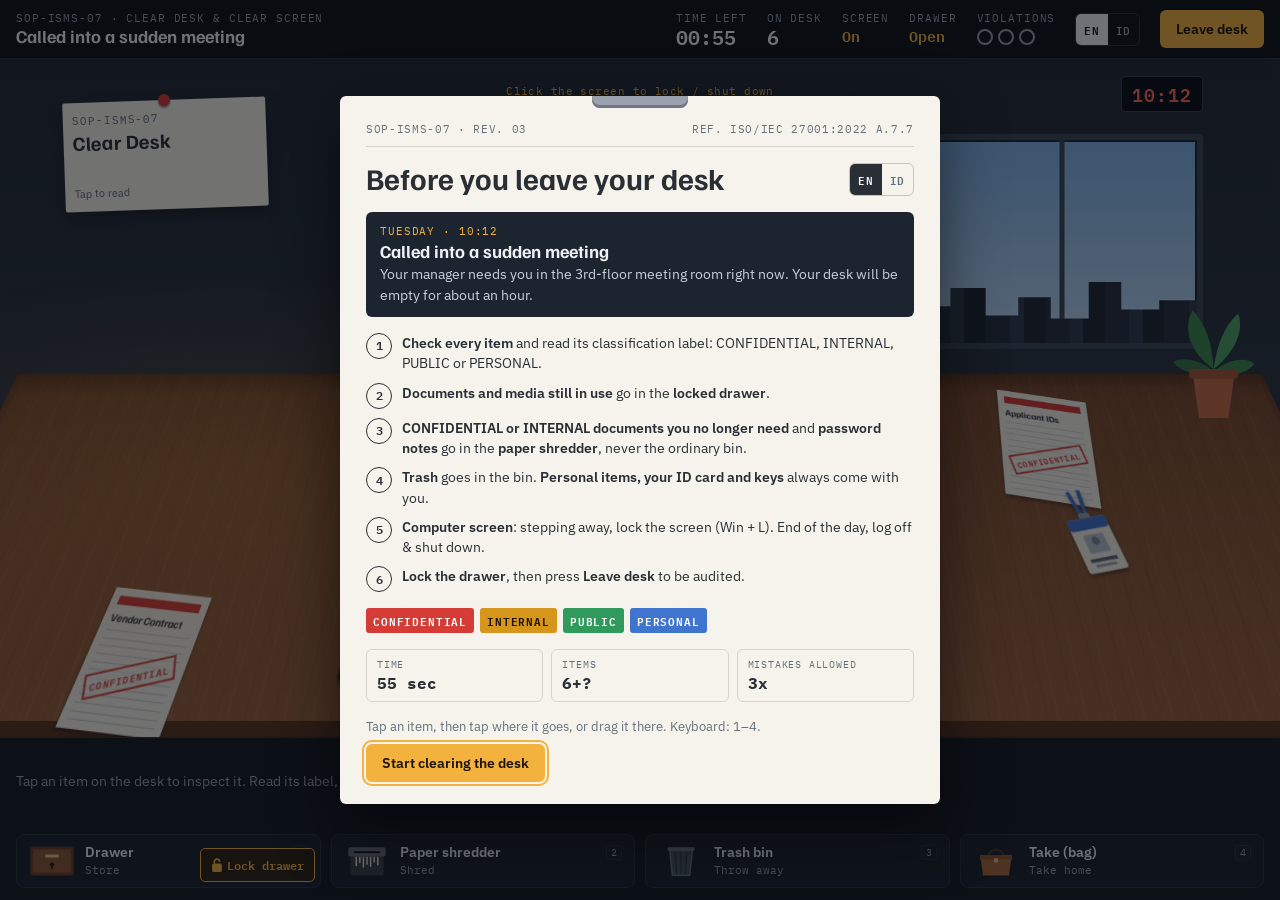
<file: clear-desk/index.html>
<!doctype html>
<html lang="en">
<head>
<meta charset="utf-8">
<meta name="viewport" content="width=device-width, initial-scale=1, viewport-fit=cover">
<meta name="theme-color" content="#0e1318">
<meta name="description" content="Clear Desk 17.00: a clear desk & clear screen SOP game (ISO/IEC 27001 A.7.7) by Ihsan Mahendra · Holy Doughnut Studio. English and Bahasa Indonesia.">
<meta name="author" content="Ihsan Mahendra">
<link rel="icon" type="image/png" sizes="32x32" href="../assets/favicon-32.png">
<link rel="apple-touch-icon" href="../assets/apple-touch-icon.png">
<style>:root{padding-top:env(safe-area-inset-top,0px);padding-bottom:env(safe-area-inset-bottom,0px)}body{margin:0}img{max-width:100%}[hidden]{display:none!important}</style>
<title>Clear Desk 17.00</title>
<link rel="preconnect" href="https://fonts.googleapis.com">
<link rel="stylesheet" href="https://fonts.googleapis.com/css2?family=Familjen+Grotesk:wght@500;700&family=IBM+Plex+Sans:wght@400;500;600&family=IBM+Plex+Mono:wght@500;600&family=Caveat:wght@600&display=swap">
<style>
/* Layout: one-screen first-person desk. HUD on top, the desk scene fills the middle,
   an inspector strip and four physical destinations sit under it like the reach of your hands. */
:root {
  color-scheme: dark;
  --ink: #0e1318;          /* HUD + page ground */
  --panel: #161d25;
  --line: #2a3542;
  --text: #edf1f5;
  --muted: #94a2b1;
  --lamp: #f3b23e;         /* accent: desk-lamp amber */
  --lamp-ink: #1d1406;
  --ok: #3cc47c;
  --bad: #ef5a52;
  --t-rahasia: #d43c35;
  --t-internal: #d6951b;
  --t-publik: #2f9a5c;
  --t-pribadi: #3f74cf;
  --t-none: #6b7785;
  --wall: #2b3542;
  --wall-2: #232c37;
  --wood-1: #9a6440;
  --wood-2: #7a4a2c;
  --wood-3: #5a3520;
  --paper: #f6f3ec;
  --paper-ink: #2a2f36;
  --f-display: "Familjen Grotesk", "Arial Narrow", system-ui, sans-serif;
  --f-body: "IBM Plex Sans", system-ui, -apple-system, "Segoe UI", sans-serif;
  --f-mono: "IBM Plex Mono", ui-monospace, "SFMono-Regular", Menlo, monospace;
  --f-hand: "Caveat", "Comic Sans MS", cursive;
}
html, body { height: 100%; }
body {
  background: var(--ink); color: var(--text);
  font-family: var(--f-body); font-size: 14px; overflow: hidden;
  -webkit-tap-highlight-color: transparent;
}
button { font: inherit; color: inherit; }
:focus-visible { outline: 2px solid var(--lamp); outline-offset: 2px; }

#app {
  height: 100%; display: grid;
  grid-template-rows: auto 1fr auto auto;
  max-width: 1400px; margin: 0 auto;
}

/* ---------- HUD ---------- */
.hud {
  display: flex; align-items: center; gap: 12px 20px; flex-wrap: wrap;
  padding-block: 10px;
  padding-left: max(16px, env(safe-area-inset-left, 0px));
  padding-right: max(16px, env(safe-area-inset-right, 0px));
  border-bottom: 1px solid var(--line);
}
.hud .doc-id { display: flex; flex-direction: column; gap: 2px; min-width: 0; flex: 1 1 180px; }
.eyebrow { font-family: var(--f-mono); font-size: 11px; letter-spacing: .08em; text-transform: uppercase; color: var(--muted); }
.scen-name { font-family: var(--f-display); font-weight: 700; font-size: 18px; line-height: 1.1; text-wrap: balance; }
.stat { display: flex; flex-direction: column; gap: 2px; align-items: flex-start; }
.stat b { font-family: var(--f-mono); font-size: 20px; font-variant-numeric: tabular-nums; font-weight: 600; line-height: 1; }
#timer.warn { color: var(--bad); }
.stat b.state { font-size: 15px; line-height: 20px; }
.stat b.state.attn { color: var(--lamp); }
.stat b.state.good { color: var(--ok); }
.pips { display: flex; gap: 5px; height: 20px; align-items: center; }
.pip { width: 12px; height: 12px; border-radius: 50%; border: 2px solid var(--muted); }
.pip.on { background: var(--bad); border-color: var(--bad); }
.btn {
  border: 0; border-radius: 6px; padding: 10px 16px; cursor: pointer;
  font-weight: 600; background: var(--lamp); color: var(--lamp-ink);
}
.btn:hover { filter: brightness(1.08); }
.btn.ghost { background: transparent; color: var(--text); border: 1px solid var(--line); }
.btn:disabled { opacity: .45; cursor: not-allowed; filter: none; }

/* ---------- Scene ---------- */
.scene { position: relative; overflow: hidden; container-type: size; min-height: 0; }
.wall {
  position: absolute; inset: 0 0 auto 0; height: 52%;
  background: linear-gradient(180deg, var(--wall-2), var(--wall));
}
.window {
  position: absolute; right: 6cqw; top: 11cqh; width: min(22cqw, 40cqh); height: 30cqh;
  border: 6px solid #3b4757; border-radius: 3px;
  background: linear-gradient(180deg, #4b5d8a 0%, #c9748a 55%, #f2b36b 100%);
  box-shadow: inset 0 0 0 2px #1d242d;
}
.window::before { content: ""; position: absolute; left: 50%; top: 0; bottom: 0; width: 5px; background: #3b4757; transform: translateX(-50%); }
.window::after { content: ""; position: absolute; left: 0; right: 0; bottom: 0; height: 30%;
  background: repeating-linear-gradient(90deg, #26303e 0 9%, #313d4e 9% 14%, #1e2733 14% 22%); clip-path: polygon(0 40%, 9% 40%, 9% 10%, 22% 10%, 22% 55%, 34% 55%, 34% 25%, 46% 25%, 46% 60%, 60% 60%, 60% 0, 72% 0, 72% 45%, 86% 45%, 86% 30%, 100% 30%, 100% 100%, 0 100%); }
.scene.day .window { background: linear-gradient(180deg, #7fb2e6 0%, #b9d8f2 100%); }
.scene.night .window { background: linear-gradient(180deg, #0b1226 0%, #1b2440 100%); }
.scene.night .window::after { background: repeating-linear-gradient(90deg, #121a29 0 9%, #1a2335 9% 14%, #0f1522 14% 22%); }
.scene.night .wall { background: linear-gradient(180deg, #161c25, #1d2530); }

.poster {
  position: absolute; left: 5cqw; top: 6cqh; width: min(19cqw, 30cqh);
  background: var(--paper); color: var(--paper-ink); border: 0; border-radius: 2px;
  padding: 1.6cqh 1.4cqh; text-align: left; cursor: pointer;
  box-shadow: 0 6px 14px rgba(0,0,0,.35); transform: rotate(-2deg);
  display: flex; flex-direction: column; gap: .8cqh;
}
.poster::before { content: ""; position: absolute; top: -6px; left: 50%; width: 12px; height: 12px; border-radius: 50%; background: var(--t-rahasia); transform: translateX(-50%); box-shadow: 0 2px 2px rgba(0,0,0,.4); }
.poster .p-k { font-family: var(--f-mono); font-size: clamp(7px, 1.7cqh, 11px); letter-spacing: .08em; color: #5d6772; }
.poster .p-t { font-family: var(--f-display); font-weight: 700; font-size: clamp(10px, 3.2cqh, 20px); line-height: 1; }
.poster .p-r { height: 4px; background: repeating-linear-gradient(90deg, #c4c9cf 0 70%, transparent 70% 100%); }
.poster .p-h { font-size: clamp(7px, 1.6cqh, 11px); color: #5d6772; }
.poster:hover { transform: rotate(-2deg) translateY(-2px); }

.wallclock {
  position: absolute; right: 6cqw; top: 2.5cqh;
  font-family: var(--f-mono); font-weight: 600; font-size: clamp(11px, 3cqh, 18px);
  padding: 2px 10px; border-radius: 4px; background: #0b0f14; color: #ff6b5c;
  border: 1px solid #39434f; font-variant-numeric: tabular-nums; letter-spacing: .06em;
}

.lampglow { position: absolute; inset: 0; pointer-events: none;
  background: radial-gradient(ellipse 55% 45% at 18% 62%, rgba(243,178,62,.16), transparent 70%); }
.scene.night .lampglow { background: radial-gradient(ellipse 60% 50% at 18% 64%, rgba(243,178,62,.26), transparent 70%), linear-gradient(rgba(5,8,14,.25), rgba(5,8,14,.25)); }

/* desk plane in first-person perspective */
.deskwrap { position: absolute; left: 0; right: 0; top: 44%; bottom: 0; perspective: 900px; perspective-origin: 50% -40%; }
.desk {
  position: absolute; left: -12%; right: -12%; top: -6%; bottom: 0;
  transform-origin: 50% 100%; transform: rotateX(38deg);
  --u: min(8.5cqw, 13.5cqh);
  background:
    repeating-linear-gradient(92deg, rgba(0,0,0,.05) 0 2px, transparent 2px 11px, rgba(255,255,255,.035) 11px 13px, transparent 13px 29px),
    linear-gradient(180deg, var(--wood-2), var(--wood-1));
  box-shadow: inset 0 -14px 0 var(--wood-3), inset 0 10px 24px rgba(0,0,0,.35);
}
.keyboard {
  position: absolute; left: 50%; top: 9%; width: calc(var(--u) * 2.6); height: calc(var(--u) * .8);
  transform: translateX(-50%); border-radius: 5px; background-color: #2c3138;
  box-shadow: 0 3px 0 #1b1f24, inset 0 0 0 4px #2c3138;
  background-image: repeating-linear-gradient(90deg, transparent 0 6.5%, #2c3138 6.5% 7.5%), repeating-linear-gradient(0deg, #4a525c 0 21%, #2c3138 21% 25%);
}

.item {
  position: absolute; border: 0; padding: 0; background: none; cursor: grab;
  transform: translate(-50%, -50%) rotate(var(--r, 0deg));
  touch-action: none; filter: drop-shadow(0 3px 2px rgba(0,0,0,.35));
  transition: transform .18s ease, opacity .25s ease, filter .18s;
  font-size: calc(var(--u) * .11);
}
.item { z-index: 2; }
.item.k-doc, .item.k-folder, .item.k-brochure, .item.k-laptop { z-index: 1; }
.item.sel { z-index: 3; }
.item:hover { filter: drop-shadow(0 6px 4px rgba(0,0,0,.4)) brightness(1.06); }
.item.sel { filter: drop-shadow(0 0 0 var(--lamp)) drop-shadow(0 0 6px var(--lamp)) drop-shadow(0 0 2px var(--lamp)); }
.item.dragging { opacity: .25; }
.item.gone { opacity: 0; transform: translate(-50%, 20%) rotate(var(--r)) scale(.4); pointer-events: none; }
.item.shake { animation: shake .4s; }
.item.arrive { animation: arrive .6s ease-out; }
.item.fresh { animation: fresh 1.2s ease-in-out infinite; z-index: 3; }
.item.fresh::before {
  content: attr(data-badge); position: absolute; left: 50%; top: -1.9em; transform: translateX(-50%);
  background: var(--lamp); color: var(--lamp-ink); font-family: var(--f-mono); font-weight: 600;
  font-size: max(10px, 1.1em); letter-spacing: .06em; padding: 1px 6px; border-radius: 3px; white-space: nowrap;
}
@keyframes fresh { 0%, 100% { filter: drop-shadow(0 0 0 var(--lamp)); } 50% { filter: drop-shadow(0 0 9px var(--lamp)) drop-shadow(0 0 3px var(--lamp)); } }
#left.attn { color: var(--lamp); }
@keyframes shake { 0%,100% { margin-left: 0 } 20% { margin-left: -6px } 40% { margin-left: 6px } 60% { margin-left: -4px } 80% { margin-left: 4px } }
@keyframes arrive { from { opacity: 0; margin-top: -40px } to { opacity: 1; margin-top: 0 } }
.item svg { display: block; width: 100%; height: 100%; }

.k-doc { width: var(--u); height: calc(var(--u) * 1.3); }
.k-folder { width: calc(var(--u) * 1.15); height: calc(var(--u) * 1.3); }
.k-brochure { width: calc(var(--u) * .95); height: calc(var(--u) * 1.2); }
.k-receipt { width: calc(var(--u) * .55); height: calc(var(--u) * 1.15); }
.k-sticky { width: calc(var(--u) * .66); height: calc(var(--u) * .66); }
.k-usb { width: calc(var(--u) * .72); height: calc(var(--u) * .27); }
.k-hdd { width: calc(var(--u) * .62); height: calc(var(--u) * .85); }
.k-card { width: calc(var(--u) * .55); height: calc(var(--u) * 1.05); }
.k-key { width: calc(var(--u) * .7); height: calc(var(--u) * .28); }
.k-phone { width: calc(var(--u) * .48); height: calc(var(--u) * .95); }
.k-wallet { width: calc(var(--u) * .85); height: calc(var(--u) * .6); }
.k-laptop { width: calc(var(--u) * 1.6); height: calc(var(--u) * 1.05); }
.k-cup { width: calc(var(--u) * .62); height: calc(var(--u) * .62); }
.k-wrapper { width: calc(var(--u) * .8); height: calc(var(--u) * .66); }

.paper, .receipt, .broch {
  width: 100%; height: 100%; background: var(--paper); color: var(--paper-ink);
  position: relative; overflow: hidden; text-align: left; padding: 9% 9%;
  display: flex; flex-direction: column; gap: 6%;
}
.phead { height: 7%; min-height: 3px; }
.ptitle { font-family: var(--f-display); font-weight: 700; font-size: 1.1em; line-height: 1.05; }
.plines { flex: 1; background: repeating-linear-gradient(180deg, #c9cdd3 0 1px, transparent 1px 9%); }
.stamp {
  position: absolute; left: 50%; top: 62%; transform: translate(-50%, -50%) rotate(-18deg);
  border: 2px solid var(--t-rahasia); color: var(--t-rahasia); font-family: var(--f-mono); font-weight: 600;
  font-size: .95em; padding: 1px 4px; letter-spacing: .06em; background: rgba(246,243,236,.6);
}
.receipt { clip-path: polygon(0 0, 100% 0, 100% 96%, 90% 100%, 80% 96%, 70% 100%, 60% 96%, 50% 100%, 40% 96%, 30% 100%, 20% 96%, 10% 100%, 0 96%); font-size: .85em; }
.broch .bimg { height: 45%; background: linear-gradient(135deg, #2f9a5c, #4ec3b0 60%, #f3d36b); }
.folder { display: block; width: 100%; height: 100%; position: relative; }
.folder .flabel { display: block; }
.folder .ftab { position: absolute; left: 6%; top: 0; width: 38%; height: 10%; background: #d9b467; border-radius: 4px 4px 0 0; }
.folder .fbody { position: absolute; inset: 8% 0 0 0; background: #e7c47a; border-radius: 2px 3px 3px 3px; padding: 12% 10%; color: #4a3612; text-align: left; overflow: hidden; }
.folder .flabel { background: var(--paper); padding: 4% 6%; font-family: var(--f-display); font-weight: 700; font-size: 1.05em; line-height: 1.05; }
.folder .stamp { top: 70%; background: rgba(231,196,122,.6); }
.sticky { display: block; width: 100%; height: 100%; background: #f7e36b; color: #2b2a6e; font-family: var(--f-hand); font-size: 1.55em; line-height: 1; padding: 10%; text-align: left; overflow: hidden; }
.sticky.alt { background: #f9b6c8; }

/* monitor stands on the back of the desk, facing you */
.monitor {
  position: absolute; left: 50%; bottom: 47%; transform: translateX(-50%);
  width: min(36cqw, 56cqh); border: 0; background: none; padding: 0; cursor: pointer;
  display: flex; flex-direction: column; align-items: center;
}
.bezel { display: block; width: 100%; aspect-ratio: 16 / 10; background: #15191e; border-radius: 6px; padding: 3.5%; box-shadow: 0 10px 24px rgba(0,0,0,.45); position: relative; }
.monitor:hover .bezel { box-shadow: 0 0 0 2px var(--lamp), 0 10px 24px rgba(0,0,0,.45); }
.screen { display: block; width: 100%; height: 100%; text-align: left; border-radius: 2px; overflow: hidden; position: relative; font-family: var(--f-mono); }
.neck { display: block; width: 10%; height: 9cqh; max-height: 40px; background: linear-gradient(90deg, #22272e, #3a414b, #22272e); }
.base { display: block; width: 34%; height: 1.6cqh; min-height: 6px; background: #2a3038; border-radius: 6px 6px 2px 2px; }
.led { position: absolute; right: 5%; bottom: 1.3%; width: 5px; height: 5px; border-radius: 50%; background: #39d27a; }
.screen.off + .led, .monitor.is-off .led { background: #e59a2e; }
.monitor-hint { position: absolute; left: 50%; top: -1.8em; transform: translateX(-50%); white-space: nowrap; font-size: 11px; font-family: var(--f-mono); color: var(--lamp); letter-spacing: .04em; }

.scr-on { position: absolute; inset: 0; background: #f4f6f8; display: flex; flex-direction: column; font-size: clamp(5px, 1.5cqh, 10px); color: #24303c; }
.scr-on .bar { background: #1f7a4a; color: #fff; padding: 2% 3%; display: flex; justify-content: space-between; }
.scr-on .grid { flex: 1; background:
  repeating-linear-gradient(90deg, transparent 0 calc(20% - 1px), #d3d9df calc(20% - 1px) 20%),
  repeating-linear-gradient(180deg, transparent 0 calc(10% - 1px), #d3d9df calc(10% - 1px) 10%); position: relative; }
.scr-on .grid i { position: absolute; left: 0; right: 0; height: 10%; background: rgba(31,122,74,.12); }
.scr-on .rows { position: absolute; inset: 0; display: grid; grid-template-rows: repeat(10, 1fr); padding-left: 2%; }
.scr-on .rows span { display: block; white-space: nowrap; overflow: hidden; align-self: center; }
.scr-lock { position: absolute; inset: 0; background: linear-gradient(160deg, #1f3a5f, #0e1c2f); color: #e9eef5; display: flex; flex-direction: column; align-items: center; justify-content: center; gap: 4%; font-size: clamp(6px, 1.8cqh, 12px); }
.scr-lock .big { font-family: var(--f-display); font-size: 2.6em; font-weight: 700; line-height: 1; }
.scr-lock .av { width: 14%; aspect-ratio: 1; border-radius: 50%; background: #9fb3c8; }
.scr-off { position: absolute; inset: 0; background: linear-gradient(135deg, #07090c 0 60%, #11161c 60% 62%, #07090c 62%); }

.plant { position: absolute; right: 2cqw; bottom: 47%; width: min(7cqw, 12cqh); aspect-ratio: 1 / 1.4; pointer-events: none; }

/* ---------- Inspector ---------- */
.inspector {
  display: flex; align-items: center; gap: 10px 16px; min-height: 66px;
  padding-block: 10px;
  padding-left: max(16px, env(safe-area-inset-left, 0px));
  padding-right: max(16px, env(safe-area-inset-right, 0px));
  background: var(--panel); border-top: 1px solid var(--line);
}
.inspector .body { min-width: 0; flex: 1; display: flex; flex-direction: column; gap: 3px; }
.inspector .t { font-weight: 600; font-size: 15px; }
.inspector .d { color: var(--muted); font-size: 13px; line-height: 1.35; }
.inspector .empty { color: var(--muted); }
.chip { display: inline-block; font-family: var(--f-mono); font-size: 10.5px; letter-spacing: .08em; padding: 3px 7px; border-radius: 3px; color: #fff; font-weight: 600; white-space: nowrap; }
.chip.RAHASIA { background: var(--t-rahasia); }
.chip.INTERNAL { background: var(--t-internal); color: #1d1406; }
.chip.PUBLIK { background: var(--t-publik); }
.chip.PRIBADI { background: var(--t-pribadi); }
.chip.NONE { background: var(--t-none); }
.keys { font-family: var(--f-mono); font-size: 11px; color: var(--muted); white-space: nowrap; }

/* ---------- Destinations ---------- */
.zones {
  display: grid; grid-template-columns: repeat(4, minmax(0, 1fr)); gap: 10px;
  padding-block: 10px 12px;
  padding-left: max(16px, env(safe-area-inset-left, 0px));
  padding-right: max(16px, env(safe-area-inset-right, 0px));
  background: var(--panel);
}
.zone { position: relative; min-width: 0; }
.zbtn {
  width: 100%; height: 100%; display: flex; align-items: center; gap: 10px;
  background: #1c252f; border: 1px solid var(--line); border-radius: 8px;
  padding: 10px 12px; cursor: pointer; text-align: left;
  transition: border-color .15s, background .15s, transform .15s;
}
.zbtn svg { width: 46px; height: 32px; flex: none; }
.zbtn .zl { display: flex; flex-direction: column; gap: 2px; min-width: 0; }
.zbtn .zn { font-weight: 600; font-size: 13.5px; line-height: 1.15; }
.zbtn .zc { font-family: var(--f-mono); font-size: 11px; color: var(--muted); }
.zbtn .zk { font-family: var(--f-mono); font-size: 10px; color: var(--muted); border: 1px solid var(--line); border-radius: 3px; padding: 0 4px; margin-left: auto; align-self: flex-start; }
.zones.ready .zbtn { border-color: #4a5a6c; }
.zbtn:hover, .zbtn.hot { border-color: var(--lamp); background: #262f3a; }
.zbtn.pulse-ok { animation: pok .5s; }
.zbtn.pulse-bad { animation: pbad .5s; }
@keyframes pok { 50% { background: rgba(60,196,124,.25); border-color: var(--ok); } }
@keyframes pbad { 50% { background: rgba(239,90,82,.25); border-color: var(--bad); } }
.lockbtn {
  position: absolute; right: 6px; bottom: 6px; display: flex; align-items: center; gap: 4px;
  font-family: var(--f-mono); font-size: 12px; font-weight: 600; padding: 6px 10px; border-radius: 5px; cursor: pointer;
  background: #2a2214; border: 1.5px solid var(--lamp); color: var(--lamp);
}
.lockbtn svg { width: 12px; height: 14px; }
.lockbtn.locked { background: var(--ok); border-color: var(--ok); color: #06210f; }

/* ---------- Toast ---------- */
.toast {
  position: fixed; left: 50%; top: calc(76px + env(safe-area-inset-top, 0px)); transform: translate(-50%, -10px);
  width: min(560px, calc(100% - 32px)); background: #0b1015; border: 1px solid var(--line);
  border-left: 4px solid var(--muted); border-radius: 8px; padding: 10px 14px; z-index: 40;
  opacity: 0; pointer-events: none; transition: opacity .2s, transform .2s;
  display: flex; flex-direction: column; gap: 3px; box-shadow: 0 12px 30px rgba(0,0,0,.5);
}
.toast.show { opacity: 1; transform: translate(-50%, 0); }
.toast.ok { border-left-color: var(--ok); }
.toast.bad { border-left-color: var(--bad); }
.toast.info { border-left-color: var(--lamp); }
.toast .tt { font-weight: 600; }
.toast .tx { color: #c9d2db; font-size: 13px; line-height: 1.4; }
.toast .tc { font-family: var(--f-mono); font-size: 11px; color: var(--muted); }

/* ---------- Ghost (drag) ---------- */
.drag-ghost { position: fixed; left: 0; top: 0; z-index: 50; pointer-events: none; transform: translate(-50%, -50%) rotate(var(--r)) scale(1.15); filter: drop-shadow(0 12px 10px rgba(0,0,0,.5)); }

/* ---------- Overlays ---------- */
.overlay {
  position: fixed; inset: 0; z-index: 30; display: flex; align-items: center; justify-content: center;
  background: rgba(6,9,13,.55); overflow-y: auto;
  padding-block: max(16px, env(safe-area-inset-top, 0px)) max(16px, env(safe-area-inset-bottom, 0px));
  padding-left: max(16px, env(safe-area-inset-left, 0px));
  padding-right: max(16px, env(safe-area-inset-right, 0px));
}
.card {
  width: min(600px, 100%); max-height: 100%; overflow-y: auto; margin: auto;
  background: var(--paper); color: var(--paper-ink); border-radius: 6px;
  box-shadow: 0 24px 60px rgba(0,0,0,.55); position: relative;
}
.clip { position: absolute; top: -10px; left: 50%; width: 96px; height: 22px; transform: translateX(-50%); background: #9aa3ad; border-radius: 4px 4px 8px 8px; box-shadow: inset 0 -3px 0 #6f7882; }
.card-in { padding: 26px 26px 22px; display: flex; flex-direction: column; gap: 16px; }
.docmeta { display: flex; justify-content: space-between; gap: 8px; flex-wrap: wrap; font-family: var(--f-mono); font-size: 11px; letter-spacing: .06em; color: #66707b; text-transform: uppercase; border-bottom: 1px solid #d8d4ca; padding-bottom: 10px; }
.card h1, .card h2 { font-family: var(--f-display); font-weight: 700; margin: 0; line-height: 1.05; text-wrap: balance; }
.card h1 { font-size: 30px; }
.card h2 { font-size: 16px; }
.situ { background: #1c252f; color: var(--text); border-radius: 6px; padding: 12px 14px; display: flex; flex-direction: column; gap: 4px; }
.situ .eyebrow { color: var(--lamp); }
.situ p { margin: 0; color: #c9d2db; line-height: 1.45; }
.steps { margin: 0; padding: 0; list-style: none; display: flex; flex-direction: column; gap: 9px; counter-reset: s; }
.steps li { display: grid; grid-template-columns: 26px 1fr; gap: 10px; line-height: 1.45; font-size: 14px; }
.steps li::before { counter-increment: s; content: counter(s); font-family: var(--f-mono); font-weight: 600; font-size: 12px; width: 24px; height: 24px; border-radius: 50%; border: 1.5px solid var(--paper-ink); display: grid; place-items: center; }
.steps b { font-weight: 600; }
.legend { display: flex; flex-wrap: wrap; gap: 6px; }
.rules { display: grid; grid-template-columns: repeat(3, minmax(0, 1fr)); gap: 8px; }
.rule { border: 1px solid #d8d4ca; border-radius: 6px; padding: 8px 10px; display: flex; flex-direction: column; gap: 2px; }
.rule .eyebrow { color: #66707b; font-size: 10px; }
.rule b { font-family: var(--f-mono); font-size: 16px; }
.card .row { display: flex; gap: 10px; flex-wrap: wrap; align-items: center; justify-content: space-between; }
.card .hint { font-size: 12.5px; color: #66707b; }
.card .btn.ghost { color: var(--paper-ink); border-color: #c9c4b8; }

.verdict { display: flex; align-items: center; gap: 16px; flex-wrap: wrap; }
.vstamp { font-family: var(--f-mono); font-weight: 600; font-size: 20px; letter-spacing: .08em; padding: 6px 12px; border: 3px solid currentColor; transform: rotate(-4deg); border-radius: 4px; }
.vstamp.pass { color: #1f8a4f; }
.vstamp.fail { color: var(--t-rahasia); }
.vtext { flex: 1; min-width: 200px; display: flex; flex-direction: column; gap: 4px; }
.vtext p { margin: 0; color: #4a535d; line-height: 1.45; }
.findings { list-style: none; margin: 0; padding: 0; display: flex; flex-direction: column; gap: 8px; }
.findings li { border-left: 4px solid; padding: 6px 10px; background: #efebe2; border-radius: 0 4px 4px 0; display: flex; flex-direction: column; gap: 2px; font-size: 13.5px; line-height: 1.4; }
.findings li.major { border-color: var(--t-rahasia); }
.findings li.minor { border-color: var(--t-internal); }
.findings .fh { display: flex; justify-content: space-between; gap: 8px; flex-wrap: wrap; font-weight: 600; }
.findings .fc { font-family: var(--f-mono); font-size: 11px; color: #66707b; }
.findings .none { border-color: #1f8a4f; }

.menu {
  position: fixed; z-index: 35; background: #0b1015; border: 1px solid var(--line); border-radius: 8px;
  padding: 6px; display: flex; flex-direction: column; gap: 4px; width: 230px; box-shadow: 0 16px 40px rgba(0,0,0,.55);
}
.menu button { text-align: left; background: transparent; border: 0; border-radius: 5px; padding: 9px 10px; cursor: pointer; display: flex; flex-direction: column; gap: 1px; }
.menu button:hover, .menu button:focus-visible { background: #1f2933; }
.menu small { color: var(--muted); font-family: var(--f-mono); font-size: 10.5px; }

@media (max-width: 640px) {
  .hud { gap: 8px 14px; }
  .scen-name { font-size: 15px; }
  .doc-id .eyebrow { display: none; }
  .stat b { font-size: 17px; }
  .zones { gap: 6px; }
  .zbtn { flex-direction: column; align-items: flex-start; gap: 4px; padding: 8px; }
  .zbtn svg { width: 36px; height: 25px; }
  .zbtn .zn { font-size: 12px; }
  .zbtn .zk, .keys { display: none; }
  .lockbtn { right: 4px; bottom: auto; top: 4px; font-size: 10px; padding: 3px 6px; }
  .card-in { padding: 22px 18px 18px; }
  .card h1 { font-size: 24px; }
  .rules { grid-template-columns: 1fr 1fr 1fr; }
  .rule b { font-size: 14px; }
  .monitor-hint { display: none; }
}
@media (prefers-reduced-motion: reduce) {
  *, *::before, *::after { animation: none !important; transition: none !important; }
}
.langbtn { display: inline-flex; flex: none; border: 1px solid var(--line); border-radius: 6px; padding: 0; overflow: hidden; background: transparent; cursor: pointer; font-family: var(--f-mono); font-size: 11px; font-weight: 600; letter-spacing: .06em; }
.langbtn span { padding: 6px 8px; color: var(--muted); }
.langbtn span.on { background: var(--text); color: var(--ink); }
.card .langbtn { border-color: #c9c4b8; }
.card .langbtn span { color: #66707b; }
.card .langbtn span.on { background: var(--paper-ink); color: var(--paper); }
.titlerow { display: flex; justify-content: space-between; align-items: center; gap: 12px; flex-wrap: wrap; }
</style>
</head>
<body>

<div id="app">
  <header class="hud">
    <div class="doc-id">
      <span class="eyebrow">SOP-ISMS-07 · Clear Desk &amp; Clear Screen</span>
      <span class="scen-name" id="scenName"></span>
    </div>
    <div class="stat"><span class="eyebrow" data-t="timeLeft"></span><b id="timer">01:30</b></div>
    <div class="stat"><span class="eyebrow" data-t="onDesk"></span><b id="left">0</b></div>
    <div class="stat"><span class="eyebrow" data-t="hudScreen"></span><b class="state" id="stScreen"></b></div>
    <div class="stat"><span class="eyebrow" data-t="hudDrawer"></span><b class="state" id="stDrawer"></b></div>
    <div class="stat"><span class="eyebrow" data-t="viol"></span><div class="pips" id="pips"></div></div>
    <button class="langbtn" type="button" data-lang-toggle></button>
    <button class="btn" id="leaveBtn" type="button" data-t="leave"></button>
  </header>

  <main class="scene" id="scene">
    <div class="wall"></div>
    <div class="window" aria-hidden="true"></div>
    <button class="poster" id="poster" type="button" data-t-aria="posterAria">
      <span class="p-k">SOP-ISMS-07</span>
      <span class="p-t">Clear Desk</span>
      <span class="p-r"></span><span class="p-r"></span><span class="p-r"></span>
      <span class="p-h" data-t="posterHint"></span>
    </button>
    <div class="wallclock" id="wallclock">16:55</div>
    <div class="deskwrap">
      <div class="desk" id="desk"><div class="keyboard" aria-hidden="true"></div></div>
    </div>
    <svg class="plant" viewBox="0 0 50 70" aria-hidden="true">
      <path d="M25 40 C10 30 6 14 12 4 C20 12 24 24 25 40Z" fill="#3f8a55"/>
      <path d="M25 40 C38 30 44 16 40 6 C32 13 27 24 25 40Z" fill="#4fa266"/>
      <path d="M25 42 C18 34 4 32 0 36 C8 44 18 44 25 42Z" fill="#357a49"/>
      <path d="M25 42 C32 34 46 32 50 37 C42 45 32 45 25 42Z" fill="#3f8a55"/>
      <path d="M12 42 H38 L34 70 H16Z" fill="#c76f4a"/>
      <rect x="10" y="40" width="30" height="6" rx="2" fill="#a85a3a"/>
    </svg>
    <button class="monitor" id="monitor" type="button" data-t-aria="monAria">
      <span class="monitor-hint" id="monHint"></span>
      <span class="bezel"><span class="screen" id="screen"></span><span class="led"></span></span>
      <span class="neck"></span><span class="base"></span>
    </button>
    <div class="lampglow"></div>
  </main>

  <section class="inspector" id="inspector" aria-live="polite"></section>

  <nav class="zones" id="zones" data-t-aria="zonesAria">
    <div class="zone">
      <button class="zbtn" data-dest="laci" type="button">
        <svg viewBox="0 0 64 44" aria-hidden="true"><rect x="2" y="2" width="60" height="40" rx="3" fill="#6b4129"/><rect x="6" y="6" width="52" height="32" rx="2" fill="#8d5835"/><rect x="22" y="13" width="20" height="4" rx="2" fill="#d9c08a"/><circle cx="32" cy="27" r="3" fill="#24150c"/><rect x="31" y="27" width="2" height="6" fill="#24150c"/></svg>
        <span class="zl"><span class="zn" data-t="d_laci"></span><span class="zc" data-count="laci"></span></span>
        <span class="zk">1</span>
      </button>
      <button class="lockbtn" id="lockBtn" type="button" aria-pressed="false"></button>
    </div>
    <div class="zone">
      <button class="zbtn" data-dest="penghancur" type="button">
        <svg viewBox="0 0 64 44" aria-hidden="true"><rect x="6" y="3" width="52" height="13" rx="3" fill="#6a7480"/><rect x="14" y="8.5" width="36" height="2.5" fill="#0f1114"/><rect x="9" y="16" width="46" height="26" rx="2" fill="#3c434c"/><g fill="#ece8de"><rect x="16" y="16" width="2" height="13"/><rect x="21" y="16" width="2" height="9"/><rect x="26" y="16" width="2" height="15"/><rect x="31" y="16" width="2" height="11"/><rect x="36" y="16" width="2" height="14"/><rect x="41" y="16" width="2" height="8"/><rect x="46" y="16" width="2" height="12"/></g></svg>
        <span class="zl"><span class="zn" data-t="d_penghancur"></span><span class="zc" data-count="penghancur"></span></span>
        <span class="zk">2</span>
      </button>
    </div>
    <div class="zone">
      <button class="zbtn" data-dest="sampah" type="button">
        <svg viewBox="0 0 64 44" aria-hidden="true"><path d="M16 6 H48 L44 42 H20Z" fill="#4a5562"/><path d="M16 6 H48 L44 42 H20Z" fill="none" stroke="#6b7785" stroke-width="2"/><g stroke="#2e3640" stroke-width="1.5"><line x1="24" y1="10" x2="26" y2="40"/><line x1="32" y1="10" x2="32" y2="40"/><line x1="40" y1="10" x2="38" y2="40"/></g><rect x="13" y="3" width="38" height="5" rx="2" fill="#6b7785"/></svg>
        <span class="zl"><span class="zn" data-t="d_sampah"></span><span class="zc" data-count="sampah"></span></span>
        <span class="zk">3</span>
      </button>
    </div>
    <div class="zone">
      <button class="zbtn" data-dest="tas" type="button">
        <svg viewBox="0 0 64 44" aria-hidden="true"><path d="M22 14 C22 4 42 4 42 14" fill="none" stroke="#5a3520" stroke-width="3"/><path d="M10 14 H54 L50 42 H14Z" fill="#a8683d"/><rect x="10" y="14" width="44" height="6" fill="#8d5532"/><rect x="29" y="18" width="6" height="6" rx="1" fill="#d9c08a"/></svg>
        <span class="zl"><span class="zn" data-t="d_tas"></span><span class="zc" data-count="tas"></span></span>
        <span class="zk">4</span>
      </button>
    </div>
  </nav>
</div>

<div class="toast" id="toast" role="status"><span class="tt"></span><span class="tx"></span><span class="tc"></span></div>

<div class="menu" id="monMenu" hidden role="menu">
  <button type="button" data-act="lock" role="menuitem"><span data-t="m_lock"></span><small data-t="m_lockSub"></small></button>
  <button type="button" data-act="off" role="menuitem"><span data-t="m_off"></span><small data-t="m_offSub"></small></button>
  <button type="button" data-act="cancel" role="menuitem"><span data-t="m_cancel"></span></button>
</div>

<div class="overlay" id="brief">
  <div class="card" role="dialog" aria-modal="true" aria-labelledby="briefTitle">
    <div class="clip"></div>
    <div class="card-in">
      <div class="docmeta"><span>SOP-ISMS-07 · Rev. 03</span><span>Ref. ISO/IEC 27001:2022 A.7.7</span></div>
      <div class="titlerow"><h1 id="briefTitle" data-t="briefTitle"></h1><button class="langbtn" type="button" data-lang-toggle></button></div>
      <div class="situ"><span class="eyebrow" id="briefWhen"></span><h2 id="briefScen" style="font-size:18px"></h2><p id="briefDesc"></p></div>
      <ol class="steps">
        <li><span data-th="s1"></span></li>
        <li><span data-th="s2"></span></li>
        <li><span data-th="s3"></span></li>
        <li><span data-th="s4"></span></li>
        <li><span data-th="s5"></span></li>
        <li><span data-th="s6"></span></li>
      </ol>
      <div class="legend"><span class="chip RAHASIA" data-tag="RAHASIA"></span><span class="chip INTERNAL" data-tag="INTERNAL"></span><span class="chip PUBLIK" data-tag="PUBLIK"></span><span class="chip PRIBADI" data-tag="PRIBADI"></span></div>
      <div class="rules">
        <div class="rule"><span class="eyebrow" data-t="r_time"></span><b id="rTime"></b></div>
        <div class="rule"><span class="eyebrow" data-t="r_items"></span><b id="rItems"></b></div>
        <div class="rule"><span class="eyebrow" data-t="r_max"></span><b id="rMax"></b></div>
      </div>
      <div class="row">
        <span class="hint" data-t="hint"></span>
        <button class="btn" id="startBtn" type="button"></button>
      </div>
    </div>
  </div>
</div>

<div class="overlay" id="confirm" hidden>
  <div class="card" role="dialog" aria-modal="true" aria-labelledby="chkTitle">
    <div class="clip"></div>
    <div class="card-in">
      <div class="docmeta"><span>SOP-ISMS-07</span><span data-t="chkStep"></span></div>
      <h1 id="chkTitle" data-t="chkTitle"></h1>
      <p class="hint" style="margin:0;font-size:14px" data-t="chkTx"></p>
      <div class="rules">
        <div class="rule"><span class="eyebrow" data-t="onDesk"></span><b id="chkItems"></b></div>
        <div class="rule"><span class="eyebrow" data-t="hudScreen"></span><b id="chkScreen"></b></div>
        <div class="rule"><span class="eyebrow" data-t="hudDrawer"></span><b id="chkDrawer"></b></div>
      </div>
      <div class="row">
        <button class="btn ghost" id="chkBack" type="button" data-t="chkBack"></button>
        <button class="btn" id="chkGo" type="button" data-t="chkGo"></button>
      </div>
    </div>
  </div>
</div>

<div class="overlay" id="result" hidden>
  <div class="card" role="dialog" aria-modal="true" aria-labelledby="resTitle">
    <div class="clip"></div>
    <div class="card-in">
      <div class="docmeta"><span data-t="resDoc"></span><span id="resWhen"></span></div>
      <div class="verdict"><span class="vstamp" id="resStamp"></span><div class="vtext"><h1 id="resTitle"></h1><p id="resSub"></p></div></div>
      <div class="rules">
        <div class="rule"><span class="eyebrow" data-t="timeLeft"></span><b id="resTime">0</b></div>
        <div class="rule"><span class="eyebrow" data-t="res_done"></span><b id="resDone">0</b></div>
        <div class="rule"><span class="eyebrow" data-t="viol"></span><b id="resViol">0</b></div>
      </div>
      <div class="titlerow"><h2 data-t="findings"></h2><button class="langbtn" type="button" data-lang-toggle></button></div>
      <ul class="findings" id="resList"></ul>
      <div class="row">
        <button class="btn ghost" id="sopBtn" type="button" data-t="sopBtn"></button>
        <button class="btn" id="againBtn" type="button" data-t="again"></button>
      </div>
    </div>
  </div>
</div>

<script data-audio-fix>(function(){var A=window.AudioContext||window.webkitAudioContext;if(!A)return;var L=[];function P(o){var c=o===undefined?new A():new A(o);L.push(c);return c}P.prototype=A.prototype;window.AudioContext=P;if(window.webkitAudioContext)window.webkitAudioContext=P;try{if(navigator.audioSession)navigator.audioSession.type="playback"}catch(e){}var ios=/iP(hone|ad|od)/.test(navigator.userAgent)||(navigator.platform==="MacIntel"&&navigator.maxTouchPoints>1),el=null;function silent(){var n=800,b=new Uint8Array(44+n),v=new DataView(b.buffer),w=function(o,t){for(var i=0;i<t.length;i++)b[o+i]=t.charCodeAt(i)};w(0,"RIFF");v.setUint32(4,36+n,true);w(8,"WAVEfmt ");v.setUint32(16,16,true);v.setUint16(20,1,true);v.setUint16(22,1,true);v.setUint32(24,8000,true);v.setUint32(28,8000,true);v.setUint16(32,1,true);v.setUint16(34,8,true);w(36,"data");v.setUint32(40,n,true);b.fill(128,44);var s="";for(var i=0;i<b.length;i++)s+=String.fromCharCode(b[i]);return"data:audio/wav;base64,"+btoa(s)}function unlock(){if(document.hidden)return;for(var i=0;i<L.length;i++){var c=L[i];if(c.state!=="running"&&c.state!=="closed"){try{var r=c.resume();if(r&&r.catch)r.catch(function(){})}catch(e){}}}if(ios&&!el&&!navigator.audioSession&&L.length){try{el=new Audio(silent());el.loop=true;el.setAttribute("playsinline","");el.volume=0.01;var q=el.play();if(q&&q.catch)q.catch(function(){el=null})}catch(e){el=null}}}["pointerup","touchend","click","keydown"].forEach(function(t){window.addEventListener(t,unlock,true)})})();</script>
<script>function a0_0x4cc4(_0xc47b09,_0x4904de){const _0x4e82c1=a0_0x4e82();return a0_0x4cc4=function(_0x4cc435,_0x185a86){_0x4cc435=_0x4cc435-0x113;let _0x167119=_0x4e82c1[_0x4cc435];return _0x167119;},a0_0x4cc4(_0xc47b09,_0x4904de);}function a0_0x4e82(){const _0x55779f=['noclick','major','Catatan\x20password\x20yang\x20dibawa\x20bisa\x20hilang\x20di\x20jalan.\x20Hancurkan,\x20lalu\x20ganti\x20password.','Tender\x20Bid','Sticky\x20Note:\x20New\x20Password','CONFIDENTIAL','scrNotLockedTx','On\x20desk','\x20pelanggaran','C-1022\x20\x20Dimas\x20Pratama\x20\x200813-xxx','Play\x20again:\x20new\x20situation','floor','\x20decisions\x20did\x20not\x20follow\x20the\x20SOP.\x20The\x20limit\x20for\x20this\x20situation\x20is\x20','Tindak\x20lanjutnya\x20dibahas\x20lagi\x20hari\x20Kamis.','ISO\x2027001\x20internal\x20auditors\x20walk\x20the\x20floor\x20on\x20Monday\x20morning.\x20More\x20items,\x20and\x20a\x20stricter\x20violation\x20limit.','pid','#stScreen','hidden','Work\x20ends\x20at\x2017:00.\x20Clear\x20your\x20desk\x20before\x20you\x20go\x20home.\x20Tomorrow\x20morning\x20anyone\x20should\x20be\x20able\x20to\x20use\x20this\x20desk\x20without\x20finding\x20information\x20left\x20behind.','Travel\x20Expense\x20Receipt','#monitor','The\x20desk\x20is\x20not\x20clear','.zbtn','Selasa','Pick\x20an\x20item\x20first','public','Cleared','Kamu\x20mencetaknya\x20tadi\x20siang.\x20Masih\x20dipakai\x20untuk\x20negosiasi.','Nothing\x20left\x20to\x20do\x20on\x20the\x20screen.','temp','Komputer\x20mati','Batal','evFired','type','541985dPtfaj','badgeNew','late','Fotokopi\x20KTP\x20Pelamar','Flashdisk\x20Backup\x20Proyek','Kertas\x20minyak\x20bekas\x20camilan\x20sore.','trash','Open\x20the\x20clear\x20desk\x20SOP','Laci\x20masih\x20terkunci','Storage\x20media\x20with\x20work\x20data\x20is\x20locked\x20in\x20the\x20drawer.','Your\x20manager\x20needs\x20you\x20in\x20the\x203rd-floor\x20meeting\x20room\x20right\x20now.\x20Your\x20desk\x20will\x20be\x20empty\x20for\x20about\x20an\x20hour.','[data-t]','Work\x20Laptop','Log\x20off\x20&\x20shut\x20down','The\x20board\x27s\x202025\x20email\x20archive.\x20It\x20must\x20still\x20be\x20kept.','The\x20submission\x20deadline\x20is\x20next\x20week.','folder','Dokumen\x20RAHASIA\x20tidak\x20boleh\x20dibawa\x20keluar\x20kantor\x20tanpa\x20izin\x20atasan.\x20Simpan\x20di\x20laci\x20terkunci.','Mulai\x20bereskan\x20meja','Satu-satunya\x20kunci\x20laci\x20mejamu.','Waste\x20paper\x20with\x20internal\x20information\x20is\x20shredded.','Lihat\x20sekali\x20lagi\x20mejamu','notulen','\x20dtk','join','ISO\x2027001\x20A.8.1\x20·\x20Perangkat\x20pengguna','\x20item','Media\x20berisi\x20data\x20perusahaan\x20tidak\x20dibawa\x20pulang\x20tanpa\x20izin\x20tertulis.','CONFIDENTIAL\x20documents\x20may\x20not\x20leave\x20the\x20office\x20without\x20your\x20manager\x27s\x20approval.\x20Keep\x20it\x20in\x20the\x20locked\x20drawer.','ISO\x2027001\x20A.5.17\x20·\x20Authentication\x20information','short','A\x20new\x20item\x20on\x20your\x20desk','Drawer','Terkunci\x20·\x20tekan\x20Ctrl+Alt+Del','Informasi\x20INTERNAL\x20bukan\x20untuk\x20pihak\x20luar.\x20Kertas\x20bekasnya\x20dihancurkan,\x20bukan\x20dibuang\x20utuh.','querySelector','Opens\x20the\x205th\x20floor\x20and\x20the\x20server\x20room.','Sudah\x20dingin,\x20tinggal\x20ampas.','onlyLocked','C-1023\x20\x20Sari\x20Wulandari\x200857-xxx','shift','msg','Dokumen\x20ini\x20sudah\x20tidak\x20berlaku.\x20Tidak\x20perlu\x20disimpan,\x20hancurkan\x20saja.','pipsAria','Vendor\x20Partnership\x20Contract','20tgxNYc','C-1028\x20\x20Fajar\x20Nugroho\x20\x200852-xxx','phone','Time','sampah','internalDispose','noneTx','Password\x20di\x20kertas\x20tetap\x20terbaca\x20walau\x20sudah\x20di\x20tempat\x20sampah.\x20Hancurkan,\x20lalu\x20ganti\x20password.','Off','Baca\x20SOP','#againBtn','At\x20the\x20end\x20of\x20the\x20day\x20the\x20computer\x20must\x20be\x20logged\x20off\x20and\x20shut\x20down.\x20Locking\x20the\x20screen\x20is\x20only\x20for\x20stepping\x20away.','Media\x20penyimpanan\x20berisi\x20data\x20kerja\x20dikunci\x20di\x20laci.','Too\x20many\x20violations','Colleague\x27s\x20Folder:\x20Performance\x20Reviews','Waste\x20paper\x20with\x20internal\x20information\x20does\x20not\x20go\x20home\x20with\x20you.\x20Shred\x20it.','screen','#lockBtn','clientHeight','pcIsOff','Kontrak\x20Kerja\x20Sama\x20Vendor','The\x20shredder\x20is\x20not\x20for\x20personal\x20belongings.\x20Take\x20it\x20home.','ISO\x2027001\x20A.5.10\x20·\x20Acceptable\x20use\x20of\x20information\x20and\x20assets','Dokumen\x20Penawaran\x20Tender','3907196HuusFx','key','</span></span>','FAILED','lockOn','audit','sheetHead','Safe.\x20For\x20a\x20short\x20absence,\x20locking\x20the\x20screen\x20would\x20have\x20been\x20enough.','now','alt','notClear','</span><span>','Layar\x20tidak\x20dikunci','tas','dLockedTx','ready','night','s\x20are','Akhir\x20hari\x20kerja','findIndex','pointerup','slot','Sampah\x20dibuang\x20ke\x20tempatnya.','<svg\x20viewBox=\x220\x200\x2050\x2068\x22><rect\x20x=\x221\x22\x20y=\x221\x22\x20width=\x2248\x22\x20height=\x2266\x22\x20rx=\x227\x22\x20fill=\x22#22272e\x22/><rect\x20x=\x226\x22\x20y=\x226\x22\x20width=\x2238\x22\x20height=\x2256\x22\x20rx=\x224\x22\x20fill=\x22#2f353d\x22/><circle\x20cx=\x2225\x22\x20cy=\x2258\x22\x20r=\x222\x22\x20fill=\x22#39d27a\x22/><rect\x20x=\x2212\x22\x20y=\x2212\x22\x20width=\x2226\x22\x20height=\x229\x22\x20rx=\x221\x22\x20fill=\x22#d43c35\x22/><rect\x20x=\x2215\x22\x20y=\x2215\x22\x20width=\x2220\x22\x20height=\x223\x22\x20fill=\x22#f6f3ec\x22/></svg>','Minutes','Thursday','stOff','click','Computer\x20off','<b>Check\x20every\x20item</b>\x20and\x20read\x20its\x20classification\x20label:\x20CONFIDENTIAL,\x20INTERNAL,\x20PUBLIC\x20or\x20PERSONAL.','function','closest','ISO\x2027001\x20A.7.2\x20·\x20Physical\x20entry','Where\x20items\x20go','aria-pressed','laptop','Batas\x20salah','#briefWhen','8701tEZtpY','That\x20is\x20your\x20own\x20stuff.\x20Take\x20it\x20home.','A\x20confidential\x20document\x20no\x20longer\x20needed\x20is\x20shredded,\x20not\x20thrown\x20away\x20whole.','Penghancur\x20kertas\x20bukan\x20untuk\x20barang\x20pribadi.\x20Bawa\x20pulang.','clientWidth','Rekan\x20kerja\x20menaruh\x20map\x20di\x20mejamu:\x20\x22Tolong\x20simpankan,\x20ya.\x20Aku\x20buru-buru.\x22','ID\x20&\x20Access\x20Card','C-1024\x20\x20Yoga\x20Saputra\x20\x20\x200821-xxx','moved','Menyimpan\x20catatan\x20password\x20di\x20laci\x20tetap\x20pelanggaran.\x20Hancurkan,\x20lalu\x20ganti\x20password.','INTERNAL\x20information\x20is\x20not\x20for\x20outsiders.\x20Its\x20waste\x20paper\x20is\x20shredded,\x20not\x20binned\x20whole.','text','timeoutTx','Once\x20you\x20leave,\x20your\x20desk\x20is\x20audited.\x20Make\x20sure\x20every\x20SOP\x20step\x20is\x20done.','cup','Findings','offsetHeight','An\x20access\x20card\x20or\x20key\x20left\x20behind\x20can\x20be\x20used\x20by\x20someone\x20else,\x20and\x20a\x20key\x20inside\x20a\x20locked\x20drawer\x20defeats\x20the\x20lock.\x20Always\x20take\x20them.','items','Printer\x20di\x20sebelahmu\x20baru\x20saja\x20mengeluarkan\x20cetakan\x20yang\x20tertinggal.\x20Cetakan\x20itu\x20milikmu.','\x20barang\x20di\x20meja','language','Yes,\x20leave\x20the\x20desk','Batas\x20pelanggaran\x20terlampaui','Logged\x20off\x20&\x20shut\x20down','should','show','code','Simpan','People\x20walking\x20past\x20can\x20no\x20longer\x20read\x20your\x20screen.\x20That\x20is\x20enough\x20when\x20you\x20step\x20away\x20briefly.','RAHASIA','<svg\x20viewBox=\x220\x200\x2080\x2066\x22><path\x20d=\x22M6\x2010\x20L30\x202\x20L52\x208\x20L76\x204\x20L72\x2030\x20L78\x2056\x20L50\x2062\x20L26\x2058\x20L4\x2064\x20L10\x2036Z\x22\x20fill=\x22#e8d7a8\x22/><path\x20d=\x22M14\x2018\x20L40\x2022\x20L64\x2014\x20M12\x2040\x20L36\x2034\x20L66\x2044\x22\x20stroke=\x22#cdb57b\x22\x20stroke-width=\x222\x22\x20fill=\x22none\x22/><ellipse\x20cx=\x2244\x22\x20cy=\x2234\x22\x20rx=\x2212\x22\x20ry=\x227\x22\x20fill=\x22#c9a24f\x22\x20opacity=\x22.6\x22/></svg>','passNotesTx','The\x20follow-ups\x20are\x20discussed\x20again\x20on\x20Thursday.','left','ISO\x2027001\x20A.7.10\x20·\x20Storage\x20media','\x20tertinggal\x20di\x20meja','Temuan','over','deg','Semua\x20barang\x20sudah\x20dibereskan','1–4\x20choose\x20·\x20Esc\x20cancel','Ada\x20','newItem','.zbtn.hot','ISO\x2027001\x20A.5.17\x20·\x20Informasi\x20autentikasi','startKey','pcIsOffTx','Berisi\x20salinan\x20file\x20proyek\x20yang\x20masih\x20berjalan.','allCleared','Main\x20lagi:\x20situasi\x20baru','LULUS','You\x20had\x20to\x20go\x20before\x20the\x20desk\x20was\x20cleared.\x20Information\x20was\x20left\x20on\x20the\x20desk\x20unattended.','Laci\x20bukan\x20tempat\x20sampah.','defaultWhy','KTP\x20Pelamar','tAria','Tidak\x20ada\x20temuan','concat','warn','pointerId','Unlock\x20the\x20drawer,\x20put\x20the\x20item\x20in,\x20then\x20lock\x20it\x20again.','Dokumen\x20internal\x20yang\x20masih\x20dipakai\x20disimpan\x20di\x20laci.','vpn:<br>Rhs#2026!','Isi\x20laci\x20bisa\x20dibuka\x20siapa\x20saja.\x20Kunci\x20laci,\x20lalu\x20bawa\x20kuncinya.','Di\x20akhir\x20hari\x20kerja,\x20komputer\x20wajib\x20di-log\x20off\x20dan\x20dimatikan.\x20Mengunci\x20layar\x20hanya\x20untuk\x20pergi\x20sebentar.','Hiring\x20has\x20closed\x20and\x20the\x20retention\x20period\x20is\x20over.','innerWidth','#stDrawer','#startBtn','Tinggalkan\x20meja','The\x20structure\x20changed\x20last\x20month.\x20No\x20longer\x20used.','itemsLeft','info','state','A\x20confidential\x20document\x20due\x20for\x20destruction\x20must\x20not\x20be\x20taken\x20home.','#resTime','Paper\x20shredder','Sistem\x20memintamu\x20mengganti\x20password.\x20Tanpa\x20sadar\x20kamu\x20mencatat\x20password\x20baru\x20di\x20kertas.','filter','viol','Buka\x20kunci\x20laci\x20dulu,\x20simpan\x20barangnya,\x20lalu\x20kunci\x20lagi.','Masih\x20ada\x20','Komputer\x20hanya\x20dikunci','The\x20shredder\x20is\x20for\x20paper\x20only.\x20Anything\x20else\x20can\x20break\x20it.','Time\x20left','day','.fc','beli\x20galon<br>+\x20token','Close','querySelectorAll','Tender','Penghancur\x20kertas\x20tidak\x20memusnahkan\x20media\x20digital\x20dengan\x20aman.\x20Pemusnahan\x20media\x20lewat\x20tim\x20IT.','dompet','Screen\x20not\x20locked','hot','#monHint','button:not(:disabled)','Shred','Buang','<svg\x20viewBox=\x220\x200\x20160\x20105\x22><rect\x20x=\x222\x22\x20y=\x222\x22\x20width=\x22156\x22\x20height=\x22101\x22\x20rx=\x228\x22\x20fill=\x22#9aa3ad\x22/><rect\x20x=\x226\x22\x20y=\x226\x22\x20width=\x22148\x22\x20height=\x2293\x22\x20rx=\x226\x22\x20fill=\x22#b4bcc5\x22/><circle\x20cx=\x2280\x22\x20cy=\x2252\x22\x20r=\x229\x22\x20fill=\x22#9aa3ad\x22/><rect\x20x=\x2260\x22\x20y=\x2286\x22\x20width=\x2240\x22\x20height=\x226\x22\x20rx=\x221\x22\x20fill=\x22#f6f3ec\x22/><rect\x20x=\x2264\x22\x20y=\x2288\x22\x20width=\x2232\x22\x20height=\x222\x22\x20fill=\x22#5d6772\x22/></svg>','#resViol','wallet','Meja\x20bersih,\x20dengan\x20catatan','replace','Komputer\x20menyala\x20dan\x20tidak\x20terkunci','#resWhen','NONE','Setelah\x20kamu\x20pergi,\x20meja\x20langsung\x20diaudit.\x20Pastikan\x20semua\x20langkah\x20SOP\x20sudah\x20selesai.','desc','Put\x20the\x20items\x20in,\x20then\x20lock\x20it\x20again\x20before\x20you\x20go.','Evaluasi\x20Kinerja','Sticky\x20Note:\x20Password\x20Baru','Newspaper','locked','Nota\x20Reimburse\x20Perjalanan','Sampah\x20cukup\x20dibuang\x20ke\x20tempat\x20sampah.','\x20wrong\x20along\x20the\x20way.\x20Read\x20the\x20notes\x20below.','You\x20printed\x20it\x20at\x20lunchtime.\x20Still\x20needed\x20for\x20the\x20negotiation.','brosur','Stuck\x20to\x20the\x20edge\x20of\x20the\x20desk.\x20It\x20holds\x20your\x20VPN\x20password.','<span\x20class=\x22receipt\x22><span\x20class=\x22ptitle\x22>','eod','Draf\x20Laporan\x20Gaji\x20Q3\x20(v2)','Belongs\x20to\x20a\x20teammate.\x20The\x20reviews\x20are\x20still\x20in\x20progress.','Leave\x20desk','A\x20password\x20on\x20paper\x20can\x20still\x20be\x20read\x20in\x20the\x20bin.\x20Shred\x20it,\x20then\x20change\x20the\x20password.','PIN\x20lemari\x20arsip\x20lantai\x202.','.tc','#left','Dokumen\x20ini\x20sudah\x20tidak\x20dipakai\x20dan\x20masa\x20simpannya\x20habis.\x20Menimbunnya\x20di\x20laci\x20hanya\x20menambah\x20risiko\x20bocor.','Friday','Major','Flashdisk\x20dari\x20Tim\x20Proyek','timeout','BARU','isArray','<svg\x20viewBox=\x220\x200\x2060\x2022\x22><rect\x20x=\x220\x22\x20y=\x222\x22\x20width=\x2242\x22\x20height=\x2218\x22\x20rx=\x224\x22\x20fill=\x22#2f6fd6\x22/><rect\x20x=\x225\x22\x20y=\x227\x22\x20width=\x2216\x22\x20height=\x228\x22\x20rx=\x221\x22\x20fill=\x22#e9eef5\x22/><rect\x20x=\x2242\x22\x20y=\x225\x22\x20width=\x2216\x22\x20height=\x2212\x22\x20fill=\x22#c7ccd2\x22/><rect\x20x=\x2247\x22\x20y=\x228\x22\x20width=\x223\x22\x20height=\x223\x22\x20fill=\x22#59616b\x22/><rect\x20x=\x2252\x22\x20y=\x228\x22\x20width=\x223\x22\x20height=\x223\x22\x20fill=\x22#59616b\x22/></svg>','clientY','Catatan\x20password\x20dihancurkan.\x20Setelah\x20ini,\x20segera\x20ganti\x20password-nya.','leave','Catatan\x20belanja\x20pribadi.\x20Tidak\x20ada\x20data\x20kerja.','Laci\x20tidak\x20dikunci','#timer','Berisi\x20desain\x20produk\x20yang\x20belum\x20dirilis.','#confirm','Tap\x20an\x20item,\x20then\x20tap\x20where\x20it\x20goes,\x20or\x20drag\x20it\x20there.\x20Keyboard:\x201–4.','brochure','Final\x20check','setItem','salahcetak','Media\x20holding\x20live\x20data\x20is\x20never\x20binned.\x20Media\x20disposal\x20goes\x20through\x20IT.','Dokumen\x20INTERNAL\x20masih\x20dipakai\x20dan\x20bukan\x20untuk\x20pihak\x20luar.\x20Simpan\x20di\x20laci.','ISO\x2027001\x20A.5.33\x20·\x20Perlindungan\x20rekaman','slice','#rTime','kontrak','Ditandatangani\x202\x20Oktober,\x20berlaku\x20sampai\x202027.','attn','bad','#rMax','Hancurkan','The\x20work\x20laptop\x20is\x20secured,\x20not\x20left\x20on\x20the\x20desk.','You\x20do\x20not\x20destroy\x20access\x20cards\x20or\x20keys\x20yourself.\x20Take\x20them,\x20and\x20report\x20to\x20facilities\x20if\x20one\x20is\x20broken.','Minor','contains','#scenName','Kartu\x20akses\x20dan\x20kunci\x20tidak\x20dihancurkan\x20sendiri.\x20Bawa\x20pulang,\x20dan\x20laporkan\x20ke\x20GA\x20jika\x20rusak.','\x20was','1405710jwViaM','\x20on','kopi','Barang','7528GnlZoz','Belum\x20diajukan\x20ke\x20Finance.','fontSize','target','right','Aman.\x20Untuk\x20ditinggal\x20sebentar,\x20mengunci\x20layar\x20sebenarnya\x20sudah\x20cukup.','<svg\x20viewBox=\x220\x200\x2048\x2096\x22><rect\x20x=\x221\x22\x20y=\x221\x22\x20width=\x2246\x22\x20height=\x2294\x22\x20rx=\x228\x22\x20fill=\x22#15181c\x22/><rect\x20x=\x225\x22\x20y=\x229\x22\x20width=\x2238\x22\x20height=\x2276\x22\x20rx=\x223\x22\x20fill=\x22#24384f\x22/><rect\x20x=\x229\x22\x20y=\x2216\x22\x20width=\x2230\x22\x20height=\x229\x22\x20rx=\x222\x22\x20fill=\x22#4a6a8f\x22/><rect\x20x=\x229\x22\x20y=\x2229\x22\x20width=\x2222\x22\x20height=\x226\x22\x20rx=\x222\x22\x20fill=\x22#3a5675\x22/><rect\x20x=\x2218\x22\x20y=\x224\x22\x20width=\x2212\x22\x20height=\x222\x22\x20rx=\x221\x22\x20fill=\x22#30353b\x22/></svg>','s\x20were','personalNote','A\x20password\x20note\x20you\x20carry\x20around\x20can\x20get\x20lost.\x20Shred\x20it,\x20then\x20change\x20the\x20password.','onlyLockedTx','.ft','Layar\x20terkunci','password','Time\x20is\x20up','Di\x20meja','PUBLIC','1448508LAdGmK','hypot','>EN</span><span','Cetakan\x20Tertinggal:\x20Penawaran\x20Harga\x20Klien','Win\x20+\x20L\x20·\x20stepping\x20away','#brief','Rabu','Tidak\x20sesuai\x20SOP:\x20','paused','pointermove','Click\x20the\x20screen\x20to\x20lock\x20/\x20shut\x20down','\x20sec','<b>Sampah</b>\x20ke\x20tempat\x20sampah.\x20<b>Barang\x20pribadi,\x20ID\x20card,\x20dan\x20kunci</b>\x20selalu\x20dibawa.','Laporan\x20Audit\x20Clear\x20Desk','length','#desk','personal','Old\x20Org\x20Chart','A.5.10','Drawer\x20locked.\x20Tap\x20to\x20unlock.','splice','Open','Read\x20the\x20SOP','#wallclock','toLowerCase','lock','C-1029\x20\x20Nina\x20Puspita\x20\x20\x200896-xxx','Take\x20one\x20more\x20look\x20at\x20your\x20desk','</span></span></span>','ISO\x2027001\x20A.7.10\x20·\x20Media\x20penyimpanan','penghancur','Take\x20home','A.8.1','Applicant\x20IDs','Dokumen\x20ini\x20masih\x20dibutuhkan.\x20Jangan\x20dimusnahkan\x20sebelum\x20masa\x20pakainya\x20selesai.','<span\x20class=\x22chip\x20','--u','Laptop\x20adalah\x20aset\x20perusahaan.\x20Simpan\x20di\x20laci\x20terkunci\x20atau\x20bawa\x20sesuai\x20izin.','Desk\x20clear,\x20but\x20the\x20SOP\x20is\x20not\x20finished','Switch\x20to\x20English','createElement','Koran','remove','Locked\x20·\x20press\x20Ctrl+Alt+Del','ceil','The\x20work\x20email\x20password\x20you\x20just\x20set.','Data_Pelanggan.xlsx\x20terbuka\x20dan\x20bisa\x20dibaca\x20siapa\x20saja\x20yang\x20lewat.\x20Tekan\x20Win\x20+\x20L\x20sebelum\x20pergi.','Misprint:\x20Sales\x20Summary','IT\x20asset\x20number\x20LT-0412.','div','Monday','Komputer\x20mati\x20dan\x20sesi\x20login\x20tertutup.\x20Sesuai\x20SOP\x20akhir\x20hari.','bottom','offTemp','width','state\x20','Customer\x20Data','A.5.33','Tujuan\x20barang','Laci\x20dibuka','ISO\x2027001\x20A.7.7\x20·\x20Clear\x20desk\x20&\x20clear\x20screen','some','push','scrNotLocked','badge','lang','Tertempel\x20di\x20pinggir\x20meja.\x20Isinya\x20password\x20akun\x20VPN-mu.','Barang\x20pribadi\x20diamankan.','monLocked','wrapper','A\x20personal\x20shopping\x20note.\x20No\x20work\x20data.','pcFindTx','dataset','toggle','This\x20document\x20is\x20out\x20of\x20date.\x20No\x20need\x20to\x20keep\x20it,\x20shred\x20it.','Store','Mistakes\x20allowed','<b>Lock\x20the\x20drawer</b>,\x20then\x20press\x20<b>Leave\x20desk</b>\x20to\x20be\x20audited.','[data-act=\x22lock\x22]','Nota','Tap\x20to\x20read','Ketuk\x20barang\x20lalu\x20ketuk\x20tujuan,\x20atau\x20seret\x20barang\x20ke\x20tujuan.\x20Keyboard:\x201–4.','\x20class=\x22on\x22','Called\x20into\x20a\x20sudden\x20meeting','doc','<span\x20class=\x22folder\x22><span\x20class=\x22ftab\x22></span><span\x20class=\x22fbody\x22><span\x20class=\x22flabel\x22>','#sopBtn','</span><span\x20class=\x22plines\x22></span>','pcNotOff','reason','#inspector','Ada\x20notifikasi\x20dari\x20grup\x20keluarga.','Screen','<span\x20class=\x22fh\x22><span></span><span\x20class=\x22fc\x22></span></span><span\x20class=\x22ft\x22></span>','sheetFile','Clear\x20desk,\x20with\x20notes','Media\x20yang\x20masih\x20berisi\x20data\x20aktif\x20tidak\x20dibuang.\x20Pemusnahan\x20media\x20lewat\x20tim\x20IT.','.\x20Yang\x20belum:\x20','A\x20colleague\x20drops\x20a\x20folder\x20on\x20your\x20desk:\x20\x22Could\x20you\x20keep\x20this\x20safe?\x20I\x27m\x20in\x20a\x20rush.\x22','count','A.7.7','#resDone','Tujuan\x20ini\x20tidak\x20sesuai\x20SOP.','<span','tag','lunch','Trash\x20bin','idcard','2026\x20Product\x20Brochure','Tuesday','Lock\x20drawer','Pilih\x20barang\x20dulu','<span\x20class=\x22paper\x22><span\x20class=\x22phead\x22\x20style=\x22background:var(--t-','drawerStillTx','Greasy\x20paper\x20from\x20an\x20afternoon\x20snack.','Drawer\x20not\x20locked','getItem','Sebelum\x20meninggalkan\x20meja','A.7.2','Not\x20per\x20SOP:\x20','toast\x20show\x20','Kantor\x20sudah\x20sepi,\x20hanya\x20petugas\x20kebersihan\x20yang\x20berkeliling.\x20Bereskan\x20semuanya\x20sebelum\x20pulang.','new\x20email:<br>Kopi*Pagi88','#resSub','#result','pop','bagan','An\x20internal\x20document\x20still\x20in\x20use\x20goes\x20in\x20the\x20drawer.','clear-desk-lang','Kartu\x20akses\x20atau\x20kunci\x20yang\x20ditinggal\x20bisa\x20dipakai\x20orang\x20lain.\x20Kunci\x20di\x20dalam\x20laci\x20yang\x20dikunci\x20juga\x20tidak\x20ada\x20artinya.\x20Selalu\x20bawa.','ISO\x2027001\x20A.7.2\x20·\x20Akses\x20masuk\x20fisik','Items','USB\x20Drive\x20from\x20the\x20Project\x20Team','Should\x20go\x20to:\x20','aria-label','#chkGo','>ID</span>','Tap\x20an\x20item\x20on\x20the\x20desk\x20to\x20inspect\x20it.\x20Read\x20its\x20label,\x20then\x20choose\x20where\x20it\x20goes\x20below.','offT','running','padStart','Berisi\x20kartu\x20ATM\x20dan\x20SIM.','stLocked','Laptop\x20kantor\x20diamankan,\x20tidak\x20ditinggal\x20di\x20atas\x20meja.','#resList','<svg\x20viewBox=\x220\x200\x2062\x2062\x22><circle\x20cx=\x2231\x22\x20cy=\x2231\x22\x20r=\x2229\x22\x20fill=\x22#f2efe7\x22/><circle\x20cx=\x2231\x22\x20cy=\x2231\x22\x20r=\x2229\x22\x20fill=\x22none\x22\x20stroke=\x22#c9c2b2\x22\x20stroke-width=\x222\x22/><circle\x20cx=\x2231\x22\x20cy=\x2231\x22\x20r=\x2222\x22\x20fill=\x22#5a3a22\x22/><circle\x20cx=\x2227\x22\x20cy=\x2227\x22\x20r=\x227\x22\x20fill=\x22#6e4a2e\x22/><path\x20d=\x22M58\x2022\x20C66\x2026\x2066\x2038\x2058\x2042\x22\x20fill=\x22none\x22\x20stroke=\x22#f2efe7\x22\x20stroke-width=\x225\x22/></svg>','Kertas\x20bekas\x20berisi\x20informasi\x20internal\x20dihancurkan.','receipt','appendChild','PERSONAL','[data-lang-toggle]','Notulen','Applicant\x20ID\x20Card\x20Copies','pointercancel','Istirahat\x20makan\x20siang','gaji','Desk\x20clear,\x20screen\x20secured,\x20drawer\x20locked,\x20access\x20card\x20and\x20key\x20taken.','\x20left\x20on\x20the\x20desk','Ketuk\x20salah\x20satu\x20barang\x20di\x20meja,\x20lalu\x20ketuk\x20tujuannya.','Meja\x20bersih,\x20layar\x20aman,\x20laci\x20terkunci,\x20kartu\x20akses\x20dan\x20kunci\x20dibawa.','dLocked','drag-ghost\x20k-','</span></span><span\x20class=\x22keys\x22>','pointerdown','startsWith','Brosur','#chkDrawer','placed','[data-count]','Penghancur\x20kertas\x20hanya\x20untuk\x20kertas.\x20Benda\x20lain\x20bisa\x20merusak\x20mesin.','Notulen\x20Rapat\x20Divisi','Personal\x20Phone','Drawer\x20unlocked','internalActive','.\x20Still\x20to\x20do:\x20','textContent','pulse-bad','Friday\x20afternoon,\x20audit\x20on\x20Monday','SOP','done','forEach','Not\x20yet\x20submitted\x20to\x20Finance.','Kunci\x20laci','\x20decision','You\x20are\x20heading\x20out\x20for\x20lunch.\x20Lots\x20of\x20vendor\x20visitors\x20are\x20walking\x20through\x20the\x20open\x20office\x20today.','A.7.10','#monMenu','Sticky\x20Note:\x20PIN\x20Lemari\x20Arsip','good','Vendor\x20Contract','title','passClean','cancel','ev-titip','kind','pickFirstTx','drawerFind','#zones','<span\x20class=\x22stamp\x22>','Log\x20off\x20&\x20matikan','The\x20PIN\x20for\x20the\x202nd-floor\x20archive\x20cabinet.','sel','scrLockedTx','Senin','C-1021\x20\x20Rina\x20Hapsari\x20\x20\x200812-xxx','button','tooManyTx','\x20→\x20','#leaveBtn','offEod','Lembur\x20sendirian','Data\x20Pelanggan\x20(cetak)','Sticky\x20Note:\x20Reminder','#toast','Personal\x20belongings\x20secured.','height','reported','Hasil\x20cetaknya\x20terpotong\x20dan\x20sudah\x20dicetak\x20ulang.\x20Lembar\x20ini\x20tidak\x20dipakai.','shake','PRIBADI','<b>Dokumen\x20RAHASIA\x20atau\x20INTERNAL\x20yang\x20sudah\x20tidak\x20dipakai</b>\x20dan\x20<b>catatan\x20password</b>\x20masuk\x20<b>penghancur\x20kertas</b>,\x20bukan\x20tempat\x20sampah\x20biasa.','Computer\x20not\x20shut\x20down','Semua\x20barang\x20ditangani\x20sesuai\x20SOP\x20pada\x20percobaan\x20pertama.','gone','At\x20the\x20end\x20of\x20the\x20day\x20the\x20computer\x20must\x20be\x20logged\x20off\x20and\x20shut\x20down.','item','Resume','<b>Periksa\x20setiap\x20barang</b>\x20dan\x20baca\x20label\x20klasifikasinya:\x20RAHASIA,\x20INTERNAL,\x20PUBLIK,\x20atau\x20PRIBADI.','<svg\x20viewBox=\x220\x200\x2085\x2060\x22><rect\x20x=\x221\x22\x20y=\x224\x22\x20width=\x2283\x22\x20height=\x2254\x22\x20rx=\x226\x22\x20fill=\x22#6b3e22\x22/><rect\x20x=\x221\x22\x20y=\x224\x22\x20width=\x2283\x22\x20height=\x2222\x22\x20rx=\x226\x22\x20fill=\x22#80502e\x22/><rect\x20x=\x2258\x22\x20y=\x2222\x22\x20width=\x2226\x22\x20height=\x2216\x22\x20rx=\x224\x22\x20fill=\x22#5a3520\x22/><circle\x20cx=\x2266\x22\x20cy=\x2230\x22\x20r=\x223\x22\x20fill=\x22#d4ad3e\x22/><path\x20d=\x22M6\x2046\x20H52\x22\x20stroke=\x22#4b2c18\x22\x20stroke-width=\x221.5\x22\x20stroke-dasharray=\x223\x203\x22/></svg>','Receipt','note','Shut\x20down\x20·\x20end\x20of\x20the\x20day','Lock\x20screen','A\x20confidential\x20document\x20still\x20in\x20use\x20is\x20safe\x20in\x20the\x20locked\x20drawer.','NO\x20LABEL','vstamp\x20','.zbtn[data-dest=\x22','Hard\x20Disk\x20Eksternal','#rItems','Laci\x20terkunci.\x20Ketuk\x20untuk\x20membuka.','A\x20notification\x20from\x20the\x20family\x20group\x20chat.','getBoundingClientRect','Kamis','Kertas\x20berisi\x20data\x20rahasia\x20tetap\x20terbaca\x20walau\x20sudah\x20di\x20tempat\x20sampah.\x20Wajib\x20dihancurkan.','<span\x20class=\x22scr-lock\x22><span\x20class=\x22av\x22></span><span\x20class=\x22big\x22>','Every\x20item\x20was\x20cleared','focus','That\x20destination\x20is\x20not\x20per\x20the\x20SOP.','Sticky\x20Note:\x20Archive\x20Cabinet\x20PIN','Computer\x20left\x20on\x20and\x20unlocked','item\x20k-','Jam\x20kerja\x20selesai\x20pukul\x2017.00.\x20Bereskan\x20meja\x20sebelum\x20pulang.\x20Besok\x20pagi\x20meja\x20ini\x20harus\x20bisa\x20dipakai\x20siapa\x20saja\x20tanpa\x20ada\x20informasi\x20yang\x20tertinggal.','cls','\x20is','leftOnDesk','top','pass','resume','access','Koran\x20Pagi','Password\x20email\x20kantor\x20yang\x20baru\x20saja\x20kamu\x20buat.','Tidak\x20ada\x20lagi\x20yang\x20perlu\x20dilakukan\x20di\x20layar.','fresh','Dokumen\x20RAHASIA\x20yang\x20masih\x20dipakai\x20dibuang\x20ke\x20tempat\x20sampah\x20biasa.\x20Hilang,\x20dan\x20bisa\x20dibaca\x20siapa\x20saja\x20yang\x20memungutnya.','Ketuk\x20barang\x20di\x20meja\x20untuk\x20memeriksanya.\x20Baca\x20labelnya,\x20lalu\x20pilih\x20tujuan\x20di\x20bawah.','Batas\x20pengajuan\x20minggu\x20depan.','\x20·\x20','388482tmkvlP','Holds\x20your\x20bank\x20card\x20and\x20driving\x20licence.','Drawer\x20open.\x20Tap\x20to\x20lock.','secretActive','violations','Salah\x20Cetak:\x20Rekap\x20Penjualan','[data-t-aria]','innerHeight','Catatan\x20pribadi\x20tanpa\x20data\x20kerja.\x20Beres.','sticky','min','#screen','\x20dari\x20','dOpenedTx','gorengan','INTERNAL','lockOff','Sisa\x20waktu','lockAriaOff','<span>','Shut\x20down\x20·\x20akhir\x20hari\x20kerja','Komputer\x20tidak\x20dimatikan','start','Sticky\x20Note:\x20VPN\x20Password','Back\x20to\x20my\x20desk','Computer:\x20lock\x20the\x20screen\x20or\x20shut\x20down','Bawa\x20pulang','ghost','classList','close','fail','ISO\x2027001\x20A.8.1\x20·\x20User\x20endpoint\x20devices','Data\x20Pelanggan','#resStamp','Access\x20cards\x20and\x20keys\x20always\x20come\x20with\x20you,\x20never\x20left\x20behind.','Aset\x20IT\x20nomor\x20LT-0412.','Q3\x20Payroll\x20Report\x20Draft\x20(v2)','The\x20desk\x20was\x20clear\x20when\x20you\x20left,\x20but\x20','setPointerCapture','Locked','setAttribute','<span\x20class=\x22empty\x22>','pelanggan','Clear\x20Desk\x20Audit\x20Report','7583508UBkvFt','clientX','.item','random','map','Meja\x20bersih,\x20tanpa\x20catatan','pin','\x20alt','Terkunci','1–4\x20pilih\x20·\x20Esc\x20batal','Dokumen\x20INTERNAL\x20tetap\x20di\x20kantor.\x20Simpan\x20di\x20laci\x20terkunci.','Sticky\x20Note:\x20Password\x20VPN','passCleanTx','Auditor\x20internal\x20ISO\x2027001\x20akan\x20berkeliling\x20Senin\x20pagi.\x20Barang\x20lebih\x20banyak\x20dan\x20batas\x20pelanggaran\x20lebih\x20ketat.','Layar','className','setProperty','PUBLIK','<svg\x20viewBox=\x220\x200\x2054\x20100\x22><path\x20d=\x22M20\x200\x20L24\x2032\x20M34\x200\x20L30\x2032\x22\x20stroke=\x22#3f74cf\x22\x20stroke-width=\x225\x22/><rect\x20x=\x2220\x22\x20y=\x2228\x22\x20width=\x2214\x22\x20height=\x228\x22\x20rx=\x222\x22\x20fill=\x22#9aa3ad\x22/><rect\x20x=\x222\x22\x20y=\x2234\x22\x20width=\x2250\x22\x20height=\x2264\x22\x20rx=\x224\x22\x20fill=\x22#f6f3ec\x22/><rect\x20x=\x222\x22\x20y=\x2234\x22\x20width=\x2250\x22\x20height=\x2214\x22\x20rx=\x224\x22\x20fill=\x22#3f74cf\x22/><rect\x20x=\x2214\x22\x20y=\x2254\x22\x20width=\x2226\x22\x20height=\x2222\x22\x20rx=\x222\x22\x20fill=\x22#b9c4d0\x22/><circle\x20cx=\x2227\x22\x20cy=\x2262\x22\x20r=\x225\x22\x20fill=\x22#7e8b99\x22/><rect\x20x=\x2210\x22\x20y=\x2282\x22\x20width=\x2234\x22\x20height=\x224\x22\x20fill=\x22#5d6772\x22/><rect\x20x=\x2214\x22\x20y=\x2289\x22\x20width=\x2226\x22\x20height=\x223\x22\x20fill=\x22#9aa3ad\x22/></svg>','<b>Trash</b>\x20goes\x20in\x20the\x20bin.\x20<b>Personal\x20items,\x20your\x20ID\x20card\x20and\x20keys</b>\x20always\x20come\x20with\x20you.','addEventListener','A\x20personal\x20note\x20with\x20no\x20work\x20data.\x20Done.','preventDefault','Bagan\x20Lama','timeLeft','lockAriaOn','Throw\x20away','C-1026\x20\x20Budi\x20Santoso\x20\x20\x200815-xxx','Ponsel\x20Pribadi','#chkBack','Dibereskan','.tx','Menyala','The\x20drawer\x20is\x20still\x20locked','Project\x20Backup\x20USB\x20Drive','Tender\x20Bid\x20Documents','Access\x20cards\x20and\x20keys\x20are\x20never\x20thrown\x20away.\x20Take\x20them,\x20and\x20report\x20to\x20facilities\x20if\x20one\x20is\x20broken.','body','add','meeting','off','--r','usb','Tap\x20an\x20item\x20on\x20the\x20desk,\x20then\x20tap\x20where\x20it\x20goes.','#poster','\x20arrive','Keeping\x20a\x20password\x20note\x20in\x20the\x20drawer\x20is\x20still\x20a\x20violation.\x20Shred\x20it,\x20then\x20change\x20the\x20password.','Di\x20akhir\x20hari,\x20komputer\x20wajib\x20di-log\x20off\x20dan\x20dimatikan.','secs','ID\x20Card\x20&\x20Kartu\x20Akses','offsetWidth','PUBLIC\x20material\x20can\x20go\x20anywhere.\x20What\x20matters\x20is\x20a\x20clear\x20desk.','<svg\x20viewBox=\x220\x200\x2011\x2013\x22><rect\x20x=\x221\x22\x20y=\x225\x22\x20width=\x229\x22\x20height=\x228\x22\x20rx=\x221.5\x22\x20fill=\x22currentColor\x22/><path\x20d=\x22M3\x205\x20V3.5\x20a2.5\x202.5\x200\x200\x201\x205\x200\x22\x20fill=\x22none\x22\x20stroke=\x22currentColor\x22\x20stroke-width=\x221.5\x22/></svg>','documentElement','Manajer\x20memanggilmu\x20ke\x20ruang\x20rapat\x20lantai\x203\x20sekarang\x20juga.\x20Mejamu\x20akan\x20ditinggal\x20sekitar\x20satu\x20jam.','dusk','dragging','</span><span\x20class=\x22d\x22>','Waktu\x20habis','style','dest','monOff','Still\x20being\x20verified\x20tomorrow\x20morning.','<span\x20class=\x22broch\x22><span\x20class=\x22bimg\x22></span><span\x20class=\x22ptitle\x22>','<span\x20class=\x22scr-off\x22></span>','media','minor','Penghancur\x20kertas','Data_Pelanggan.xlsx','\x20attn','The\x20laptop\x20is\x20a\x20company\x20asset.\x20Lock\x20it\x20in\x20the\x20drawer\x20or\x20take\x20it\x20if\x20you\x20are\x20allowed\x20to.','A.5.17','laci','INTERNAL\x20documents\x20stay\x20in\x20the\x20office.\x20Keep\x20it\x20in\x20the\x20locked\x20drawer.','Seharusnya:\x20','Jumat\x20sore,\x20audit\x20hari\x20Senin','The\x20computer\x20is\x20already\x20off','Before\x20you\x20leave\x20your\x20desk','max','ev-pass','blur','Perf.\x20Reviews','The\x20drawer\x20is\x20not\x20a\x20bin.','NEW','End\x20of\x20the\x20workday','</span>','innerHTML','Versi\x20final\x20sudah\x20diunggah\x20ke\x20sistem\x20HR.\x20Draf\x20ini\x20tidak\x20dipakai\x20lagi.','<b>Layar\x20komputer</b>:\x20pergi\x20sebentar,\x20kunci\x20layar\x20(Win\x20+\x20L).\x20Akhir\x20hari,\x20log\x20off\x20&amp;\x20matikan.','<span\x20class=\x22sticky','Brochure','Kontrak\x20Vendor','The\x20password\x20note\x20is\x20shredded.\x20Now\x20change\x20that\x20password.','Snack\x20Wrapper','Laci\x20terbuka.\x20Ketuk\x20untuk\x20mengunci.','Dompet','Trash\x20goes\x20in\x20the\x20bin.','why','#pips','koran','TANPA\x20LABEL','ID\x20\x20Nama\x20\x20\x20\x20\x20\x20\x20\x20\x20\x20\x20\x20No.\x20HP','Meja\x20bersih\x20saat\x20ditinggal,\x20tetapi\x20ada\x20','Rekap\x20(rusak)','Wednesday','slots'];a0_0x4e82=function(){return _0x55779f;};return a0_0x4e82();}(function(_0x5d1480,_0x285d81){const _0x22f41b=a0_0x4cc4,_0x1a1019=_0x5d1480();while(!![]){try{const _0x409fb2=-parseInt(_0x22f41b(0x2ca))/0x1+parseInt(_0x22f41b(0x3de))/0x2+-parseInt(_0x22f41b(0x3f3))/0x3+parseInt(_0x22f41b(0x30f))/0x4+parseInt(_0x22f41b(0x2f7))/0x5*(-parseInt(_0x22f41b(0x212))/0x6)+parseInt(_0x22f41b(0x335))/0x7*(parseInt(_0x22f41b(0x3e2))/0x8)+-parseInt(_0x22f41b(0x23e))/0x9;if(_0x409fb2===_0x285d81)break;else _0x1a1019['push'](_0x1a1019['shift']());}catch(_0x359c06){_0x1a1019['push'](_0x1a1019['shift']());}}}(a0_0x4e82,0xb07d0),((()=>{const _0x52b2a0=a0_0x4cc4,_0x403fa8=_0x14b88d=>document[_0x52b2a0(0x2ed)](_0x14b88d),_0x3ed310=(_0x42b09f,_0x501030)=>_0x42b09f+Math[_0x52b2a0(0x241)]()*(_0x501030-_0x42b09f),_0x148bce=_0x4d5e90=>{const _0x57dc92=_0x52b2a0;for(let _0x3af520=_0x4d5e90['length']-0x1;_0x3af520>0x0;_0x3af520--){const _0x3b5ffc=Math[_0x57dc92(0x2b3)](Math[_0x57dc92(0x241)]()*(_0x3af520+0x1));[_0x4d5e90[_0x3af520],_0x4d5e90[_0x3b5ffc]]=[_0x4d5e90[_0x3b5ffc],_0x4d5e90[_0x3af520]];}return _0x4d5e90;},_0x19e976=_0x40cf7f=>{const _0x58ec36=_0x52b2a0;return _0x40cf7f=Math['max'](0x0,Math[_0x58ec36(0x133)](_0x40cf7f)),String(Math[_0x58ec36(0x2b3)](_0x40cf7f/0x3c))['padStart'](0x2,'0')+':'+String(_0x40cf7f%0x3c)['padStart'](0x2,'0');};let _0x1f6c06='en';const _0x1652f0=(_0x2db3ed,_0x54f7cf=_0x1f6c06)=>typeof _0x2db3ed===_0x52b2a0(0x32d)?_0x2db3ed(_0x54f7cf):Array[_0x52b2a0(0x3bd)](_0x2db3ed)?_0x2db3ed[_0x54f7cf==='en'?0x1:0x0]:_0x2db3ed,_0x18bcb5={'timeLeft':[_0x52b2a0(0x223),_0x52b2a0(0x38a)],'badgeNew':[_0x52b2a0(0x3bc),_0x52b2a0(0x291)],'chkStep':['Cek\x20terakhir',_0x52b2a0(0x3c9)],'chkTitle':[_0x52b2a0(0x2df),_0x52b2a0(0x122)],'chkTx':[_0x52b2a0(0x3a1),_0x52b2a0(0x342)],'chkBack':['Kembali\x20ke\x20meja',_0x52b2a0(0x22a)],'chkGo':['Ya,\x20tinggalkan\x20meja',_0x52b2a0(0x34b)],'hudScreen':[_0x52b2a0(0x24c),_0x52b2a0(0x163)],'hudDrawer':['Laci',_0x52b2a0(0x2ea)],'stOn':[_0x52b2a0(0x25e),'On'],'stScrLocked':[_0x52b2a0(0x246),'Locked'],'stOff':['Mati',_0x52b2a0(0x2ff)],'stOpen':['Terbuka',_0x52b2a0(0x11c)],'stLocked':[_0x52b2a0(0x246),_0x52b2a0(0x239)],'onDesk':[_0x52b2a0(0x3f1),_0x52b2a0(0x2af)],'viol':['Pelanggaran','Violations'],'leave':[_0x52b2a0(0x37b),_0x52b2a0(0x3b2)],'posterAria':['Buka\x20SOP\x20clear\x20desk',_0x52b2a0(0x2d1)],'posterHint':['Ketuk\x20untuk\x20baca',_0x52b2a0(0x157)],'monAria':['Komputer:\x20pilih\x20kunci\x20layar\x20atau\x20matikan',_0x52b2a0(0x22b)],'zonesAria':[_0x52b2a0(0x141),_0x52b2a0(0x330)],'d_laci':['Laci',_0x52b2a0(0x2ea)],'d_penghancur':[_0x52b2a0(0x281),_0x52b2a0(0x382)],'d_sampah':['Tempat\x20sampah',_0x52b2a0(0x171)],'d_tas':['Bawa\x20(tas)','Take\x20(bag)'],'z_laci':[_0x52b2a0(0x351),_0x52b2a0(0x152)],'z_penghancur':[_0x52b2a0(0x3d6),_0x52b2a0(0x397)],'z_sampah':[_0x52b2a0(0x398),_0x52b2a0(0x258)],'z_tas':[_0x52b2a0(0x22c),_0x52b2a0(0x126)],'m_lock':['Kunci\x20layar',_0x52b2a0(0x1ef)],'m_lockSub':['Win\x20+\x20L\x20·\x20pergi\x20sebentar',_0x52b2a0(0x3f7)],'m_off':[_0x52b2a0(0x1ce),_0x52b2a0(0x2d7)],'m_offSub':[_0x52b2a0(0x226),_0x52b2a0(0x1ee)],'m_cancel':[_0x52b2a0(0x2c7),'Cancel'],'briefTitle':[_0x52b2a0(0x17c),_0x52b2a0(0x28b)],'s1':[_0x52b2a0(0x1ea),_0x52b2a0(0x32c)],'s2':['<b>Dokumen\x20dan\x20media\x20yang\x20masih\x20dipakai</b>\x20disimpan\x20di\x20<b>laci\x20terkunci</b>.','<b>Documents\x20and\x20media\x20still\x20in\x20use</b>\x20go\x20in\x20the\x20<b>locked\x20drawer</b>.'],'s3':[_0x52b2a0(0x1e3),'<b>CONFIDENTIAL\x20or\x20INTERNAL\x20documents\x20you\x20no\x20longer\x20need</b>\x20and\x20<b>password\x20notes</b>\x20go\x20in\x20the\x20<b>paper\x20shredder</b>,\x20never\x20the\x20ordinary\x20bin.'],'s4':[_0x52b2a0(0x113),_0x52b2a0(0x251)],'s5':[_0x52b2a0(0x296),'<b>Computer\x20screen</b>:\x20stepping\x20away,\x20lock\x20the\x20screen\x20(Win\x20+\x20L).\x20End\x20of\x20the\x20day,\x20log\x20off\x20&amp;\x20shut\x20down.'],'s6':['<b>Kunci\x20laci</b>,\x20lalu\x20tekan\x20<b>Tinggalkan\x20meja</b>\x20untuk\x20diaudit.',_0x52b2a0(0x154)],'r_time':['Waktu',_0x52b2a0(0x2fa)],'r_items':[_0x52b2a0(0x3e1),_0x52b2a0(0x18a)],'r_max':[_0x52b2a0(0x333),_0x52b2a0(0x153)],'secs':_0xa7b57b=>[_0xa7b57b+_0x52b2a0(0x2e1),_0xa7b57b+_0x52b2a0(0x3fe)],'hint':[_0x52b2a0(0x158),_0x52b2a0(0x3c7)],'start':[_0x52b2a0(0x2dc),'Start\x20clearing\x20the\x20desk'],'resume':['Lanjutkan',_0x52b2a0(0x1e9)],'close':['Tutup',_0x52b2a0(0x38e)],'resDoc':[_0x52b2a0(0x114),_0x52b2a0(0x23d)],'res_done':[_0x52b2a0(0x25c),_0x52b2a0(0x2c2)],'findings':[_0x52b2a0(0x35a),_0x52b2a0(0x344)],'sopBtn':[_0x52b2a0(0x300),_0x52b2a0(0x11d)],'again':[_0x52b2a0(0x367),_0x52b2a0(0x2b2)],'inspEmpty':[_0x52b2a0(0x20f),_0x52b2a0(0x190)],'keys':[_0x52b2a0(0x247),_0x52b2a0(0x35e)],'monOn':['Klik\x20layar\x20untuk\x20kunci\x20/\x20matikan',_0x52b2a0(0x3fd)],'monLocked':[_0x52b2a0(0x3ee),'Screen\x20locked'],'monOff':[_0x52b2a0(0x2c6),_0x52b2a0(0x32b)],'lockScreen':[_0x52b2a0(0x2eb),_0x52b2a0(0x132)],'sheetFile':[_0x52b2a0(0x282),'Customer_Data.xlsx'],'sheetHead':[_0x52b2a0(0x2a3),'ID\x20\x20Name\x20\x20\x20\x20\x20\x20\x20\x20\x20\x20\x20\x20Phone'],'lockOn':[_0x52b2a0(0x246),_0x52b2a0(0x239)],'lockOff':[_0x52b2a0(0x1bd),_0x52b2a0(0x175)],'lockAriaOn':[_0x52b2a0(0x1f6),_0x52b2a0(0x11a)],'lockAriaOff':[_0x52b2a0(0x29c),_0x52b2a0(0x214)],'pipsAria':(_0x16cb83,_0x45d400)=>[_0x16cb83+_0x52b2a0(0x21e)+_0x45d400+_0x52b2a0(0x2b0),_0x16cb83+'\x20of\x20'+_0x45d400+'\x20violations'],'newItem':['Ada\x20barang\x20baru\x20di\x20meja',_0x52b2a0(0x2e9)],'drawerStill':[_0x52b2a0(0x2d2),_0x52b2a0(0x25f)],'drawerStillTx':[_0x52b2a0(0x386),_0x52b2a0(0x372)],'notSop':[_0x52b2a0(0x3fa),_0x52b2a0(0x17e)],'defaultWhy':[_0x52b2a0(0x16d),_0x52b2a0(0x1fe)],'pcIsOff':['Komputer\x20sudah\x20mati',_0x52b2a0(0x28a)],'pcIsOffTx':[_0x52b2a0(0x20c),_0x52b2a0(0x2c4)],'onlyLocked':[_0x52b2a0(0x388),'Computer\x20only\x20locked'],'onlyLockedTx':[_0x52b2a0(0x376),_0x52b2a0(0x302)],'scrLockedTx':['Data\x20di\x20layar\x20tidak\x20bisa\x20dilihat\x20orang\x20yang\x20lewat.\x20Ini\x20cukup\x20untuk\x20meja\x20yang\x20ditinggal\x20sebentar.',_0x52b2a0(0x352)],'offT':[_0x52b2a0(0x1ce),_0x52b2a0(0x34d)],'offEod':[_0x52b2a0(0x13a),'The\x20computer\x20is\x20off\x20and\x20the\x20session\x20is\x20closed.\x20That\x20is\x20the\x20end-of-day\x20SOP.'],'offTemp':[_0x52b2a0(0x3e7),_0x52b2a0(0x316)],'pickFirst':[_0x52b2a0(0x176),_0x52b2a0(0x2c0)],'pickFirstTx':[_0x52b2a0(0x1a5),_0x52b2a0(0x269)],'dLocked':['Laci\x20dikunci','Drawer\x20locked'],'dLockedTx':['Jangan\x20lupa\x20bawa\x20kuncinya.','Remember\x20to\x20take\x20the\x20key\x20with\x20you.'],'dOpened':[_0x52b2a0(0x142),_0x52b2a0(0x1b3)],'dOpenedTx':['Simpan\x20barangnya,\x20lalu\x20kunci\x20lagi\x20sebelum\x20pergi.',_0x52b2a0(0x3a3)],'leftOnDesk':_0x3f933a=>[_0x3f933a[0x0]+_0x52b2a0(0x359),_0x3f933a[0x1]+_0x52b2a0(0x1a4)],'should':[_0x52b2a0(0x288),_0x52b2a0(0x18c)],'or':['\x20atau\x20','\x20or\x20'],'pcOnFind':[_0x52b2a0(0x39e),_0x52b2a0(0x200)],'pcNotOff':[_0x52b2a0(0x227),_0x52b2a0(0x1e4)],'pcFindTx':[_0x52b2a0(0x26d),_0x52b2a0(0x1e7)],'scrNotLocked':[_0x52b2a0(0x31b),_0x52b2a0(0x393)],'scrNotLockedTx':[_0x52b2a0(0x135),'Customer_Data.xlsx\x20is\x20open\x20for\x20anyone\x20walking\x20past\x20to\x20read.\x20Press\x20Win\x20+\x20L\x20before\x20you\x20go.'],'drawerFind':[_0x52b2a0(0x3c3),_0x52b2a0(0x17a)],'drawerFindTx':[_0x52b2a0(0x375),'Anyone\x20can\x20open\x20the\x20drawer.\x20Lock\x20it\x20and\x20take\x20the\x20key.'],'pass':[_0x52b2a0(0x368),'PASSED'],'fail':['TIDAK\x20LULUS',_0x52b2a0(0x312)],'passClean':[_0x52b2a0(0x243),'Clear\x20desk,\x20no\x20findings'],'passNotes':[_0x52b2a0(0x39c),_0x52b2a0(0x166)],'passCleanTx':[_0x52b2a0(0x1e5),'Every\x20item\x20was\x20handled\x20per\x20the\x20SOP\x20on\x20the\x20first\x20try.'],'passNotesTx':_0x25b810=>[_0x52b2a0(0x2a4)+_0x25b810+'\x20keputusan\x20yang\x20sempat\x20salah.\x20Pelajari\x20catatannya\x20di\x20bawah.',_0x52b2a0(0x237)+_0x25b810+_0x52b2a0(0x1be)+(_0x25b810>0x1?_0x52b2a0(0x3e9):_0x52b2a0(0x3dd))+_0x52b2a0(0x3aa)],'timeout':[_0x52b2a0(0x278),_0x52b2a0(0x3f0)],'timeoutTx':['Kamu\x20harus\x20pergi\x20sebelum\x20meja\x20selesai\x20dibereskan.\x20Informasi\x20tertinggal\x20di\x20meja\x20tanpa\x20pengawasan.',_0x52b2a0(0x369)],'tooMany':[_0x52b2a0(0x34c),_0x52b2a0(0x304)],'tooManyTx':(_0x24115f,_0xffccd4)=>[_0x52b2a0(0x35f)+_0x24115f+'\x20keputusan\x20yang\x20tidak\x20sesuai\x20SOP.\x20Untuk\x20situasi\x20ini\x20batasnya\x20'+_0xffccd4+'.',_0x24115f+_0x52b2a0(0x2b4)+_0xffccd4+'.'],'notClear':['Meja\x20belum\x20bersih',_0x52b2a0(0x2bd)],'clearNotDone':['Meja\x20bersih,\x20tapi\x20SOP\x20belum\x20selesai',_0x52b2a0(0x12d)],'itemsLeft':_0x4f1f6e=>[_0x52b2a0(0x387)+_0x4f1f6e+_0x52b2a0(0x349),_0x4f1f6e+_0x52b2a0(0x2e4)+(_0x4f1f6e>0x1?_0x52b2a0(0x320):_0x52b2a0(0x204))+'\x20still\x20on\x20the\x20desk'],'allCleared':[_0x52b2a0(0x35d),_0x52b2a0(0x1fc)],'notYet':[_0x52b2a0(0x168),_0x52b2a0(0x1b5)],'major':['Mayor',_0x52b2a0(0x3b9)],'minor':[_0x52b2a0(0x3d9),'Minor'],'none':[_0x52b2a0(0x36e),'No\x20findings'],'noneTx':[_0x52b2a0(0x1a6),_0x52b2a0(0x1a3)]},_0x54baad={'RAHASIA':[_0x52b2a0(0x353),_0x52b2a0(0x2ad)],'INTERNAL':['INTERNAL',_0x52b2a0(0x221)],'PUBLIK':[_0x52b2a0(0x24f),_0x52b2a0(0x3f2)],'PRIBADI':[_0x52b2a0(0x1e2),_0x52b2a0(0x19c)],'NONE':[_0x52b2a0(0x2a2),_0x52b2a0(0x1f1)]},_0x573e26=['laci',_0x52b2a0(0x125),'sampah',_0x52b2a0(0x31c)],_0x2e34de=(_0xa62043,_0x560f97=_0x1f6c06)=>_0x1652f0(_0x18bcb5['d_'+_0xa62043],_0x560f97),_0x5bdc58={'A.5.10':['ISO\x2027001\x20A.5.10\x20·\x20Penggunaan\x20aset\x20yang\x20dapat\x20diterima',_0x52b2a0(0x30d)],'A.5.17':[_0x52b2a0(0x362),_0x52b2a0(0x2e7)],'A.5.33':[_0x52b2a0(0x3ce),'ISO\x2027001\x20A.5.33\x20·\x20Protection\x20of\x20records'],'A.7.2':[_0x52b2a0(0x189),_0x52b2a0(0x32f)],'A.7.7':['ISO\x2027001\x20A.7.7\x20·\x20Clear\x20desk\x20&\x20clear\x20screen',_0x52b2a0(0x143)],'A.7.10':[_0x52b2a0(0x124),_0x52b2a0(0x358)],'A.8.1':[_0x52b2a0(0x2e3),_0x52b2a0(0x231)],'SOP':['SOP\x20kerapian\x20area\x20kerja\x20(5R)','Workplace\x20housekeeping\x20SOP\x20(5S)']},_0xd4fee7={'secretActive':{'ok':[_0x52b2a0(0x286)],'msg':['Dokumen\x20rahasia\x20yang\x20masih\x20aktif\x20aman\x20di\x20laci\x20terkunci.',_0x52b2a0(0x1f0)],'why':{'penghancur':[['Dokumen\x20ini\x20masih\x20berlaku.\x20Menghancurkannya\x20menghilangkan\x20rekaman\x20yang\x20wajib\x20disimpan.','This\x20document\x20is\x20still\x20valid.\x20Shredding\x20it\x20destroys\x20a\x20record\x20that\x20must\x20be\x20kept.'],'A.5.33'],'sampah':[[_0x52b2a0(0x20e),'A\x20CONFIDENTIAL\x20document\x20still\x20in\x20use\x20went\x20into\x20the\x20ordinary\x20bin.\x20It\x20is\x20lost,\x20and\x20anyone\x20who\x20picks\x20it\x20up\x20can\x20read\x20it.'],_0x52b2a0(0x16b)],'tas':[[_0x52b2a0(0x2db),_0x52b2a0(0x2e6)],_0x52b2a0(0x119)]}},'secretDispose':{'ok':[_0x52b2a0(0x125)],'msg':['Dokumen\x20rahasia\x20yang\x20tidak\x20dipakai\x20lagi\x20dihancurkan,\x20tidak\x20dibuang\x20utuh.',_0x52b2a0(0x337)],'why':{'sampah':[[_0x52b2a0(0x1fa),'Paper\x20with\x20confidential\x20data\x20can\x20still\x20be\x20read\x20in\x20the\x20bin.\x20It\x20must\x20be\x20shredded.'],_0x52b2a0(0x16b)],'laci':[[_0x52b2a0(0x3b7),'This\x20document\x20is\x20no\x20longer\x20used\x20and\x20its\x20retention\x20period\x20is\x20over.\x20Piling\x20it\x20up\x20in\x20the\x20drawer\x20only\x20adds\x20leak\x20risk.'],_0x52b2a0(0x140)],'tas':[['Dokumen\x20rahasia\x20yang\x20harus\x20dimusnahkan\x20tidak\x20boleh\x20dibawa\x20pulang.',_0x52b2a0(0x380)],'A.5.10']}},'internalActive':{'ok':[_0x52b2a0(0x286)],'msg':[_0x52b2a0(0x373),_0x52b2a0(0x186)],'why':{'penghancur':[[_0x52b2a0(0x129),'This\x20document\x20is\x20still\x20needed.\x20Do\x20not\x20destroy\x20it\x20before\x20its\x20use\x20is\x20over.'],'A.5.33'],'sampah':[[_0x52b2a0(0x3cd),'This\x20INTERNAL\x20document\x20is\x20still\x20in\x20use\x20and\x20not\x20for\x20outsiders.\x20Keep\x20it\x20in\x20the\x20drawer.'],_0x52b2a0(0x16b)],'tas':[[_0x52b2a0(0x248),_0x52b2a0(0x287)],_0x52b2a0(0x119)]}},'internalDispose':{'ok':[_0x52b2a0(0x125)],'msg':[_0x52b2a0(0x199),_0x52b2a0(0x2de)],'why':{'sampah':[[_0x52b2a0(0x2ec),_0x52b2a0(0x33f)],_0x52b2a0(0x16b)],'laci':[[_0x52b2a0(0x2f4),_0x52b2a0(0x151)],_0x52b2a0(0x140)],'tas':[['Kertas\x20bekas\x20berisi\x20informasi\x20internal\x20tidak\x20dibawa\x20pulang.\x20Hancurkan.',_0x52b2a0(0x306)],_0x52b2a0(0x119)]}},'public':{'ok':['laci',_0x52b2a0(0x125),_0x52b2a0(0x2fb),'tas'],'msg':['Materi\x20PUBLIK\x20boleh\x20disingkirkan\x20ke\x20mana\x20saja.\x20Yang\x20penting\x20meja\x20bersih.',_0x52b2a0(0x271)],'why':{}},'password':{'ok':[_0x52b2a0(0x125)],'msg':[_0x52b2a0(0x3c0),_0x52b2a0(0x29a)],'why':{'sampah':[[_0x52b2a0(0x2fe),_0x52b2a0(0x3b3)],_0x52b2a0(0x285)],'laci':[[_0x52b2a0(0x33e),_0x52b2a0(0x26c)],'A.5.17'],'tas':[[_0x52b2a0(0x2aa),_0x52b2a0(0x3eb)],'A.5.17']}},'personalNote':{'ok':[_0x52b2a0(0x2fb),_0x52b2a0(0x125),_0x52b2a0(0x31c),_0x52b2a0(0x286)],'msg':[_0x52b2a0(0x21a),_0x52b2a0(0x253)],'why':{}},'access':{'ok':[_0x52b2a0(0x31c)],'msg':['Kartu\x20akses\x20dan\x20kunci\x20selalu\x20dibawa,\x20tidak\x20pernah\x20ditinggal.',_0x52b2a0(0x234)],'why':{'laci':[[_0x52b2a0(0x188),_0x52b2a0(0x346)],'A.7.2'],'sampah':[['Kartu\x20akses\x20dan\x20kunci\x20tidak\x20boleh\x20dibuang.\x20Bawa\x20pulang,\x20dan\x20laporkan\x20ke\x20GA\x20jika\x20rusak.',_0x52b2a0(0x262)],_0x52b2a0(0x17d)],'penghancur':[[_0x52b2a0(0x3dc),_0x52b2a0(0x3d8)],'A.7.2']}},'personal':{'ok':['tas',_0x52b2a0(0x286)],'msg':[_0x52b2a0(0x14a),_0x52b2a0(0x1dd)],'why':{'sampah':[['Itu\x20barang\x20pribadimu.\x20Bawa\x20pulang.',_0x52b2a0(0x336)],_0x52b2a0(0x1b9)],'penghancur':[[_0x52b2a0(0x338),_0x52b2a0(0x30c)],_0x52b2a0(0x1b9)]}},'media':{'ok':[_0x52b2a0(0x286)],'msg':[_0x52b2a0(0x303),_0x52b2a0(0x2d3)],'why':{'tas':[[_0x52b2a0(0x2e5),'Media\x20holding\x20company\x20data\x20does\x20not\x20go\x20home\x20without\x20written\x20approval.'],_0x52b2a0(0x1c0)],'sampah':[[_0x52b2a0(0x167),_0x52b2a0(0x3cc)],_0x52b2a0(0x1c0)],'penghancur':[[_0x52b2a0(0x391),'A\x20paper\x20shredder\x20does\x20not\x20destroy\x20digital\x20media\x20safely.\x20Media\x20disposal\x20goes\x20through\x20IT.'],'A.7.10']}},'laptop':{'ok':['laci',_0x52b2a0(0x31c)],'msg':[_0x52b2a0(0x196),_0x52b2a0(0x3d7)],'why':{'sampah':[[_0x52b2a0(0x12c),_0x52b2a0(0x284)],_0x52b2a0(0x127)],'penghancur':[[_0x52b2a0(0x12c),_0x52b2a0(0x284)],_0x52b2a0(0x127)]}},'trash':{'ok':['sampah'],'msg':[_0x52b2a0(0x325),_0x52b2a0(0x29e)],'why':{'laci':[[_0x52b2a0(0x36a),_0x52b2a0(0x290)],'SOP'],'tas':[[_0x52b2a0(0x3a9),'Trash\x20just\x20goes\x20in\x20the\x20bin.'],'SOP'],'penghancur':[[_0x52b2a0(0x1b0),_0x52b2a0(0x389)],_0x52b2a0(0x1b9)]}}},_0x40519a=[{'id':_0x52b2a0(0x3d1),'kind':_0x52b2a0(0x15b),'tag':'RAHASIA','cls':_0x52b2a0(0x215),'title':[_0x52b2a0(0x30b),_0x52b2a0(0x2f6)],'short':[_0x52b2a0(0x299),_0x52b2a0(0x1c4)],'detail':[_0x52b2a0(0x3d2),'Signed\x20on\x202\x20October,\x20valid\x20until\x202027.']},{'id':_0x52b2a0(0x1a2),'kind':'doc','tag':'RAHASIA','cls':'secretDispose','title':[_0x52b2a0(0x3b0),_0x52b2a0(0x236)],'short':['Draf\x20Gaji\x20Q3','Q3\x20Payroll\x20Draft'],'detail':[_0x52b2a0(0x295),'The\x20final\x20version\x20is\x20already\x20in\x20the\x20HR\x20system.\x20This\x20draft\x20is\x20no\x20longer\x20used.']},{'id':_0x52b2a0(0x23c),'kind':_0x52b2a0(0x2da),'tag':_0x52b2a0(0x353),'cls':_0x52b2a0(0x215),'title':[_0x52b2a0(0x1da),'Customer\x20Data\x20(printed)'],'short':[_0x52b2a0(0x232),_0x52b2a0(0x13f)],'detail':['Masih\x20diverifikasi\x20besok\x20pagi.',_0x52b2a0(0x27c)]},{'id':'ktp','kind':_0x52b2a0(0x15b),'tag':'RAHASIA','cls':'secretDispose','title':[_0x52b2a0(0x2cd),_0x52b2a0(0x19f)],'short':[_0x52b2a0(0x36c),_0x52b2a0(0x128)],'detail':['Rekrutmen\x20sudah\x20ditutup\x20dan\x20masa\x20retensinya\x20sudah\x20habis.',_0x52b2a0(0x377)]},{'id':'tender','kind':_0x52b2a0(0x2da),'tag':_0x52b2a0(0x353),'cls':_0x52b2a0(0x215),'title':[_0x52b2a0(0x30e),_0x52b2a0(0x261)],'short':[_0x52b2a0(0x390),_0x52b2a0(0x2ab)],'detail':[_0x52b2a0(0x210),_0x52b2a0(0x2d9)]},{'id':_0x52b2a0(0x2e0),'kind':_0x52b2a0(0x15b),'tag':_0x52b2a0(0x221),'cls':_0x52b2a0(0x1b4),'title':[_0x52b2a0(0x1b1),'Team\x20Meeting\x20Minutes'],'short':[_0x52b2a0(0x19e),_0x52b2a0(0x327)],'detail':[_0x52b2a0(0x2b5),_0x52b2a0(0x356)]},{'id':_0x52b2a0(0x3cb),'kind':_0x52b2a0(0x15b),'tag':_0x52b2a0(0x221),'cls':'internalDispose','title':[_0x52b2a0(0x217),_0x52b2a0(0x136)],'short':[_0x52b2a0(0x2a5),'Sales\x20(misprint)'],'detail':[_0x52b2a0(0x1e0),'The\x20page\x20came\x20out\x20cut\x20off\x20and\x20has\x20been\x20reprinted.\x20This\x20copy\x20is\x20not\x20used.']},{'id':'nota','kind':_0x52b2a0(0x19a),'tag':_0x52b2a0(0x221),'cls':_0x52b2a0(0x1b4),'title':[_0x52b2a0(0x3a8),_0x52b2a0(0x2bb)],'short':[_0x52b2a0(0x156),_0x52b2a0(0x1ec)],'detail':[_0x52b2a0(0x3e3),_0x52b2a0(0x1bc)]},{'id':_0x52b2a0(0x185),'kind':_0x52b2a0(0x15b),'tag':'INTERNAL','cls':_0x52b2a0(0x2fc),'title':['Bagan\x20Organisasi\x20Lama','Old\x20Org\x20Chart'],'short':[_0x52b2a0(0x255),_0x52b2a0(0x118)],'detail':['Strukturnya\x20sudah\x20berubah\x20sejak\x20bulan\x20lalu.\x20Tidak\x20dipakai\x20lagi.',_0x52b2a0(0x37c)]},{'id':_0x52b2a0(0x3ac),'kind':_0x52b2a0(0x3c8),'tag':_0x52b2a0(0x24f),'cls':_0x52b2a0(0x2c1),'title':['Brosur\x20Produk\x202026',_0x52b2a0(0x173)],'short':[_0x52b2a0(0x1ac),_0x52b2a0(0x298)],'detail':['Materi\x20pemasaran\x20yang\x20juga\x20ada\x20di\x20situs\x20web.','Marketing\x20material\x20that\x20is\x20also\x20on\x20the\x20website.']},{'id':_0x52b2a0(0x2a1),'kind':_0x52b2a0(0x3c8),'tag':'PUBLIK','cls':_0x52b2a0(0x2c1),'title':[_0x52b2a0(0x20a),'Morning\x20Newspaper'],'short':[_0x52b2a0(0x130),_0x52b2a0(0x3a6)],'detail':['Bacaan\x20saat\x20istirahat.','Something\x20to\x20read\x20on\x20your\x20break.']},{'id':'vpn','kind':_0x52b2a0(0x21b),'tag':_0x52b2a0(0x353),'cls':_0x52b2a0(0x3ef),'title':[_0x52b2a0(0x249),_0x52b2a0(0x229)],'note':['vpn:<br>Rhs#2026!',_0x52b2a0(0x374)],'detail':[_0x52b2a0(0x149),_0x52b2a0(0x3ad)]},{'id':_0x52b2a0(0x244),'kind':_0x52b2a0(0x21b),'tag':_0x52b2a0(0x353),'cls':'password','title':[_0x52b2a0(0x1c2),_0x52b2a0(0x1ff)],'note':['PIN\x20arsip<br>4471','archive\x20PIN<br>4471'],'detail':[_0x52b2a0(0x3b4),_0x52b2a0(0x1cf)]},{'id':'galon','kind':_0x52b2a0(0x21b),'tag':_0x52b2a0(0x1e2),'cls':_0x52b2a0(0x3ea),'alt':!![],'title':['Sticky\x20Note:\x20Pengingat',_0x52b2a0(0x1db)],'note':[_0x52b2a0(0x38d),'buy\x20water<br>+\x20milk'],'detail':[_0x52b2a0(0x3c2),_0x52b2a0(0x14d)]},{'id':_0x52b2a0(0x268),'kind':_0x52b2a0(0x268),'tag':_0x52b2a0(0x221),'cls':'media','title':[_0x52b2a0(0x2ce),_0x52b2a0(0x260)],'detail':[_0x52b2a0(0x365),'Holds\x20copies\x20of\x20an\x20ongoing\x20project\x27s\x20files.']},{'id':'hdd','kind':'hdd','tag':_0x52b2a0(0x353),'cls':'media','title':[_0x52b2a0(0x1f4),'External\x20Hard\x20Drive'],'detail':['Arsip\x20email\x20direksi\x20tahun\x202025.\x20Masih\x20wajib\x20disimpan.',_0x52b2a0(0x2d8)]},{'id':'hp','kind':_0x52b2a0(0x2f9),'tag':_0x52b2a0(0x1e2),'cls':_0x52b2a0(0x117),'title':[_0x52b2a0(0x25a),_0x52b2a0(0x1b2)],'detail':[_0x52b2a0(0x162),_0x52b2a0(0x1f7)]},{'id':_0x52b2a0(0x392),'kind':_0x52b2a0(0x39b),'tag':_0x52b2a0(0x1e2),'cls':_0x52b2a0(0x117),'title':[_0x52b2a0(0x29d),'Wallet'],'detail':[_0x52b2a0(0x194),_0x52b2a0(0x213)]},{'id':'laptop','kind':'laptop','tag':_0x52b2a0(0x221),'cls':_0x52b2a0(0x332),'title':['Laptop\x20Kantor',_0x52b2a0(0x2d6)],'detail':[_0x52b2a0(0x235),_0x52b2a0(0x137)]},{'id':_0x52b2a0(0x3e0),'kind':_0x52b2a0(0x343),'tag':null,'cls':_0x52b2a0(0x2d0),'title':['Gelas\x20Kopi\x20Bekas','Empty\x20Coffee\x20Cup'],'detail':[_0x52b2a0(0x2ef),'Cold,\x20only\x20the\x20grounds\x20left.']},{'id':_0x52b2a0(0x220),'kind':_0x52b2a0(0x14c),'tag':null,'cls':'trash','title':['Bungkus\x20Gorengan',_0x52b2a0(0x29b)],'detail':[_0x52b2a0(0x2cf),_0x52b2a0(0x179)]}],_0x9f3191=[{'id':_0x52b2a0(0x172),'kind':'card','tag':_0x52b2a0(0x1e2),'cls':_0x52b2a0(0x209),'title':[_0x52b2a0(0x26f),_0x52b2a0(0x33b)],'detail':['Membuka\x20pintu\x20lantai\x205\x20dan\x20ruang\x20server.',_0x52b2a0(0x2ee)]},{'id':'kunci','kind':_0x52b2a0(0x310),'tag':null,'cls':_0x52b2a0(0x209),'title':['Kunci\x20Laci\x20Meja','Desk\x20Drawer\x20Key'],'detail':[_0x52b2a0(0x2dd),'The\x20only\x20key\x20to\x20your\x20desk\x20drawer.']}],_0x53a02c=[{'msg':[_0x52b2a0(0x348),'The\x20printer\x20next\x20to\x20you\x20just\x20pushed\x20out\x20a\x20forgotten\x20printout.\x20It\x20is\x20yours.'],'item':{'id':'ev-print','kind':_0x52b2a0(0x15b),'tag':_0x52b2a0(0x353),'cls':'secretActive','title':[_0x52b2a0(0x3f6),'Forgotten\x20Printout:\x20Client\x20Price\x20Quote'],'short':['Penawaran\x20Harga','Price\x20Quote'],'detail':[_0x52b2a0(0x2c3),_0x52b2a0(0x3ab)]}},{'msg':[_0x52b2a0(0x33a),_0x52b2a0(0x169)],'item':{'id':_0x52b2a0(0x1c8),'kind':'folder','tag':_0x52b2a0(0x353),'cls':'secretActive','title':['Map\x20Titipan:\x20Evaluasi\x20Kinerja',_0x52b2a0(0x305)],'short':[_0x52b2a0(0x3a4),_0x52b2a0(0x28f)],'detail':['Milik\x20rekan\x20satu\x20tim.\x20Masih\x20dalam\x20proses\x20penilaian.',_0x52b2a0(0x3b1)]}},{'msg':[_0x52b2a0(0x383),'The\x20system\x20makes\x20you\x20change\x20your\x20password.\x20Without\x20thinking,\x20you\x20jot\x20the\x20new\x20one\x20on\x20paper.'],'item':{'id':_0x52b2a0(0x28d),'kind':'sticky','tag':_0x52b2a0(0x353),'cls':'password','title':[_0x52b2a0(0x3a5),_0x52b2a0(0x2ac)],'note':['email\x20baru:<br>Kopi*Pagi88',_0x52b2a0(0x181)],'detail':[_0x52b2a0(0x20b),_0x52b2a0(0x134)]}},{'msg':['Kurir\x20mengantar\x20paket\x20kecil\x20ke\x20mejamu.\x20Isinya\x20flashdisk\x20dari\x20tim\x20proyek.','A\x20courier\x20brings\x20a\x20small\x20parcel\x20to\x20your\x20desk:\x20a\x20USB\x20drive\x20from\x20the\x20project\x20team.'],'item':{'id':'ev-usb','kind':_0x52b2a0(0x268),'tag':_0x52b2a0(0x353),'cls':'media','title':[_0x52b2a0(0x3ba),_0x52b2a0(0x18b)],'detail':[_0x52b2a0(0x3c5),'Holds\x20unreleased\x20product\x20designs.']}}],_0x1a8a29=[{'id':'eod','title':[_0x52b2a0(0x321),_0x52b2a0(0x292)],'day':[_0x52b2a0(0x3f9),_0x52b2a0(0x2a6)],'time':[0x10,0x37],'leave':_0x52b2a0(0x3af),'secs':0x5a,'n':0x8,'max':0x3,'sky':_0x52b2a0(0x275),'desc':[_0x52b2a0(0x202),_0x52b2a0(0x2ba)]},{'id':_0x52b2a0(0x314),'title':[_0x52b2a0(0x289),_0x52b2a0(0x1b8)],'day':['Jumat',_0x52b2a0(0x3b8)],'time':[0x10,0x32],'leave':_0x52b2a0(0x3af),'secs':0x55,'n':0xa,'max':0x2,'sky':_0x52b2a0(0x275),'desc':[_0x52b2a0(0x24b),_0x52b2a0(0x2b6)]},{'id':_0x52b2a0(0x265),'title':['Dipanggil\x20rapat\x20mendadak',_0x52b2a0(0x15a)],'day':[_0x52b2a0(0x2bf),_0x52b2a0(0x174)],'time':[0xa,0xc],'leave':_0x52b2a0(0x2c5),'secs':0x37,'n':0x6,'max':0x3,'sky':_0x52b2a0(0x38b),'desc':[_0x52b2a0(0x274),_0x52b2a0(0x2d4)]},{'id':_0x52b2a0(0x170),'title':[_0x52b2a0(0x1a1),'Lunch\x20break'],'day':[_0x52b2a0(0x1f9),_0x52b2a0(0x328)],'time':[0xb,0x3a],'leave':_0x52b2a0(0x2c5),'secs':0x41,'n':0x7,'max':0x3,'sky':_0x52b2a0(0x38b),'desc':['Kamu\x20akan\x20keluar\x20makan\x20siang.\x20Hari\x20ini\x20banyak\x20tamu\x20vendor\x20yang\x20lewat\x20di\x20area\x20kerja\x20terbuka.',_0x52b2a0(0x1bf)]},{'id':_0x52b2a0(0x2cc),'title':[_0x52b2a0(0x1d9),'Working\x20late\x20alone'],'day':[_0x52b2a0(0x1d2),_0x52b2a0(0x139)],'time':[0x15,0x28],'leave':_0x52b2a0(0x3af),'secs':0x50,'n':0x9,'max':0x3,'sky':'night','desc':[_0x52b2a0(0x180),'The\x20office\x20is\x20empty\x20except\x20for\x20the\x20cleaning\x20crew.\x20Clear\x20everything\x20before\x20you\x20go\x20home.']}],_0x2b3edf={'usb':_0x52b2a0(0x3be),'hdd':_0x52b2a0(0x326),'card':_0x52b2a0(0x250),'key':'<svg\x20viewBox=\x220\x200\x2060\x2024\x22><circle\x20cx=\x2212\x22\x20cy=\x2212\x22\x20r=\x2210\x22\x20fill=\x22#d4ad3e\x22/><circle\x20cx=\x2212\x22\x20cy=\x2212\x22\x20r=\x224\x22\x20fill=\x22#7a4a2c\x22/><rect\x20x=\x2220\x22\x20y=\x229.5\x22\x20width=\x2238\x22\x20height=\x225\x22\x20rx=\x221\x22\x20fill=\x22#d4ad3e\x22/><rect\x20x=\x2244\x22\x20y=\x2214\x22\x20width=\x224\x22\x20height=\x227\x22\x20fill=\x22#d4ad3e\x22/><rect\x20x=\x2251\x22\x20y=\x2214\x22\x20width=\x224\x22\x20height=\x225\x22\x20fill=\x22#d4ad3e\x22/></svg>','phone':_0x52b2a0(0x3e8),'wallet':_0x52b2a0(0x1eb),'laptop':_0x52b2a0(0x399),'cup':_0x52b2a0(0x198),'wrapper':_0x52b2a0(0x354)},_0x472d60=_0x578ea0=>_0x578ea0?'<svg\x20viewBox=\x220\x200\x2011\x2013\x22><rect\x20x=\x221\x22\x20y=\x225\x22\x20width=\x229\x22\x20height=\x228\x22\x20rx=\x221.5\x22\x20fill=\x22currentColor\x22/><path\x20d=\x22M3\x205\x20V3.5\x20a2.5\x202.5\x200\x200\x201\x205\x200\x20V5\x22\x20fill=\x22none\x22\x20stroke=\x22currentColor\x22\x20stroke-width=\x221.5\x22/></svg>':_0x52b2a0(0x272),_0x3af0e8=_0x403fa8(_0x52b2a0(0x116)),_0x3128c6=_0x403fa8('#scene');let _0x5dafef=null,_0x3fe288=null,_0x5057fa=null,_0x281f73=null;function _0x1e6c60(_0xef2b72){const _0x4b5cd2=_0x52b2a0;return _0xef2b72||_0x4b5cd2(0x3a0);}function _0x4fb8ec(_0x50cc87,_0x2f9678=_0x1f6c06){return _0x1652f0(_0x54baad[_0x1e6c60(_0x50cc87)],_0x2f9678);}function _0x233978(_0x259c36){const _0x11b209=_0x52b2a0,_0x6f7dcd=_0x259c36[_0x11b209(0x16f)]===_0x11b209(0x353)?_0x11b209(0x1cd)+_0x4fb8ec(_0x11b209(0x353))+_0x11b209(0x293):'',_0x2c236f=_0x1652f0(_0x259c36[_0x11b209(0x2e8)]);switch(_0x259c36[_0x11b209(0x1c9)]){case _0x11b209(0x15b):return _0x11b209(0x177)+_0x1e6c60(_0x259c36['tag'])[_0x11b209(0x11f)]()+')\x22></span><span\x20class=\x22ptitle\x22>'+_0x2c236f+_0x11b209(0x15e)+_0x6f7dcd+_0x11b209(0x293);case _0x11b209(0x2da):return _0x11b209(0x15c)+_0x2c236f+_0x11b209(0x293)+_0x6f7dcd+_0x11b209(0x311);case _0x11b209(0x3c8):return _0x11b209(0x27d)+_0x2c236f+_0x11b209(0x311);case _0x11b209(0x19a):return _0x11b209(0x3ae)+_0x2c236f+'</span><span\x20class=\x22plines\x22></span></span>';case _0x11b209(0x21b):return _0x11b209(0x297)+(_0x259c36[_0x11b209(0x318)]?_0x11b209(0x245):'')+'\x22>'+_0x1652f0(_0x259c36[_0x11b209(0x1ed)])+'</span>';default:return _0x2b3edf[_0x259c36[_0x11b209(0x1c9)]];}}function _0x420738(){const _0xa7f6cf=_0x52b2a0,_0xf2b36a=_0x1a8a29[_0xa7f6cf(0x384)](_0x4a1867=>_0x4a1867['id']!==_0x3fe288),_0x520893=_0xf2b36a[Math['floor'](Math[_0xa7f6cf(0x241)]()*_0xf2b36a[_0xa7f6cf(0x115)])];return _0x3fe288=_0x520893['id'],_0x520893;}function _0x5e0ab8(_0x28710a){const _0xd2a43d=_0x52b2a0,_0x53ef6d=_0x148bce(_0x40519a[_0xd2a43d(0x3cf)]()),_0x5f2cbc=[],_0x247dc3=_0x1fe2d2=>{const _0x19fa16=_0xd2a43d,_0x59b1f7=_0x53ef6d[_0x19fa16(0x322)](_0x1fe2d2);if(_0x59b1f7>=0x0)_0x5f2cbc[_0x19fa16(0x145)](_0x53ef6d[_0x19fa16(0x11b)](_0x59b1f7,0x1)[0x0]);};_0x247dc3(_0x59ab22=>_0x59ab22[_0xd2a43d(0x203)]===_0xd2a43d(0x215)||_0x59ab22[_0xd2a43d(0x203)]==='internalActive'),_0x247dc3(_0x1389c1=>_0x1389c1['cls']==='secretDispose'||_0x1389c1[_0xd2a43d(0x203)]===_0xd2a43d(0x2fc)||_0x1389c1['cls']==='password'),_0x247dc3(_0x33aefb=>_0x33aefb[_0xd2a43d(0x203)]===_0xd2a43d(0x2d0)),_0x247dc3(_0x542b38=>_0x542b38[_0xd2a43d(0x203)]===_0xd2a43d(0x27f)||_0x542b38[_0xd2a43d(0x203)]===_0xd2a43d(0x3ef));while(_0x5f2cbc[_0xd2a43d(0x115)]<_0x28710a-_0x9f3191[_0xd2a43d(0x115)]&&_0x53ef6d[_0xd2a43d(0x115)])_0x5f2cbc[_0xd2a43d(0x145)](_0x53ef6d[_0xd2a43d(0x2f2)]());return _0x148bce(_0x9f3191[_0xd2a43d(0x36f)](_0x5f2cbc))[_0xd2a43d(0x242)](_0x542eaa=>({..._0x542eaa}));}function _0x31d9cf(){const _0x209b81=_0x52b2a0,_0x3f7373=[];for(let _0x401b44=0x0;_0x401b44<0x3;_0x401b44++)for(let _0x5c722b=0x0;_0x5c722b<0x5;_0x5c722b++){if(_0x401b44===0x0&&_0x5c722b>=0x1&&_0x5c722b<=0x3)continue;_0x3f7373[_0x209b81(0x145)]({'x':0x12+_0x5c722b*0x10+_0x3ed310(-0x2,0x2),'y':0x14+_0x401b44*0x1e+_0x3ed310(-0x2,0x2)});}return _0x148bce(_0x3f7373);}function _0x15cb27(_0x52b254){const _0x557093=_0x52b2a0;_0x52b254['el'][_0x557093(0x23a)](_0x557093(0x18d),_0x1652f0(_0x52b254[_0x557093(0x1c5)])+',\x20'+_0x4fb8ec(_0x52b254[_0x557093(0x16f)])),_0x52b254['el']['innerHTML']=_0x233978(_0x52b254);}function _0x2cc569(_0x1388fe,_0x173724,_0x4cb267){const _0x45660f=_0x52b2a0,_0x427af3=document[_0x45660f(0x12f)](_0x45660f(0x1d4));_0x427af3['type']='button',_0x427af3['className']=_0x45660f(0x201)+_0x1388fe['kind']+(_0x4cb267?_0x45660f(0x26b):''),_0x427af3[_0x45660f(0x279)]['left']=_0x173724['x']+'%',_0x427af3[_0x45660f(0x279)][_0x45660f(0x206)]=_0x173724['y']+'%',_0x1388fe['r']=_0x3ed310(-0xe,0xe)['toFixed'](0x1)+_0x45660f(0x35c),_0x427af3[_0x45660f(0x279)]['setProperty'](_0x45660f(0x267),_0x1388fe['r']),_0x427af3[_0x45660f(0x14f)]['id']=_0x1388fe['id'],_0x1388fe['el']=_0x427af3,_0x1388fe[_0x45660f(0x324)]=_0x173724,_0x15cb27(_0x1388fe),_0x549466(_0x427af3,_0x1388fe),_0x3af0e8[_0x45660f(0x19b)](_0x427af3);}function _0x134bc0(){const _0x3602c8=_0x52b2a0;clearInterval(_0x5057fa),_0x2aa23d(),clearTimeout(_0x281f73),_0x403fa8(_0x3602c8(0x1dc))[_0x3602c8(0x22e)][_0x3602c8(0x131)](_0x3602c8(0x34f)),_0x403fa8(_0x3602c8(0x3c6))[_0x3602c8(0x2b9)]=!![];const _0xa9673c=_0x420738();_0x3af0e8['querySelectorAll'](_0x3602c8(0x240))[_0x3602c8(0x1bb)](_0x16b714=>_0x16b714['remove']());const _0x113141=_0x5e0ab8(_0xa9673c['n']),_0x19392d=_0x31d9cf(),_0x250b80=Math['random']()<0.7?_0x53a02c[Math['floor'](Math[_0x3602c8(0x241)]()*_0x53a02c[_0x3602c8(0x115)])]:null;_0x5dafef={'sc':_0xa9673c,'items':_0x113141,'slots':_0x19392d,'ev':_0x250b80,'evAt':_0x250b80?_0xa9673c[_0x3602c8(0x26e)]*_0x3ed310(0.15,0.35):Infinity,'evFired':![],'timeLeft':_0xa9673c[_0x3602c8(0x26e)],'running':![],'viol':0x0,'minor':[],'placed':{'laci':0x0,'penghancur':0x0,'sampah':0x0,'tas':0x0},'done':0x0,'screen':'on','locked':![],'sel':null,'over':![],'startKey':_0x3602c8(0x228),'reason':null},_0x113141[_0x3602c8(0x1bb)](_0x3dd32d=>_0x2cc569(_0x3dd32d,_0x19392d[_0x3602c8(0x184)]())),_0x3128c6[_0x3602c8(0x22e)]['remove'](_0x3602c8(0x38b),_0x3602c8(0x275),_0x3602c8(0x31f)),_0x3128c6[_0x3602c8(0x22e)][_0x3602c8(0x264)](_0xa9673c['sky']),_0x291f93(),_0x403fa8(_0x3602c8(0x183))[_0x3602c8(0x2b9)]=!![],_0x403fa8(_0x3602c8(0x3f8))[_0x3602c8(0x2b9)]=![],_0x403fa8(_0x3602c8(0x37a))[_0x3602c8(0x1fd)]();}function _0x291f93(){const _0x10eda2=_0x52b2a0,_0x4edf50=_0x5dafef['sc'];_0x403fa8(_0x10eda2(0x3db))[_0x10eda2(0x1b6)]=_0x1652f0(_0x4edf50[_0x10eda2(0x1c5)]),_0x403fa8(_0x10eda2(0x334))[_0x10eda2(0x1b6)]=_0x1652f0(_0x4edf50[_0x10eda2(0x38b)])+_0x10eda2(0x211)+_0x572855(_0x5dafef[_0x10eda2(0x35b)]||_0x5dafef[_0x10eda2(0x192)]||_0x5dafef[_0x10eda2(0x3fb)]?_0x4edf50[_0x10eda2(0x26e)]-_0x5dafef[_0x10eda2(0x256)]:0x0),_0x403fa8('#briefScen')[_0x10eda2(0x1b6)]=_0x1652f0(_0x4edf50[_0x10eda2(0x1c5)]),_0x403fa8('#briefDesc')[_0x10eda2(0x1b6)]=_0x1652f0(_0x4edf50[_0x10eda2(0x3a2)]),_0x403fa8(_0x10eda2(0x3d0))['textContent']=_0x1652f0(_0x18bcb5[_0x10eda2(0x26e)](_0x4edf50[_0x10eda2(0x26e)])),_0x403fa8(_0x10eda2(0x1f5))[_0x10eda2(0x1b6)]=_0x5dafef[_0x10eda2(0x347)][_0x10eda2(0x115)]+(_0x5dafef['ev']&&!_0x5dafef['evFired']?'+?':''),_0x403fa8(_0x10eda2(0x3d5))['textContent']=_0x4edf50['max']+'x',_0x403fa8(_0x10eda2(0x37a))['textContent']=_0x1652f0(_0x18bcb5[_0x5dafef[_0x10eda2(0x363)]]),_0x117aeb(),_0x150432(),_0x515ec5(),_0x4a974c(),_0xb6e547(_0x5dafef['sel']);}function _0x572855(_0x5866c9){const _0x365499=_0x52b2a0,[_0x51f623,_0x41e284]=_0x5dafef['sc']['time'],_0xfb578e=_0x51f623*0x3c+_0x41e284+Math[_0x365499(0x2b3)](_0x5866c9/0x9);return String(Math[_0x365499(0x2b3)](_0xfb578e/0x3c)%0x18)[_0x365499(0x193)](0x2,'0')+':'+String(_0xfb578e%0x3c)['padStart'](0x2,'0');}function _0x3a68c8(){const _0x5f41f6=_0x52b2a0;_0x403fa8('#brief')['hidden']=!![];if(_0x5dafef[_0x5f41f6(0x35b)])return;_0x5dafef['running']=!![];let _0x41833c=performance[_0x5f41f6(0x317)]();clearInterval(_0x5057fa),_0x5057fa=setInterval(()=>{const _0x5eda5b=_0x5f41f6,_0x183cc3=performance[_0x5eda5b(0x317)](),_0x2fc0b1=(_0x183cc3-_0x41833c)/0x3e8;_0x41833c=_0x183cc3;if(!_0x5dafef[_0x5eda5b(0x192)])return;_0x5dafef[_0x5eda5b(0x256)]-=_0x2fc0b1;const _0x511faa=_0x5dafef['sc']['secs']-_0x5dafef[_0x5eda5b(0x256)];if(!_0x5dafef[_0x5eda5b(0x2c8)]&&_0x511faa>=_0x5dafef['evAt']&&_0x5dafef[_0x5eda5b(0x347)][_0x5eda5b(0x144)](_0x131a39=>!_0x131a39[_0x5eda5b(0x1e6)]))_0x33993c();if(_0x5dafef['timeLeft']<=0x0){_0x5dafef[_0x5eda5b(0x256)]=0x0,_0x515ec5(),_0x29389a('timeout');return;}_0x515ec5();},0xc8);}function _0x5a98d6(){const _0x3036e7=_0x52b2a0;_0x5dafef[_0x3036e7(0x192)]&&(_0x5dafef[_0x3036e7(0x192)]=![],_0x5dafef[_0x3036e7(0x3fb)]=!![]),_0x5dafef['startKey']=_0x5dafef[_0x3036e7(0x35b)]?_0x3036e7(0x22f):_0x5dafef[_0x3036e7(0x3fb)]?_0x3036e7(0x208):_0x3036e7(0x228),_0x403fa8(_0x3036e7(0x37a))['textContent']=_0x1652f0(_0x18bcb5[_0x5dafef['startKey']]),_0x403fa8(_0x3036e7(0x3f8))[_0x3036e7(0x2b9)]=![],_0x403fa8(_0x3036e7(0x37a))[_0x3036e7(0x1fd)]();}function _0x33993c(){const _0x522722=_0x52b2a0;if(_0x5dafef[_0x522722(0x2c8)])return;_0x5dafef[_0x522722(0x2c8)]=!![];const _0x11378a={..._0x5dafef['ev']['item']};_0x5dafef[_0x522722(0x347)][_0x522722(0x145)](_0x11378a),_0x2cc569(_0x11378a,_0x5dafef[_0x522722(0x2a7)]['pop']()||{'x':0x32,'y':0x3c},!![]),_0x11378a['el'][_0x522722(0x22e)][_0x522722(0x264)](_0x522722(0x20d)),_0x11378a['el'][_0x522722(0x14f)][_0x522722(0x147)]=_0x1652f0(_0x18bcb5[_0x522722(0x2cb)]),_0x4f60d5(_0x522722(0x37e),_0x1652f0(_0x18bcb5[_0x522722(0x360)]),_0x1652f0(_0x5dafef['ev'][_0x522722(0x2f3)]),'',0x1388),_0x515ec5();}function _0x515ec5(){const _0x7d9161=_0x52b2a0;_0x403fa8(_0x7d9161(0x3c4))[_0x7d9161(0x1b6)]=_0x19e976(_0x5dafef[_0x7d9161(0x256)]),_0x403fa8(_0x7d9161(0x3c4))[_0x7d9161(0x22e)][_0x7d9161(0x150)](_0x7d9161(0x370),_0x5dafef[_0x7d9161(0x256)]<=0xf);const _0x1952de=_0x5dafef[_0x7d9161(0x347)][_0x7d9161(0x384)](_0x2799c4=>!_0x2799c4[_0x7d9161(0x1e6)])[_0x7d9161(0x115)];_0x403fa8(_0x7d9161(0x3b6))[_0x7d9161(0x1b6)]=_0x1952de,_0x403fa8(_0x7d9161(0x3b6))[_0x7d9161(0x22e)]['toggle'](_0x7d9161(0x3d3),_0x1952de>0x0&&_0x5dafef[_0x7d9161(0x2c8)]),_0x403fa8(_0x7d9161(0x11e))[_0x7d9161(0x1b6)]=_0x572855(_0x5dafef['sc']['secs']-_0x5dafef['timeLeft']);const _0x374563=_0x403fa8(_0x7d9161(0x2a0));_0x374563[_0x7d9161(0x294)]='';for(let _0x3beb8d=0x0;_0x3beb8d<_0x5dafef['sc'][_0x7d9161(0x28c)];_0x3beb8d++){const _0x1fd136=document[_0x7d9161(0x12f)]('span');_0x1fd136[_0x7d9161(0x24d)]='pip'+(_0x3beb8d<_0x5dafef[_0x7d9161(0x385)]?_0x7d9161(0x3df):''),_0x374563[_0x7d9161(0x19b)](_0x1fd136);}_0x374563[_0x7d9161(0x23a)](_0x7d9161(0x18d),_0x1652f0(_0x18bcb5[_0x7d9161(0x2f5)](_0x5dafef[_0x7d9161(0x385)],_0x5dafef['sc']['max'])));}function _0x4a974c(){const _0xb9a626=_0x52b2a0;document['querySelectorAll'](_0xb9a626(0x1af))[_0xb9a626(0x1bb)](_0x385d5b=>{const _0x4efaa2=_0xb9a626,_0x4e8cdd=_0x385d5b[_0x4efaa2(0x14f)][_0x4efaa2(0x16a)],_0x12ec5f=_0x5dafef['placed'][_0x4e8cdd],_0x5da655=_0x1652f0(_0x18bcb5['z_'+_0x4e8cdd]);_0x385d5b['textContent']=_0x12ec5f?_0x5da655+_0x4efaa2(0x211)+_0x12ec5f:_0x5da655;});}function _0x117aeb(){const _0x456c98=_0x52b2a0;_0x1faccf();const _0x3e6702=_0x403fa8(_0x456c98(0x21d)),_0x380d59=_0x403fa8('#monitor');_0x380d59[_0x456c98(0x22e)][_0x456c98(0x150)]('is-off',_0x5dafef[_0x456c98(0x307)]==='off'),_0x403fa8(_0x456c98(0x395))['textContent']=_0x1652f0(_0x5dafef[_0x456c98(0x307)]==='on'?_0x18bcb5['monOn']:_0x5dafef['screen']==='locked'?_0x18bcb5[_0x456c98(0x14b)]:_0x18bcb5[_0x456c98(0x27b)]);if(_0x5dafef['screen']==='on'){const _0x21eab0=[_0x1652f0(_0x18bcb5[_0x456c98(0x315)]),_0x456c98(0x1d3),_0x456c98(0x2b1),_0x456c98(0x2f1),_0x456c98(0x33c),'C-1025\x20\x20Maya\x20Lestari\x20\x20\x200878-xxx',_0x456c98(0x259),'C-1027\x20\x20Ayu\x20Kartika\x20\x20\x20\x200819-xxx',_0x456c98(0x2f8),_0x456c98(0x121)];_0x3e6702[_0x456c98(0x294)]='<span\x20class=\x22scr-on\x22><span\x20class=\x22bar\x22><span>'+_0x1652f0(_0x18bcb5[_0x456c98(0x165)])+_0x456c98(0x31a)+_0x4fb8ec(_0x456c98(0x353))+'</span></span><span\x20class=\x22grid\x22><i\x20style=\x22top:30%\x22></i><span\x20class=\x22rows\x22>'+_0x21eab0[_0x456c98(0x242)](_0x2d9be3=>_0x456c98(0x225)+_0x2d9be3+_0x456c98(0x293))[_0x456c98(0x2e2)]('')+_0x456c98(0x123);}else _0x5dafef[_0x456c98(0x307)]===_0x456c98(0x3a7)?_0x3e6702[_0x456c98(0x294)]=_0x456c98(0x1fb)+_0x572855(_0x5dafef['sc'][_0x456c98(0x26e)]-_0x5dafef['timeLeft'])+_0x456c98(0x31a)+_0x1652f0(_0x18bcb5['lockScreen'])+_0x456c98(0x311):_0x3e6702[_0x456c98(0x294)]=_0x456c98(0x27e);}function _0x1faccf(){const _0x1a7912=_0x52b2a0,_0x421d77=_0x403fa8('#stScreen'),_0x54f24a=_0x403fa8('#stDrawer');_0x421d77['textContent']=_0x1652f0(_0x5dafef[_0x1a7912(0x307)]==='on'?_0x18bcb5['stOn']:_0x5dafef[_0x1a7912(0x307)]===_0x1a7912(0x3a7)?_0x18bcb5['stScrLocked']:_0x18bcb5[_0x1a7912(0x329)]),_0x421d77[_0x1a7912(0x24d)]=_0x1a7912(0x37f)+(_0x5dafef['screen']==='on'?_0x1a7912(0x283):''),_0x54f24a['textContent']=_0x1652f0(_0x5dafef['locked']?_0x18bcb5[_0x1a7912(0x195)]:_0x18bcb5['stOpen']),_0x54f24a[_0x1a7912(0x24d)]=_0x1a7912(0x13e)+(_0x5dafef[_0x1a7912(0x3a7)]?_0x1a7912(0x1c3):_0x1a7912(0x3d3));}function _0x150432(){const _0x54f382=_0x52b2a0;_0x1faccf();const _0xba4b3e=_0x403fa8('#lockBtn');_0xba4b3e[_0x54f382(0x22e)][_0x54f382(0x150)](_0x54f382(0x3a7),_0x5dafef[_0x54f382(0x3a7)]),_0xba4b3e['setAttribute'](_0x54f382(0x331),String(_0x5dafef[_0x54f382(0x3a7)])),_0xba4b3e[_0x54f382(0x294)]=_0x472d60(_0x5dafef[_0x54f382(0x3a7)])+_0x1652f0(_0x5dafef[_0x54f382(0x3a7)]?_0x18bcb5[_0x54f382(0x313)]:_0x18bcb5[_0x54f382(0x222)]),_0xba4b3e[_0x54f382(0x23a)]('aria-label',_0x1652f0(_0x5dafef[_0x54f382(0x3a7)]?_0x18bcb5[_0x54f382(0x257)]:_0x18bcb5[_0x54f382(0x224)]));}function _0xb6e547(_0x32d68f){const _0x4a275c=_0x52b2a0;if(_0x5dafef[_0x4a275c(0x1d0)]&&_0x5dafef['sel']['el'])_0x5dafef[_0x4a275c(0x1d0)]['el']['classList']['remove'](_0x4a275c(0x1d0));_0x5dafef[_0x4a275c(0x1d0)]=_0x32d68f&&!_0x32d68f[_0x4a275c(0x1e6)]?_0x32d68f:null,_0x32d68f=_0x5dafef[_0x4a275c(0x1d0)];const _0x2b2fb0=_0x403fa8(_0x4a275c(0x161));_0x403fa8(_0x4a275c(0x1cc))[_0x4a275c(0x22e)][_0x4a275c(0x150)](_0x4a275c(0x31e),!!_0x32d68f);if(!_0x32d68f){_0x2b2fb0[_0x4a275c(0x294)]=_0x4a275c(0x23b)+_0x1652f0(_0x18bcb5['inspEmpty'])+_0x4a275c(0x293);return;}_0x32d68f['el'][_0x4a275c(0x22e)][_0x4a275c(0x264)]('sel'),_0x32d68f['el'][_0x4a275c(0x22e)][_0x4a275c(0x131)]('fresh'),_0x2b2fb0['innerHTML']=_0x4a275c(0x12a)+_0x1e6c60(_0x32d68f['tag'])+'\x22>'+_0x4fb8ec(_0x32d68f[_0x4a275c(0x16f)])+'</span><span\x20class=\x22body\x22><span\x20class=\x22t\x22>'+_0x1652f0(_0x32d68f[_0x4a275c(0x1c5)])+_0x4a275c(0x277)+_0x1652f0(_0x32d68f['detail'])+_0x4a275c(0x1a9)+_0x1652f0(_0x18bcb5['keys'])+_0x4a275c(0x293);}function _0xd762f2(_0xd8965c,_0x2f2a8d){const _0x46025d=_0x52b2a0;if(!_0x5dafef[_0x46025d(0x192)]||_0xd8965c[_0x46025d(0x1e6)])return;const _0x1da186=_0xd4fee7[_0xd8965c[_0x46025d(0x203)]],_0x3924f7=document[_0x46025d(0x2ed)](_0x46025d(0x1f3)+_0x2f2a8d+'\x22]');if(_0x2f2a8d===_0x46025d(0x286)&&_0x5dafef[_0x46025d(0x3a7)]){_0x4f60d5('info',_0x1652f0(_0x18bcb5['drawerStill']),_0x1652f0(_0x18bcb5[_0x46025d(0x178)]),'');return;}if(_0x1da186['ok']['includes'](_0x2f2a8d)){_0xd8965c[_0x46025d(0x1e6)]=!![],_0xd8965c[_0x46025d(0x27a)]=_0x2f2a8d,_0x5dafef[_0x46025d(0x1ae)][_0x2f2a8d]++,_0x5dafef[_0x46025d(0x1ba)]++,_0xd8965c['el'][_0x46025d(0x22e)]['remove'](_0x46025d(0x1d0)),_0xd8965c['el'][_0x46025d(0x22e)][_0x46025d(0x264)](_0x46025d(0x1e6)),setTimeout(()=>_0xd8965c['el'][_0x46025d(0x131)](),0x12c),_0x1b6a5b(_0x3924f7,'pulse-ok'),_0x4f60d5('ok',_0x1652f0(_0xd8965c[_0x46025d(0x1c5)])+_0x46025d(0x1d6)+_0x2e34de(_0x2f2a8d),_0x1652f0(_0x1da186[_0x46025d(0x2f3)]),'');if(_0x5dafef[_0x46025d(0x1d0)]===_0xd8965c)_0xb6e547(null);_0x515ec5(),_0x4a974c();if(_0x5dafef['ev']&&!_0x5dafef[_0x46025d(0x2c8)]&&_0x5dafef[_0x46025d(0x347)][_0x46025d(0x384)](_0x212951=>!_0x212951[_0x46025d(0x1e6)])['length']<=0x2)_0x33993c();}else{const [_0x32ff92,_0x538212]=_0x1da186[_0x46025d(0x29f)][_0x2f2a8d]||[_0x18bcb5[_0x46025d(0x36b)],_0x46025d(0x16b)];_0x47357e(_0xeb2800=>_0x1652f0(_0xd8965c['title'],_0xeb2800)+_0x46025d(0x1d6)+_0x2e34de(_0x2f2a8d,_0xeb2800),_0x32ff92,_0x538212),_0x1b6a5b(_0x3924f7,_0x46025d(0x1b7)),_0xd8965c['el'][_0x46025d(0x22e)][_0x46025d(0x131)](_0x46025d(0x1e1)),void _0xd8965c['el'][_0x46025d(0x270)],_0xd8965c['el'][_0x46025d(0x22e)][_0x46025d(0x264)](_0x46025d(0x1e1));}}function _0x47357e(_0x308e22,_0x4b0688,_0x4be54f){const _0x5e8e9c=_0x52b2a0;_0x5dafef[_0x5e8e9c(0x385)]++,_0x5dafef[_0x5e8e9c(0x280)][_0x5e8e9c(0x145)]({'title':_0x308e22,'text':_0x4b0688,'code':_0x4be54f}),_0x4f60d5(_0x5e8e9c(0x3d4),_0x1652f0(_0x18bcb5['notSop'])+_0x1652f0(_0x308e22),_0x1652f0(_0x4b0688),_0x1652f0(_0x5bdc58[_0x4be54f])),_0x515ec5();if(_0x5dafef['viol']>=_0x5dafef['sc'][_0x5e8e9c(0x28c)])_0x29389a(_0x5e8e9c(0x216),0x384);}function _0x1b6a5b(_0x2ae6a7,_0x181286){const _0x136195=_0x52b2a0;_0x2ae6a7[_0x136195(0x22e)][_0x136195(0x131)](_0x181286),void _0x2ae6a7[_0x136195(0x270)],_0x2ae6a7['classList'][_0x136195(0x264)](_0x181286);}let _0x2ca3f3=0x0;function _0x4f60d5(_0x386458,_0x5119d6,_0x116e49,_0x388d3a,_0x43831a=0x0){const _0x2e3eb0=_0x52b2a0,_0x5554af=Date['now']();if(_0x386458==='ok'&&_0x5554af<_0x2ca3f3)return;_0x2ca3f3=_0x43831a?_0x5554af+_0x43831a:0x0;const _0x4c4b7d=_0x403fa8(_0x2e3eb0(0x1dc));_0x4c4b7d[_0x2e3eb0(0x24d)]=_0x2e3eb0(0x17f)+_0x386458,_0x4c4b7d['querySelector']('.tt')[_0x2e3eb0(0x1b6)]=_0x5119d6,_0x4c4b7d[_0x2e3eb0(0x2ed)](_0x2e3eb0(0x25d))[_0x2e3eb0(0x1b6)]=_0x116e49,_0x4c4b7d[_0x2e3eb0(0x2ed)](_0x2e3eb0(0x3b5))['textContent']=_0x388d3a||'',_0x4c4b7d[_0x2e3eb0(0x2ed)]('.tc')[_0x2e3eb0(0x2b9)]=!_0x388d3a,clearTimeout(_0x281f73),_0x281f73=setTimeout(()=>_0x4c4b7d[_0x2e3eb0(0x22e)]['remove'](_0x2e3eb0(0x34f)),_0x43831a||(_0x386458==='bad'?0x1068:_0x386458===_0x2e3eb0(0x37e)?0xed8:0x898));}function _0x2be1fa(){const _0x28cda5=_0x52b2a0;if(!_0x5dafef[_0x28cda5(0x192)])return;if(_0x5dafef[_0x28cda5(0x307)]===_0x28cda5(0x266)){_0x4f60d5(_0x28cda5(0x37e),_0x1652f0(_0x18bcb5[_0x28cda5(0x30a)]),_0x1652f0(_0x18bcb5[_0x28cda5(0x364)]),'');return;}const _0x2302d8=_0x403fa8(_0x28cda5(0x1c1)),_0x1e26b3=_0x403fa8(_0x28cda5(0x2bc))['getBoundingClientRect']();_0x2302d8[_0x28cda5(0x2b9)]=![],_0x2302d8[_0x28cda5(0x2ed)](_0x28cda5(0x155))['disabled']=_0x5dafef[_0x28cda5(0x307)]===_0x28cda5(0x3a7);const _0x4d4fed=_0x2302d8[_0x28cda5(0x270)],_0x4cd1ec=_0x2302d8[_0x28cda5(0x345)];_0x2302d8[_0x28cda5(0x279)][_0x28cda5(0x357)]=Math[_0x28cda5(0x28c)](0xc,Math[_0x28cda5(0x21c)](window[_0x28cda5(0x378)]-_0x4d4fed-0xc,_0x1e26b3[_0x28cda5(0x357)]+_0x1e26b3[_0x28cda5(0x13d)]/0x2-_0x4d4fed/0x2))+'px',_0x2302d8['style']['top']=Math[_0x28cda5(0x28c)](0xc,Math[_0x28cda5(0x21c)](window[_0x28cda5(0x219)]-_0x4cd1ec-0xc,_0x1e26b3['top']+_0x1e26b3['height']*0.3))+'px',_0x2302d8['querySelector'](_0x28cda5(0x396))[_0x28cda5(0x1fd)]();}function _0x2d4193(_0x4db794){const _0x7bc9f1=_0x52b2a0;_0x403fa8(_0x7bc9f1(0x1c1))[_0x7bc9f1(0x2b9)]=!![];if(_0x4db794===_0x7bc9f1(0x1c7)||!_0x5dafef['running'])return;if(_0x4db794===_0x7bc9f1(0x120)){_0x5dafef[_0x7bc9f1(0x307)]=_0x7bc9f1(0x3a7);if(_0x5dafef['sc'][_0x7bc9f1(0x3c1)]===_0x7bc9f1(0x3af))_0x47357e(_0x18bcb5[_0x7bc9f1(0x2f0)],_0x18bcb5[_0x7bc9f1(0x3ec)],_0x7bc9f1(0x127));else _0x4f60d5('ok',_0x1652f0(_0x18bcb5[_0x7bc9f1(0x14b)]),_0x1652f0(_0x18bcb5[_0x7bc9f1(0x1d1)]),'');}else _0x5dafef['screen']='off',_0x4f60d5('ok',_0x1652f0(_0x18bcb5[_0x7bc9f1(0x191)]),_0x1652f0(_0x5dafef['sc'][_0x7bc9f1(0x3c1)]===_0x7bc9f1(0x3af)?_0x18bcb5[_0x7bc9f1(0x1d8)]:_0x18bcb5[_0x7bc9f1(0x13c)]),'');_0x117aeb();}function _0x29389a(_0x49b11e,_0x1e6de0=0x0){const _0x44f85c=_0x52b2a0;if(_0x5dafef[_0x44f85c(0x35b)])return;_0x5dafef[_0x44f85c(0x192)]=![],_0x5dafef[_0x44f85c(0x35b)]=!![],_0x5dafef['reason']=_0x49b11e,clearInterval(_0x5057fa),_0x2aa23d(),_0xb6e547(null),_0x403fa8(_0x44f85c(0x1c1))[_0x44f85c(0x2b9)]=!![],_0x403fa8('#toast')['classList']['remove'](_0x44f85c(0x34f));const _0x10d01a=_0x5dafef;setTimeout(()=>{const _0x3c84bb=_0x44f85c;if(_0x5dafef!==_0x10d01a)return;_0x1f8ef3(),_0x5dafef[_0x3c84bb(0x1df)]=!![],_0x403fa8(_0x3c84bb(0x3f8))['hidden']=!![],_0x403fa8(_0x3c84bb(0x183))[_0x3c84bb(0x2b9)]=![],_0x403fa8(_0x3c84bb(0x301))[_0x3c84bb(0x1fd)]();},_0x1e6de0);}function _0xb7b1fc(){const _0x1fe577=_0x52b2a0,_0x3fe8bb=[];_0x5dafef['items'][_0x1fe577(0x384)](_0x3a96c5=>!_0x3a96c5[_0x1fe577(0x1e6)])['forEach'](_0x43ac77=>{const _0x58853a=_0x1fe577,_0x5536f=_0xd4fee7[_0x43ac77[_0x58853a(0x203)]];_0x3fe8bb[_0x58853a(0x145)]({'item':!![],'title':_0x4baf8d=>_0x1652f0(_0x18bcb5[_0x58853a(0x205)]([_0x1652f0(_0x43ac77[_0x58853a(0x1c5)],'id'),_0x1652f0(_0x43ac77[_0x58853a(0x1c5)],'en')]),_0x4baf8d),'text':_0x23f211=>_0x1652f0(_0x18bcb5[_0x58853a(0x34e)],_0x23f211)+_0x5536f['ok'][_0x58853a(0x242)](_0xcc0618=>_0x2e34de(_0xcc0618,_0x23f211)[_0x58853a(0x11f)]())['join'](_0x1652f0(_0x18bcb5['or'],_0x23f211))+'.\x20'+_0x1652f0(_0x5536f[_0x58853a(0x2f3)],_0x23f211),'code':_0x43ac77['cls']==='password'?_0x58853a(0x285):_0x43ac77[_0x58853a(0x203)]==='access'?_0x58853a(0x17d):_0x43ac77[_0x58853a(0x203)]===_0x58853a(0x27f)?_0x58853a(0x1c0):'A.7.7'});});if(_0x5dafef['sc']['leave']===_0x1fe577(0x3af)&&_0x5dafef[_0x1fe577(0x307)]!==_0x1fe577(0x266))_0x3fe8bb['push']({'title':_0x5dafef[_0x1fe577(0x307)]==='on'?_0x18bcb5['pcOnFind']:_0x18bcb5[_0x1fe577(0x15f)],'text':_0x18bcb5[_0x1fe577(0x14e)],'code':_0x1fe577(0x127)});if(_0x5dafef['sc'][_0x1fe577(0x3c1)]==='temp'&&_0x5dafef[_0x1fe577(0x307)]==='on')_0x3fe8bb[_0x1fe577(0x145)]({'title':_0x18bcb5[_0x1fe577(0x146)],'text':_0x18bcb5[_0x1fe577(0x2ae)],'code':_0x1fe577(0x16b)});if(!_0x5dafef[_0x1fe577(0x3a7)])_0x3fe8bb['push']({'title':_0x18bcb5[_0x1fe577(0x1cb)],'text':_0x18bcb5['drawerFindTx'],'code':'A.7.7'});return _0x3fe8bb;}function _0x1f8ef3(){const _0x3cc8c3=_0x52b2a0,_0x418ad1=_0xb7b1fc(),_0x4bb647=_0x5dafef[_0x3cc8c3(0x160)],_0x5b157f=_0x4bb647===_0x3cc8c3(0x3c1)&&_0x418ad1[_0x3cc8c3(0x115)]===0x0&&_0x5dafef[_0x3cc8c3(0x385)]<_0x5dafef['sc'][_0x3cc8c3(0x28c)],_0x4c3301=_0x403fa8(_0x3cc8c3(0x233));_0x4c3301[_0x3cc8c3(0x1b6)]=_0x1652f0(_0x5b157f?_0x18bcb5[_0x3cc8c3(0x207)]:_0x18bcb5[_0x3cc8c3(0x230)]),_0x4c3301[_0x3cc8c3(0x24d)]=_0x3cc8c3(0x1f2)+(_0x5b157f?_0x3cc8c3(0x207):_0x3cc8c3(0x230));let _0x5ee928,_0x585211;if(_0x5b157f)_0x5ee928=_0x5dafef[_0x3cc8c3(0x385)]===0x0?_0x18bcb5[_0x3cc8c3(0x1c6)]:_0x18bcb5['passNotes'],_0x585211=_0x5dafef['viol']===0x0?_0x18bcb5[_0x3cc8c3(0x24a)]:_0x18bcb5[_0x3cc8c3(0x355)](_0x5dafef[_0x3cc8c3(0x385)]);else{if(_0x4bb647===_0x3cc8c3(0x3bb))_0x5ee928=_0x18bcb5[_0x3cc8c3(0x3bb)],_0x585211=_0x18bcb5[_0x3cc8c3(0x341)];else{if(_0x4bb647===_0x3cc8c3(0x216))_0x5ee928=_0x18bcb5['tooMany'],_0x585211=_0x18bcb5[_0x3cc8c3(0x1d5)](_0x5dafef[_0x3cc8c3(0x385)],_0x5dafef['sc']['max']);else{const _0x4cf511=_0x5dafef[_0x3cc8c3(0x347)][_0x3cc8c3(0x384)](_0x4424ba=>!_0x4424ba[_0x3cc8c3(0x1e6)])[_0x3cc8c3(0x115)],_0x27390f=_0x418ad1[_0x3cc8c3(0x384)](_0x4826f9=>!_0x4826f9[_0x3cc8c3(0x1e8)])['map'](_0xe642a3=>_0x1652f0(_0xe642a3[_0x3cc8c3(0x1c5)])['toLowerCase']());_0x5ee928=_0x4cf511?_0x18bcb5[_0x3cc8c3(0x319)]:_0x18bcb5['clearNotDone'],_0x585211=_0x1652f0(_0x4cf511?_0x18bcb5[_0x3cc8c3(0x37d)](_0x4cf511):_0x18bcb5[_0x3cc8c3(0x366)])+(_0x27390f[_0x3cc8c3(0x115)]?_0x1652f0(_0x18bcb5['notYet'])+_0x27390f[_0x3cc8c3(0x2e2)](',\x20')+'.':'.');}}}_0x403fa8('#resTitle')[_0x3cc8c3(0x1b6)]=_0x1652f0(_0x5ee928),_0x403fa8(_0x3cc8c3(0x182))[_0x3cc8c3(0x1b6)]=_0x1652f0(_0x585211),_0x403fa8(_0x3cc8c3(0x39f))[_0x3cc8c3(0x1b6)]=_0x1652f0(_0x5dafef['sc']['title'])+'\x20·\x20'+_0x1652f0(_0x5dafef['sc'][_0x3cc8c3(0x38b)])+'\x20'+_0x572855(_0x5dafef['sc'][_0x3cc8c3(0x26e)]-_0x5dafef[_0x3cc8c3(0x256)]),_0x403fa8(_0x3cc8c3(0x381))['textContent']=_0x19e976(_0x5dafef[_0x3cc8c3(0x256)]),_0x403fa8(_0x3cc8c3(0x16c))[_0x3cc8c3(0x1b6)]=_0x5dafef['done']+'/'+_0x5dafef[_0x3cc8c3(0x347)][_0x3cc8c3(0x115)],_0x403fa8(_0x3cc8c3(0x39a))[_0x3cc8c3(0x1b6)]=_0x5dafef[_0x3cc8c3(0x385)]+'/'+_0x5dafef['sc'][_0x3cc8c3(0x28c)];const _0x2ee63a=_0x403fa8(_0x3cc8c3(0x197));_0x2ee63a[_0x3cc8c3(0x294)]='';const _0x159549=(_0x44b21a,_0x5be5c9,_0x2b11bb)=>{const _0x1fb62a=_0x3cc8c3,_0x4c638e=document[_0x1fb62a(0x12f)]('li');_0x4c638e[_0x1fb62a(0x24d)]=_0x44b21a,_0x4c638e[_0x1fb62a(0x294)]=_0x1fb62a(0x164),_0x4c638e[_0x1fb62a(0x2ed)]('.fh\x20span')[_0x1fb62a(0x1b6)]=_0x1652f0(_0x2b11bb)+'\x20·\x20'+_0x1652f0(_0x5be5c9[_0x1fb62a(0x1c5)]),_0x4c638e[_0x1fb62a(0x2ed)](_0x1fb62a(0x38c))[_0x1fb62a(0x1b6)]=_0x1652f0(_0x5bdc58[_0x5be5c9[_0x1fb62a(0x350)]])||'',_0x4c638e[_0x1fb62a(0x2ed)](_0x1fb62a(0x3ed))['textContent']=_0x1652f0(_0x5be5c9[_0x1fb62a(0x340)]),_0x2ee63a[_0x1fb62a(0x19b)](_0x4c638e);};_0x418ad1[_0x3cc8c3(0x1bb)](_0x28f307=>_0x159549(_0x3cc8c3(0x2a9),_0x28f307,_0x18bcb5['major'])),_0x5dafef['minor'][_0x3cc8c3(0x1bb)](_0x80441a=>_0x159549('minor',_0x80441a,_0x18bcb5[_0x3cc8c3(0x280)]));if(!_0x418ad1[_0x3cc8c3(0x115)]&&!_0x5dafef[_0x3cc8c3(0x280)]['length'])_0x159549('none',{'title':_0x18bcb5['none'],'text':_0x18bcb5[_0x3cc8c3(0x2fd)],'code':_0x3cc8c3(0x16b)},'OK');}function _0x5ab1c6(){const _0x56904f=_0x52b2a0;document[_0x56904f(0x273)][_0x56904f(0x148)]=_0x1f6c06,document[_0x56904f(0x38f)](_0x56904f(0x2d5))[_0x56904f(0x1bb)](_0x39c6dc=>{const _0x2d0064=_0x56904f;_0x39c6dc['textContent']=_0x1652f0(_0x18bcb5[_0x39c6dc[_0x2d0064(0x14f)]['t']]);}),document['querySelectorAll']('[data-th]')[_0x56904f(0x1bb)](_0x5dfb6c=>{const _0x3f5bf6=_0x56904f;_0x5dfb6c[_0x3f5bf6(0x294)]=_0x1652f0(_0x18bcb5[_0x5dfb6c[_0x3f5bf6(0x14f)]['th']]);}),document['querySelectorAll'](_0x56904f(0x218))[_0x56904f(0x1bb)](_0x4ba077=>{const _0x4e93c4=_0x56904f;_0x4ba077[_0x4e93c4(0x23a)](_0x4e93c4(0x18d),_0x1652f0(_0x18bcb5[_0x4ba077['dataset'][_0x4e93c4(0x36d)]]));}),document[_0x56904f(0x38f)]('[data-tag]')[_0x56904f(0x1bb)](_0x10efbe=>{const _0x2689b2=_0x56904f;_0x10efbe['textContent']=_0x4fb8ec(_0x10efbe['dataset'][_0x2689b2(0x16f)]);}),document[_0x56904f(0x38f)](_0x56904f(0x19d))['forEach'](_0x4bb7b5=>{const _0x4482ce=_0x56904f;_0x4bb7b5[_0x4482ce(0x294)]=_0x4482ce(0x16e)+(_0x1f6c06==='en'?_0x4482ce(0x159):'')+_0x4482ce(0x3f5)+(_0x1f6c06==='id'?_0x4482ce(0x159):'')+_0x4482ce(0x18f),_0x4bb7b5[_0x4482ce(0x23a)](_0x4482ce(0x18d),_0x1f6c06==='en'?'Ganti\x20ke\x20Bahasa\x20Indonesia':_0x4482ce(0x12e));});}function _0x41956c(_0x4f38f9){const _0x1c3842=_0x52b2a0;_0x1f6c06=_0x4f38f9;try{localStorage[_0x1c3842(0x3ca)](_0x1c3842(0x187),_0x4f38f9);}catch(_0x1b15a5){}_0x5ab1c6();if(!_0x5dafef)return;_0x5dafef[_0x1c3842(0x347)][_0x1c3842(0x1bb)](_0x2da6df=>{const _0x5e3425=_0x1c3842;if(!_0x2da6df[_0x5e3425(0x1e6)]&&_0x2da6df['el'])_0x15cb27(_0x2da6df);}),_0x291f93();if(_0x5dafef[_0x1c3842(0x1df)])_0x1f8ef3();}function _0x3335ff(){const _0x201a5a=_0x52b2a0,_0x169d85=location['hash'][_0x201a5a(0x39d)]('#','');if(_0x169d85==='en'||_0x169d85==='id')return _0x169d85;try{const _0x27a65a=localStorage[_0x201a5a(0x17b)](_0x201a5a(0x187));if(_0x27a65a==='en'||_0x27a65a==='id')return _0x27a65a;}catch(_0x5167fc){}return(navigator[_0x201a5a(0x34a)]||'')[_0x201a5a(0x11f)]()[_0x201a5a(0x1ab)]('id')?'id':'en';}document[_0x52b2a0(0x38f)](_0x52b2a0(0x19d))[_0x52b2a0(0x1bb)](_0x581388=>_0x581388['addEventListener']('click',()=>_0x41956c(_0x1f6c06==='en'?'id':'en')));let _0x4f39f3=null;function _0x2aa23d(){const _0x15f75e=_0x52b2a0;_0x4f39f3=null,document[_0x15f75e(0x38f)]('.drag-ghost')['forEach'](_0x26091d=>_0x26091d[_0x15f75e(0x131)]()),document['querySelectorAll']('.item.dragging')[_0x15f75e(0x1bb)](_0x459d87=>_0x459d87[_0x15f75e(0x22e)][_0x15f75e(0x131)]('dragging')),document['querySelectorAll'](_0x15f75e(0x361))['forEach'](_0xd75688=>_0xd75688[_0x15f75e(0x22e)][_0x15f75e(0x131)]('hot'));}function _0x182551(_0x530397,_0x52ad1b){const _0x3f8226=_0x52b2a0;for(const _0x5e86a9 of document['querySelectorAll']('.zbtn')){const _0x300ae3=_0x5e86a9[_0x3f8226(0x1f8)]();if(_0x530397>=_0x300ae3[_0x3f8226(0x357)]&&_0x530397<=_0x300ae3[_0x3f8226(0x3e6)]&&_0x52ad1b>=_0x300ae3[_0x3f8226(0x206)]&&_0x52ad1b<=_0x300ae3[_0x3f8226(0x13b)])return _0x5e86a9;}return null;}function _0x549466(_0x2a80c2,_0x1f4470){const _0x1ba00c=_0x52b2a0;_0x2a80c2[_0x1ba00c(0x252)](_0x1ba00c(0x1aa),_0x47ae1c=>{const _0x14f770=_0x1ba00c;if(!_0x5dafef[_0x14f770(0x192)]||_0x1f4470[_0x14f770(0x1e6)]||_0x47ae1c[_0x14f770(0x1d4)]>0x0)return;if(_0x4f39f3)_0x2aa23d();_0x4f39f3={'it':_0x1f4470,'el':_0x2a80c2,'pid':_0x47ae1c[_0x14f770(0x371)],'x0':_0x47ae1c[_0x14f770(0x23f)],'y0':_0x47ae1c[_0x14f770(0x3bf)],'moved':![],'ghost':null,'hot':null};try{_0x2a80c2[_0x14f770(0x238)](_0x47ae1c[_0x14f770(0x371)]);}catch(_0x5367e2){}}),_0x2a80c2[_0x1ba00c(0x252)](_0x1ba00c(0x3fc),_0xc1c273=>{const _0x3bd2f4=_0x1ba00c;if(!_0x4f39f3||_0x4f39f3['it']!==_0x1f4470||_0xc1c273[_0x3bd2f4(0x371)]!==_0x4f39f3[_0x3bd2f4(0x2b7)])return;if(!_0x5dafef['running']){_0x2aa23d();return;}if(!_0x4f39f3[_0x3bd2f4(0x33d)]&&Math[_0x3bd2f4(0x3f4)](_0xc1c273[_0x3bd2f4(0x23f)]-_0x4f39f3['x0'],_0xc1c273[_0x3bd2f4(0x3bf)]-_0x4f39f3['y0'])>0x8){_0x4f39f3[_0x3bd2f4(0x33d)]=!![],_0xb6e547(_0x1f4470);const _0x46125a=document[_0x3bd2f4(0x12f)](_0x3bd2f4(0x138));_0x46125a['className']=_0x3bd2f4(0x1a8)+_0x1f4470[_0x3bd2f4(0x1c9)],_0x46125a[_0x3bd2f4(0x279)][_0x3bd2f4(0x24e)](_0x3bd2f4(0x267),_0x1f4470['r']),_0x46125a[_0x3bd2f4(0x279)][_0x3bd2f4(0x24e)](_0x3bd2f4(0x12b),Math[_0x3bd2f4(0x21c)](_0x3128c6[_0x3bd2f4(0x339)]*0.085,_0x3128c6[_0x3bd2f4(0x309)]*0.135)*1.15+'px'),_0x46125a[_0x3bd2f4(0x279)][_0x3bd2f4(0x13d)]=_0x2a80c2[_0x3bd2f4(0x270)]+'px',_0x46125a['style'][_0x3bd2f4(0x1de)]=_0x2a80c2['offsetHeight']+'px',_0x46125a[_0x3bd2f4(0x279)][_0x3bd2f4(0x3e4)]=getComputedStyle(_0x2a80c2)[_0x3bd2f4(0x3e4)],_0x46125a[_0x3bd2f4(0x294)]=_0x233978(_0x1f4470),document[_0x3bd2f4(0x263)]['appendChild'](_0x46125a),_0x4f39f3[_0x3bd2f4(0x22d)]=_0x46125a,_0x2a80c2[_0x3bd2f4(0x22e)]['add'](_0x3bd2f4(0x276));}if(_0x4f39f3[_0x3bd2f4(0x33d)]){_0x4f39f3[_0x3bd2f4(0x22d)][_0x3bd2f4(0x279)][_0x3bd2f4(0x357)]=_0xc1c273[_0x3bd2f4(0x23f)]+'px',_0x4f39f3['ghost'][_0x3bd2f4(0x279)][_0x3bd2f4(0x206)]=_0xc1c273[_0x3bd2f4(0x3bf)]+'px';const _0x24bbeb=_0x182551(_0xc1c273[_0x3bd2f4(0x23f)],_0xc1c273[_0x3bd2f4(0x3bf)]);_0x24bbeb!==_0x4f39f3[_0x3bd2f4(0x394)]&&(_0x4f39f3[_0x3bd2f4(0x394)]&&_0x4f39f3['hot'][_0x3bd2f4(0x22e)][_0x3bd2f4(0x131)](_0x3bd2f4(0x394)),_0x24bbeb&&_0x24bbeb[_0x3bd2f4(0x22e)][_0x3bd2f4(0x264)]('hot'),_0x4f39f3['hot']=_0x24bbeb);}}),_0x2a80c2['addEventListener'](_0x1ba00c(0x323),_0x24558a),_0x2a80c2[_0x1ba00c(0x252)](_0x1ba00c(0x1a0),_0x24558a),_0x2a80c2[_0x1ba00c(0x252)]('lostpointercapture',_0x24558a),_0x2a80c2['addEventListener'](_0x1ba00c(0x32a),()=>{const _0x1fd315=_0x1ba00c;if(_0x2a80c2['dataset'][_0x1fd315(0x2a8)]||!_0x5dafef['running']||_0x1f4470[_0x1fd315(0x1e6)])return;_0xb6e547(_0x1f4470);});}function _0x24558a(_0x4ea086){const _0x2ee419=_0x52b2a0;if(!_0x4f39f3||_0x4ea086[_0x2ee419(0x371)]!==_0x4f39f3[_0x2ee419(0x2b7)])return;const _0x415e08=_0x4f39f3;_0x2aa23d();if(_0x415e08[_0x2ee419(0x33d)]){_0x415e08['el'][_0x2ee419(0x14f)][_0x2ee419(0x2a8)]='1',setTimeout(()=>delete _0x415e08['el'][_0x2ee419(0x14f)][_0x2ee419(0x2a8)],0x32);const _0x1bdd2a=_0x4ea086[_0x2ee419(0x2c9)]==='pointerup'?_0x182551(_0x4ea086[_0x2ee419(0x23f)],_0x4ea086['clientY']):null;if(_0x1bdd2a&&_0x5dafef['running'])_0xd762f2(_0x415e08['it'],_0x1bdd2a[_0x2ee419(0x14f)][_0x2ee419(0x27a)]);}}document['addEventListener'](_0x52b2a0(0x323),_0x24558a),document[_0x52b2a0(0x252)](_0x52b2a0(0x1a0),_0x24558a),window[_0x52b2a0(0x252)](_0x52b2a0(0x28e),_0x2aa23d),document[_0x52b2a0(0x38f)](_0x52b2a0(0x2be))[_0x52b2a0(0x1bb)](_0x2977a9=>_0x2977a9[_0x52b2a0(0x252)]('click',()=>{const _0x58b5ae=_0x52b2a0;if(!_0x5dafef[_0x58b5ae(0x192)])return;if(!_0x5dafef[_0x58b5ae(0x1d0)]){_0x4f60d5('info',_0x1652f0(_0x18bcb5['pickFirst']),_0x1652f0(_0x18bcb5[_0x58b5ae(0x1ca)]),'');return;}_0xd762f2(_0x5dafef[_0x58b5ae(0x1d0)],_0x2977a9[_0x58b5ae(0x14f)]['dest']);})),_0x403fa8(_0x52b2a0(0x308))['addEventListener']('click',()=>{const _0x6ad0fa=_0x52b2a0;if(!_0x5dafef[_0x6ad0fa(0x192)])return;_0x5dafef[_0x6ad0fa(0x3a7)]=!_0x5dafef[_0x6ad0fa(0x3a7)],_0x150432(),_0x4f60d5(_0x6ad0fa(0x37e),_0x1652f0(_0x5dafef['locked']?_0x18bcb5[_0x6ad0fa(0x1a7)]:_0x18bcb5['dOpened']),_0x1652f0(_0x5dafef[_0x6ad0fa(0x3a7)]?_0x18bcb5[_0x6ad0fa(0x31d)]:_0x18bcb5[_0x6ad0fa(0x21f)]),'');}),_0x403fa8(_0x52b2a0(0x2bc))[_0x52b2a0(0x252)](_0x52b2a0(0x32a),_0x2be1fa),_0x403fa8(_0x52b2a0(0x1c1))['addEventListener'](_0x52b2a0(0x32a),_0x5312fb=>{const _0x44755c=_0x52b2a0,_0x5ad1b6=_0x5312fb[_0x44755c(0x3e5)][_0x44755c(0x32e)](_0x44755c(0x1d4));if(_0x5ad1b6)_0x2d4193(_0x5ad1b6['dataset']['act']);});function _0x59824a(){const _0x2bfbe6=_0x52b2a0;if(!_0x5dafef[_0x2bfbe6(0x192)])return;_0x5dafef[_0x2bfbe6(0x192)]=![],_0x5dafef[_0x2bfbe6(0x3fb)]=!![],_0x403fa8('#chkItems')['textContent']=_0x5dafef[_0x2bfbe6(0x347)]['filter'](_0x423f97=>!_0x423f97[_0x2bfbe6(0x1e6)])[_0x2bfbe6(0x115)],_0x403fa8('#chkScreen')['textContent']=_0x403fa8(_0x2bfbe6(0x2b8))['textContent'],_0x403fa8(_0x2bfbe6(0x1ad))[_0x2bfbe6(0x1b6)]=_0x403fa8(_0x2bfbe6(0x379))[_0x2bfbe6(0x1b6)],_0x403fa8(_0x2bfbe6(0x3c6))['hidden']=![],_0x403fa8(_0x2bfbe6(0x25b))[_0x2bfbe6(0x1fd)]();}_0x403fa8(_0x52b2a0(0x1d7))['addEventListener'](_0x52b2a0(0x32a),_0x59824a),_0x403fa8('#chkBack')[_0x52b2a0(0x252)](_0x52b2a0(0x32a),()=>{const _0x3df796=_0x52b2a0;_0x403fa8(_0x3df796(0x3c6))['hidden']=!![],_0x5dafef['paused']=![],_0x3a68c8();}),_0x403fa8(_0x52b2a0(0x18e))['addEventListener'](_0x52b2a0(0x32a),()=>{const _0xec569d=_0x52b2a0;_0x403fa8(_0xec569d(0x3c6))['hidden']=!![],_0x29389a(_0xec569d(0x3c1));}),_0x403fa8(_0x52b2a0(0x26a))[_0x52b2a0(0x252)](_0x52b2a0(0x32a),()=>{const _0x288489=_0x52b2a0;if(!_0x5dafef[_0x288489(0x35b)])_0x5a98d6();}),_0x403fa8(_0x52b2a0(0x37a))[_0x52b2a0(0x252)](_0x52b2a0(0x32a),()=>{const _0x42b20c=_0x52b2a0;if(_0x5dafef[_0x42b20c(0x35b)]){_0x403fa8(_0x42b20c(0x3f8))[_0x42b20c(0x2b9)]=!![],_0x403fa8(_0x42b20c(0x183))[_0x42b20c(0x2b9)]=!_0x5dafef[_0x42b20c(0x1df)];return;}_0x5dafef[_0x42b20c(0x3fb)]=![],_0x3a68c8();}),_0x403fa8(_0x52b2a0(0x301))[_0x52b2a0(0x252)](_0x52b2a0(0x32a),_0x134bc0),_0x403fa8(_0x52b2a0(0x15d))[_0x52b2a0(0x252)]('click',()=>{const _0x1979cb=_0x52b2a0;_0x403fa8(_0x1979cb(0x183))[_0x1979cb(0x2b9)]=!![],_0x5a98d6();}),document[_0x52b2a0(0x252)](_0x52b2a0(0x1aa),_0x150bde=>{const _0x59086d=_0x52b2a0,_0x277948=_0x403fa8(_0x59086d(0x1c1));if(!_0x277948[_0x59086d(0x2b9)]&&!_0x277948['contains'](_0x150bde[_0x59086d(0x3e5)])&&!_0x403fa8(_0x59086d(0x2bc))[_0x59086d(0x3da)](_0x150bde[_0x59086d(0x3e5)]))_0x277948[_0x59086d(0x2b9)]=!![];}),document[_0x52b2a0(0x252)]('keydown',_0x5afbeb=>{const _0x4ea947=_0x52b2a0;if(_0x5afbeb[_0x4ea947(0x310)]==='Escape'){_0x403fa8('#monMenu')[_0x4ea947(0x2b9)]=!![];if(_0x5dafef['running'])_0xb6e547(null);return;}if(!_0x5dafef[_0x4ea947(0x192)]||!_0x5dafef['sel'])return;const _0x3c5b08=['1','2','3','4']['indexOf'](_0x5afbeb['key']);_0x3c5b08>=0x0&&(_0x5afbeb[_0x4ea947(0x254)](),_0xd762f2(_0x5dafef[_0x4ea947(0x1d0)],_0x573e26[_0x3c5b08]));}),_0x1f6c06=_0x3335ff(),_0x5ab1c6(),_0x134bc0();})()));</script>
</body>
</html>
</file>
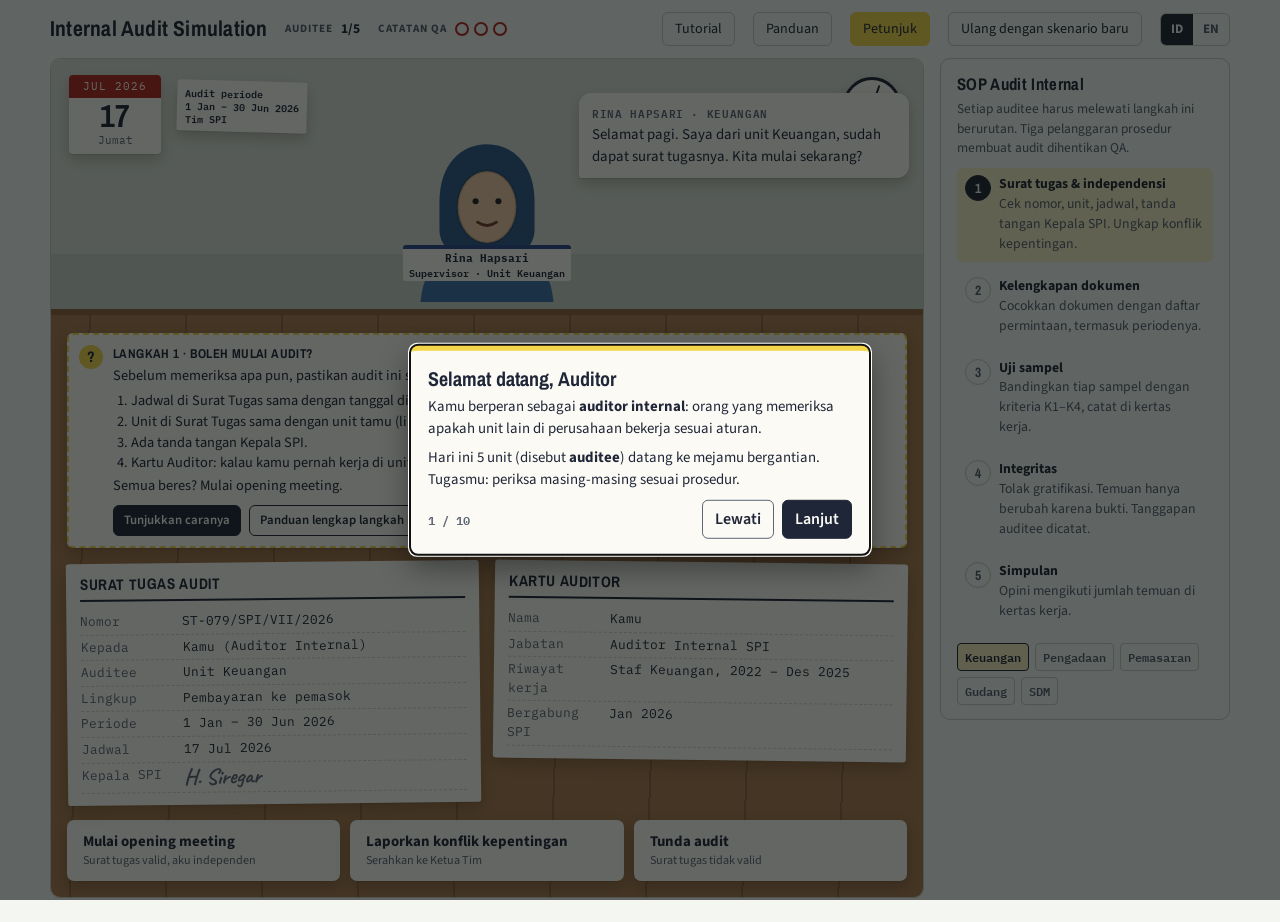
<file: internal-audit/index.html>
<!doctype html>
<html lang="id">
<head>
<meta charset="utf-8">
<meta name="viewport" content="width=device-width, initial-scale=1, viewport-fit=cover">
<meta name="description" content="Internal Audit Simulation: a first-person internal audit training game by Ihsan Mahendra · Holy Doughnut Studio. Check the assignment letter and independence, documents, samples against criteria, integrity and the audit opinion. English and Bahasa Indonesia.">
<meta name="author" content="Ihsan Mahendra">
<link rel="icon" type="image/png" sizes="32x32" href="../assets/favicon-32.png">
<link rel="apple-touch-icon" href="../assets/apple-touch-icon.png">
<style>:root{padding-top:env(safe-area-inset-top,0px);padding-bottom:env(safe-area-inset-bottom,0px)}body{margin:0}img{max-width:100%}[hidden]{display:none!important}</style>
<title>Internal Audit Simulation</title>
<link rel="preconnect" href="https://fonts.googleapis.com">
<link rel="stylesheet" href="https://fonts.googleapis.com/css2?family=Archivo+Narrow:wght@500;700&family=Source+Sans+3:wght@400;600;700&family=IBM+Plex+Mono:wght@400;600&family=Caveat:wght@700&display=swap">
<style>
/* Layout: first-person auditor's desk. Wall + auditee on top, desk with papers below, SOP binder on the side. */
:root{
  --wall:#d9dfd6; --wall-2:#c9d1c5; --desk:#a8794e; --desk-2:#8e6340;
  --paper:#fbfaf4; --paper-2:#f1eee2; --paper-ink:#1f2638; --paper-mute:#5d6475; --paper-line:#d8d3c2;
  --ink:#1d2433; --mute:#535b6b; --surface:#f4f6f2; --line:#c3cabf;
  --accent:#2a4a8b; --accent-ink:#ffffff; --hi:#f3d54a;
  --ok:#2f7a4c; --ok-bg:#e3f1e7; --bad:#b0281f; --bad-bg:#f8e3e0;
  --shadow:0 1px 0 rgba(0,0,0,.08),0 6px 14px rgba(40,25,10,.22);
  --f-display:"Archivo Narrow","Arial Narrow",system-ui,sans-serif;
  --f-body:"Source Sans 3",system-ui,-apple-system,"Segoe UI",sans-serif;
  --f-doc:"IBM Plex Mono",ui-monospace,Menlo,Consolas,monospace;
  --f-hand:"Caveat","Comic Sans MS",cursive;
}
@media (prefers-color-scheme: dark){:root:not([data-theme="light"]){
  --wall:#1d2320; --wall-2:#252d29; --desk:#5b3e27; --desk-2:#47301e;
  --paper:#e8e4d6; --paper-2:#dcd7c6; --paper-ink:#1f2638; --paper-mute:#4f5566; --paper-line:#c4bea9;
  --ink:#e6eae4; --mute:#a3ab9f; --surface:#161b18; --line:#3a443e;
  --accent:#8fb0f0; --accent-ink:#0f1a30; --hi:#e8c93c;
  --ok:#7fd29d; --ok-bg:#1d3326; --bad:#ff8e84; --bad-bg:#3d1f1c;
  --shadow:0 1px 0 rgba(0,0,0,.3),0 8px 18px rgba(0,0,0,.5); color-scheme:dark;
}}
:root[data-theme="dark"]{
  --wall:#1d2320; --wall-2:#252d29; --desk:#5b3e27; --desk-2:#47301e;
  --paper:#e8e4d6; --paper-2:#dcd7c6; --paper-ink:#1f2638; --paper-mute:#4f5566; --paper-line:#c4bea9;
  --ink:#e6eae4; --mute:#a3ab9f; --surface:#161b18; --line:#3a443e;
  --accent:#8fb0f0; --accent-ink:#0f1a30; --hi:#e8c93c;
  --ok:#7fd29d; --ok-bg:#1d3326; --bad:#ff8e84; --bad-bg:#3d1f1c;
  --shadow:0 1px 0 rgba(0,0,0,.3),0 8px 18px rgba(0,0,0,.5); color-scheme:dark;
}
*{box-sizing:border-box}
html,body{min-height:100%}
body{background:var(--surface);color:var(--ink);font:16px/1.45 var(--f-body);padding:0 16px 24px}
button{font:inherit;cursor:pointer}
button:focus-visible,.chip:focus-visible{outline:3px solid var(--accent);outline-offset:2px}

.hud{display:flex;flex-wrap:wrap;align-items:center;gap:10px 18px;padding-block:12px;max-width:1180px;margin:0 auto}
.hud h1{font:700 1.35rem/1 var(--f-display);letter-spacing:.01em;margin:0;text-wrap:balance}
.hud .sp{flex:1}
.stat{display:flex;align-items:center;gap:8px;font-size:.85rem;color:var(--mute)}
.stat b{color:var(--ink);font-variant-numeric:tabular-nums}
.lbl{font-size:.7rem;letter-spacing:.09em;text-transform:uppercase;font-weight:700;color:var(--mute)}
.qa{display:flex;gap:5px}
.qa i{width:14px;height:14px;border-radius:50%;border:2px solid var(--bad);display:block}
.qa i.on{background:var(--bad)}
.btn{border:1px solid var(--line);background:transparent;color:var(--ink);padding:6px 12px;border-radius:6px;font-size:.88rem}
.btn:hover{border-color:var(--accent);color:var(--accent)}

.room{max-width:1180px;margin:0 auto;display:grid;grid-template-columns:minmax(0,1fr) 290px;gap:16px}
@media (max-width:900px){.room{grid-template-columns:minmax(0,1fr)}}

.view{align-self:start;border-radius:10px;overflow:hidden;border:1px solid var(--line);min-width:0}
.scene{position:relative;height:250px;background:linear-gradient(var(--wall) 0 78%,var(--wall-2) 78%);overflow:hidden}
.cal{position:absolute;left:18px;top:16px;width:92px;background:var(--paper);color:var(--paper-ink);border-radius:4px;box-shadow:var(--shadow);text-align:center;font-family:var(--f-doc)}
.cal .m{background:var(--bad);color:#fff;font-size:.7rem;padding:3px 0;border-radius:4px 4px 0 0;letter-spacing:.08em}
.cal .d{font:700 2rem/1.1 var(--f-display)}
.cal .w{font-size:.68rem;padding-bottom:5px;color:var(--paper-mute)}
.clock{position:absolute;right:22px;top:18px;width:58px;height:58px;border-radius:50%;background:var(--paper);box-shadow:var(--shadow);border:3px solid var(--paper-ink)}
.clock::before,.clock::after{content:"";position:absolute;left:50%;bottom:50%;width:3px;background:var(--paper-ink);transform-origin:bottom center;border-radius:2px}
.clock::before{height:16px;transform:translateX(-50%) rotate(-60deg)}
.clock::after{height:22px;width:2px;transform:translateX(-50%) rotate(20deg)}
.poster{position:absolute;left:126px;top:22px;background:var(--paper);color:var(--paper-ink);font:600 .62rem/1.3 var(--f-doc);padding:6px 8px;border-radius:2px;box-shadow:var(--shadow);max-width:150px;transform:rotate(1.5deg)}
@media (max-width:560px){.poster{display:none}}
.person{position:absolute;left:50%;bottom:0;width:190px;transform:translateX(-50%);transition:transform .45s ease,opacity .45s ease}
.person.out{transform:translateX(140%);opacity:0}
.person.empty{opacity:0}
.badge{position:absolute;left:50%;bottom:28px;transform:translateX(-50%);background:var(--paper);color:var(--paper-ink);font:600 .62rem/1.2 var(--f-doc);padding:3px 6px;border-radius:3px;white-space:nowrap;border-top:4px solid var(--accent);text-align:center;display:grid;gap:1px}
.badge b{font-size:.7rem}
.bubble{position:absolute;left:calc(50% + 92px);top:34px;max-width:min(330px,calc(50% - 100px));background:var(--paper);color:var(--paper-ink);padding:10px 13px;border-radius:12px 12px 12px 2px;box-shadow:var(--shadow);font-size:.93rem}
.bubble small{display:block;font:600 .68rem var(--f-doc);color:var(--paper-mute);margin-bottom:2px;text-transform:uppercase;letter-spacing:.06em}
@media (max-width:640px){
  .scene{height:300px}
  .person{left:28%;width:150px}
  .bubble{left:auto;right:12px;top:auto;bottom:118px;max-width:58%}
  .cal{width:78px}.clock{width:48px;height:48px}
}

.desk{background:repeating-linear-gradient(92deg,var(--desk) 0 38px,var(--desk-2) 38px 40px,var(--desk) 40px 96px);padding:18px 16px 16px;border-top:6px solid var(--desk-2)}
.papers{display:flex;flex-wrap:wrap;gap:14px;align-items:flex-start}
.paper{background:var(--paper);color:var(--paper-ink);border-radius:3px;box-shadow:var(--shadow);padding:12px 14px;flex:1 1 250px;min-width:0;font-family:var(--f-doc);font-size:.8rem;position:relative}
.paper h3{font:700 .95rem/1.2 var(--f-display);letter-spacing:.04em;text-transform:uppercase;margin:0 0 8px;padding-bottom:6px;border-bottom:2px solid var(--paper-ink)}
.paper .row{display:grid;grid-template-columns:96px minmax(0,1fr);gap:6px;padding:3px 0;border-bottom:1px dashed var(--paper-line)}
.paper .row span:first-child{color:var(--paper-mute)}
.paper .row span:last-child{overflow-wrap:anywhere}
.paper.tilt-l{transform:rotate(-.6deg)}.paper.tilt-r{transform:rotate(.7deg)}
.sig{font:700 1.4rem/1 var(--f-hand);color:var(--accent)}
.sig.none{font:italic .8rem var(--f-doc);color:var(--bad)}
.paper ul{margin:0;padding:0;list-style:none}
.paper li{padding:4px 0;border-bottom:1px dashed var(--paper-line);display:flex;gap:8px;align-items:baseline}
.tick{all:unset;cursor:pointer;width:20px;flex:0 0 20px;text-align:center;font:700 1.25rem/1 var(--f-hand);color:var(--bad);border-bottom:1px solid var(--paper-mute);min-height:16px}
.tick:focus-visible{outline:2px solid var(--accent)}
.folder{display:flex;flex-wrap:wrap;gap:8px}
.fdoc{background:var(--paper-2);border-left:6px solid var(--accent);padding:6px 8px;font-size:.74rem;flex:1 1 140px;min-width:0}
.fdoc em{display:block;font-style:normal;color:var(--paper-mute);font-size:.68rem}
.fdoc.warn em{color:var(--paper-mute)}
.crit{font-size:.74rem}
.crit li{display:block}
.crit b{display:inline-block;min-width:26px}
.sample .chips{display:flex;flex-wrap:wrap;gap:5px;margin-top:9px}
.chip{border:1px solid var(--paper-mute);background:transparent;color:var(--paper-ink);border-radius:99px;padding:3px 9px;font:600 .7rem var(--f-body)}
.chip[aria-pressed="true"]{background:var(--paper-ink);color:var(--paper);border-color:var(--paper-ink)}
.chip.okc[aria-pressed="true"]{background:var(--ok);border-color:var(--ok);color:#fff}
.stamp{position:absolute;right:10px;top:8px;font:700 .8rem var(--f-display);letter-spacing:.1em;border:2px solid currentColor;padding:1px 6px;transform:rotate(-8deg);text-transform:uppercase}
.stamp.ok{color:var(--ok)}.stamp.bad{color:var(--bad)}

.bar{margin-top:16px;display:flex;flex-wrap:wrap;gap:10px;align-items:center}
.act{border:0;border-radius:7px;padding:11px 16px;font-weight:700;font-size:.93rem;background:var(--paper);color:var(--paper-ink);box-shadow:var(--shadow);text-align:left;flex:1 1 200px}
.act:hover:not(:disabled){outline:2px solid var(--hi)}
.act:disabled{opacity:.5;cursor:not-allowed}
.act small{display:block;font-weight:400;font-size:.76rem;color:var(--paper-mute)}
.verdict{flex:1 1 100%;border-radius:8px;padding:12px 14px;background:var(--ok-bg);color:var(--ink);border-left:6px solid var(--ok)}
.verdict.bad{background:var(--bad-bg);border-left-color:var(--bad)}
.verdict h4{margin:0 0 4px;font:700 1rem var(--f-display);letter-spacing:.03em;text-transform:uppercase;color:var(--ok)}
.verdict.bad h4{color:var(--bad)}
.verdict p{margin:4px 0;max-width:72ch}
.verdict ul{margin:6px 0 0;padding-left:18px}
.next{border:0;border-radius:7px;padding:11px 18px;font-weight:700;background:var(--accent);color:var(--accent-ink)}

.sop{background:var(--surface);border:1px solid var(--line);border-radius:10px;padding:14px 16px;align-self:start;min-width:0}
.sop h2{font:700 1.05rem var(--f-display);margin:0 0 4px;letter-spacing:.02em}
.sop p{margin:0 0 10px;font-size:.84rem;color:var(--mute)}
.sop ol{margin:0;padding:0;list-style:none;display:grid;gap:8px;counter-reset:s}
.sop li{counter-increment:s;display:grid;grid-template-columns:26px minmax(0,1fr);gap:8px;font-size:.86rem;padding:7px 8px;border-radius:6px}
.sop li::before{content:counter(s);font:700 .85rem/24px var(--f-display);text-align:center;width:24px;height:24px;border-radius:50%;border:1.5px solid var(--line);color:var(--mute)}
.sop li.cur{background:color-mix(in srgb,var(--hi) 28%,transparent)}
.sop li.cur::before{background:var(--ink);color:var(--surface);border-color:var(--ink)}
.sop li.done::before{content:"✓";color:var(--ok);border-color:var(--ok)}
.sop li span b{display:block}
.sop li span{color:var(--mute)}
.sop li span b{color:var(--ink)}
.queue{display:flex;gap:6px;margin-top:14px;flex-wrap:wrap}
.queue i{font-style:normal;font:600 .72rem var(--f-doc);padding:3px 7px;border-radius:4px;border:1px solid var(--line);color:var(--mute)}
.queue i.ok{border-color:var(--ok);color:var(--ok)}
.queue i.bad{border-color:var(--bad);color:var(--bad)}
.queue i.now{border-color:var(--ink);color:var(--ink);background:color-mix(in srgb,var(--hi) 30%,transparent)}

.end{position:fixed;inset:0;background:rgba(10,14,12,.6);display:flex;align-items:center;justify-content:center;padding:16px;z-index:5}
.end .card{background:var(--paper);color:var(--paper-ink);max-width:620px;width:100%;max-height:calc(100% - 32px);overflow:auto;border-radius:6px;padding:22px;box-shadow:var(--shadow);font-family:var(--f-body)}
.end h2{font:700 1.8rem/1.1 var(--f-display);margin:0 0 6px;text-wrap:balance}
.end .big{font:700 1.1rem var(--f-doc);margin:0 0 12px}
.end ol{padding-left:20px;font-size:.88rem;margin:10px 0 16px}
.end li{margin-bottom:6px}
.end .x{color:var(--bad);font-weight:700}.end .v{color:var(--ok);font-weight:700}
.end .next{background:var(--paper-ink);color:var(--paper)}

.hint{background:var(--paper);color:var(--paper-ink);border-radius:6px;padding:10px 12px 10px 44px;margin-bottom:14px;position:relative;font-size:.9rem;box-shadow:var(--shadow);border:2px dashed var(--hi)}
.hint::before{content:"?";position:absolute;left:10px;top:10px;width:24px;height:24px;border-radius:50%;background:var(--hi);color:#1d2433;font:700 .95rem/24px var(--f-display);text-align:center}
.hint b{display:block;font-family:var(--f-display);letter-spacing:.03em;text-transform:uppercase;font-size:.8rem;margin-bottom:2px}
.hint ol{margin:4px 0 0;padding-left:18px}
.hint p{margin:2px 0;max-width:80ch}
.btn[aria-pressed="true"]{background:var(--hi);color:#1d2433;border-color:var(--hi)}
.tour{position:fixed;inset:0;z-index:10}
.tour .dim{position:fixed;inset:0;background:rgba(8,12,10,.62)}
.tour .spot{position:fixed;border-radius:10px;box-shadow:0 0 0 4px var(--hi),0 0 0 9999px rgba(8,12,10,.62);pointer-events:none;transition:all .25s ease}
.tour .tip{position:fixed;width:min(380px,calc(100vw - 32px));background:var(--paper);color:var(--paper-ink);border-radius:8px;padding:16px 18px;box-shadow:0 12px 30px rgba(0,0,0,.4);border-top:6px solid var(--hi)}
.tour .tip.center{left:50%;top:50%;transform:translate(-50%,-50%);width:min(460px,calc(100vw - 32px));max-height:calc(100% - 32px);overflow:auto}
.tour .tip h3{font:700 1.25rem/1.15 var(--f-display);margin:0 0 6px;text-wrap:balance}
.tour .tip p{margin:0 0 8px;font-size:.93rem}
.tour .tip dl{margin:0 0 8px;font-size:.86rem;display:grid;grid-template-columns:max-content minmax(0,1fr);gap:4px 10px}
.tour .tip dt{font-weight:700}.tour .tip dd{margin:0}
.tour .nav{display:flex;align-items:center;gap:8px;margin-top:10px}
.tour .nav .count{flex:1;font:600 .75rem var(--f-doc);color:var(--paper-mute)}
.tour .nav button{border:1px solid var(--paper-mute);background:transparent;color:var(--paper-ink);border-radius:6px;padding:7px 12px;font-weight:600}
.tour .nav button.pri{background:var(--paper-ink);color:var(--paper);border-color:var(--paper-ink)}
.hint-acts{display:flex;flex-wrap:wrap;gap:8px;margin-top:8px}
.hint-acts button{border:1px solid var(--paper-ink);background:transparent;color:var(--paper-ink);border-radius:6px;padding:5px 10px;font-weight:600;font-size:.8rem}
.hint-acts button:first-child{background:var(--paper-ink);color:var(--paper)}
.tour .tip{max-height:calc(100% - 32px);overflow:auto}
.tour .tip ol,.gbody ol{margin:0 0 8px;padding-left:20px;font-size:.9rem}
.tour .tip li,.gbody li{margin-bottom:3px}
.mx{border-collapse:collapse;width:100%;font-size:.82rem;margin:6px 0 10px}
.mx th,.mx td{border:1px solid var(--paper-line);padding:5px 7px;text-align:left;vertical-align:top}
.mx th{background:var(--paper-2);font-weight:700}
.gwrap{position:fixed;inset:0;z-index:9;background:rgba(8,12,10,.62);display:flex;align-items:center;justify-content:center;padding:16px}
.gcard{background:var(--paper);color:var(--paper-ink);width:100%;max-width:720px;max-height:calc(100% - 32px);display:flex;flex-direction:column;border-radius:8px;box-shadow:0 12px 30px rgba(0,0,0,.4);border-top:6px solid var(--accent);overflow:hidden}
.ghead{display:flex;align-items:center;gap:10px;padding:14px 18px 6px}
.ghead h2{flex:1;margin:0;font:700 1.35rem/1.1 var(--f-display)}
.gx{border:1px solid var(--paper-mute);background:transparent;color:var(--paper-ink);border-radius:6px;padding:5px 10px;font-weight:600}
.gtabs{display:flex;gap:4px;padding:6px 18px 0;overflow-x:auto;border-bottom:1px solid var(--paper-line)}
.gtabs button{border:0;background:transparent;color:var(--paper-mute);padding:8px 10px;font-weight:700;font-size:.84rem;white-space:nowrap;border-bottom:3px solid transparent}
.gtabs button[aria-selected="true"]{color:var(--paper-ink);border-bottom-color:var(--hi)}
.gbody{padding:12px 18px 20px;overflow:auto;font-size:.92rem}
.gbody h3{font:700 .95rem var(--f-display);letter-spacing:.04em;text-transform:uppercase;margin:14px 0 6px}
.gbody h3:first-child{margin-top:4px}
.gbody p{margin:0 0 8px;max-width:70ch}
.gbody dl,.tour .tip dl{display:grid;grid-template-columns:max-content minmax(0,1fr);gap:4px 12px;margin:0 0 8px;font-size:.88rem}
.gbody dt{font-weight:700}.gbody dd{margin:0}
@media (max-width:520px){.gbody dl,.tour .tip dl{grid-template-columns:minmax(0,1fr)}.gbody dd,.tour .tip dd{margin-bottom:6px}}
@media (prefers-reduced-motion:reduce){.person,.tour .spot{transition:none}}

a.btn{text-decoration:none;display:inline-block}
</style>
</head>
<body>
<style>.lang{display:inline-flex;border:1px solid var(--line);border-radius:6px;overflow:hidden}.lang button{border:0;background:transparent;color:var(--mute);padding:6px 10px;font-size:.82rem;font-weight:700}.lang button[aria-pressed="true"]{background:var(--ink);color:var(--surface)}</style>
<header class="hud">
  <h1 id="t-h1">Internal Audit Simulation</h1>
  <div class="stat"><span class="lbl" id="t-auditee">Auditee</span><b id="hud-n">1/5</b></div>
  <div class="stat" id="qa-stat"><span class="lbl" id="t-qa">Catatan QA</span><div class="qa" id="hud-qa"></div></div>
  <div class="sp"></div>
  <button class="btn" id="tour-btn" type="button">Tutorial</button>
  <button class="btn" id="guide-btn" type="button">Panduan</button>
  <button class="btn" id="hint-btn" type="button" aria-pressed="true">Petunjuk</button>
  <button class="btn" id="restart" type="button">Ulang dengan skenario baru</button>
  <div class="lang" role="group" aria-label="Bahasa / Language"><button type="button" data-lang="id" aria-pressed="true" lang="id">ID</button><button type="button" data-lang="en" aria-pressed="false" lang="en">EN</button></div>
</header>

<main class="room">
  <section class="view" aria-live="polite">
    <div class="scene">
      <div class="cal" id="t-cal"><div class="m" id="cal-m">JUL 2026</div><div class="d" id="cal-d">13</div><div class="w" id="cal-w">Senin</div></div>
      <div class="poster" id="t-poster"></div>
      <div class="clock" aria-hidden="true"></div>
      <div class="person" id="person"></div>
      <div class="bubble" id="bubble"></div>
    </div>
    <div class="desk">
      <div class="hint" id="hint"></div>
      <div class="papers" id="papers"></div>
      <div class="bar" id="bar"></div>
    </div>
  </section>
  <aside class="sop">
    <h2 id="t-sopH"></h2>
    <p id="t-sopP"></p>
    <ol id="steps"></ol>
    <div class="queue" id="queue"></div>
  </aside>
</main>
<div id="end"></div>
<div id="tour"></div>
<div id="guide"></div>

<script>
(function(){
const rnd=n=>Math.floor(Math.random()*n), pick=a=>a[rnd(a.length)], chance=p=>Math.random()<p;
const shuffle=a=>{a=a.slice();for(let i=a.length-1;i>0;i--){const j=rnd(i+1);[a[i],a[j]]=[a[j],a[i]]}return a};
const esc=s=>String(s).replace(/[&<>"]/g,c=>({'&':'&amp;','<':'&lt;','>':'&gt;','"':'&quot;'}[c]));
const N_CUST=5, MAX_QA=3;
const UNIT_IDS=['pengadaan','keuangan','gudang','sdm','penjualan','umum','pemasaran'];
const NAMES=[['Rina Hapsari','f'],['Budi Santoso','m'],['Dewi Lestari','f'],['Agus Prasetyo','m'],['Sri Wahyuni','f'],['Fajar Nugroho','m'],['Maya Kartika','f'],['Hendra Wijaya','m'],['Putri Ayu','f'],['Rudi Hartono','m'],['Lina Marlina','f'],['Yusuf Ramadhan','m'],['Nadia Safitri','f'],['Dimas Saputra','m']];
const SKIN=['#f1c9a5','#d9a47a','#b97c55','#8d5a3b'], SHIRT=['#3b6ea8','#7a4d8c','#2f7d6b','#b0563a','#55606e','#9a7b2f'], HAIR=['#1b1512','#3a2618','#5b3a22'];
const MARK_KEYS=['ok','K1','K2','K3','K4'];
const store={get(k){try{return localStorage.getItem(k)}catch(e){return null}},set(k,v){try{localStorage.setItem(k,v)}catch(e){}}};

/* ======================= TEXT: BAHASA INDONESIA ======================= */
const ID={
 title:'Internal Audit Simulation', loc:'id-ID',
 MON:['Jan','Feb','Mar','Apr','Mei','Jun','Jul','Agu','Sep','Okt','Nov','Des'],
 DAY:['Minggu','Senin','Selasa','Rabu','Kamis','Jumat','Sabtu'],
 lbl:{auditee:'Auditee',qa:'Catatan QA',qaAria:'Pelanggaran prosedur',tour:'Tutorial',guide:'Panduan',hint:'Petunjuk',restart:'Ulang dengan skenario baru',cal:'Tanggal hari ini',
   poster:'Audit periode<br>1 Jan – 30 Jun 2026<br>Tim SPI',sopH:'SOP Audit Internal',sopP:'Setiap auditee harus melewati langkah ini berurutan. Tiga pelanggaran prosedur membuat audit dihentikan QA.'},
 steps:[['Surat tugas &amp; independensi','Cek nomor, unit, jadwal, tanda tangan Kepala SPI. Ungkap konflik kepentingan.'],['Kelengkapan dokumen','Cocokkan dokumen dengan daftar permintaan, termasuk periodenya.'],['Uji sampel','Bandingkan tiap sampel dengan kriteria K1–K4, catat di kertas kerja.'],['Integritas','Tolak gratifikasi. Temuan hanya berubah karena bukti. Tanggapan auditee dicatat.'],['Simpulan','Opini mengikuti jumlah temuan di kertas kerja.']],
 stepNames:['Surat tugas','Dokumen','Uji sampel','Integritas','Simpulan'],
 units:{
  pengadaan:{name:'Pengadaan',proses:'Pembelian barang & jasa',doc:'Purchase Order',pre:'PO',req:['SOP Pengadaan','Daftar PO','Rekap penawaran vendor','Berita acara serah terima']},
  keuangan:{name:'Keuangan',proses:'Pembayaran ke pemasok',doc:'Voucher Pembayaran',pre:'VP',req:['SOP Pembayaran','Daftar voucher','Rekening koran bank','Matriks otorisasi']},
  gudang:{name:'Gudang',proses:'Pengeluaran barang',doc:'Bukti Pengeluaran Barang',pre:'BPB',req:['SOP Gudang','Kartu stok','Daftar BPB','Hasil stock opname']},
  sdm:{name:'SDM',proses:'Reimburse biaya karyawan',doc:'Formulir Reimburse',pre:'RB',req:['Kebijakan reimburse','Daftar klaim','Rekap payroll','Matriks otorisasi']},
  penjualan:{name:'Penjualan',proses:'Pemberian diskon khusus',doc:'Memo Diskon',pre:'MD',req:['Kebijakan harga & diskon','Daftar memo diskon','Laporan penjualan','Matriks otorisasi']},
  umum:{name:'Umum',proses:'Perjalanan dinas',doc:'SPPD',pre:'SPD',req:['SOP Perjalanan Dinas','Daftar SPPD','Bukti tiket & hotel','Rekap uang muka']},
  pemasaran:{name:'Pemasaran',proses:'Biaya promosi & event',doc:'Pengajuan Biaya Promosi',pre:'BP',req:['SOP Biaya Promosi','Daftar pengajuan','Laporan event','Matriks otorisasi']}
 },
 roles:['Supervisor','Manajer','Direktur'], jabs:['Staf','Supervisor','Manajer'],
 marks:{ok:'Sesuai',K1:'K1 Di luar periode',K2:'K2 Otorisasi kurang',K3:'K3 Tanpa bukti',K4:'K4 Nilai beda'},
 code:{ok:'sesuai',K1:'K1',K2:'K2',K3:'K3',K4:'K4'},
 kdesc:{K1:'tanggal di luar periode audit',K2:'otorisasi tidak sesuai matriks',K3:'tidak ada bukti pendukung',K4:'nilai dokumen berbeda dengan sistem'},
 opNames:['Memadai','Perlu perbaikan','Tidak memadai'],
 unitOf:n=>'Unit '+n,
 stNo:n=>`ST-${n}/SPI/VII/2026`,
 ui:{
  st:{say:u=>`Selamat pagi. Saya dari unit ${u}, sudah dapat surat tugasnya. Kita mulai sekarang?`,title:'Surat Tugas Audit',no:'Nomor',to:'Kepada',toV:'Kamu (Auditor Internal)',aud:'Auditee',scope:'Lingkup',period:'Periode',date:'Jadwal',head:'Kepala SPI',unsigned:'belum ditandatangani',
   card:'Kartu Auditor',name:'Nama',nameV:'Kamu',pos:'Jabatan',posV:'Auditor Internal SPI',hist:'Riwayat kerja',histV:h=>`Staf ${h}, 2022 – Des 2025`,joined:'Bergabung SPI',
   acts:[['go','Mulai opening meeting','Surat tugas valid, aku independen'],['conflict','Laporkan konflik kepentingan','Serahkan ke Ketua Tim'],['postpone','Tunda audit','Surat tugas tidak valid']]},
  docs:{say:f=>f?'Ini dokumen susulannya, maaf kurang tadi.':'Ini dokumen sesuai surat permintaan dokumen dari tim audit.',title:'Permintaan Dokumen',tick:d=>'Tandai '+d,note:'Semua dokumen untuk periode 1 Jan – 30 Jun 2026. Klik kotak untuk memberi tickmark saat dokumen cocok.',folder:'Map dari auditee',pOk:'Periode Jan – Jun 2026',pBad:'Periode Jul – Des 2025',
   acts:[['complete','Dokumen lengkap','Lanjut ke uji sampel'],['request','Minta dokumen yang kurang','Catat di daftar permintaan']]},
  smp:{say:(n,d)=>`Silakan, ini ${n} sampel ${d} yang dipilih acak dari daftar.`,crit:'Kriteria Audit',critList:'<li><b>K1</b>Tanggal dalam periode 1 Jan – 30 Jun 2026</li><li><b>K2</b>Otorisasi: &lt; Rp 25 jt Supervisor · Rp 25–99 jt Manajer · ≥ Rp 100 jt Direktur (jabatan lebih tinggi boleh)</li><li><b>K3</b>Bukti pendukung terlampir</li><li><b>K4</b>Nilai dokumen = nilai di sistem</li>',
   no:'Nomor',date:'Tanggal',vd:'Nilai dokumen',vs:'Nilai sistem',appr:'Disetujui',att:'Lampiran',noSig:'tidak ada tanda tangan',attY:'Ada (nota, kuitansi)',save:'Simpan kertas kerja',ready:'Semua sampel sudah dinilai',notReady:'Nilai semua sampel dulu'},
  ev:{giftSay:'Ini ada parsel kecil dari unit kami, tanda terima kasih sudah dibantu. Jangan ditolak ya.',desk:'Di atas meja',giftTxt:'Parsel berisi kue kering dan voucher belanja Rp 500.000. Ada kartu ucapan dari kepala unit.',
   giftActs:[['accept','Terima','Cuma bingkisan, tidak memengaruhi'],['refuse','Tolak dengan sopan','Laporkan ke UPG sesuai kebijakan gratifikasi'],['later','Terima setelah laporan terbit','Supaya tidak memengaruhi audit']],
   pressSay:no=>`Temuan ${no} itu bisa tidak usah dimasukkan ke laporan? Nanti saya bantu urusan lain.`,wp:'Kertas Kerja',pressTxt:(f,no)=>`Temuan tercatat: <b>${f}</b>. Sampel yang dipersoalkan: ${no}.`,
   pressActs:[['delete','Hapus temuan itu','Jaga hubungan baik'],['refuse','Tolak, temuan tetap dicatat','Hanya bukti yang bisa mengubah temuan'],['verbal','Jadikan saran lisan','Tidak masuk laporan']],
   dispSay:no=>`Saya tidak setuju dengan temuan ${no}. Di unit kami itu sudah biasa.`,dispTxt:f=>`Temuan tercatat: <b>${f}</b>. Auditee tidak membawa bukti tambahan.`,
   dispActs:[['delete','Hapus temuan','Supaya auditee setuju'],['note','Catat tanggapan auditee','Temuan tetap, berdasarkan bukti'],['stop','Hentikan audit','Auditee tidak kooperatif']]},
  op:{say:'Jadi, bagaimana kesimpulan auditnya?',sum:'Ringkasan Kertas Kerja',ok:'sesuai',count:n=>`Jumlah temuan: <b>${n}</b>`,guide:'Panduan Simpulan',rows:[['0 temuan','Memadai'],['1 temuan','Perlu perbaikan'],['≥ 2 temuan','Tidak memadai']],
   acts:[['op0','Memadai','Pengendalian berjalan baik'],['op1','Perlu perbaikan','Ada kelemahan terbatas'],['op2','Tidak memadai','Kelemahan signifikan']]},
  hintShow:'Tunjukkan caranya',hintFull:'Panduan lengkap langkah ini',
  vOk:'Sesuai prosedur',vBad:'Tidak sesuai prosedur',next:'Lanjut',call:'Panggil auditee berikutnya',results:'Lihat hasil',
  endWin:'Audit selesai sesuai prosedur',endLose:'Audit dihentikan QA',endBig:(ok,n,qa)=>`${ok}/${n} auditee ditangani tanpa pelanggaran · ${qa} catatan QA`,
  endPWin:'Semua auditee sudah ditangani. Catatan QA di bawah menunjukkan bagian prosedur yang perlu diperhatikan.',endPLose:'Tiga pelanggaran prosedur membuat hasil audit tidak bisa diandalkan. Baca catatan di bawah, lalu coba skenario baru.',again:'Main lagi dengan skenario baru',
  tSkip:'Lewati',tBack:'Kembali',tNext:'Lanjut',tStart:'Mulai audit',tGot:'Saya mengerti',gHead:'Panduan Audit Internal',gClose:'Tutup',gCloseAria:'Tutup panduan'
 }
};
ID.msg={
 st_go:()=>'<p>Surat tugas sah dan kamu tidak punya hubungan kerja dengan unit ini. Opening meeting: sampaikan tujuan, lingkup, periode, dan jadwal audit.</p>',
 st_conf_ok:a=>`<p>Kamu bekerja di unit ${uN(a.home)} sampai Des 2025, kurang dari 12 bulan lalu. Konflik dilaporkan ke Ketua Tim dan audit unit ini dialihkan ke auditor lain.</p>`,
 st_post_ok:a=>`<p>${stWhy(a)} Audit ditunda dan surat tugas dikembalikan untuk diperbaiki.</p>`,
 st_conf_miss:a=>`<p>Kamu bekerja di unit ${uN(a.home)} sampai Des 2025. Auditor wajib mengungkapkan konflik kepentingan sebelum mulai, karena independensi tidak bisa diperbaiki setelah audit berjalan.</p><p>Audit unit ini dibatalkan QA.</p>`,
 st_post_miss:a=>`<p>${stWhy(a)} Audit tanpa surat tugas sah tidak punya dasar penugasan.</p><p>Audit unit ini dibatalkan QA.</p>`,
 st_false_conf:a=>`<p>Riwayat kerjamu di ${uN(a.home)}, bukan ${uN(a.unit)}. Tidak ada konflik kepentingan untuk dilaporkan.</p><p>Audit unit ini dibatalkan QA.</p>`,
 st_false_post:()=>'<p>Nomor, unit, jadwal, dan tanda tangan surat tugas sudah sesuai. Menunda tanpa alasan membuat jadwal audit mundur.</p><p>Audit unit ini dibatalkan QA.</p>',
 why:{jadwal:a=>`Jadwal di surat tugas (${fd(a.stDate)}) tidak sama dengan hari ini (${fd(a.today)}).`,ttd:()=>'Surat tugas belum ditandatangani Kepala SPI, jadi belum sah.',unit:a=>`Surat tugas ditujukan ke unit ${uN(a.stUnit)}, bukan ${uN(a.unit)}.`},
 what:a=>a.type==='missing'?`"${esc(L().units[a.unit].req[a.i])}" tidak ada di map`:`"${esc(L().units[a.unit].req[a.i])}" untuk periode Jul – Des 2025, bukan periode audit`,
 docs_req_ok:a=>`<p>${L().msg.what(a)}. Kekurangan dicatat dan auditee menyerahkan dokumen susulan. Periksa lagi sebelum lanjut.</p>`,
 docs_ok:()=>'<p>Semua dokumen ada dan periodenya benar. Lanjut pilih sampel.</p>',
 docs_miss:a=>`<p>${L().msg.what(a)}. Tanpa dokumen itu, kriteria tidak bisa diuji dengan benar.</p>`,
 docs_false:()=>'<p>Keempat dokumen sudah ada dengan periode Jan – Jun 2026. Meminta ulang memperlambat audit tanpa alasan.</p>',
 smp_ok:a=>`<p>Kertas kerja benar. ${a.n?`${a.n} temuan dicatat dengan kriteria yang tepat.`:'Semua sampel sesuai kriteria.'}</p>`,
 smp_bad:a=>`<p>Ada sampel yang salah dinilai di kertas kerja.</p><ul>${a.wrong.map(w=>`<li>${esc(sNo(a.unit,w.num))}: kamu menilai <b>${L().code[w.m]}</b>, seharusnya <b>${w.t==='ok'?L().code.ok:w.t+' ('+L().kdesc[w.t]+')'}</b>.</li>`).join('')}</ul>`,
 gift_ok:()=>'<p>Hadiah dari auditee adalah gratifikasi, apa pun nilainya dan kapan pun diterima. Tolak dengan sopan dan laporkan ke Unit Pengendalian Gratifikasi.</p>',
 gift_bad:()=>'<p>Menerima hadiah dari auditee, sebelum atau sesudah laporan, adalah gratifikasi dan merusak objektivitas. Seharusnya ditolak dan dilaporkan.</p>',
 press_ok:()=>'<p>Temuan hanya bisa berubah karena bukti, bukan permintaan. Tawaran ini juga dicatat dan dilaporkan ke Ketua Tim.</p>',
 press_bad:()=>'<p>Menghapus atau melunakkan temuan atas permintaan auditee melanggar integritas. Temuan harus tetap dilaporkan.</p>',
 disp_ok:()=>'<p>Tanggapan auditee dicatat di laporan di samping temuan. Temuan tetap karena didukung bukti.</p>',
 disp_stop:()=>'<p>Ketidaksetujuan bukan alasan menghentikan audit. Catat tanggapan auditee, temuan tetap.</p>',
 disp_bad:()=>'<p>Temuan didukung bukti, jadi tidak dihapus karena auditee keberatan. Yang benar: catat tanggapannya.</p>',
 op_ok:a=>`<p>Opini <b>${L().opNames[a.op]}</b> sesuai ${a.n} temuan di kertas kerja. Exit meeting: temuan disepakati dan auditee menyusun rencana tindak lanjut.</p>`,
 op_bad:a=>`<p>Dengan ${a.n} temuan, opini seharusnya <b>${L().opNames[a.right]}</b>. Simpulan harus didukung kertas kerja.</p>`
};

/* ======================= TEXT: ENGLISH ======================= */
const EN={
 title:'Internal Audit Simulation', loc:'en-US',
 MON:['Jan','Feb','Mar','Apr','May','Jun','Jul','Aug','Sep','Oct','Nov','Dec'],
 DAY:['Sunday','Monday','Tuesday','Wednesday','Thursday','Friday','Saturday'],
 lbl:{auditee:'Auditee',qa:'QA notes',qaAria:'Procedure violations',tour:'Tutorial',guide:'Guide',hint:'Hints',restart:'Restart with a new scenario',cal:"Today's date",
   poster:'Audit period<br>1 Jan – 30 Jun 2026<br>Internal Audit',sopH:'Internal Audit SOP',sopP:'Every auditee goes through these steps in order. Three procedure violations and QA stops the audit.'},
 steps:[['Assignment letter &amp; independence',"Check the number, unit, date and the Head of Internal Audit's signature. Disclose any conflict of interest."],['Document completeness','Match the documents against the request list, including their period.'],['Sample testing','Compare each sample with criteria C1–C4 and record it in the working paper.'],['Integrity',"Refuse gifts. Findings change only with evidence. Record the auditee's response."],['Conclusion','The opinion follows the number of findings in the working paper.']],
 stepNames:['Assignment letter','Documents','Sample testing','Integrity','Conclusion'],
 units:{
  pengadaan:{name:'Procurement',proses:'Purchasing goods & services',doc:'Purchase Order',pre:'PO',req:['Procurement SOP','PO list','Vendor quotation summary','Goods receipt reports']},
  keuangan:{name:'Finance',proses:'Supplier payments',doc:'Payment Voucher',pre:'PV',req:['Payment SOP','Voucher list','Bank statements','Authorization matrix']},
  gudang:{name:'Warehouse',proses:'Goods issue',doc:'Goods Issue Note',pre:'GIN',req:['Warehouse SOP','Stock cards','Goods issue list','Stock count results']},
  sdm:{name:'HR',proses:'Employee expense claims',doc:'Expense Claim Form',pre:'EC',req:['Expense claim policy','Claim list','Payroll summary','Authorization matrix']},
  penjualan:{name:'Sales',proses:'Special discounts',doc:'Discount Memo',pre:'DM',req:['Pricing & discount policy','Discount memo list','Sales report','Authorization matrix']},
  umum:{name:'General Affairs',proses:'Business travel',doc:'Travel Order',pre:'TO',req:['Business travel SOP','Travel order list','Ticket & hotel receipts','Cash advance summary']},
  pemasaran:{name:'Marketing',proses:'Promotion & event costs',doc:'Promotion Budget Request',pre:'PR',req:['Promotion cost SOP','Request list','Event reports','Authorization matrix']}
 },
 roles:['Supervisor','Manager','Director'], jabs:['Staff','Supervisor','Manager'],
 marks:{ok:'Compliant',K1:'C1 Outside period',K2:'C2 Weak approval',K3:'C3 No evidence',K4:'C4 Amount mismatch'},
 code:{ok:'compliant',K1:'C1',K2:'C2',K3:'C3',K4:'C4'},
 kdesc:{K1:'date outside the audit period',K2:'approval does not match the authorization matrix',K3:'no supporting evidence',K4:'document amount differs from the system'},
 opNames:['Satisfactory','Needs improvement','Unsatisfactory'],
 unitOf:n=>n+' unit',
 stNo:n=>`AL-${n}/IA/VII/2026`,
 ui:{
  st:{say:u=>`Good morning. I'm from the ${u} unit and I've received the assignment letter. Shall we start?`,title:'Audit Assignment Letter',no:'Number',to:'To',toV:'You (Internal Auditor)',aud:'Auditee',scope:'Scope',period:'Period',date:'Date',head:'Head of IA',unsigned:'not signed',
   card:'Auditor ID Card',name:'Name',nameV:'You',pos:'Position',posV:'Internal Auditor',hist:'Work history',histV:h=>`${h} staff, 2022 – Dec 2025`,joined:'Joined IA',
   acts:[['go','Start the opening meeting','Letter is valid, I am independent'],['conflict','Report a conflict of interest','Hand it to the Team Lead'],['postpone','Postpone the audit','Assignment letter is not valid']]},
  docs:{say:f=>f?'Here are the missing documents, sorry about that.':'Here are the documents from your document request letter.',title:'Document Request',tick:d=>'Tick '+d,note:'All documents must cover 1 Jan – 30 Jun 2026. Click a box to add a tick mark when a document matches.',folder:"Auditee's folder",pOk:'Period Jan – Jun 2026',pBad:'Period Jul – Dec 2025',
   acts:[['complete','Documents complete','Move on to sample testing'],['request','Request the missing documents','Note it on the request list']]},
  smp:{say:(n,d)=>`Go ahead. Here are ${n} ${d} samples picked at random from the list.`,crit:'Audit Criteria',critList:'<li><b>C1</b>Date within 1 Jan – 30 Jun 2026</li><li><b>C2</b>Approval: &lt; Rp 25M Supervisor · Rp 25–99M Manager · ≥ Rp 100M Director (a higher position is fine)</li><li><b>C3</b>Supporting evidence attached</li><li><b>C4</b>Document amount = system amount</li>',
   no:'Number',date:'Date',vd:'Document amount',vs:'System amount',appr:'Approved by',att:'Attachment',noSig:'no signature',attY:'Yes (invoice, receipt)',save:'Save working paper',ready:'All samples are rated',notReady:'Rate every sample first'},
  ev:{giftSay:"Here's a small hamper from our unit to say thanks for your help. Please don't say no.",desk:'On the desk',giftTxt:'A hamper with cookies and an Rp 500,000 shopping voucher, plus a card from the unit head.',
   giftActs:[['accept','Accept it',"It's just a hamper, it won't affect anything"],['refuse','Politely refuse','Report it to the Ethics Officer under the gift policy'],['later','Accept after the report is issued',"So it can't affect the audit"]],
   pressSay:no=>`Could finding ${no} be left out of the report? I'll help you out with something else.`,wp:'Working Paper',pressTxt:(f,no)=>`Findings recorded: <b>${f}</b>. Sample in question: ${no}.`,
   pressActs:[['delete','Remove that finding','Keep the relationship good'],['refuse','Refuse; the finding stays','Only evidence can change a finding'],['verbal','Make it a verbal suggestion','Leave it out of the report']],
   dispSay:no=>`I don't agree with finding ${no}. That's normal practice in our unit.`,dispTxt:f=>`Findings recorded: <b>${f}</b>. The auditee brought no additional evidence.`,
   dispActs:[['delete','Remove the finding','So the auditee agrees'],['note',"Record the auditee's response",'The finding stays, based on evidence'],['stop','Stop the audit','The auditee is not cooperating']]},
  op:{say:'So, what is the conclusion of the audit?',sum:'Working Paper Summary',ok:'compliant',count:n=>`Number of findings: <b>${n}</b>`,guide:'Opinion Guide',rows:[['0 findings','Satisfactory'],['1 finding','Needs improvement'],['≥ 2 findings','Unsatisfactory']],
   acts:[['op0','Satisfactory','Controls work well'],['op1','Needs improvement','A limited weakness'],['op2','Unsatisfactory','A significant weakness']]},
  hintShow:'Show me how',hintFull:'Full guide for this step',
  vOk:'Followed procedure',vBad:'Did not follow procedure',next:'Continue',call:'Call the next auditee',results:'See results',
  endWin:'Audit completed by the book',endLose:'Audit stopped by QA',endBig:(ok,n,qa)=>`${ok}/${n} auditees handled without a violation · ${qa} QA note${qa===1?'':'s'}`,
  endPWin:'Every auditee has been handled. The QA log below shows which parts of the procedure need attention.',endPLose:'Three procedure violations make the audit result unreliable. Read the log below, then try a new scenario.',again:'Play again with a new scenario',
  tSkip:'Skip',tBack:'Back',tNext:'Next',tStart:'Start auditing',tGot:'Got it',gHead:'Internal Audit Guide',gClose:'Close',gCloseAria:'Close guide'
 }
};
const pl=n=>n===1?'':'s';
EN.msg={
 st_go:()=>'<p>The assignment letter is valid and you have no work history with this unit. Opening meeting: explain the objective, scope, period and schedule of the audit.</p>',
 st_conf_ok:a=>`<p>You worked in the ${uN(a.home)} unit until Dec 2025, less than 12 months ago. The conflict is reported to the Team Lead and this audit is reassigned to another auditor.</p>`,
 st_post_ok:a=>`<p>${stWhy(a)} The audit is postponed and the letter is sent back to be corrected.</p>`,
 st_conf_miss:a=>`<p>You worked in the ${uN(a.home)} unit until Dec 2025. An auditor must disclose a conflict of interest before starting, because independence cannot be repaired once the audit is under way.</p><p>QA cancels the audit of this unit.</p>`,
 st_post_miss:a=>`<p>${stWhy(a)} An audit without a valid assignment letter has no basis.</p><p>QA cancels the audit of this unit.</p>`,
 st_false_conf:a=>`<p>Your work history is in ${uN(a.home)}, not ${uN(a.unit)}. There is no conflict of interest to report.</p><p>QA cancels the audit of this unit.</p>`,
 st_false_post:()=>"<p>The letter's number, unit, date and signature are all correct. Postponing for no reason delays the audit schedule.</p><p>QA cancels the audit of this unit.</p>",
 why:{jadwal:a=>`The date on the assignment letter (${fd(a.stDate)}) is not today (${fd(a.today)}).`,ttd:()=>'The assignment letter has not been signed by the Head of Internal Audit, so it is not valid yet.',unit:a=>`The assignment letter is addressed to the ${uN(a.stUnit)} unit, not ${uN(a.unit)}.`},
 what:a=>a.type==='missing'?`"${esc(L().units[a.unit].req[a.i])}" is not in the folder`:`"${esc(L().units[a.unit].req[a.i])}" covers Jul – Dec 2025, not the audit period`,
 docs_req_ok:a=>`<p>${L().msg.what(a)}. The gap is noted and the auditee hands over the missing document. Check again before moving on.</p>`,
 docs_ok:()=>'<p>All documents are there and the periods are right. Move on to picking samples.</p>',
 docs_miss:a=>`<p>${L().msg.what(a)}. Without it, the criteria cannot be tested properly.</p>`,
 docs_false:()=>'<p>All four documents are there for Jan – Jun 2026. Requesting them again slows the audit for no reason.</p>',
 smp_ok:a=>`<p>The working paper is correct. ${a.n?`${a.n} finding${pl(a.n)} recorded under the right criteria.`:'Every sample meets the criteria.'}</p>`,
 smp_bad:a=>`<p>Some samples were rated wrongly in the working paper.</p><ul>${a.wrong.map(w=>`<li>${esc(sNo(a.unit,w.num))}: you rated it <b>${L().code[w.m]}</b>, it should be <b>${w.t==='ok'?L().code.ok:L().code[w.t]+' ('+L().kdesc[w.t]+')'}</b>.</li>`).join('')}</ul>`,
 gift_ok:()=>'<p>A gift from an auditee is a conflict of interest, whatever its value and whenever it is accepted. Politely refuse and report it to the Ethics Officer.</p>',
 gift_bad:()=>'<p>Accepting a gift from an auditee, before or after the report, compromises objectivity. It should be refused and reported.</p>',
 press_ok:()=>'<p>A finding changes only with evidence, not on request. The offer is also recorded and reported to the Team Lead.</p>',
 press_bad:()=>"<p>Removing or softening a finding at the auditee's request breaks integrity. The finding must stay in the report.</p>",
 disp_ok:()=>"<p>The auditee's response is recorded in the report next to the finding. The finding stays because it is backed by evidence.</p>",
 disp_stop:()=>"<p>Disagreement is not a reason to stop the audit. Record the auditee's response and keep the finding.</p>",
 disp_bad:()=>'<p>The finding is backed by evidence, so it is not removed because the auditee objects. The right move: record their response.</p>',
 op_ok:a=>`<p>The opinion <b>${L().opNames[a.op]}</b> matches the ${a.n} finding${pl(a.n)} in the working paper. Closing meeting: the findings are agreed and the auditee prepares a follow-up plan.</p>`,
 op_bad:a=>`<p>With ${a.n} finding${pl(a.n)}, the opinion should be <b>${L().opNames[a.right]}</b>. A conclusion must be supported by the working paper.</p>`
};

/* ======================= LANGUAGE-AWARE HELPERS ======================= */
let LANG=(location.hash==='#en'||location.hash==='#id')?location.hash.slice(1):(store.get('ma-lang')==='en'?'en':'id');
const L=()=>LANG==='en'?EN:ID;
const uN=id=>L().units[id].name;
const fd=d=>d.d+' '+L().MON[d.m-1]+' '+d.y;
const rp=n=>'Rp '+n.toLocaleString(L().loc);
const role=i=>i<0?'—':L().roles[i];
const sNo=(unit,num)=>L().units[unit].pre+'-'+num;
const stWhy=a=>L().msg.why[a.type](a);

function needRole(v){return v>=100e6?2:v>=25e6?1:0}
function makeSample(){
  const v=pick([rnd(20)+3,rnd(60)+26,rnd(150)+100])*1e6+rnd(9)*1e5;
  const s={num:String(rnd(900)+100).padStart(4,'0'),date:{y:2026,m:rnd(6)+1,d:rnd(27)+1},val:v,sys:v,role:Math.min(2,needRole(v)+(chance(.3)?1:0)),att:true,truth:'ok'};
  if(chance(.38)){
    const k=pick(['K1','K2','K3','K4']); s.truth=k;
    if(k==='K1') s.date={y:2025,m:rnd(6)+7,d:rnd(27)+1};
    if(k==='K2'){ if(needRole(v)===0||chance(.35)) s.role=-1; else s.role=needRole(v)-1; }
    if(k==='K3') s.att=false;
    if(k==='K4') s.sys=v+(v>12e6&&chance(.5)?-1:1)*(rnd(9)+1)*1e6;
  }
  return s;
}
function makeCustomer(uid,conflict,taken){
  let nm; do{nm=pick(NAMES)}while(taken.has(nm[0])); taken.add(nm[0]);
  const c={u:uid,name:nm[0],jab:rnd(3),look:{skin:pick(SKIN),shirt:pick(SHIRT),hair:pick(HAIR),hijab:nm[1]==='f'&&chance(.5),glasses:chance(.3)},
    conflict, st:null, stN:String(rnd(80)+10).padStart(3,'0'), doc:null, samples:[], event:null};
  if(!conflict && chance(.22)) c.st=pick(['jadwal','ttd','unit']);
  if(chance(.42)) c.doc={type:pick(['missing','period']),i:rnd(4)};
  for(let i=0;i<3;i++) c.samples.push(makeSample());
  c.event=chance(.5)?pick(['gift','pressure','dispute']):null;
  return c;
}
function newRun(){
  const home=pick(UNIT_IDS);
  let list=shuffle(UNIT_IDS.filter(u=>u!==home)).slice(0,N_CUST);
  const conflictAt=chance(.65)?rnd(N_CUST):-1;
  if(conflictAt>=0) list[conflictAt]=home;
  const taken=new Set();
  const today={y:2026,m:7,d:pick([6,7,8,9,10,13,14,15,16,17,20,21,22,23,24])};
  const cust=list.map((u,i)=>makeCustomer(u,i===conflictAt,taken));
  cust.forEach(c=>{ c._st={unit:c.st==='unit'?pick(UNIT_IDS.filter(x=>x!==c.u&&x!==home)):c.u, date:c.st==='jadwal'?{...today,d:today.d+pick([1,2,3,4])}:today}; });
  return {v:2,home, today, cust, idx:0, qa:0, phase:'st', marks:[], ticks:[], recorded:0, fb:null, log:[], over:null, results:[]};
}
let S;

function personSVG(l){
  const back=l.hijab?`<path d="M50 94c0-38 22-60 50-60s50 22 50 60v30c0 16-12 26-26 28H76c-14-2-26-12-26-28z" fill="${l.shirt}"/><path d="M50 94c0-38 22-60 50-60s50 22 50 60v30c0 16-12 26-26 28H76c-14-2-26-12-26-28z" fill="rgba(0,0,0,.18)"/>`:'';
  const face=l.hijab?`<ellipse cx="100" cy="100" rx="31" ry="38" fill="${l.skin}"/><ellipse cx="100" cy="100" rx="31" ry="38" fill="none" stroke="rgba(0,0,0,.18)" stroke-width="3"/>`:`<ellipse cx="100" cy="96" rx="38" ry="44" fill="${l.skin}"/>`;
  const hair=l.hijab?'':`<path d="M60 84c0-28 18-44 40-44s40 16 40 44c-8-14-22-20-40-20s-32 6-40 20z" fill="${l.hair}"/>`;
  const glasses=l.glasses?`<g fill="none" stroke="#222" stroke-width="2.5"><circle cx="88" cy="94" r="9"/><circle cx="112" cy="94" r="9"/><path d="M97 94h6"/></g>`:'';
  return `<svg viewBox="0 0 200 200" width="100%" aria-hidden="true">
   <path d="M30 200c4-44 30-62 70-62s66 18 70 62z" fill="${l.shirt}"/>
   <path d="M86 132h28v16c-6 6-22 6-28 0z" fill="${l.skin}"/>
   <path d="M88 140l12 14 12-14" fill="none" stroke="rgba(255,255,255,.6)" stroke-width="3"/>
   ${back}${face}
   ${hair}
   <circle cx="88" cy="94" r="3.2" fill="#222"/><circle cx="112" cy="94" r="3.2" fill="#222"/>
   ${glasses}
   <path d="M90 116q10 7 20 0" fill="none" stroke="#6b3a2a" stroke-width="3" stroke-linecap="round"/>
  </svg>`;
}

const $=id=>document.getElementById(id);
function cust(){return S.cust[S.idx]}
const STEP_OF={st:0,docs:1,samples:2,event:3,opinion:4};
let HINT_ON=store.get('ma-hints')!=='off';

/* ======================= TUTORIAL / GUIDE CONTENT ======================= */
const MX={
 id:'<table class="mx"><tr><th>Nilai transaksi</th><th>Disetujui minimal</th></tr><tr><td>&lt; Rp 25 juta</td><td>Supervisor</td></tr><tr><td>Rp 25 – 99 juta</td><td>Manajer</td></tr><tr><td>≥ Rp 100 juta</td><td>Direktur</td></tr></table>',
 en:'<table class="mx"><tr><th>Transaction amount</th><th>Approved by at least</th></tr><tr><td>&lt; Rp 25 million</td><td>Supervisor</td></tr><tr><td>Rp 25 – 99 million</td><td>Manager</td></tr><tr><td>≥ Rp 100 million</td><td>Director</td></tr></table>'
};
ID.hints={
 st:['Langkah 1 · Boleh mulai audit?','<p>Sebelum memeriksa apa pun, pastikan audit ini sah dan kamu netral.</p><ol><li>Jadwal di Surat Tugas sama dengan tanggal di kalender dinding.</li><li>Unit di Surat Tugas sama dengan unit tamu (lihat name tag-nya).</li><li>Ada tanda tangan Kepala SPI.</li><li>Kartu Auditor: kalau kamu pernah kerja di unit tamu, itu konflik kepentingan.</li></ol><p>Semua beres? Mulai opening meeting.</p>'],
 docs:['Langkah 2 · Dokumennya lengkap?','<p>Bandingkan Permintaan Dokumen dengan isi Map satu per satu. Klik kotak kecil untuk mencentang dokumen yang ada. Semua dokumen harus berperiode <b>Jan – Jun 2026</b>. Ada yang tidak ada atau periodenya lain? Minta dokumen yang kurang.</p>'],
 samples:['Langkah 3 · Periksa setiap sampel','<p>Cocokkan tiap kertas transaksi dengan 4 kriteria. Contoh: nilai Rp 60 juta harus disetujui minimal Manajer (K2), dan nilai dokumen harus sama dengan nilai sistem (K4). Pilih <b>Sesuai</b> kalau semua terpenuhi, atau pilih kriteria yang dilanggar. Setiap sampel paling banyak punya satu pelanggaran.</p>'],
 event:['Langkah 4 · Tetap objektif','<p>Auditee kadang menawarkan hadiah atau meminta temuan dihapus. Hadiah dari auditee termasuk gratifikasi. Temuan hanya berubah kalau ada bukti baru, bukan karena permintaan atau keberatan.</p>'],
 opinion:['Langkah 5 · Tarik kesimpulan','<p>Hitung temuan di Ringkasan Kertas Kerja, lalu pilih opini sesuai Panduan Simpulan. Opini tidak boleh lebih baik atau lebih buruk dari isi kertas kerja.</p>']
};
EN.hints={
 st:['Step 1 · Can the audit start?',"<p>Before checking anything, make sure this audit is valid and that you are neutral.</p><ol><li>The date on the Assignment Letter matches the wall calendar.</li><li>The unit on the letter matches the visitor's unit (see their name tag).</li><li>The Head of Internal Audit has signed it.</li><li>Auditor ID card: if you used to work in the visitor's unit, that is a conflict of interest.</li></ol><p>All clear? Start the opening meeting.</p>"],
 docs:['Step 2 · Are the documents complete?','<p>Compare the Document Request with the folder, one item at a time. Click the small box to tick each document you find. Every document must cover <b>Jan – Jun 2026</b>. Anything missing or from another period? Request the missing documents.</p>'],
 samples:['Step 3 · Check every sample','<p>Check each transaction against the 4 criteria. Example: Rp 60 million must be approved by at least a Manager (C2), and the document amount must equal the system amount (C4). Choose <b>Compliant</b> if everything is met, or pick the criterion that is broken. Each sample breaks at most one criterion.</p>'],
 event:['Step 4 · Stay objective','<p>Auditees sometimes offer gifts or ask for findings to be removed. A gift from an auditee creates a conflict of interest. A finding changes only with new evidence, never because of a request or an objection.</p>'],
 opinion:['Step 5 · Draw the conclusion','<p>Count the findings in the Working Paper Summary, then pick the opinion from the Opinion Guide. The opinion must be no better and no worse than the working paper.</p>']
};
ID.tour=[
 {t:null,h:'Selamat datang, Auditor',b:'<p>Kamu berperan sebagai <b>auditor internal</b>: orang yang memeriksa apakah unit lain di perusahaan bekerja sesuai aturan.</p><p>Hari ini 5 unit (disebut <b>auditee</b>) datang ke mejamu bergantian. Tugasmu: periksa masing-masing sesuai prosedur.</p>'},
 {t:null,h:'Bagaimana audit internal bekerja',b:'<p>Audit internal mengikuti alur yang sama untuk setiap unit:</p><ol class="flow"><li><b>Penugasan.</b> Kepala SPI menerbitkan surat tugas.</li><li><b>Opening meeting.</b> Auditor menjelaskan tujuan, lingkup, dan jadwal.</li><li><b>Pengumpulan bukti.</b> Auditee menyerahkan dokumen yang diminta.</li><li><b>Pengujian.</b> Auditor membandingkan bukti dengan aturan (kriteria).</li><li><b>Temuan &amp; simpulan.</b> Pelanggaran dicatat, lalu ditarik opini.</li><li><b>Exit meeting &amp; tindak lanjut.</b> Hasil disampaikan dan auditee memperbaikinya.</li></ol><p>Di game ini kamu menjalankan langkah 1 sampai 5 untuk tiap auditee. Saat pertama kali masuk ke setiap langkah, kamu akan dipandu dengan contoh dari dokumen yang sedang ada di meja.</p>'},
 {t:'.scene',h:'Tamu di depanmu',b:'<p>Ini auditee. Baca ucapannya di balon dialog dan lihat name tag-nya untuk tahu dari unit mana dia.</p><p>Kalender di dinding adalah <b>tanggal hari ini</b>. Kamu akan memakainya untuk mengecek jadwal audit.</p>'},
 {t:'#papers',h:'Dokumen di mejamu',b:'<p>Semua yang perlu diperiksa ada di kertas-kertas ini. Jangan percaya ucapan auditee begitu saja: auditor memutuskan berdasarkan <b>bukti dokumen</b>.</p>'},
 {t:'#bar',h:'Pilih tindakan',b:'<p>Di setiap langkah, pilih satu tindakan. Setelah itu kamu langsung melihat apakah pilihanmu <b>sesuai prosedur</b> beserta alasannya, lalu tekan Lanjut.</p>'},
 {t:'.sop',h:'Ikuti 5 langkah SOP',b:'<p>Setiap auditee melewati 5 langkah ini berurutan. Langkah yang sedang berjalan disorot kuning. Di bawahnya ada daftar auditee hari ini.</p>'},
 {t:'#qa-stat',h:'Maksimal 2 kesalahan',b:'<p>Setiap tindakan yang tidak sesuai prosedur menambah satu <b>Catatan QA</b>. Tiga catatan berarti audit dihentikan dan kamu kalah.</p><p>Tangani kelima auditee dengan kurang dari 3 catatan untuk menang.</p>'},
 {t:'#hint',h:'Petunjuk di setiap langkah',b:'<p>Kotak ini menjelaskan apa yang harus dicek sekarang. Matikan lewat tombol <b>Petunjuk</b> kalau sudah paham, dan buka panduan ini lagi lewat tombol <b>Tutorial</b>.</p>'},
 {t:'.lang',h:'Pilih bahasa',b:'<p>Tombol <b>ID / EN</b> mengganti bahasa game kapan saja, tanpa mengulang permainan.</p>'},
 {t:null,h:'Istilah yang akan kamu temui',b:'<dl><dt>Surat tugas</dt><dd>Surat resmi yang menugaskanmu mengaudit unit tertentu pada tanggal tertentu.</dd><dt>Konflik kepentingan</dt><dd>Kamu punya hubungan dengan unit yang diaudit, misalnya pernah bekerja di sana. Harus dilaporkan.</dd><dt>Sampel</dt><dd>Beberapa transaksi yang dipilih untuk diperiksa.</dd><dt>Kriteria</dt><dd>Aturan pembanding, kode K1 sampai K4.</dd><dt>Temuan</dt><dd>Sampel yang melanggar kriteria.</dd><dt>Kertas kerja</dt><dd>Catatan hasil pemeriksaanmu.</dd><dt>Gratifikasi</dt><dd>Hadiah dari pihak yang diaudit. Wajib ditolak dan dilaporkan.</dd><dt>Opini</dt><dd>Kesimpulan akhir audit.</dd></dl><p>Siap? Auditee pertama sudah menunggu.</p>'}
];
EN.tour=[
 {t:null,h:'Welcome, Auditor',b:'<p>You play an <b>internal auditor</b>: the person who checks whether other units in the company follow the rules.</p><p>Today 5 units (called <b>auditees</b>) come to your desk one after another. Your job: examine each one following the procedure.</p>'},
 {t:null,h:'How an internal audit works',b:'<p>Internal audit follows the same flow for every unit:</p><ol class="flow"><li><b>Assignment.</b> The Head of Internal Audit issues an assignment letter.</li><li><b>Opening meeting.</b> The auditor explains the objective, scope and schedule.</li><li><b>Evidence gathering.</b> The auditee hands over the requested documents.</li><li><b>Testing.</b> The auditor compares the evidence with the rules (criteria).</li><li><b>Findings &amp; conclusion.</b> Violations are recorded and an opinion is drawn.</li><li><b>Closing meeting &amp; follow-up.</b> Results are presented and the auditee fixes them.</li></ol><p>In this game you run steps 1 to 5 for each auditee. The first time you reach each step, you are walked through it using the documents on your desk.</p>'},
 {t:'.scene',h:'Your visitor',b:"<p>This is the auditee. Read what they say in the speech bubble and check their name tag to see which unit they are from.</p><p>The wall calendar shows <b>today's date</b>. You will need it to check the audit schedule.</p>"},
 {t:'#papers',h:'Documents on your desk',b:"<p>Everything you need to check is on these papers. Don't simply take the auditee's word for it: an auditor decides based on <b>documentary evidence</b>.</p>"},
 {t:'#bar',h:'Choose an action',b:'<p>At each step, choose one action. You immediately see whether it <b>followed procedure</b> and why, then press Continue.</p>'},
 {t:'.sop',h:'Follow the 5 SOP steps',b:"<p>Every auditee goes through these 5 steps in order. The current step is highlighted in yellow. Below it is today's list of auditees.</p>"},
 {t:'#qa-stat',h:'At most 2 mistakes',b:'<p>Every action that breaks procedure adds one <b>QA note</b>. Three notes and the audit is stopped: you lose.</p><p>Handle all five auditees with fewer than 3 notes to win.</p>'},
 {t:'#hint',h:'Hints at every step',b:'<p>This box explains what to check right now. Turn it off with the <b>Hints</b> button once you are comfortable, and reopen this tour with the <b>Tutorial</b> button.</p>'},
 {t:'.lang',h:'Choose a language',b:'<p>The <b>ID / EN</b> switch changes the game language at any time without restarting your game.</p>'},
 {t:null,h:'Terms you will see',b:'<dl><dt>Assignment letter</dt><dd>The official letter that assigns you to audit a specific unit on a specific date.</dd><dt>Conflict of interest</dt><dd>You have a connection with the unit being audited, such as having worked there. It must be reported.</dd><dt>Sample</dt><dd>A few transactions picked for testing.</dd><dt>Criteria</dt><dd>The rules you compare against, codes C1 to C4.</dd><dt>Finding</dt><dd>A sample that breaks a criterion.</dd><dt>Working paper</dt><dd>Your record of what you tested.</dd><dt>Gift</dt><dd>Anything of value from the party being audited. Must be refused and reported.</dd><dt>Opinion</dt><dd>The final conclusion of the audit.</dd></dl><p>Ready? Your first auditee is waiting.</p>'}
];
const C=()=>cust(), CU=()=>cust().u;
ID.pt={
 st:[
  {t:null,h:'Langkah 1: Surat tugas & independensi',b:()=>`<p>Sebelum audit dimulai, auditor memastikan dua hal: <b>penugasannya sah</b> dan <b>dirinya netral</b>. Kalau salah satu tidak terpenuhi, hasil audit tidak bisa dipercaya sejak awal.</p><p>Ayo periksa surat tugas untuk ${esc(C().name)} bersama-sama, satu baris demi satu baris.</p>`},
  {t:'[data-k="badge"]',h:'Kenali tamumu',b:()=>`<p>Lihat <b>name tag</b> di baju tamu. Di situ tertulis siapa dia dan di bagian mana dia bekerja:</p><dl><dt>Nama</dt><dd>${esc(C().name)}</dd><dt>Jabatan</dt><dd>${L().jabs[C().jab]}</dd><dt>Bagian</dt><dd>Unit ${uN(CU())}</dd></dl><p>Unit inilah yang akan diaudit. Ingat namanya, karena kamu akan mencocokkannya dengan surat tugas dan riwayat kerjamu.</p>`},
  {t:'[data-k="st-jadwal"]',h:'Cek 1: Jadwal',b:()=>`<p>Surat tugas berlaku untuk tanggal <b>${fd(C()._st.date)}</b>. Kalender di dinding menunjukkan hari ini <b>${fd(S.today)}</b>.</p><p>Kalau tanggalnya berbeda, audit tidak boleh dilakukan hari ini. Pilih <b>Tunda audit</b>.</p>`},
  {t:'[data-k="st-unit"]',h:'Cek 2: Unit auditee',b:()=>`<p>Surat tugas ditujukan ke <b>Unit ${uN(C()._st.unit)}</b>. Tamu di depanmu dari <b>Unit ${uN(CU())}</b>, lihat name tag di bajunya.</p><p>Surat tugas hanya berlaku untuk unit yang tertulis. Kalau berbeda, tunda audit.</p>`},
  {t:'[data-k="st-ttd"]',h:'Cek 3: Tanda tangan Kepala SPI',b:'<p>Surat tugas baru sah setelah ditandatangani Kepala SPI (Satuan Pengawasan Internal). Tanpa tanda tangan, kamu belum resmi ditugaskan, jadi audit juga harus ditunda.</p>'},
  {t:'[data-k="aud-riwayat"]',h:'Cek 4: Independensi',b:()=>`<p>Riwayat kerjamu: <b>Staf ${uN(S.home)} sampai Des 2025</b>. Tamu ini dari <b>Unit ${uN(CU())}</b>.</p><p>Aturannya: auditor tidak boleh mengaudit unit tempat ia bekerja dalam 12 bulan terakhir, karena ia bisa memeriksa pekerjaannya sendiri atau pekerjaan teman dekatnya. Kalau unitnya sama, pilih <b>Laporkan konflik kepentingan</b>.</p>`},
  {t:'#bar',h:'Pilih satu tindakan',b:'<dl><dt>Mulai opening meeting</dt><dd>Keempat cek beres.</dd><dt>Laporkan konflik</dt><dd>Kamu pernah bekerja di unit tamu.</dd><dt>Tunda audit</dt><dd>Jadwal, unit, atau tanda tangan surat tugas bermasalah.</dd></dl><p>Setelah memilih, kotak hasil menjelaskan apakah pilihanmu benar dan alasannya. Baca baik-baik sebelum menekan Lanjut.</p>'}
 ],
 docs:[
  {t:null,h:'Langkah 2: Kelengkapan dokumen',b:'<p>Setelah opening meeting, auditor mengirim <b>daftar permintaan dokumen</b>. Dokumen inilah bukti yang nanti dipakai untuk menguji. Kalau ada yang kurang, pengujian tidak lengkap dan simpulannya bisa salah.</p>'},
  {t:'[data-k="req"]',h:'Daftar yang kamu minta',b:'<p>Ini empat dokumen yang wajib ada. Baca satu per satu, lalu cari pasangannya di map auditee.</p><p>Klik kotak kecil di kiri untuk memberi <b>tickmark</b> (✓) setiap kali dokumen ditemukan. Auditor sungguhan juga memberi tanda centang seperti ini di kertas kerjanya.</p>'},
  {t:'[data-k="folder"]',h:'Isi map auditee',b:'<p>Setiap kartu adalah satu dokumen. Perhatikan dua hal:</p><ol><li><b>Namanya</b> harus ada di daftar permintaan.</li><li><b>Periodenya</b> harus Jan – Jun 2026, sama dengan periode audit. Dokumen periode lain tidak bisa membuktikan apa pun tentang periode ini.</li></ol><p>Urutan kartu di map acak, jadi cocokkan namanya, jangan hanya menghitung jumlahnya.</p>'},
  {t:'#bar',h:'Putuskan',b:'<p>Semua ada dan periodenya benar: pilih <b>Dokumen lengkap</b>.</p><p>Ada yang hilang atau periodenya lain: pilih <b>Minta dokumen yang kurang</b>. Auditee akan menyerahkan dokumen susulan, dan kamu memeriksanya sekali lagi.</p>'}
 ],
 samples:[
  {t:null,h:'Langkah 3: Uji sampel',b:()=>`<p>Auditor tidak memeriksa semua transaksi, melainkan memilih beberapa <b>sampel</b> secara acak. Kali ini ada ${C().samples.length} sampel ${esc(L().units[CU()].doc)}.</p><p>Setiap sampel dibandingkan dengan <b>4 kriteria</b>. Sampel yang melanggar kriteria menjadi <b>temuan</b>. Di game ini, satu sampel paling banyak melanggar satu kriteria.</p><p>Ayo periksa sampel pertama bersama-sama.</p>`},
  {t:'[data-k="crit"]',h:'Kriteria K1 sampai K4',b:'<dl><dt>K1</dt><dd>Tanggal transaksi di dalam periode audit.</dd><dt>K2</dt><dd>Yang menyetujui punya wewenang sesuai nilainya (matriks otorisasi).</dd><dt>K3</dt><dd>Ada bukti pendukung seperti nota atau kuitansi.</dd><dt>K4</dt><dd>Nilai di dokumen sama dengan yang tercatat di sistem.</dd></dl>'},
  {t:'[data-k="s0-tgl"]',h:'K1: Cek tanggal',b:()=>`<p>Sampel pertama bertanggal <b>${fd(C().samples[0].date)}</b>. Periode audit 1 Jan – 30 Jun 2026.</p><p>Tanggal di luar rentang itu, misalnya bulan Oktober 2025, berarti transaksi tidak termasuk periode yang diaudit: pelanggaran K1.</p>`},
  {t:'[data-k="s0-ttd"]',h:'K2: Cek otorisasi',b:()=>{const s=C().samples[0];return `<p>Nilai sampel ini <b>${rp(s.val)}</b>, jadi menurut matriks otorisasi wajib disetujui minimal <b>${role(needRole(s.val))}</b>.</p>${MX.id}<p>Jabatan yang lebih tinggi boleh menyetujui. Jabatan lebih rendah, atau tidak ada tanda tangan, berarti pelanggaran K2.</p>`}},
  {t:'[data-k="s0-lamp"]',h:'K3: Cek bukti pendukung',b:'<p>Transaksi tanpa nota atau kuitansi tidak bisa dibuktikan benar-benar terjadi. Kalau baris Lampiran berisi "—", itu pelanggaran K3.</p>'},
  {t:'[data-k="s0-nd"],[data-k="s0-ns"]',h:'K4: Bandingkan dua nilai',b:'<p>Bandingkan <b>nilai dokumen</b> dengan <b>nilai sistem</b> digit demi digit. Selisih sekecil apa pun bisa berarti salah input atau manipulasi, jadi termasuk pelanggaran K4.</p>'},
  {t:'[data-k="s0-chips"]',h:'Catat hasilnya',b:'<p>Setelah keempat kriteria diperiksa, pilih <b>Sesuai</b> kalau tidak ada pelanggaran, atau pilih kode kriteria yang dilanggar.</p><p>Ulangi untuk setiap sampel. Tombol <b>Simpan kertas kerja</b> aktif setelah semua sampel dinilai.</p>'}
 ],
 event:[
  {t:'#bubble',h:'Langkah 4: Ujian integritas',b:'<p>Auditee kadang mencoba memengaruhi hasil audit: memberi hadiah, meminta temuan dihapus, atau menolak temuan tanpa bukti.</p><p>Auditor wajib menjaga <b>integritas</b> dan <b>objektivitas</b>. Hasil audit hanya boleh ditentukan oleh bukti.</p>'},
  {t:'#bar',h:'Cara bersikap',b:'<dl><dt>Diberi hadiah</dt><dd>Tolak dengan sopan dan laporkan ke Unit Pengendalian Gratifikasi, sekecil apa pun nilainya, sebelum maupun sesudah laporan terbit.</dd><dt>Diminta hapus temuan</dt><dd>Tolak. Temuan hanya berubah kalau ada bukti baru.</dd><dt>Auditee tidak setuju</dt><dd>Catat tanggapannya di laporan. Temuan tetap kalau buktinya kuat.</dd></dl>'}
 ],
 opinion:[
  {t:'[data-k="sum"]',h:'Langkah 5: Tarik kesimpulan',b:'<p>Ini ringkasan kertas kerjamu: ✓ berarti sesuai, ⓧ berarti temuan.</p><p>Kesimpulan audit harus mengikuti isi kertas kerja, bukan kesan pribadi atau hubungan baik dengan auditee.</p>'},
  {t:'[data-k="guide-op"]',h:'Pilih opini',b:'<dl><dt>Memadai</dt><dd>Tidak ada temuan. Pengendalian berjalan baik.</dd><dt>Perlu perbaikan</dt><dd>Satu temuan. Ada kelemahan terbatas yang harus diperbaiki.</dd><dt>Tidak memadai</dt><dd>Dua temuan atau lebih. Kelemahannya signifikan.</dd></dl><p>Setelah opini dipilih, exit meeting digelar dan auditee menyusun rencana tindak lanjut.</p>'}
 ]
};
EN.pt={
 st:[
  {t:null,h:'Step 1: Assignment letter & independence',b:()=>`<p>Before an audit starts, the auditor confirms two things: <b>the assignment is valid</b> and <b>they are neutral</b>. If either fails, the audit result cannot be trusted from the start.</p><p>Let's check the assignment letter for ${esc(C().name)} together, line by line.</p>`},
  {t:'[data-k="badge"]',h:'Know your visitor',b:()=>`<p>Look at the <b>name tag</b> on the visitor's shirt. It shows who they are and which part of the company they work in:</p><dl><dt>Name</dt><dd>${esc(C().name)}</dd><dt>Position</dt><dd>${L().jabs[C().jab]}</dd><dt>Department</dt><dd>${uN(CU())} unit</dd></dl><p>This is the unit being audited. Remember it: you will match it against the assignment letter and your own work history.</p>`},
  {t:'[data-k="st-jadwal"]',h:'Check 1: Schedule',b:()=>`<p>The assignment letter is valid for <b>${fd(C()._st.date)}</b>. The wall calendar says today is <b>${fd(S.today)}</b>.</p><p>If the dates differ, the audit cannot happen today. Choose <b>Postpone the audit</b>.</p>`},
  {t:'[data-k="st-unit"]',h:'Check 2: Auditee unit',b:()=>`<p>The assignment letter is addressed to the <b>${uN(C()._st.unit)} unit</b>. Your visitor is from the <b>${uN(CU())} unit</b>, as their name tag shows.</p><p>The letter only covers the unit written on it. If they differ, postpone the audit.</p>`},
  {t:'[data-k="st-ttd"]',h:'Check 3: Head of Internal Audit signature',b:'<p>The assignment letter is only valid once the Head of Internal Audit has signed it. Without a signature you are not officially assigned, so the audit must also be postponed.</p>'},
  {t:'[data-k="aud-riwayat"]',h:'Check 4: Independence',b:()=>`<p>Your work history: <b>${uN(S.home)} staff until Dec 2025</b>. This visitor is from the <b>${uN(CU())} unit</b>.</p><p>The rule: an auditor may not audit a unit they worked in during the last 12 months, because they could end up reviewing their own work or their close colleagues' work. If the units match, choose <b>Report a conflict of interest</b>.</p>`},
  {t:'#bar',h:'Choose one action',b:"<dl><dt>Start the opening meeting</dt><dd>All four checks pass.</dd><dt>Report a conflict</dt><dd>You used to work in the visitor's unit.</dd><dt>Postpone the audit</dt><dd>The letter's date, unit or signature is wrong.</dd></dl><p>After you choose, the result box explains whether you were right and why. Read it before pressing Continue.</p>"}
 ],
 docs:[
  {t:null,h:'Step 2: Document completeness',b:'<p>After the opening meeting, the auditor sends a <b>document request list</b>. These documents are the evidence used for testing. If any are missing, testing is incomplete and the conclusion may be wrong.</p>'},
  {t:'[data-k="req"]',h:'What you asked for',b:"<p>These are the four documents that must be provided. Read them one by one and find each match in the auditee's folder.</p><p>Click the small box on the left to place a <b>tick mark</b> (✓) each time you find one. Real auditors put tick marks like this on their working papers too.</p>"},
  {t:'[data-k="folder"]',h:"The auditee's folder",b:'<p>Each card is one document. Check two things:</p><ol><li><b>The name</b> must be on the request list.</li><li><b>The period</b> must be Jan – Jun 2026, the audit period. A document from another period proves nothing about this one.</li></ol><p>The cards are in random order, so match the names instead of just counting them.</p>'},
  {t:'#bar',h:'Decide',b:'<p>Everything is there with the right period: choose <b>Documents complete</b>.</p><p>Something is missing or from another period: choose <b>Request the missing documents</b>. The auditee hands over the missing items and you check once more.</p>'}
 ],
 samples:[
  {t:null,h:'Step 3: Sample testing',b:()=>`<p>Auditors don't check every transaction. They pick a few <b>samples</b> at random. This time there are ${C().samples.length} ${esc(L().units[CU()].doc)} samples.</p><p>Each sample is compared with <b>4 criteria</b>. A sample that breaks a criterion becomes a <b>finding</b>. In this game a sample breaks at most one criterion.</p><p>Let's go through the first sample together.</p>`},
  {t:'[data-k="crit"]',h:'Criteria C1 to C4',b:'<dl><dt>C1</dt><dd>The transaction date is inside the audit period.</dd><dt>C2</dt><dd>The approver has authority for that amount (authorization matrix).</dd><dt>C3</dt><dd>Supporting evidence such as a receipt or invoice is attached.</dd><dt>C4</dt><dd>The amount on the document equals the amount in the system.</dd></dl>'},
  {t:'[data-k="s0-tgl"]',h:'C1: Check the date',b:()=>`<p>The first sample is dated <b>${fd(C().samples[0].date)}</b>. The audit period is 1 Jan – 30 Jun 2026.</p><p>A date outside that range, such as October 2025, means the transaction is outside the audited period: a C1 violation.</p>`},
  {t:'[data-k="s0-ttd"]',h:'C2: Check the approval',b:()=>{const s=C().samples[0];return `<p>This sample is worth <b>${rp(s.val)}</b>, so the authorization matrix requires approval by at least a <b>${role(needRole(s.val))}</b>.</p>${MX.en}<p>A higher position may approve. A lower position, or no signature at all, is a C2 violation.</p>`}},
  {t:'[data-k="s0-lamp"]',h:'C3: Check the evidence',b:'<p>A transaction without a receipt or invoice cannot be proven to have happened. If the Attachment line shows "—", that is a C3 violation.</p>'},
  {t:'[data-k="s0-nd"],[data-k="s0-ns"]',h:'C4: Compare the two amounts',b:'<p>Compare the <b>document amount</b> with the <b>system amount</b> digit by digit. Any difference, however small, can mean a data-entry error or manipulation, so it is a C4 violation.</p>'},
  {t:'[data-k="s0-chips"]',h:'Record the result',b:'<p>After checking all four criteria, choose <b>Compliant</b> if nothing is broken, or pick the criterion that is broken.</p><p>Repeat for every sample. <b>Save working paper</b> becomes available once every sample is rated.</p>'}
 ],
 event:[
  {t:'#bubble',h:'Step 4: Integrity test',b:'<p>Auditees sometimes try to influence the result: offering a gift, asking for a finding to be removed, or rejecting a finding without evidence.</p><p>An auditor must keep their <b>integrity</b> and <b>objectivity</b>. Only evidence decides the audit result.</p>'},
  {t:'#bar',h:'How to respond',b:'<dl><dt>Offered a gift</dt><dd>Politely refuse and report it to the Ethics Officer, whatever its value, before or after the report is issued.</dd><dt>Asked to drop a finding</dt><dd>Refuse. A finding changes only with new evidence.</dd><dt>Auditee disagrees</dt><dd>Record their response in the report. The finding stays if the evidence is solid.</dd></dl>'}
 ],
 opinion:[
  {t:'[data-k="sum"]',h:'Step 5: Draw the conclusion',b:'<p>This is your working paper summary: ✓ means compliant, ⓧ means a finding.</p><p>The audit conclusion must follow the working paper, not personal impressions or a good relationship with the auditee.</p>'},
  {t:'[data-k="guide-op"]',h:'Choose the opinion',b:'<dl><dt>Satisfactory</dt><dd>No findings. Controls work well.</dd><dt>Needs improvement</dt><dd>One finding. A limited weakness that must be fixed.</dd><dt>Unsatisfactory</dt><dd>Two or more findings. A significant weakness.</dd></dl><p>After the opinion, the closing meeting is held and the auditee prepares a follow-up plan.</p>'}
 ]
};
ID.guide=[
 ['Alur audit',`<h3>Apa itu audit internal?</h3><p>Audit internal adalah pemeriksaan oleh tim di dalam perusahaan sendiri, biasanya disebut <b>SPI</b> (Satuan Pengawasan Internal). Tujuannya memastikan setiap unit bekerja sesuai aturan, risikonya terkendali, dan laporannya bisa dipercaya. Hasilnya dilaporkan ke direksi dan Komite Audit.</p>
  <h3>Alur lengkap</h3><ol class="flow"><li><b>Perencanaan.</b> SPI memilih unit yang diaudit berdasarkan risiko, dicatat dalam rencana audit tahunan.</li><li><b>Penugasan.</b> Kepala SPI menerbitkan surat tugas berisi auditor, unit, lingkup, periode, dan jadwal.</li><li><b>Opening meeting.</b> Auditor bertemu auditee untuk menjelaskan tujuan dan jadwal, lalu meminta dokumen.</li><li><b>Pengumpulan bukti.</b> Auditee menyerahkan dokumen; auditor mengecek kelengkapannya.</li><li><b>Pengujian.</b> Auditor memilih sampel dan membandingkannya dengan kriteria.</li><li><b>Temuan &amp; simpulan.</b> Pelanggaran dicatat di kertas kerja, lalu ditarik opini.</li><li><b>Exit meeting &amp; laporan.</b> Temuan disampaikan, tanggapan auditee dicatat, laporan diterbitkan.</li><li><b>Tindak lanjut.</b> Auditee memperbaiki; SPI memantau sampai tuntas.</li></ol><p>Game ini melatih langkah 2 sampai 7.</p>
  <h3>Siapa saja yang terlibat</h3><dl><dt>Auditor (kamu)</dt><dd>Memeriksa dan menyimpulkan berdasarkan bukti.</dd><dt>Auditee</dt><dd>Unit yang diperiksa.</dd><dt>Kepala SPI</dt><dd>Menugaskan auditor dan menandatangani surat tugas.</dd><dt>Ketua Tim</dt><dd>Menerima laporan konflik kepentingan dan mengatur ulang penugasan.</dd><dt>QA</dt><dd>Quality Assurance: memeriksa apakah auditor mengikuti prosedur. Di game ini, 3 catatan QA berarti audit dihentikan.</dd></dl>`],
 ['1 · Surat tugas',`<h3>Tujuan</h3><p>Memastikan audit punya dasar resmi dan auditornya netral.</p><h3>Yang dicek</h3><table class="mx"><tr><th>Bagian</th><th>Harus</th><th>Kalau salah</th></tr><tr><td>Jadwal</td><td>Sama dengan tanggal hari ini</td><td>Tunda audit</td></tr><tr><td>Auditee</td><td>Sama dengan unit tamu</td><td>Tunda audit</td></tr><tr><td>Kepala SPI</td><td>Sudah tanda tangan</td><td>Tunda audit</td></tr><tr><td>Riwayat kerjamu</td><td>Bukan dari unit tamu dalam 12 bulan terakhir</td><td>Laporkan konflik</td></tr></table>
  <h3>Contoh</h3><p><b>Benar:</b> Surat tugas untuk Unit Gudang, jadwal 13 Jul 2026, sudah ditandatangani. Hari ini 13 Jul, tamu dari Gudang, kamu dulu di Keuangan. Mulai opening meeting.</p><p><b>Salah:</b> Kamu dulu staf Pengadaan sampai Desember 2025, lalu tetap mengaudit Pengadaan. Kamu bisa saja menilai pekerjaanmu sendiri, sehingga hasilnya tidak objektif.</p>
  <h3>Akibat jika dilanggar</h3><p>Audit tanpa surat tugas sah tidak punya dasar hukum, dan audit oleh auditor yang punya konflik kepentingan dapat dibatalkan seluruhnya.</p>`],
 ['2 · Dokumen',`<h3>Tujuan</h3><p>Memastikan semua bukti yang dibutuhkan untuk menguji sudah tersedia sebelum pengujian dimulai.</p><h3>Yang dicek</h3><ol><li>Setiap dokumen di daftar permintaan ada di map.</li><li>Periode dokumen sama dengan periode audit (Jan – Jun 2026).</li></ol>
  <h3>Contoh</h3><p><b>Benar:</b> Map berisi keempat dokumen, semuanya periode Jan – Jun 2026. Lanjut uji sampel.</p><p><b>Salah:</b> Map berisi "Kartu stok" periode Jul – Des 2025, lalu auditor menganggap lengkap. Kartu stok itu tidak bisa dipakai menguji transaksi Maret 2026.</p>
  <h3>Kalau tidak lengkap</h3><p>Catat kekurangannya dan minta dokumen susulan. Jangan lanjut menguji sebelum dokumen lengkap. Sebaliknya, jangan meminta ulang dokumen yang sudah ada karena memperlambat audit.</p>`],
 ['3 · Uji sampel',`<h3>Tujuan</h3><p>Membuktikan apakah transaksi dijalankan sesuai aturan. Sampel dipilih acak supaya hasilnya mewakili seluruh transaksi.</p>
  <h3>Cara membaca kartu sampel</h3><dl><dt>Nomor</dt><dd>Identitas transaksi.</dd><dt>Tanggal</dt><dd>Untuk K1.</dd><dt>Nilai dokumen &amp; sistem</dt><dd>Untuk K2 (besarnya nilai) dan K4 (harus sama).</dd><dt>Disetujui</dt><dd>Jabatan yang menandatangani, untuk K2.</dd><dt>Lampiran</dt><dd>Bukti pendukung, untuk K3.</dd></dl>
  <h3>Kriteria</h3><dl><dt>K1 Periode</dt><dd>Tanggal 1 Jan – 30 Jun 2026. Contoh pelanggaran: 14 Nov 2025.</dd><dt>K2 Otorisasi</dt><dd>Lihat matriks di bawah. Contoh pelanggaran: Rp 120 juta disetujui Manajer.</dd><dt>K3 Bukti</dt><dd>Lampiran harus ada. Contoh pelanggaran: Lampiran "—".</dd><dt>K4 Nilai</dt><dd>Nilai dokumen = nilai sistem. Contoh pelanggaran: Rp 48.300.000 vs Rp 51.300.000.</dd></dl>${MX.id}
  <h3>Urutan kerja yang disarankan</h3><ol><li>Cek tanggal (K1).</li><li>Cek lampiran (K3).</li><li>Bandingkan dua nilai (K4).</li><li>Tentukan jabatan minimal dari nilai, lalu bandingkan dengan yang menyetujui (K2).</li><li>Tidak ada masalah? Pilih Sesuai.</li></ol>`],
 ['4 · Integritas',`<h3>Tujuan</h3><p>Menjaga hasil audit tetap objektif walaupun ada tekanan atau bujukan dari auditee.</p>
  <h3>Kode etik auditor internal</h3><dl><dt>Integritas</dt><dd>Jujur dan tidak bisa disuap.</dd><dt>Objektivitas</dt><dd>Menilai berdasarkan bukti, bebas dari pengaruh.</dd><dt>Kerahasiaan</dt><dd>Informasi audit tidak dibocorkan.</dd><dt>Kompetensi</dt><dd>Bekerja sesuai keahlian dan prosedur.</dd></dl>
  <h3>Situasi dan sikap yang benar</h3><table class="mx"><tr><th>Situasi</th><th>Sikap benar</th><th>Kenapa</th></tr><tr><td>Diberi parsel atau voucher</td><td>Tolak dengan sopan, laporkan ke Unit Pengendalian Gratifikasi</td><td>Hadiah dari pihak yang diaudit adalah gratifikasi, kapan pun diterima</td></tr><tr><td>Diminta hapus temuan</td><td>Tolak, temuan tetap dicatat</td><td>Temuan hanya berubah karena bukti</td></tr><tr><td>Auditee tidak setuju</td><td>Catat tanggapan auditee di laporan</td><td>Auditee berhak menanggapi, tapi tidak bisa menghapus temuan tanpa bukti</td></tr></table>`],
 ['5 · Simpulan',`<h3>Tujuan</h3><p>Menyampaikan kesimpulan yang didukung kertas kerja.</p><h3>Panduan opini di game ini</h3><table class="mx"><tr><th>Jumlah temuan</th><th>Opini</th></tr><tr><td>0</td><td>Memadai</td></tr><tr><td>1</td><td>Perlu perbaikan</td></tr><tr><td>2 atau lebih</td><td>Tidak memadai</td></tr></table>
  <h3>Isi sebuah temuan di laporan sungguhan</h3><dl><dt>Kondisi</dt><dd>Apa yang ditemukan.</dd><dt>Kriteria</dt><dd>Aturan yang seharusnya berlaku.</dd><dt>Sebab</dt><dd>Kenapa terjadi.</dd><dt>Akibat</dt><dd>Risiko atau kerugiannya.</dd><dt>Rekomendasi</dt><dd>Perbaikan yang disarankan.</dd></dl>
  <h3>Setelah opini</h3><p>Exit meeting digelar untuk menyepakati temuan. Auditee menyusun rencana tindak lanjut beserta tenggat waktunya, dan SPI memantau sampai perbaikan selesai.</p>`]
];
EN.guide=[
 ['Audit flow',`<h3>What is internal audit?</h3><p>Internal audit is a review carried out by a team inside the company. Its purpose is to make sure every unit follows the rules, its risks are under control, and its reports can be trusted. Results are reported to the board of directors and the Audit Committee.</p>
  <h3>The full flow</h3><ol class="flow"><li><b>Planning.</b> Internal Audit picks units to audit based on risk, recorded in the annual audit plan.</li><li><b>Assignment.</b> The Head of Internal Audit issues an assignment letter naming the auditor, unit, scope, period and date.</li><li><b>Opening meeting.</b> The auditor meets the auditee to explain the objective and schedule, then requests documents.</li><li><b>Evidence gathering.</b> The auditee hands over documents; the auditor checks they are complete.</li><li><b>Testing.</b> The auditor picks samples and compares them with the criteria.</li><li><b>Findings &amp; conclusion.</b> Violations are recorded in the working paper and an opinion is drawn.</li><li><b>Closing meeting &amp; report.</b> Findings are presented, the auditee's response is recorded, the report is issued.</li><li><b>Follow-up.</b> The auditee fixes the issues; Internal Audit monitors until they are resolved.</li></ol><p>This game trains steps 2 to 7.</p>
  <h3>Who is involved</h3><dl><dt>Auditor (you)</dt><dd>Tests and concludes based on evidence.</dd><dt>Auditee</dt><dd>The unit being audited.</dd><dt>Head of Internal Audit</dt><dd>Assigns auditors and signs assignment letters.</dd><dt>Team Lead</dt><dd>Receives conflict-of-interest reports and reassigns the work.</dd><dt>QA</dt><dd>Quality Assurance: checks that auditors follow procedure. In this game, 3 QA notes stop the audit.</dd></dl>`],
 ['1 · Assignment',`<h3>Purpose</h3><p>Make sure the audit has an official basis and the auditor is neutral.</p><h3>What to check</h3><table class="mx"><tr><th>Item</th><th>Must be</th><th>If wrong</th></tr><tr><td>Date</td><td>Same as today's date</td><td>Postpone</td></tr><tr><td>Auditee</td><td>Same as the visitor's unit</td><td>Postpone</td></tr><tr><td>Head of Internal Audit</td><td>Has signed</td><td>Postpone</td></tr><tr><td>Your work history</td><td>Not from the visitor's unit in the last 12 months</td><td>Report a conflict</td></tr></table>
  <h3>Examples</h3><p><b>Right:</b> The letter is for the Warehouse unit, dated 13 Jul 2026, and signed. Today is 13 Jul, the visitor is from Warehouse, and you used to work in Finance. Start the opening meeting.</p><p><b>Wrong:</b> You were Procurement staff until December 2025 and still audit Procurement. You might end up judging your own work, so the result is not objective.</p>
  <h3>Consequence of a violation</h3><p>An audit without a valid assignment letter has no formal basis, and an audit by an auditor with a conflict of interest can be voided entirely.</p>`],
 ['2 · Documents',`<h3>Purpose</h3><p>Make sure all the evidence needed for testing is available before testing begins.</p><h3>What to check</h3><ol><li>Every document on the request list is in the folder.</li><li>Each document covers the audit period (Jan – Jun 2026).</li></ol>
  <h3>Examples</h3><p><b>Right:</b> The folder has all four documents, all for Jan – Jun 2026. Move on to sample testing.</p><p><b>Wrong:</b> The folder has "Stock cards" for Jul – Dec 2025 and the auditor treats it as complete. Those stock cards cannot be used to test a March 2026 transaction.</p>
  <h3>If something is missing</h3><p>Note what is missing and request it. Don't start testing until the documents are complete. On the other hand, don't re-request documents that are already there, because it slows the audit down.</p>`],
 ['3 · Sampling',`<h3>Purpose</h3><p>Prove whether transactions follow the rules. Samples are picked at random so the result represents all transactions.</p>
  <h3>Reading a sample card</h3><dl><dt>Number</dt><dd>The transaction ID.</dd><dt>Date</dt><dd>For C1.</dd><dt>Document &amp; system amount</dt><dd>For C2 (size of the amount) and C4 (must match).</dd><dt>Approved by</dt><dd>The position that signed, for C2.</dd><dt>Attachment</dt><dd>Supporting evidence, for C3.</dd></dl>
  <h3>Criteria</h3><dl><dt>C1 Period</dt><dd>Dated 1 Jan – 30 Jun 2026. Violation example: 14 Nov 2025.</dd><dt>C2 Approval</dt><dd>See the matrix below. Violation example: Rp 120 million approved by a Manager.</dd><dt>C3 Evidence</dt><dd>An attachment must exist. Violation example: Attachment "—".</dd><dt>C4 Amount</dt><dd>Document amount = system amount. Violation example: Rp 48,300,000 vs Rp 51,300,000.</dd></dl>${MX.en}
  <h3>Suggested order</h3><ol><li>Check the date (C1).</li><li>Check the attachment (C3).</li><li>Compare the two amounts (C4).</li><li>Work out the minimum position from the amount and compare it with the approver (C2).</li><li>Nothing wrong? Choose Compliant.</li></ol>`],
 ['4 · Integrity',`<h3>Purpose</h3><p>Keep the audit result objective even under pressure or temptation from the auditee.</p>
  <h3>Internal auditor code of ethics</h3><dl><dt>Integrity</dt><dd>Honest and impossible to bribe.</dd><dt>Objectivity</dt><dd>Judges on evidence, free from influence.</dd><dt>Confidentiality</dt><dd>Audit information is not leaked.</dd><dt>Competence</dt><dd>Works within their expertise and the procedure.</dd></dl>
  <h3>Situations and the right response</h3><table class="mx"><tr><th>Situation</th><th>Right response</th><th>Why</th></tr><tr><td>Offered a hamper or voucher</td><td>Politely refuse and report it to the Ethics Officer</td><td>A gift from the audited party is a conflict of interest, whenever it is accepted</td></tr><tr><td>Asked to drop a finding</td><td>Refuse; the finding stays on record</td><td>Findings change only with evidence</td></tr><tr><td>Auditee disagrees</td><td>Record the auditee's response in the report</td><td>The auditee may respond, but cannot remove a finding without evidence</td></tr></table>`],
 ['5 · Conclusion',`<h3>Purpose</h3><p>Deliver a conclusion supported by the working paper.</p><h3>Opinion guide in this game</h3><table class="mx"><tr><th>Number of findings</th><th>Opinion</th></tr><tr><td>0</td><td>Satisfactory</td></tr><tr><td>1</td><td>Needs improvement</td></tr><tr><td>2 or more</td><td>Unsatisfactory</td></tr></table>
  <h3>What a real audit finding contains</h3><dl><dt>Condition</dt><dd>What was found.</dd><dt>Criteria</dt><dd>The rule that should apply.</dd><dt>Cause</dt><dd>Why it happened.</dd><dt>Effect</dt><dd>The risk or loss.</dd><dt>Recommendation</dt><dd>The suggested fix.</dd></dl>
  <h3>After the opinion</h3><p>A closing meeting is held to agree on the findings. The auditee prepares a follow-up plan with deadlines, and Internal Audit monitors it until the fixes are done.</p>`]
];

/* ======================= TOUR & GUIDE ENGINE ======================= */
const seenMem=new Set();
const seen=k=>seenMem.has(k)||store.get(k)==='seen';
const markSeen=k=>{seenMem.add(k);store.set(k,'seen')};
let tour=null, guideTab=-1;
function openTour(kind,phase){
  const all=kind==='main'?L().tour:(L().pt[phase]||[]);
  const st=all.map((x,i)=>i).filter(i=>!all[i].t||document.querySelector(all[i].t)); if(!st.length) return;
  closeGuide(); if(kind==='main') markSeen('ma-tour'); tour={kind,phase,idx:st,i:0}; drawTour();
}
function tourSteps(){return tour.kind==='main'?L().tour:L().pt[tour.phase]}
function closeTour(){
  const k=tour&&tour.kind; tour=null; $('tour').innerHTML='';
  if(k==='main'){ markSeen('ma-tour'); maybePhaseTour(); }
}
function maybePhaseTour(){
  if(tour||!S||S.over||S.fb||guideTab>=0) return;
  if(!seen('ma-tour')) return;
  const k='ma-ph-'+S.phase; if(!L().pt[S.phase]||seen(k)) return;
  markSeen(k); openTour('phase',S.phase);
}
function drawTour(){
  const T=L().ui, st=tourSteps()[tour.idx[tour.i]], last=tour.i===tour.idx.length-1;
  if(st.t==='#hint'&&!HINT_ON){HINT_ON=true;applyHint();}
  const el=st.t?document.querySelector(st.t):null;
  if(el) el.scrollIntoView({block:'center',behavior:'instant'});
  const body=typeof st.b==='function'?st.b():st.b;
  const nav=`<div class="nav"><span class="count">${tour.i+1} / ${tour.idx.length}</span>${tour.i>0?`<button type="button" data-tour="prev">${T.tBack}</button>`:`<button type="button" data-tour="skip">${T.tSkip}</button>`}<button type="button" class="pri" data-tour="next">${last?(tour.kind==='main'?T.tStart:T.tGot):T.tNext}</button></div>`;
  $('tour').innerHTML=`<div class="tour" role="dialog" aria-modal="true" aria-labelledby="tour-h">${el?'<div class="spot"></div>':'<div class="dim"></div>'}<div class="tip ${el?'':'center'}" tabindex="-1"><h3 id="tour-h">${st.h}</h3>${body}${nav}</div></div>`;
  placeTour(); $('tour').querySelector('.tip').focus({preventScroll:true});
}
function placeTour(){
  if(!tour) return; const st=tourSteps()[tour.idx[tour.i]]; if(!st.t) return;
  const els=[...document.querySelectorAll(st.t)]; if(!els.length) return;
  const rs=els.map(e=>e.getBoundingClientRect());
  const r={left:Math.min(...rs.map(x=>x.left)),top:Math.min(...rs.map(x=>x.top)),right:Math.max(...rs.map(x=>x.right)),bottom:Math.max(...rs.map(x=>x.bottom))};
  const sp=$('tour').querySelector('.spot'), tip=$('tour').querySelector('.tip'); if(!sp||!tip) return;
  const pad=6; Object.assign(sp.style,{left:(r.left-pad)+'px',top:(r.top-pad)+'px',width:(r.right-r.left+pad*2)+'px',height:(r.bottom-r.top+pad*2)+'px'});
  const th=tip.offsetHeight, tw=tip.offsetWidth, vh=innerHeight, vw=innerWidth;
  let top = r.bottom+14+th<vh ? r.bottom+14 : r.top-14-th>0 ? r.top-14-th : vh-th-16;
  top=Math.max(16,top);
  const left=Math.min(Math.max(16,(r.left+r.right)/2-tw/2),vw-tw-16);
  tip.style.top=top+'px'; tip.style.left=left+'px';
}
function openGuide(i){
  guideTab=i; const T=L().ui, G=L().guide;
  const tabs=G.map(([t],j)=>`<button type="button" role="tab" aria-selected="${j===i}" data-gtab="${j}">${t}</button>`).join('');
  $('guide').innerHTML=`<div class="gwrap" data-gclose="1"><div class="gcard" role="dialog" aria-modal="true" aria-labelledby="g-h"><div class="ghead"><h2 id="g-h">${T.gHead}</h2><button type="button" class="gx" data-gclose="1" aria-label="${T.gCloseAria}">${T.gClose}</button></div><div class="gtabs" role="tablist">${tabs}</div><div class="gbody" tabindex="-1">${G[i][1]}</div></div></div>`;
  $('guide').querySelector('.gbody').focus({preventScroll:true});
}
function closeGuide(){ const was=guideTab>=0; guideTab=-1; $('guide').innerHTML=''; if(was) setTimeout(maybePhaseTour,0); }
function applyHint(){$('hint').hidden=!HINT_ON;$('hint-btn').setAttribute('aria-pressed',String(HINT_ON));store.set('ma-hints',HINT_ON?'on':'off')}

/* ======================= RENDER ======================= */
function applyStatic(){
  const X=L(), B=X.lbl;
  document.documentElement.lang=LANG; document.title=X.title;
  $('t-h1').textContent=X.title; $('t-auditee').textContent=B.auditee; $('t-qa').textContent=B.qa; $('hud-qa').setAttribute('aria-label',B.qaAria);
  $('tour-btn').textContent=B.tour; $('guide-btn').textContent=B.guide; $('hint-btn').textContent=B.hint; $('restart').textContent=B.restart;
  $('t-cal').setAttribute('aria-label',B.cal); $('t-poster').innerHTML=B.poster; $('t-sopH').textContent=B.sopH; $('t-sopP').textContent=B.sopP;
  $('steps').innerHTML=X.steps.map(([b,t])=>`<li><span><b>${b}</b>${t}</span></li>`).join('');
  document.querySelectorAll('[data-lang]').forEach(b=>b.setAttribute('aria-pressed',String(b.dataset.lang===LANG)));
}
function say(text){const c=cust();$('bubble').innerHTML=`<small>${esc(c.name)} · ${uN(c.u)}</small>${text}`}
function paper(title,body,cls='',key){return `<article class="paper ${cls}"${key?` data-k="${key}"`:''}><h3>${title}</h3>${body}</article>`}
function row(k,v,key){return `<div class="row"${key?` data-k="${key}"`:''}><span>${k}</span><span>${v}</span></div>`}
const acts=list=>list.map(([id,l,s])=>act(id,l,s)).join('');
function act(id,label,sub,dis){return `<button class="act" type="button" data-act="${id}" ${dis?'disabled':''}>${label}<small>${sub}</small></button>`}
function shuffleStable(a,seed){let h=0;for(const ch of seed)h=(h*31+ch.charCodeAt(0))|0;return a.map((x,i)=>[x,Math.abs(Math.sin(h+i))]).sort((p,q)=>p[1]-q[1]).map(p=>p[0])}

function renderHud(){
  const X=L();
  $('hud-n').textContent=Math.min(S.idx+1,N_CUST)+'/'+N_CUST;
  $('hud-qa').innerHTML=Array.from({length:MAX_QA},(_,i)=>`<i class="${i<S.qa?'on':''}"></i>`).join('');
  const t=S.today, dt=new Date(t.y,t.m-1,t.d);
  $('cal-d').textContent=t.d; $('cal-w').textContent=X.DAY[dt.getDay()]; $('cal-m').textContent=X.MON[t.m-1].toUpperCase()+' '+t.y;
  const cur=STEP_OF[S.phase]??-1;
  [...$('steps').children].forEach((li,i)=>{li.className=i===cur?'cur':i<cur?'done':''});
  $('queue').innerHTML=S.cust.map((c,i)=>{const r=S.results[i];return `<i class="${i===S.idx&&!S.over?'now':r===true?'ok':r===false?'bad':''}">${uN(c.u)}</i>`}).join('');
}

function render(){
  renderHud();
  const X=L(), T=X.ui, c=cust(), u=X.units[c.u];
  $('person').innerHTML=personSVG(c.look)+`<div class="badge" data-k="badge"><b>${esc(c.name)}</b><span>${X.jabs[c.jab]} · ${X.unitOf(u.name)}</span></div>`;
  let papers='', bar='';
  if(S.phase==='st'){
    const P=T.st;
    say(P.say(u.name));
    papers+=paper(P.title,
      row(P.no,X.stNo(c.stN))+row(P.to,P.toV)+row(P.aud,X.unitOf(uN(c._st.unit)),'st-unit')+row(P.scope,esc(u.proses))+row(P.period,'1 Jan – 30 Jun 2026')+row(P.date,fd(c._st.date),'st-jadwal')+
      row(P.head,c.st==='ttd'?`<span class="sig none">${P.unsigned}</span>`:'<span class="sig">H. Siregar</span>','st-ttd'),'tilt-l');
    papers+=paper(P.card,row(P.name,P.nameV)+row(P.pos,P.posV)+row(P.hist,P.histV(uN(S.home)),'aud-riwayat')+row(P.joined,'Jan 2026'),'tilt-r');
    bar=acts(P.acts);
  }
  if(S.phase==='docs'){
    const P=T.docs;
    say(P.say(c._docFixed));
    const list=u.req.map((d,i)=>`<li><button class="tick" type="button" data-tick="${i}" aria-label="${esc(P.tick(d))}">${S.ticks[i]?'✓':''}</button><span>${esc(d)}</span></li>`).join('');
    papers+=paper(P.title,`<ul data-k="req">${list}</ul><p style="margin:8px 0 0;color:var(--paper-mute)">${P.note}</p>`,'tilt-l');
    const given=u.req.map((d,i)=>{
      if(c.doc&&!c._docFixed&&c.doc.i===i){ if(c.doc.type==='missing') return null; return {i,h:`<div class="fdoc warn">${esc(d)}<em>${P.pBad}</em></div>`}; }
      return {i,h:`<div class="fdoc">${esc(d)}<em>${P.pOk}</em></div>`};
    }).filter(Boolean);
    papers+=paper(P.folder,`<div class="folder" data-k="folder">${shuffleStable(given,c.name).map(g=>g.h).join('')}</div>`,'tilt-r');
    bar=acts(P.acts);
  }
  if(S.phase==='samples'){
    const P=T.smp;
    say(P.say(c.samples.length,esc(u.doc)));
    papers+=paper(P.crit,`<ul class="crit" data-k="crit">${P.critList}</ul>`,'');
    c.samples.forEach((s,i)=>{
      const chips=MARK_KEYS.map(k=>`<button type="button" class="chip ${k==='ok'?'okc':''}" data-mark="${i}:${k}" aria-pressed="${S.marks[i]===k}">${X.marks[k]}</button>`).join('');
      papers+=paper(esc(u.doc),row(P.no,sNo(c.u,s.num))+row(P.date,fd(s.date),'s'+i+'-tgl')+row(P.vd,rp(s.val),'s'+i+'-nd')+row(P.vs,rp(s.sys),'s'+i+'-ns')+row(P.appr,s.role<0?`<span class="sig none">${P.noSig}</span>`:`<span class="sig">${role(s.role)}</span>`,'s'+i+'-ttd')+row(P.att,s.att?P.attY:'—','s'+i+'-lamp')+`<div class="chips" data-k="s${i}-chips">${chips}</div>`,'sample '+(i%2?'tilt-r':'tilt-l'));
    });
    const all=c.samples.every((_,i)=>S.marks[i]);
    bar=act('save',P.save,all?P.ready:P.notReady,!all);
  }
  if(S.phase==='event'){
    const P=T.ev, f=S.recorded;
    const fi=c.samples.findIndex((s,i)=>S.marks[i]!=='ok'), fno=fi>=0?esc(sNo(c.u,c.samples[fi].num)):'';
    if(c.event==='gift'){ say(P.giftSay); papers+=paper(P.desk,`<p style="margin:0">${P.giftTxt}</p>`,'tilt-l'); bar=acts(P.giftActs); }
    else if(c.event==='pressure'){ say(P.pressSay(fno)); papers+=paper(P.wp,`<p style="margin:0">${P.pressTxt(f,fno)}</p>`,'tilt-l'); bar=acts(P.pressActs); }
    else { say(P.dispSay(fno)); papers+=paper(P.wp,`<p style="margin:0">${P.dispTxt(f)}</p>`,'tilt-l'); bar=acts(P.dispActs); }
  }
  if(S.phase==='opinion'){
    const P=T.op;
    say(P.say);
    const list=c.samples.map((s,i)=>`<li><span class="sig" style="font-size:1.1rem;min-width:22px">${S.marks[i]==='ok'?'✓':'ⓧ'}</span><span>${esc(sNo(c.u,s.num))} — ${S.marks[i]==='ok'?P.ok:X.kdesc[S.marks[i]]}</span></li>`).join('');
    papers+=paper(P.sum,`<ul data-k="sum">${list}</ul><p style="margin:8px 0 0">${P.count(S.recorded)}</p>`,'tilt-l');
    papers+=paper(P.guide,P.rows.map(([a,b])=>row(a,b)).join(''),'tilt-r','guide-op');
    bar=acts(P.acts);
  }
  const H=X.hints[S.phase];
  $('hint').hidden=!HINT_ON;
  if(H) $('hint').innerHTML=`<b>${H[0]}</b>${H[1]}<div class="hint-acts"><button type="button" data-hint="tour">${T.hintShow}</button><button type="button" data-hint="guide">${T.hintFull}</button></div>`;
  $('papers').innerHTML=papers;
  $('bar').innerHTML=S.fb?verdictHTML():bar;
  if(S.over) renderEnd(); else $('end').innerHTML='';
  setTimeout(maybePhaseTour,0);
}
const msgHTML=(key,args)=>L().msg[key](args||{});
function verdictHTML(){
  const f=S.fb, T=L().ui;
  return `<div class="verdict ${f.ok?'':'bad'}"><h4>${f.ok?T.vOk:T.vBad}</h4>${msgHTML(f.key,f.args)}</div>
   <button class="next" type="button" data-act="next">${T[f.label||'next']}</button>`;
}

/* ======================= RULES ======================= */
function fb(ok,key,args,then,label){
  S.fb={ok,key,args,then,label};
  if(!ok) S.qa++;
  S.log.push({c:S.idx, step:STEP_OF[S.phase], ok, key, args});
  if(!ok) S.results[S.idx]=false;
}
function finishCustomer(){ if(S.results[S.idx]!==false) S.results[S.idx]=true; return 'leave'; }
const lastLbl=()=>S.idx+1<N_CUST?'call':'results';

function decide(a){
  const c=cust();
  if(S.phase==='st'){
    const issue=c.conflict?'conflict':c.st?'postpone':'go';
    const why={type:c.st,stDate:c._st.date,today:S.today,stUnit:c._st.unit,unit:c.u};
    if(a===issue){
      if(a==='go') return fb(true,'st_go',{},'docs');
      if(a==='conflict') return fb(true,'st_conf_ok',{home:S.home},finishCustomer(),'call');
      return fb(true,'st_post_ok',why,finishCustomer(),'call');
    }
    const end=finishCustomer();
    if(issue==='conflict') return fb(false,'st_conf_miss',{home:S.home},end,'call');
    if(issue==='postpone') return fb(false,'st_post_miss',why,end,'call');
    return a==='conflict'?fb(false,'st_false_conf',{home:S.home,unit:c.u},end,'call'):fb(false,'st_false_post',{},end,'call');
  }
  if(S.phase==='docs'){
    const bad=c.doc&&!c._docFixed, what=c.doc?{type:c.doc.type,i:c.doc.i,unit:c.u}:{};
    if(a==='request'&&bad){ c._docFixed=true; S.ticks=[]; return fb(true,'docs_req_ok',what,'docs'); }
    if(a==='complete'&&!bad) return fb(true,'docs_ok',{},'samples');
    if(a==='complete') return fb(false,'docs_miss',what,'samples');
    return fb(false,'docs_false',{},'samples');
  }
  if(S.phase==='samples'){
    S.recorded=S.marks.filter(m=>m!=='ok').length;
    const wrong=c.samples.map((s,i)=>({num:s.num,m:S.marks[i],t:s.truth})).filter(x=>x.m!==x.t);
    const nextP=(c.event&&(c.event==='gift'||S.recorded>0))?'event':'opinion';
    if(!wrong.length) return fb(true,'smp_ok',{n:S.recorded},nextP);
    return fb(false,'smp_bad',{wrong,unit:c.u},nextP);
  }
  if(S.phase==='event'){
    const ev=c.event;
    if(ev==='gift') return a==='refuse'?fb(true,'gift_ok',{},'opinion'):fb(false,'gift_bad',{},'opinion');
    if(ev==='pressure') return a==='refuse'?fb(true,'press_ok',{},'opinion'):fb(false,'press_bad',{},'opinion');
    return a==='note'?fb(true,'disp_ok',{},'opinion'):fb(false,a==='stop'?'disp_stop':'disp_bad',{},'opinion');
  }
  if(S.phase==='opinion'){
    const right=Math.min(2,S.recorded), op=+a.slice(2), end=finishCustomer();
    return op===right?fb(true,'op_ok',{op,n:S.recorded},end,lastLbl()):fb(false,'op_bad',{right,n:S.recorded},end,lastLbl());
  }
}

function next(){
  const then=S.fb.then; S.fb=null;
  if(S.qa>=MAX_QA){ S.over='lose'; render(); return; }
  if(then==='leave'){
    if(S.idx+1>=N_CUST){ S.over='win'; render(); return; }
    const p=$('person'); p.classList.add('out');
    setTimeout(()=>{ S.idx++; S.phase='st'; S.marks=[]; S.ticks=[]; S.recorded=0; render(); p.classList.remove('out'); },matchMedia('(prefers-reduced-motion: reduce)').matches?0:420);
    $('bar').innerHTML=''; return;
  }
  S.phase=then; render();
}

function renderEnd(){
  const X=L(), T=X.ui, win=S.over==='win', okN=S.results.filter(r=>r===true).length;
  const strip=h=>h.replace(/<[^>]+>/g,' ').replace(/\s+/g,' ').trim();
  const items=S.log.map(l=>{const c=S.cust[l.c];return `<li><span class="${l.ok?'v':'x'}">${l.ok?'✓':'✗'} ${X.stepNames[l.step]}</span> — ${esc(c.name)} · ${uN(c.u)}. ${esc(strip(msgHTML(l.key,l.args)))}</li>`}).join('');
  $('end').innerHTML=`<div class="end" role="dialog" aria-modal="true" aria-labelledby="end-h"><div class="card">
    <h2 id="end-h">${win?T.endWin:T.endLose}</h2>
    <p class="big">${T.endBig(okN,N_CUST,S.qa)}</p>
    <p>${win?T.endPWin:T.endPLose}</p>
    <ol>${items}</ol>
    <button class="next" type="button" data-act="restart">${T.again}</button></div></div>`;
}

function setLang(l){
  if(l===LANG) return; LANG=l; store.set('ma-lang',l);
  applyStatic(); render(); applyHint();
  if(tour) drawTour();
  if(guideTab>=0) openGuide(guideTab);
}

/* ======================= EVENTS ======================= */
document.addEventListener('click',e=>{
  const lb=e.target.closest('[data-lang]'); if(lb){ setLang(lb.dataset.lang); return; }
  const g=e.target.closest('[data-gtab],[data-gclose]');
  if(g){ if(g.dataset.gtab!==undefined){ openGuide(+g.dataset.gtab); return; } if(e.target===g){ closeGuide(); return; } }
  const h=e.target.closest('[data-hint]');
  if(h){ if(h.dataset.hint==='tour') openTour('phase',S.phase); else openGuide((STEP_OF[S.phase]??-1)+1); return; }
  const b=e.target.closest('[data-tour]');
  if(b&&tour){ const a=b.dataset.tour;
    if(a==='skip') return closeTour(); if(a==='prev'){tour.i--;return drawTour()}
    if(tour.i===tour.idx.length-1) return closeTour(); tour.i++; return drawTour(); }
  const t=e.target.closest('[data-act],[data-mark],[data-tick]'); if(!t) return;
  if(t.dataset.tick!==undefined){ const i=+t.dataset.tick; S.ticks[i]=!S.ticks[i]; render(); return; }
  if(t.dataset.mark){ const [i,k]=t.dataset.mark.split(':'); S.marks[+i]=k; render(); return; }
  const a=t.dataset.act;
  if(a==='restart'){ S=newRun(); render(); return; }
  if(a==='next'){ next(); return; }
  if(!S.fb&&!S.over){ decide(a); render(); }
});
document.addEventListener('keydown',e=>{ if(e.key!=='Escape') return; if(tour) closeTour(); else if(guideTab>=0) closeGuide(); });
addEventListener('resize',placeTour); addEventListener('scroll',placeTour,{passive:true});
$('restart').addEventListener('click',()=>{S=newRun();render()});
$('tour-btn').addEventListener('click',()=>openTour('main'));
$('guide-btn').addEventListener('click',()=>openGuide(0));
$('hint-btn').addEventListener('click',()=>{HINT_ON=!HINT_ON;applyHint()});

function start(data){
  (data&&data.seen||[]).forEach(k=>seenMem.add(k));
  if(data&&data.lang) LANG=data.lang;
  S=(data&&data.S&&data.S.v===2)?data.S:newRun();
  applyStatic(); render(); applyHint();
  if(!seen('ma-tour')&&!S.over) openTour('main');
}
start({});
})();
</script>
</body>
</html>
</file>
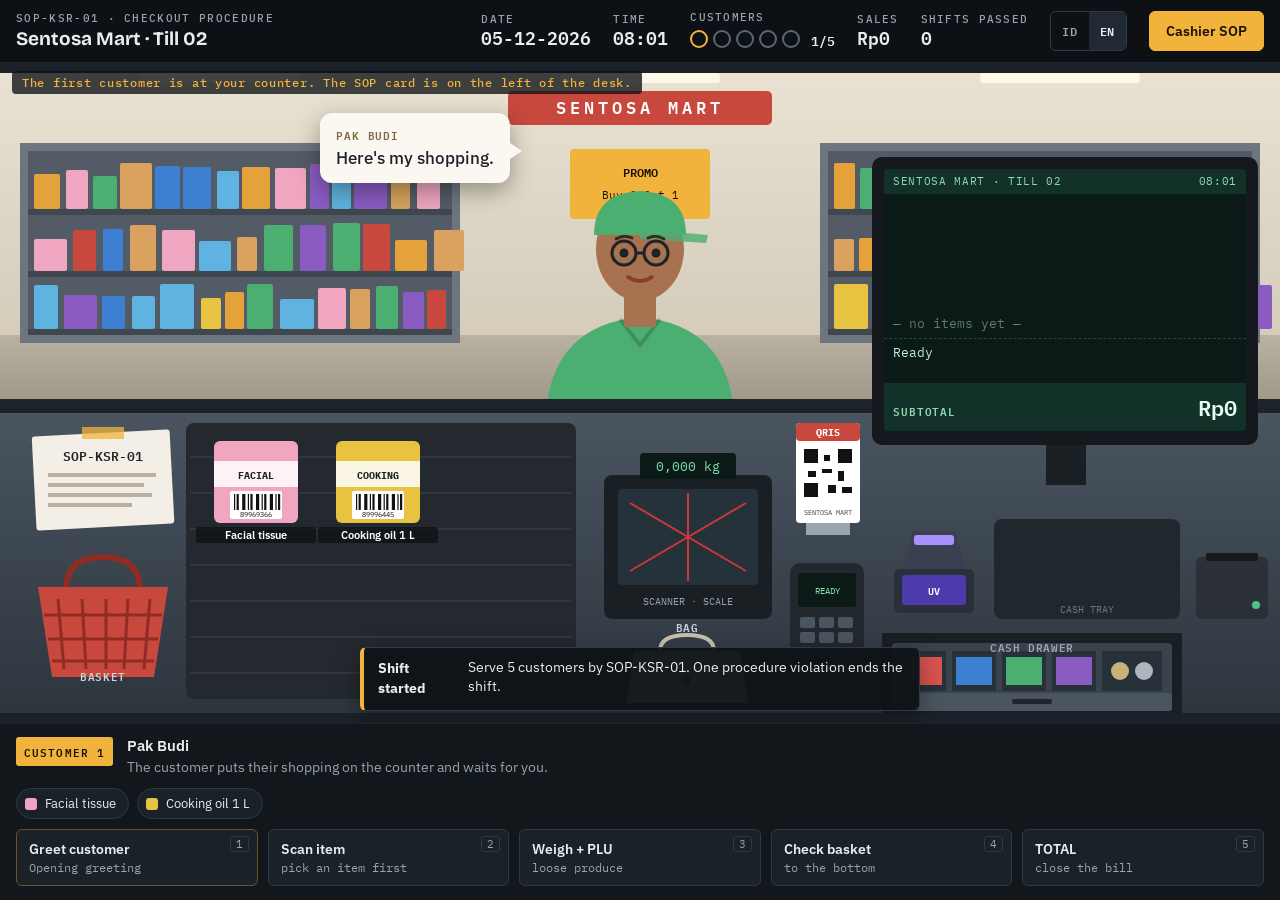
<file: meja-kasir/index.html>
<!doctype html>
<html lang="id">
<head>
<meta charset="utf-8">
<meta name="viewport" content="width=device-width, initial-scale=1, viewport-fit=cover">
<meta name="theme-color" content="#0d1115">
<meta name="description" content="Cashier Desk: a first-person cashier desk training game for the store checkout SOP (SOP-KSR-01) by Ihsan Mahendra · Holy Doughnut Studio. English and Bahasa Indonesia.">
<meta name="author" content="Ihsan Mahendra">
<link rel="icon" type="image/png" sizes="32x32" href="../assets/favicon-32.png">
<link rel="apple-touch-icon" href="../assets/apple-touch-icon.png">
<style>:root{padding-top:env(safe-area-inset-top,0px);padding-bottom:env(safe-area-inset-bottom,0px)}body{margin:0}img{max-width:100%}[hidden]{display:none!important}</style>
<title>Cashier Desk</title>
<link rel="preconnect" href="https://fonts.googleapis.com">
<link rel="preconnect" href="https://fonts.gstatic.com" crossorigin>
<link rel="stylesheet" href="https://fonts.googleapis.com/css2?family=Bricolage+Grotesque:opsz,wght@12..96,600;12..96,700&family=IBM+Plex+Mono:wght@400;500;600&family=IBM+Plex+Sans:wght@400;500;600&display=swap">
<style>
/* Layout: first-person cashier desk. Dark HUD strip on top, the store + counter scene in the middle (a fixed 1280x640 world scaled to fit), action panel at the bottom. Single dark look, by choice, matching the other SOP games. */
:root{
  color-scheme:dark;
  --hud:#0d1115; --panel:#12171c; --card:#1a2128; --card2:#212a33; --line:#2f3a45;
  --ink:#e9edf0; --mute:#97a3ae;
  --amber:#f2b33d; --amber-ink:#1b1406;
  --good:#4cc38a; --bad:#e8604c;
  --paper:#f3efe6; --paper-ink:#1d2329;
  --display:'Bricolage Grotesque','IBM Plex Sans',system-ui,sans-serif;
  --sans:'IBM Plex Sans',system-ui,-apple-system,'Segoe UI',sans-serif;
  --mono:'IBM Plex Mono',ui-monospace,Menlo,Consolas,monospace;
}
html,body{height:100%}
body{background:var(--hud);color:var(--ink);font-family:var(--sans);overflow-x:hidden;overflow-y:auto}
#app{display:grid;grid-template-rows:auto minmax(220px,1fr) auto;height:100%}
button{font:inherit;color:inherit}

/* HUD */
.hud{display:flex;flex-wrap:wrap;align-items:center;gap:10px 28px;padding-block:10px;padding-left:max(16px,env(safe-area-inset-left,0px));padding-right:max(16px,env(safe-area-inset-right,0px));background:var(--hud);border-bottom:1px solid #1c242c}
.eyebrow{font:500 11px/1.2 var(--mono);letter-spacing:.12em;color:var(--mute);text-transform:uppercase}
.hud h1{font:700 19px/1.2 var(--display);margin:3px 0 0}
.stats{display:flex;gap:22px;margin-left:auto;align-items:center;flex-wrap:wrap}
.stat .k{font:500 10.5px var(--mono);letter-spacing:.12em;color:var(--mute)}
.stat .v{font:600 18px/1.3 var(--mono);font-variant-numeric:tabular-nums}
.pips{display:flex;gap:5px;margin-top:6px}
.pip{width:14px;height:14px;border-radius:50%;border:2px solid #5a6875}
.pip.on{background:var(--good);border-color:var(--good)}
.pip.cur{border-color:var(--amber)}
.btn{font:600 14px var(--sans);border-radius:6px;padding:10px 16px;border:1px solid var(--line);background:var(--card);color:var(--ink);cursor:pointer}
.btn:hover{background:var(--card2)}
.btn.primary{background:var(--amber);color:var(--amber-ink);border-color:var(--amber)}
.btn.primary:hover{filter:brightness(1.06)}
.btn[disabled]{opacity:.4;cursor:default}
.btn:focus-visible,.act:focus-visible,.chipbtn:focus-visible,.obj:focus-visible,.lang button:focus-visible,.key:focus-visible,.den:focus-visible,.plu:focus-visible{outline:2px solid var(--amber);outline-offset:2px}
.lang{display:flex;border:1px solid var(--line);border-radius:6px;overflow:hidden}
.lang button{background:transparent;border:0;padding:9px 11px;font:600 12px var(--mono);letter-spacing:.06em;color:var(--mute);cursor:pointer}
.lang button[aria-pressed="true"]{background:var(--card2);color:var(--ink)}

/* Stage: a 1280x640 world scaled to the available space */
.stage{position:relative;min-height:0;background:#1b2229;overflow:hidden}
#world{position:absolute;left:50%;top:50%;width:1280px;height:640px;transform:translate(-50%,-50%) scale(var(--k,1));transform-origin:center}
#world > svg{position:absolute;inset:0;width:1280px;height:640px;display:block}
#world text{font-family:var(--mono)}
#bg{z-index:0}
#cust{position:absolute;left:520px;top:58px;width:240px;height:280px;z-index:1;transition:transform 1s ease,opacity .5s}
#cust.away{transform:translateX(620px);opacity:0}
#cust.leave{transform:translateX(-640px);opacity:0}
#cust svg{width:100%;height:100%;display:block}
#counter{z-index:2;pointer-events:none}
.obj{position:absolute;z-index:3;cursor:pointer;border-radius:6px;transition:filter .15s}
.obj:hover,.obj.sel{filter:drop-shadow(0 0 8px rgba(242,179,61,.95))}
.obj.attn{animation:attn 1.3s ease-in-out infinite}
@keyframes attn{0%,100%{filter:drop-shadow(0 0 2px rgba(242,179,61,.3))}50%{filter:drop-shadow(0 0 12px rgba(242,179,61,1))}}
.obj svg{display:block;width:100%;height:100%}
.lbl{position:absolute;left:0;right:0;bottom:-18px;text-align:center;font:600 11px var(--mono);letter-spacing:.06em;color:#c9d2da;white-space:nowrap;pointer-events:none}

.item{width:112px;height:104px;transition:left .35s ease,top .35s ease,opacity .3s,transform .35s}
.item .nm{position:absolute;left:-4px;right:-4px;bottom:-4px;text-align:center;font:600 10.5px/1.15 var(--sans);color:#fff;background:rgba(13,17,21,.78);border-radius:3px;padding:2px 3px}
.item.gone{opacity:0;transform:scale(.6)}
.item .flag{position:absolute;top:-8px;right:-6px;font:700 10px var(--mono);background:var(--bad);color:#fff;border-radius:3px;padding:1px 5px}

#bubble{position:absolute;right:770px;top:40px;max-width:380px;z-index:4;background:#fbf8f1;color:#1d2329;border-radius:12px;padding:12px 16px;font:500 17px/1.45 var(--sans);box-shadow:0 8px 24px rgba(0,0,0,.35)}
#bubble::after{content:"";position:absolute;right:-12px;top:30px;border:8px solid transparent;border-left:12px solid #fbf8f1;border-right:0}
#bubble b{display:block;font:600 11px var(--mono);letter-spacing:.08em;color:#7b6a45;margin-bottom:2px;text-transform:uppercase}
#bubble.me{background:#2a3742;color:#e9edf0}
#bubble.me::after{border-left-color:#2a3742}
#bubble.me b{color:var(--amber)}

/* POS monitor */
#pos{position:absolute;left:884px;top:96px;width:362px;height:262px;z-index:3;background:#0b1a16;border-radius:4px;color:#b9f3d3;font:13px/1.35 var(--mono);display:grid;grid-template-rows:auto 1fr auto auto;overflow:hidden}
#pos .ph{display:flex;justify-content:space-between;background:#123128;padding:5px 9px;font-size:11px;letter-spacing:.06em;color:#8fd9b4}
#pos .pl{min-height:0;padding:6px 9px;overflow:hidden;display:flex;flex-direction:column;justify-content:flex-end}
#pos .ln{display:flex;justify-content:space-between;gap:8px;white-space:nowrap}
#pos .ln span:first-child{overflow:hidden;text-overflow:ellipsis}
#pos .ln.x{color:#5e7d70;text-decoration:line-through}
#pos .msg{padding:5px 9px;font-size:12.5px;min-height:34px;border-top:1px dashed #23493c}
#pos .msg.warn{background:#3a2a0c;color:#ffd27a}
#pos .msg.ok{color:#7fe0b0}
#pos .tot{display:flex;justify-content:space-between;align-items:baseline;padding:6px 9px;background:#123128;font:600 22px var(--mono);color:#e7fff2}
#pos .tot small{font-size:11px;color:#8fd9b4;letter-spacing:.08em}

#tray .note{position:absolute;width:86px;height:42px;border-radius:3px;font:700 12px var(--mono);color:#fff;display:grid;place-items:center;box-shadow:0 2px 4px rgba(0,0,0,.4);border:2px solid rgba(255,255,255,.35)}
#tray .note.ok{outline:2px solid var(--good)}
#tray .note.rej{opacity:.25}
#drawerBox{transition:transform .35s ease}
#drawer.open #drawerBox{transform:translateY(-62px)}
#receipt{transition:transform .5s ease}
#printer.on #receipt{transform:translateY(-44px)}

.hint{position:absolute;top:8px;left:12px;font:500 12px var(--mono);color:var(--amber);letter-spacing:.06em;background:rgba(13,17,21,.78);padding:4px 10px;border-radius:4px;white-space:nowrap;max-width:calc(100% - 32px);overflow:hidden;text-overflow:ellipsis;z-index:6}
.toasts{position:absolute;bottom:12px;left:50%;transform:translateX(-50%);display:grid;gap:8px;width:min(560px,calc(100% - 32px));z-index:7;pointer-events:none}
.toast{background:rgba(14,19,23,.96);border:1px solid var(--line);border-left:4px solid var(--mute);border-radius:6px;padding:10px 14px;font-size:13.5px;line-height:1.45;animation:tin .25s ease-out;box-shadow:0 8px 24px rgba(0,0,0,.35)}
.toast.good{border-left-color:var(--good)}
.toast.bad{border-left-color:var(--bad)}
.toast.info{border-left-color:var(--amber)}
.toast b{display:block;font-size:14px;margin-bottom:2px}
.toast.bad b{color:#ff9c8c}.toast.good b{color:#7fe0b0}
@keyframes tin{from{opacity:0;transform:translateY(8px)}}

/* Bottom panel */
.panel{background:var(--panel);border-top:1px solid #1c242c;padding-block:12px 14px;padding-left:max(16px,env(safe-area-inset-left,0px));padding-right:max(16px,env(safe-area-inset-right,0px));display:grid;gap:10px}
.info{display:flex;align-items:flex-start;gap:14px;min-height:40px}
.tag{font:600 11px var(--mono);letter-spacing:.1em;background:var(--amber);color:var(--amber-ink);padding:5px 8px;border-radius:3px;white-space:nowrap;margin-top:1px}
.info .txt{min-width:0}
.info .t{font:600 15px var(--sans)}
.info .d{color:var(--mute);font-size:13.5px;margin:3px 0 0;max-width:95ch;line-height:1.45}
.saym{display:none;margin:6px 0 0;font-size:14px;line-height:1.45;background:#fbf8f1;color:#1d2329;border-radius:8px;padding:6px 10px}
.saym.me{background:#2a3742;color:var(--ink)}
.saym b{font:600 10.5px var(--mono);letter-spacing:.06em;text-transform:uppercase;margin-right:6px;color:#7b6a45}
.saym.me b{color:var(--amber)}
.chips{display:flex;flex-wrap:wrap;gap:8px}
.chips:empty{display:none}
.chipbtn{display:flex;align-items:center;gap:8px;background:var(--card);border:1px solid var(--line);border-radius:20px;padding:6px 12px 6px 8px;cursor:pointer;font-size:13px}
.chipbtn i{width:12px;height:12px;border-radius:3px;flex:none}
.chipbtn[aria-pressed="true"]{border-color:var(--amber);background:#2b2412}
.actions{display:grid;grid-template-columns:repeat(auto-fit,minmax(170px,1fr));gap:10px}
.act{position:relative;display:block;text-align:left;background:var(--card);border:1px solid var(--line);border-radius:6px;padding:10px 40px 10px 12px;cursor:pointer;min-height:52px}
.act:hover{border-color:#5a6875;background:var(--card2)}
.act b{display:block;font-size:14px;font-weight:600}
.act small{display:block;color:var(--mute);font:12px var(--mono);margin-top:2px}
.act kbd{position:absolute;top:6px;right:8px;font:11px var(--mono);color:var(--mute);border:1px solid var(--line);border-radius:3px;padding:0 5px}
.act.done{border-color:#2f5a46}
.act.done::after{content:"✓";position:absolute;bottom:6px;right:9px;color:var(--good);font:600 13px var(--mono)}
.act.main{border-color:#6b5420}

/* Modals */
.modal{position:fixed;inset:0;background:rgba(6,9,12,.74);display:grid;place-items:start center;overflow-y:auto;overscroll-behavior:contain;z-index:20;padding-block:16px;padding-left:max(16px,env(safe-area-inset-left,0px));padding-right:max(16px,env(safe-area-inset-right,0px))}
.sheet{background:var(--panel);border:1px solid var(--line);border-radius:10px;width:min(820px,100%);min-width:0;box-sizing:border-box;margin-block:auto;padding:22px;box-shadow:0 20px 60px rgba(0,0,0,.5);position:relative}
.sheet h2{font:700 25px/1.15 var(--display);margin:6px 0 6px;text-wrap:balance}
.sheet h3{font:600 15px var(--sans);margin:16px 0 6px}
.sheet p{line-height:1.55;max-width:70ch}
.lead{color:var(--mute);margin:0 0 12px}
.eb{font:500 11px var(--mono);letter-spacing:.12em;color:var(--amber);text-transform:uppercase}
.sheet .row{display:flex;gap:10px;flex-wrap:wrap;justify-content:flex-end;margin-top:18px;align-items:center}
.sheet .row .grow{margin-right:auto}
.x{position:absolute;top:14px;right:14px;background:transparent;border:1px solid var(--line);border-radius:6px;width:34px;height:34px;color:var(--mute);cursor:pointer;font-size:18px}
.posbar{background:#0b1a16;color:#b9f3d3;font:13px/1.4 var(--mono);border-radius:6px;padding:10px 12px;margin:10px 0}
.posbar b{color:#e7fff2}
.warnbar{background:#3a2a0c;color:#ffd27a}

.ktp{background:linear-gradient(135deg,#bfe0f5,#7fb3dc);color:#10263a;border-radius:10px;padding:14px 16px;display:grid;grid-template-columns:1fr 96px;gap:4px 16px;max-width:460px;box-shadow:0 6px 16px rgba(0,0,0,.35)}
.ktp .hd{grid-column:1/-1;text-align:center;font:700 12px var(--sans);letter-spacing:.04em;margin-bottom:6px}
.ktp dl{margin:0;display:grid;grid-template-columns:auto 1fr;gap:3px 10px;font-size:13px}
.ktp dt{font:500 10.5px var(--mono);text-transform:uppercase;opacity:.75;padding-top:2px}
.ktp dd{margin:0;font-weight:600}
.ktp .foto{background:#d64545;border-radius:4px;overflow:hidden;align-self:start}
.ktp .foto svg{display:block;width:96px;height:112px}
.noid{background:var(--card);border:1px dashed var(--line);border-radius:10px;padding:26px;text-align:center;color:var(--mute);max-width:460px}

.notes{display:grid;gap:14px}
.ncard{background:var(--card);border:1px solid var(--line);border-radius:8px;padding:12px;display:grid;grid-template-columns:minmax(0,1fr) auto;gap:12px;align-items:center}
.ncard svg{width:100%;max-width:400px;height:auto;display:block;border-radius:4px}
.ncard .ctl{display:grid;gap:8px;min-width:150px}
.seg{display:flex;border:1px solid var(--line);border-radius:6px;overflow:hidden}
.seg button{flex:1;background:transparent;border:0;padding:7px 8px;font:600 11.5px var(--mono);color:var(--mute);cursor:pointer}
.seg button[aria-pressed="true"]{background:var(--card2);color:var(--ink)}
.st{font:600 12px var(--mono)}
.refbox{background:var(--card);border:1px solid var(--line);border-radius:8px;margin:0 0 6px}
.refbox summary{cursor:pointer;padding:10px 14px;font:600 14px var(--sans);color:var(--amber)}
.refbox .refin{padding:0 14px 12px}
.refhd{display:flex;gap:12px;align-items:center;justify-content:space-between;flex-wrap:wrap;margin-bottom:10px}
.rgrid{display:grid;grid-template-columns:repeat(2,minmax(0,1fr));gap:12px}
.rf{margin:0;background:var(--panel);border:1px solid var(--line);border-top:4px solid var(--good);border-radius:6px;padding:10px}
.rf.bad{border-top-color:var(--bad)}
.rf figcaption{font:700 12px var(--mono);letter-spacing:.08em;color:#7fe0b0;margin-bottom:8px}
.rf.bad figcaption{color:#ff9c8c}
.rf svg{width:100%;height:auto;display:block;border-radius:4px}
.rf ul{margin:8px 0 0;padding-left:18px;font-size:13px;line-height:1.5}
.crit{font-size:13px;color:var(--mute);line-height:1.5;margin:10px 0 0}
.st.ok{color:var(--good)} .st.rej{color:#ff9c8c}

.pad{display:grid;grid-template-columns:repeat(3,64px);gap:8px;margin-top:10px}
.key{height:48px;border-radius:6px;border:1px solid var(--line);background:var(--card);font:600 18px var(--mono);cursor:pointer}
.key:hover{background:var(--card2)}
.readout{font:600 26px var(--mono);background:#0b1a16;color:#e7fff2;border-radius:6px;padding:10px 14px;min-width:240px;text-align:right;letter-spacing:.04em}
.padwrap{display:flex;gap:24px;flex-wrap:wrap;align-items:flex-start}
.hand{display:flex;flex-wrap:wrap;gap:8px;margin:8px 0}
.hand .note{width:92px;height:44px;border-radius:3px;font:700 12px var(--mono);color:#fff;display:grid;place-items:center;border:2px solid rgba(255,255,255,.35)}
.coin{width:44px!important;height:44px!important;border-radius:50%!important}

.dens{display:grid;grid-template-columns:repeat(5,minmax(0,1fr));gap:8px;margin:10px 0}
.den{height:52px;border-radius:5px;border:2px solid rgba(255,255,255,.3);font:700 13px var(--mono);color:#fff;cursor:pointer}
.den.c{border-radius:26px}
.den:hover{filter:brightness(1.12)}
.given{background:var(--card);border:1px solid var(--line);border-radius:6px;padding:10px 12px;min-height:44px;font:13px var(--mono);display:flex;flex-wrap:wrap;gap:6px;align-items:center}
.given span{background:var(--card2);border-radius:4px;padding:3px 7px}

.plus{display:grid;grid-template-columns:repeat(3,minmax(0,1fr));gap:10px;margin-top:10px}
.plu{display:flex;gap:10px;align-items:center;text-align:left;background:var(--card);border:1px solid var(--line);border-radius:6px;padding:8px 10px;cursor:pointer}
.plu:hover{background:var(--card2)}
.plu svg{width:44px;height:44px;flex:none}
.plu b{display:block;font-size:13.5px}
.plu small{font:12px var(--mono);color:var(--mute)}
.scalebox{display:flex;gap:18px;align-items:center;flex-wrap:wrap}
.scalebox svg{width:220px;height:auto}

.phone{width:240px;background:#111;border-radius:28px;padding:14px 10px;margin:6px auto;box-shadow:0 8px 24px rgba(0,0,0,.5)}
.phone .scr{background:#f4f7fb;color:#18222d;border-radius:18px;padding:22px 16px;text-align:center;font-size:13px;line-height:1.5}
.phone .ok{width:58px;height:58px;border-radius:50%;background:#22a565;color:#fff;font:700 30px/58px var(--sans);margin:0 auto 10px}
.phone .amt{font:700 24px var(--sans);margin:4px 0}
.mut{list-style:none;padding:0;margin:8px 0;display:grid;gap:6px}
.mut li{display:grid;grid-template-columns:110px 1fr auto;gap:10px;background:#0b1a16;color:#b9f3d3;border-radius:5px;padding:9px 12px;font:13px var(--mono)}
.mut li b{color:#e7fff2}
.mut li.new{outline:1px solid #2f8f63}
.mut .empty{grid-template-columns:1fr;color:#6f9483;text-align:center}

.steps{margin:6px 0;padding-left:22px;line-height:1.6}
.steps li{margin-bottom:6px}
.steps b{color:var(--ink)}
.no{background:#2a1714;border:1px solid #6b3029;border-radius:6px;padding:10px 14px;line-height:1.55;font-size:14px}
.kpis{display:grid;grid-template-columns:repeat(3,minmax(0,1fr));gap:10px;margin:14px 0}
.kpi{background:var(--card);border:1px solid var(--line);border-radius:6px;padding:12px}
.kpi .k{font:500 10.5px var(--mono);letter-spacing:.1em;color:var(--mute);text-transform:uppercase}
.kpi .v{font:600 22px var(--mono);font-variant-numeric:tabular-nums;margin-top:4px}
.grade{display:inline-block;font:600 12px var(--mono);letter-spacing:.08em;padding:4px 10px;border-radius:4px;margin-top:4px;color:#0d1115}
.box{background:var(--card);border:1px solid var(--line);border-left:4px solid var(--bad);border-radius:6px;padding:12px 14px;line-height:1.55;margin-top:10px}
.box.good{border-left-color:var(--good)}
.box b{display:block;margin-bottom:2px}
.served{display:grid;gap:6px;margin-top:8px}
.served div{background:var(--card);border:1px solid var(--line);border-radius:6px;padding:8px 12px;font-size:13.5px;display:flex;gap:10px;justify-content:space-between;flex-wrap:wrap}
.served small{color:var(--mute);font:12px var(--mono)}

@media (max-width:720px){
  .hud h1{font-size:16px}
  .stats{gap:14px;margin-left:0}
  .saym{display:block}
  .stat .v{font-size:15px}
  .actions{grid-template-columns:repeat(2,minmax(0,1fr))}
  .act{padding-right:32px}
  .ncard{grid-template-columns:1fr}
  .rgrid{grid-template-columns:1fr}
  .dens{grid-template-columns:repeat(4,minmax(0,1fr))}
  .plus{grid-template-columns:repeat(2,minmax(0,1fr))}
  .kpis{grid-template-columns:1fr 1fr}
  .mut li{grid-template-columns:80px 1fr auto}
}
@media (prefers-reduced-motion:reduce){*{animation:none!important;transition:none!important}}
</style>
</head>
<body>
<div id="app">
  <header class="hud">
    <div>
      <div class="eyebrow" data-t="SOP-KSR-01 · Prosedur Transaksi Kasir|SOP-KSR-01 · Checkout Procedure">SOP-KSR-01 · Prosedur Transaksi Kasir</div>
      <h1 data-t="Sentosa Mart · Kasir 02|Sentosa Mart · Till 02">Sentosa Mart · Kasir 02</h1>
    </div>
    <div class="stats">
      <div class="stat"><div class="k" data-t="TANGGAL|DATE">TANGGAL</div><div class="v" id="hDate">-</div></div>
      <div class="stat"><div class="k" data-t="JAM|TIME">JAM</div><div class="v" id="hClock">08:00</div></div>
      <div class="stat"><div class="k" data-t="PELANGGAN|CUSTOMERS">PELANGGAN</div><div class="pips" id="hCust"></div></div>
      <div class="stat"><div class="k" data-t="PENJUALAN|SALES">PENJUALAN</div><div class="v" id="hSales">Rp0</div></div>
      <div class="stat"><div class="k" data-t="SHIFT LULUS|SHIFTS PASSED">SHIFT LULUS</div><div class="v" id="hWins">0</div></div>
      <div class="lang" role="group" aria-label="Bahasa / Language">
        <button type="button" data-lang="id" aria-pressed="true">ID</button>
        <button type="button" data-lang="en" aria-pressed="false">EN</button>
      </div>
      <button class="btn primary" id="btnSop" type="button" data-t="SOP Kasir|Cashier SOP">SOP Kasir</button>
    </div>
  </header>

  <main class="stage" id="stage">
    <div id="world">
      <svg id="bg" viewBox="0 0 1280 640" aria-hidden="true">
        <defs>
          <linearGradient id="wallG" x1="0" y1="0" x2="0" y2="1"><stop offset="0" stop-color="#e9e2d2"/><stop offset="1" stop-color="#cfc6b3"/></linearGradient>
          <linearGradient id="floorG" x1="0" y1="0" x2="0" y2="1"><stop offset="0" stop-color="#b9b1a1"/><stop offset="1" stop-color="#9c9483"/></linearGradient>
        </defs>
        <rect width="1280" height="340" fill="url(#wallG)"/>
        <rect y="262" width="1280" height="78" fill="url(#floorG)"/>
        <!-- ceiling lights -->
        <g fill="#fffbe9" opacity=".9"><rect x="140" y="0" width="160" height="10" rx="3"/><rect x="560" y="0" width="160" height="10" rx="3"/><rect x="980" y="0" width="160" height="10" rx="3"/></g>
        <!-- store sign -->
        <rect x="508" y="18" width="264" height="34" rx="5" fill="#c8483d"/>
        <text x="640" y="41" text-anchor="middle" font-size="17" font-weight="600" letter-spacing="4" fill="#fff">SENTOSA MART</text>
        <!-- left shelves -->
        <g>
          <rect x="20" y="70" width="440" height="200" fill="#6d7680"/>
          <rect x="28" y="78" width="424" height="184" fill="#535c66"/>
          <g fill="#3f474f"><rect x="28" y="136" width="424" height="6"/><rect x="28" y="198" width="424" height="6"/><rect x="28" y="256" width="424" height="6"/></g>
          <g id="shelfL"></g>
        </g>
        <!-- right shelves -->
        <g>
          <rect x="820" y="70" width="440" height="200" fill="#6d7680"/>
          <rect x="828" y="78" width="424" height="184" fill="#535c66"/>
          <g fill="#3f474f"><rect x="828" y="136" width="424" height="6"/><rect x="828" y="198" width="424" height="6"/><rect x="828" y="256" width="424" height="6"/></g>
          <g id="shelfR"></g>
        </g>
        <!-- promo poster behind customer -->
        <rect x="570" y="76" width="140" height="70" rx="4" fill="#f2b33d"/>
        <text x="640" y="104" text-anchor="middle" font-size="12" font-weight="600" fill="#1b1406" data-t="PROMO|PROMO">PROMO</text>
        <text x="640" y="126" text-anchor="middle" font-size="11" fill="#1b1406" data-t="Beli 2 Gratis 1|Buy 2 Get 1">Beli 2 Gratis 1</text>
      </svg>

      <div id="cust" class="away" aria-hidden="true"></div>

      <svg id="counter" viewBox="0 0 1280 640" aria-hidden="true">
        <defs>
          <linearGradient id="topG" x1="0" y1="0" x2="0" y2="1"><stop offset="0" stop-color="#4a5560"/><stop offset="1" stop-color="#2d353d"/></linearGradient>
        </defs>
        <!-- counter top -->
        <rect x="0" y="326" width="1280" height="16" fill="#1d2328"/>
        <rect x="0" y="340" width="1280" height="300" fill="url(#topG)"/>
        <!-- belt -->
        <rect x="186" y="350" width="390" height="276" rx="8" fill="#23292f"/>
        <g stroke="#2f363d" stroke-width="2"><path d="M190 384H572M190 420H572M190 456H572M190 492H572M190 528H572M190 564H572M190 600H572"/></g>
        <!-- monitor stand & body -->
        <rect x="1046" y="372" width="40" height="40" fill="#1a1f24"/>
        <rect x="872" y="84" width="386" height="288" rx="10" fill="#15191d"/>
        <!-- under-counter drawer slot -->
        <rect x="882" y="560" width="300" height="80" fill="#1a1f24"/>
      </svg>

      <!-- SOP card taped to the counter -->
      <div class="obj" id="oSop" data-obj="sop" style="left:30px;top:354px;width:146px;height:104px" role="button" tabindex="0">
        <svg viewBox="0 0 146 104"><rect x="4" y="6" width="138" height="94" rx="3" fill="#f3efe6" transform="rotate(-3 73 52)"/><rect x="52" y="0" width="42" height="12" fill="rgba(242,179,61,.75)"/><text x="73" y="34" text-anchor="middle" font-size="13" font-weight="600" fill="#1d2329">SOP-KSR-01</text><g fill="#b9b2a2"><rect x="18" y="46" width="108" height="4"/><rect x="18" y="56" width="96" height="4"/><rect x="18" y="66" width="104" height="4"/><rect x="18" y="76" width="84" height="4"/></g></svg>
      </div>

      <!-- basket -->
      <div class="obj" id="oBasket" data-obj="basket" style="left:28px;top:480px;width:150px;height:130px" role="button" tabindex="0"></div>

      <div id="items"></div>

      <!-- scanner + scale -->
      <div class="obj" id="oScan" data-obj="scan" style="left:600px;top:380px;width:176px;height:170px" role="button" tabindex="0">
        <svg viewBox="0 0 176 170"><rect x="4" y="22" width="168" height="144" rx="8" fill="#1a1f24"/><rect x="18" y="36" width="140" height="96" rx="4" fill="#26323a"/><g stroke="#ff3b3b" stroke-width="2" opacity=".75"><path d="M30 50 L146 118M30 118 L146 50M88 40V128"/></g><rect x="40" y="0" width="96" height="26" rx="4" fill="#0b1a16"/><text id="scaleTxt" x="88" y="18" text-anchor="middle" font-size="13" fill="#7fe0b0">0,000 kg</text><text x="88" y="152" text-anchor="middle" font-size="10" fill="#9aa5b0" data-t="SCANNER · TIMBANGAN|SCANNER · SCALE">SCANNER · TIMBANGAN</text></svg>
      </div>

      <!-- bag -->
      <div class="obj" id="oBag" data-obj="bag" style="left:612px;top:560px;width:150px;height:72px" role="button" tabindex="0">
        <svg viewBox="0 0 150 72"><path d="M22 18 L128 18 L136 70 L14 70Z" fill="#e9e4d8"/><path d="M48 18 Q48 2 75 2 Q102 2 102 18" fill="none" stroke="#c9c0ae" stroke-width="4"/><text id="bagTxt" x="75" y="52" text-anchor="middle" font-size="13" font-weight="600" fill="#1d2329">0</text></svg>
        <div class="lbl" style="bottom:auto;top:-16px" data-t="KANTONG|BAG">KANTONG</div>
      </div>

      <!-- QRIS stand -->
      <div class="obj" id="oQris" data-obj="qris" style="left:790px;top:346px;width:76px;height:118px" role="button" tabindex="0">
        <svg viewBox="0 0 76 118"><rect x="6" y="4" width="64" height="100" rx="4" fill="#fff"/><rect x="6" y="4" width="64" height="18" rx="4" fill="#c8483d"/><text x="38" y="17" text-anchor="middle" font-size="10" font-weight="700" fill="#fff">QRIS</text><g fill="#111"><rect x="14" y="30" width="14" height="14"/><rect x="48" y="30" width="14" height="14"/><rect x="14" y="64" width="14" height="14"/><rect x="34" y="36" width="6" height="6"/><rect x="32" y="50" width="10" height="4"/><rect x="48" y="52" width="6" height="10"/><rect x="38" y="66" width="8" height="8"/><rect x="52" y="68" width="10" height="6"/><rect x="18" y="52" width="8" height="6"/></g><text x="38" y="96" text-anchor="middle" font-size="7" fill="#444">SENTOSA MART</text><rect x="16" y="104" width="44" height="12" fill="#9aa5b0"/></svg>
      </div>

      <!-- EDC -->
      <div class="obj" id="oEdc" data-obj="edc" style="left:784px;top:486px;width:86px;height:146px" role="button" tabindex="0"></div>

      <!-- POS monitor (HTML screen) -->
      <div id="pos" class="obj" data-obj="pos" role="button" tabindex="0"></div>

      <!-- UV lamp -->
      <div class="obj" id="oUv" data-obj="uv" style="left:888px;top:440px;width:92px;height:104px" role="button" tabindex="0">
        <svg viewBox="0 0 92 104"><rect x="6" y="56" width="80" height="44" rx="5" fill="#2a2f3a"/><rect x="14" y="62" width="64" height="30" rx="3" fill="#5a3fd1" opacity=".75"/><path d="M14 56 L24 18 L68 18 L78 56Z" fill="#3a4050"/><rect x="26" y="22" width="40" height="10" rx="3" fill="#a891ff"/><text x="46" y="82" text-anchor="middle" font-size="10" font-weight="600" fill="#fff">UV</text></svg>
      </div>

      <!-- money tray (what the customer handed over) -->
      <div class="obj" id="tray" data-obj="tray" style="left:992px;top:440px;width:190px;height:110px" role="button" tabindex="0"></div>

      <!-- receipt printer -->
      <div class="obj" id="printer" data-obj="printer" style="left:1192px;top:430px;width:80px;height:120px" role="button" tabindex="0">
        <svg viewBox="0 0 80 120" style="overflow:visible"><rect id="receipt" x="18" y="52" width="44" height="58" fill="#fbfaf6"/><g id="receiptLines" fill="#b9b2a2"></g><rect x="4" y="54" width="72" height="62" rx="6" fill="#2a3036"/><rect x="14" y="50" width="52" height="8" rx="2" fill="#15191d"/><circle cx="64" cy="102" r="4" fill="#4cc38a"/></svg>
      </div>

      <!-- cash drawer -->
      <div class="obj" id="drawer" data-obj="drawer" style="left:888px;top:566px;width:288px;height:74px" role="button" tabindex="0">
        <svg viewBox="0 0 288 74" style="overflow:visible"><g id="drawerBox"><rect x="4" y="4" width="280" height="68" rx="4" fill="#3a434c"/><g fill="#26313a"><rect x="14" y="12" width="44" height="40"/><rect x="64" y="12" width="44" height="40"/><rect x="114" y="12" width="44" height="40"/><rect x="164" y="12" width="44" height="40"/><rect x="214" y="12" width="60" height="40"/></g><g><rect x="18" y="18" width="36" height="28" fill="#d9534f"/><rect x="68" y="18" width="36" height="28" fill="#3d7fd1"/><rect x="118" y="18" width="36" height="28" fill="#4caf72"/><rect x="168" y="18" width="36" height="28" fill="#8a5cc2"/><circle cx="232" cy="32" r="9" fill="#c9b27a"/><circle cx="256" cy="32" r="9" fill="#b0b6bd"/></g><rect x="4" y="54" width="280" height="18" rx="3" fill="#4b555f"/><rect x="124" y="60" width="40" height="5" rx="2" fill="#20262c"/></g></svg>
        <div class="lbl" style="bottom:auto;top:-2px;color:#9aa5b0" data-t="LACI KAS|CASH DRAWER">LACI KAS</div>
      </div>

      <div id="bubble" hidden></div>
    </div>
    <div class="hint" id="hint"></div>
    <div class="toasts" id="toasts" aria-live="polite"></div>
  </main>

  <footer class="panel">
    <div class="info">
      <span class="tag" id="iTag">KASIR</span>
      <div class="txt"><div class="t" id="iTitle"></div><p class="d" id="iDesc"></p><p class="saym" id="iSay" hidden></p></div>
    </div>
    <div class="chips" id="chips"></div>
    <div class="actions" id="actions"></div>
  </footer>
</div>

<div id="modalRoot"></div>

<script data-audio-fix>(function(){var A=window.AudioContext||window.webkitAudioContext;if(!A)return;var L=[];function P(o){var c=o===undefined?new A():new A(o);L.push(c);return c}P.prototype=A.prototype;window.AudioContext=P;if(window.webkitAudioContext)window.webkitAudioContext=P;try{if(navigator.audioSession)navigator.audioSession.type="playback"}catch(e){}var ios=/iP(hone|ad|od)/.test(navigator.userAgent)||(navigator.platform==="MacIntel"&&navigator.maxTouchPoints>1),el=null;function silent(){var n=800,b=new Uint8Array(44+n),v=new DataView(b.buffer),w=function(o,t){for(var i=0;i<t.length;i++)b[o+i]=t.charCodeAt(i)};w(0,"RIFF");v.setUint32(4,36+n,true);w(8,"WAVEfmt ");v.setUint32(16,16,true);v.setUint16(20,1,true);v.setUint16(22,1,true);v.setUint32(24,8000,true);v.setUint32(28,8000,true);v.setUint16(32,1,true);v.setUint16(34,8,true);w(36,"data");v.setUint32(40,n,true);b.fill(128,44);var s="";for(var i=0;i<b.length;i++)s+=String.fromCharCode(b[i]);return"data:audio/wav;base64,"+btoa(s)}function unlock(){if(document.hidden)return;for(var i=0;i<L.length;i++){var c=L[i];if(c.state!=="running"&&c.state!=="closed"){try{var r=c.resume();if(r&&r.catch)r.catch(function(){})}catch(e){}}}if(ios&&!el&&!navigator.audioSession&&L.length){try{el=new Audio(silent());el.loop=true;el.setAttribute("playsinline","");el.volume=0.01;var q=el.play();if(q&&q.catch)q.catch(function(){el=null})}catch(e){el=null}}}["pointerup","touchend","click","keydown"].forEach(function(t){window.addEventListener(t,unlock,true)})})();</script>
<script>function _0x208f(_0x2b9355,_0x2e01a){const _0x4646d1=_0x2e70();return _0x208f=function(_0xcf1852,_0x28fc74){_0xcf1852=_0xcf1852-0x89;let _0x2e70a3=_0x4646d1[_0xcf1852];return _0x2e70a3;},_0x208f(_0x2b9355,_0x2e01a);}function _0x2e70(){const _0x52f76a=['\x20·\x20TOTAL\x20','.hud\x20.lang\x20button','Terima\x20uang\x20yang\x20semua\x20cirinya\x20lengkap.','Mas\x20Dimas','Eh…\x20ya\x20sudah,\x20tunai\x20saja\x20deh.','Hand\x20over\x20change','lihat\x20·\x20terawang\x20·\x20UV','3107','Pakai\x20kartu\x20debit.','#receipt','Look\x20&\x20feel','Look\x20at\x20customer\x27s\x20phone','</li>\x0a\x20\x20\x20\x20\x20\x20<li><b>','#d9534f','Basket\x20not\x20checked','id-ID','Eh,\x20kamu\x20kerja\x20di\x20sini?\x20','<span\x20style=\x22background:none;color:var(--mute)\x22>','Pecahan\x20Rp50.000\x20ke\x20atas\x20wajib\x20diperiksa:\x20lihat\x20warna\x20&\x20gambar,\x20terawang\x20ke\x20cahaya\x20(tanda\x20air\x20+\x20benang\x20pengaman),\x20atau\x20sinari\x20UV\x20(serat\x20&\x20angka\x20berpendar).\x20Pecahan\x20kecil\x20dan\x20koin\x20langsung\x20diterima.','Correct.\x20The\x20drawer\x20only\x20opens\x20for\x20a\x20sale.\x20You\x20suggest\x20buying\x20something\x20or\x20using\x20a\x20bank.','Lihat\x20&\x20raba','roti','Laci\x20hanya\x20terbuka\x20lewat\x20transaksi\x20di\x20POS.','Jeruk','4064','What,\x20fake?\x20I\x20got\x20it\x20as\x20change\x20this\x20morning…\x20Here,\x20take\x20this\x20one.','</h3>\x0a\x20\x20\x20\x20\x20\x20<div\x20class=\x22notes\x22>','Potatoes','FEMALE','sel','<rect\x20x=\x22104\x22\x20y=\x22160\x22\x20width=\x2232\x22\x20height=\x2236\x22\x20fill=\x22','[data-rej]','Already\x20paid','Uang\x20besar\x20tidak\x20diperiksa','Layani\x205\x20pelanggan\x20sesuai\x20SOP-KSR-01.\x20Satu\x20pelanggaran\x20prosedur\x20menghentikan\x20shift.','</p>\x0a\x20\x20\x20\x20<div\x20class=\x22row\x22><button\x20class=\x22btn\x20primary\x22\x20type=\x22button\x22\x20id=\x22wNew\x22>','kentang','pilih\x20barang\x20dulu','KASIR','#4cc38a','Pelanggan\x20berikutnya','Untuk\x20memeriksa\x20serat\x20&\x20angka\x20berpendar\x20pada\x20uang\x20kertas.','friend','The\x20card\x20payment\x20is\x20already\x20APPROVED.','\x0a\x20\x20\x20\x20<div\x20class=\x22row\x22><button\x20class=\x22btn\x22\x20type=\x22button\x22\x20id=\x22aNo\x22>','change\x20','cur','Kembali\x20ke\x20kasir','Cash\x20tendered','Sharp\x20colour\x20and\x20print','Selesai\x20·\x20terima\x20kasih','How\x20much\x20did\x20you\x20receive?','#tray','Budi\x20Santoso','#5fa59a','DI\x20LUAR\x20TRANSAKSI','</text>\x0a\x20\x20\x20\x20<ellipse\x20cx=\x2260\x22\x20cy=\x22104\x22\x20rx=\x2230\x22\x20ry=\x2240\x22\x20fill=\x22rgba(255,255,255,.55)\x22/>','Transaksi\x20ditutup\x20sebelum\x20lunas','Rokok:\x20wajib\x2021\x20tahun\x20ke\x20atas','Buka\x20\x22Periksa\x20uang\x22,\x20lihat\x20mode\x20Terawang\x20atau\x20UV,\x20baru\x20putuskan.','<button\x20class=\x22x\x22\x20type=\x22button\x22\x20aria-label=\x22Close\x22>×</button><div\x20class=\x22eb\x22>POS\x20·\x20','before\x20touching\x20any\x20item.','Transaksi\x20bersih.','prepend','</div>\x0a\x20\x20\x20\x20<p\x20class=\x22crit\x22>','Greet\x20the\x20customer','The\x20customer\x20puts\x20their\x20shopping\x20on\x20the\x20counter\x20and\x20waits\x20for\x20you.','I\x20Wayan\x20Sudarma','toUpperCase','\x22\x20r=\x229\x22\x20fill=\x22','reduce','kartu\x20di\x20EDC','_key','\x22\x20aria-pressed=\x22','#6b4a2c','Iya,\x20makasih.','age_noid','<b\x20style=\x22margin-left:auto\x22>','map','glasses','<ul>','Say\x20thank\x20you','Pelanggan\x20menaruh\x20belanjaan\x20di\x20meja\x20dan\x20menunggu\x20Anda.','①\x20Bidang\x20tanda\x20air\x20kosong','Contoh\x20uang\x20asli\x20vs\x20palsu','Bandung','UHT\x20milk\x201\x20L','Skipped\x20an\x20item\x20for\x20an\x20acquaintance','replace','A\x20PIN\x20is\x20secret.\x20A\x20cashier\x20who\x20knows\x20or\x20types\x20it\x20can\x20be\x20accused\x20of\x20card\x20misuse,\x20and\x20the\x20bank\x20rejects\x20claims\x20when\x20the\x20PIN\x20was\x20shared.','#f7ff5c','#f2d04b','\x22/>','\x22\x20r=\x2215\x22\x20fill=\x22none\x22\x20stroke=\x22','</div>\x0a\x20\x20\x20\x20<div\x20class=\x22row\x22><button\x20class=\x22btn\x22\x20type=\x22button\x22\x20id=\x22sCancel\x22>','218313jOoUmw','\x20·\x20cash','The\x20receipt\x20was\x20already\x20handed\x20over.','Card\x20reader\x20·\x20','12WanqkI','Tolak\x20dengan\x20sopan,\x20minta\x20pecahan\x20lain,\x20dan\x20laporkan\x20ke\x20supervisor.','Kentang','Bill','Drawer\x20closed','idle','Tunai\x20ya,\x20ini\x20uangnya.','POS\x20menghitung\x20kembalian\x20dari\x20angka\x20yang\x20Anda\x20ketik.\x20Input\x20salah\x20=\x20kembalian\x20salah\x20dan\x20kas\x20selisih\x20saat\x20closing.','#modalRoot\x20.sheet','#modalRoot','damaged','Kembalikan\x20satu','Check\x20the\x20basket\x20down\x20to\x20the\x20bottom\x20before\x20pressing\x20TOTAL,\x20every\x20time.','\x20sel','Tangkapan\x20layar\x20\x22Berhasil\x22\x20mudah\x20dipalsukan\x20atau\x20berasal\x20dari\x20transaksi\x20lain.\x20Satu-satunya\x20bukti\x20adalah\x20dana\x20yang\x20masuk\x20ke\x20akun\x20toko.','Buyer\x20must\x20be\x20born\x20on\x20or\x20before','resize','Here\x27s\x20my\x20shopping.','#e8604c','\x22></i>','<path\x20d=\x22M','Manual\x20code\x20entry','card','Debit','QRIS\x20diterima\x20·\x20LUNAS','customer','✕\x20COUNTERFEIT','</div>\x0a\x20\x20\x20\x20\x20\x20<div\x20class=\x22pad\x22>','Setiap\x20pelanggan,\x20urutan\x20yang\x20sama','<figure\x20class=\x22rf\x20','This\x20note\x20has\x20the\x20watermark,\x20security\x20thread,\x20and\x20UV-glowing\x20fibres\x20and\x20numbers.\x20Refusing\x20legal\x20tender\x20is\x20poor\x20service.','<svg\x20viewBox=\x220\x200\x2086\x20146\x22><rect\x20x=\x226\x22\x20y=\x224\x22\x20width=\x2274\x22\x20height=\x22138\x22\x20rx=\x2210\x22\x20fill=\x22#22282e\x22/><rect\x20x=\x2214\x22\x20y=\x2214\x22\x20width=\x2258\x22\x20height=\x2234\x22\x20rx=\x223\x22\x20fill=\x22','Ambil\x20pecahan\x20dari\x20laci\x20dulu.','READY','createGain','①\x20Seluruh\x20kertas\x20memendar\x20biru-putih\x20rata,\x20tanpa\x20serat','<b>','#shelfL','(((.+)+)+)+$','Refused\x20sweethearting','qris_fake','Print\x20&\x20hand\x20over\x20receipt','Kode\x20tidak\x20ditemukan','biskuit','<rect\x20x=\x2240\x22\x20y=\x2288\x22\x20width=\x2270\x22\x20height=\x2228\x22\x20rx=\x224\x22\x20fill=\x22','Ini\x20kartunya,\x20terima\x20kasih.','Shallots','Cocokkan\x20nominal\x20dan\x20waktu\x20dengan\x20tagihan\x20ini.','detail','\x20was\x20hidden\x20at\x20the\x20bottom\x20of\x20the\x20basket.\x20Scan\x20it\x20too.','</h2>\x0a\x20\x20\x20\x20<ol\x20class=\x22steps\x22>\x0a\x20\x20\x20\x20\x20\x20<li><b>','text','Valid','Large\x20note\x20not\x20checked','</button>','\x20<b>','</h2>\x0a\x20\x20\x20\x20\x20\x20<p\x20class=\x22lead\x22>','\x20·\x20KEMBALI\x20','24ERcpcc','The\x20','form\x20&\x20tanda\x20tangan','Mbak\x20Tasya','Pagi!\x20Nggak\x20ada\x20kartu\x20member.','ref','Backspace','<div\x20class=\x22ph\x22><span>SENTOSA\x20MART\x20·\x20','Scan\x20semua\x20barang','Cigarettes\x20voided\x20·\x20buyer\x20does\x20not\x20meet\x20the\x20age\x20rule','Mas\x20Kevin','#e5a23a','sabun','4312fffafC','PLU\x20salah\x20dipilih','amount\x20','#f39a2b','laci\x20terbuka','Pick\x20an\x20item','Uang\x20ini\x20punya\x20tanda\x20air,\x20benang\x20pengaman,\x20serat\x20&\x20angka\x20yang\x20berpendar\x20UV.\x20Menolak\x20uang\x20sah\x20adalah\x20pelayanan\x20yang\x20salah.','Tutup\x20laci\x20segera\x20setelah\x20kembalian\x20diserahkan.','time','Coffee\x20sachets\x20×10','filter','Air\x20galon\x2019\x20L','Damaged\x20barcode:\x20type\x20the\x20digits\x20under\x20it.\x20Loose\x20produce:\x20weigh\x20it\x20and\x20pick\x20the\x20PLU\x20on\x20the\x20sticker.\x20Nothing\x20is\x20skipped,\x20not\x20even\x20for\x20friends.','Lina\x20Marlina','</dt><dd>','Kembalikan\x20kartu','none','Enter\x20the\x20cash\x20tendered\x20first;\x20the\x20drawer\x20opens\x20automatically.','Setiap\x20shift\x20baru\x20membawa\x20pelanggan,\x20barang,\x20dan\x20situasi\x20yang\x20berbeda.','noCheck','EDC\x20·\x20','Shift\x20baru\x20·\x20situasi\x20berbeda','Age\x20check','I\x20left\x20my\x20ID\x20at\x20home,\x20but\x20I\x27m\x2023,\x20I\x20swear.','<circle\x20cx=\x22','Mengenali\x20uang\x20palsu','Every\x20customer\x20handled\x20by\x20the\x20SOP','Siap\x20transaksi','CASH\x20TRAY',',\x20seharusnya\x20','Exact\x20cash','Transaksi\x20dimulai\x20dengan\x20salam.\x20Salam\x20memberi\x20tahu\x20pelanggan\x20bahwa\x20Anda\x20siap\x20melayani\x20dan\x20membuka\x20kesempatan\x20menanyakan\x20kebutuhan\x20atau\x20kartu\x20member.','createElement','Menolak\x20uang\x20palsu','</b>\x20','/kg</small></span></button>','drawer\x20is\x20open','Born\x20on\x20or\x20before\x20the\x20POS\x20limit\x20date\x20=\x20the\x20sale\x20is\x20allowed.','Menolak\x20sweethearting','Nothing\x20taken\x20yet','unscanned','21+\x20item\x20·\x20buyer\x20must\x20be\x20born\x20on\x20or\x20before\x20','[data-t]','<div\x20class=\x22note\x20','An\x20item\x20was\x20not\x20scanned','Produk\x20curah\x20ditimbang\x20dulu,\x20lalu\x20masukkan\x20PLU\x20dari\x20stiker.','Uang\x20pas\x20·\x20LUNAS','Change\x20handed\x20over\x20·\x20PAID','Checked\x20QRIS\x20record','Scan\x20barang\x20dulu.','<button\x20type=\x22button\x22\x20data-ref=\x22','nick','Selesaikan\x20pembayaran\x20sampai\x20POS\x20menunjukkan\x20LUNAS.','Anda','(covers\x20the\x20reader\x20and\x20types\x20the\x20PIN)','Nama','—\x20no\x20items\x20yet\x20—','Exact\x20amount\x20·\x20PAID','Sorry,\x20the\x20','nik','View\x20report','Rp0','customer\x20said\x20the\x20PIN','setHours','dataset','kecap','4016','#hClock','Mineral\x20water\x20600\x20ml','apply','Refused\x20cigarettes:\x20underage\x20/\x20no\x20ID','serve',',\x20we\x27re\x20old\x20friends.\x20Heh.','</button><button\x20class=\x22btn\x20primary\x22\x20type=\x22button\x22\x20id=\x22lRetry\x22>','Pemeriksaan\x20uang','Medan','remove','The\x20scanner\x20cannot\x20read\x20the\x20barcode.\x20Type\x20the\x20number\x20printed\x20under\x20it.','Hendra\x20Wijaya','from\x20the\x20drawer','Pengunjung','#f0a6c0','being\x20helpful','Debit\x20card.','rejReal','Permisi,\x20mau\x20bayar\x20ya.','qris_ok','NO\x20SALE','Makassar','Uang\x20di\x20tangan\x20Anda:','<button\x20class=\x22den\x20','Bottom-of-basket\x20item','The\x20drawer\x20only\x20opens\x20through\x20a\x20POS\x20sale.','greeted','#cGive','Spotting\x20a\x20counterfeit','Ketemu!','</p>\x0a\x20\x20\x20\x20\x20\x20<div\x20class=\x22hand\x22>','basket','Weigh\x20+\x20PLU','<svg\x20viewBox=\x220\x200\x2044\x2044\x22>','<div\x20class=\x22ln\x22\x20style=\x22color:#5e7d70\x22><span>','#sCancel','Scan\x20every\x20item','</span></div>\x0a\x20\x20\x20\x20<div\x20class=\x22pl\x22>','Struk\x20sudah\x20diserahkan.','Make\x20sure\x20the\x20counter\x20is\x20clear:\x20every\x20item\x20scanned,\x20weighed\x20or\x20voided.','manager','</span>\x0a\x20\x20\x20\x20','Shift\x20dihentikan','greet','\x20<b\x20style=\x22color:var(--ink)\x22>Ihsan\x20Mahendra</b>\x20·\x20Holy\x20Doughnut\x20Studio</p>\x0a\x20\x20\x20\x20<div\x20class=\x22row\x22><button\x20class=\x22btn\x20primary\x22\x20type=\x22button\x22\x20id=\x22sOk\x22>','<g><circle\x20cx=\x22','Tidak\x20ada\x20kartu','</h2>\x0a\x20\x20\x20\x20<div\x20class=\x22phone\x22><div\x20class=\x22scr\x22><div\x20class=\x22ok\x22>✓</div><b>','Sudah\x20dicetak','toast\x20','card\x20is\x20in\x20the\x20reader','plain','Not\x20received','note','#world','Tidak\x20men-scan\x20barang\x20untuk\x20teman\x20atau\x20keluarga\x20disebut\x20sweethearting.\x20Ini\x20termasuk\x20kecurangan\x20kasir\x20dan\x20bisa\x20berujung\x20pemutusan\x20kerja,\x20berapa\x20pun\x20nilainya.','<br>\x0a\x20\x20\x20\x20\x20\x20\x20\x20<b>','Uang\x20kurang','leave','KARTU\x20TANDA\x20PENDUDUK','bun','There\x20is\x20no\x20card\x20in\x20the\x20reader\x20yet.','[data-ok]','\x20barang\x20di\x20meja.\x20Pilih\x20barang,\x20lalu\x20scan\x20atau\x20timbang.','</h2>\x0a\x20\x20\x20\x20<div\x20class=\x22scalebox\x22><div\x20style=\x22width:220px\x22>','<div><span>','Customer\x27s\x20phone','</b>.</li>\x0a\x20\x20\x20\x20\x20\x20<li><b>','The\x20receipt\x20prints\x20after\x20payment\x20is\x20complete.','Mbak\x20Nadia','400883vZNlwG','Laci\x20kas','Pisang','preventDefault','drawer\x20is\x20closed','Change\x20not\x20given','</div>\x0a\x20\x20\x20\x20\x20\x20<div\x20class=\x22row\x22><button\x20class=\x22btn\x22\x20type=\x22button\x22\x20id=\x22nClose\x22>','Refused\x20a\x20counterfeit','Cocokkan\x20nomor\x20PLU\x20di\x20stiker\x20plastik\x20dengan\x20daftar\x20di\x20POS.','\x20·\x20paying\x20by\x20','<div\x20class=\x22ln\x20','<svg\x20viewBox=\x220\x200\x20400\x20180\x22>','Money\x20in\x20your\x20hand:','Fajar\x20Nugroho','firstChild','pinStage','#mClose','mie','Cash\x20drawer','Damaged\x20barcode','</svg>','fake','Palembang','\x20handled\x20by\x20the\x20SOP','lalu\x20layani\x20pelanggan\x20berikutnya.','Instant\x20fried\x20noodles','299694EdMcGC','Tolak\x20penjualan\x20rokok','</div><h2>','Match\x20the\x20PLU\x20number\x20on\x20the\x20bag\x20sticker\x20with\x20the\x20list\x20on\x20the\x20POS.','Cigarettes\x20(21+)','Shift\x20passed','QRIS\x20record\x20·\x20Till\x2002','Man\x20in\x20a\x20smart\x20shirt','And\x20a\x20pack\x20of\x20cigarettes\x20too.','<li><span>','\x22/><path\x20d=\x22M100\x20188\x20L120\x20214\x20L140\x20188\x22\x20fill=\x22none\x22\x20stroke=\x22rgba(0,0,0,.18)\x22\x20stroke-width=\x224\x22/>','Already\x20entered','<rect\x20x=\x226\x22\x20y=\x226\x22\x20width=\x22388\x22\x20height=\x22168\x22\x20rx=\x226\x22\x20fill=\x22','Not\x20enough','<rect\x20x=\x22','.obj.attn','Nadia\x20Putri','</div></div>\x0a\x20\x20\x20\x20\x20\x20<div\x20class=\x22kpi\x22><div\x20class=\x22k\x22>','Saya\x20Rudi,\x20area\x20manager.\x20Saya\x20perlu\x20ambil\x20Rp500.000\x20dari\x20laci\x20buat\x20tukaran\x20toko\x20sebelah.\x20Cepat\x20ya,\x20nanti\x20saya\x20ganti.\x20Supervisor\x20sudah\x20tahu\x20kok.','desc','No\x20money\x20yet','Meja\x20kosong.\x20Lanjutkan\x20sesuai\x20SOP.','Tempat/Tgl\x20Lahir','#pos','EDC\x20APPROVED\x20·\x20LUNAS','close\x20the\x20payment','\x22/><text\x20x=\x2243\x22\x20y=\x2235\x22\x20text-anchor=\x22middle\x22\x20font-size=\x22','\x22\x20rx=\x222\x22\x20fill=\x22','</div>\x0a\x20\x20\x20\x20\x20\x20\x20\x20','notes','Yang\x20Anda\x20tangani','#1f6f8b','Verifikasi\x20usia','Uang\x20palsu\x20ditolak','Dana\x20masuk\x20ke\x20akun\x20toko','Check\x20the\x20QRIS\x20notification\x20on\x20the\x20POS:\x20amount\x20and\x20time\x20must\x20match.','New\x20shift','Terima\x20kasih,\x20selamat\x20datang\x20kembali!','</span><span>','</svg><div\x20class=\x22lbl\x22\x20style=\x22bottom:-2px\x22\x20data-t>','Welcome\x20to\x20Sentosa\x20Mart!\x20Let\x20me\x20ring\x20these\x20up\x20for\x20you.','Roti\x20tawar','Debit\x20card','input,textarea','Sex','Correct.\x20Cash\x20is\x20only\x20released\x20through\x20the\x20store\x20supervisor\x20with\x20a\x20form.\x20\x22Mr.\x20Rudi\x22\x20leaves\x20without\x20waiting\x20for\x20the\x20supervisor.','KERANJANG','focus','Yah…\x20di-scan\x20juga.\x20Ya\x20sudah\x20deh.','Ada\x20barang\x20belum\x20di-scan','Tolak','Scan\x20every\x20item.\x20Decline\x20politely:\x20\x22Sorry,\x20every\x20item\x20has\x20to\x20be\x20scanned.\x22','</figcaption>','Wrong\x20amount\x20tendered\x20entered','<span\x20class=\x22lead\x22>-</span>','Proses\x20di\x20EDC','<div\x20class=\x22ktp\x22><div\x20class=\x22hd\x22>REPUBLIK\x20INDONESIA<br>','Change\x20already\x20handed\x20over.','\x22/><circle\x20cx=\x2260\x22\x20cy=\x2260\x22\x20r=\x2244\x22\x20fill=\x22none\x22\x20stroke=\x22rgba(0,0,0,.2)\x22\x20stroke-width=\x223\x22/><text\x20x=\x2260\x22\x20y=\x2270\x22\x20text-anchor=\x22middle\x22\x20font-size=\x2228\x22\x20font-weight=\x22700\x22\x20fill=\x22#3a2a10\x22>','Mi\x20instan\x20goreng','Menolak\x20bukti\x20QRIS\x20palsu','Next\x20customer',',\x20selected\x20PLU\x20','webkitAudioContext','Cek\x20mutasi\x20QRIS','</h3><div\x20class=\x22refin\x22\x20id=\x22sopRef\x22></div>\x0a\x20\x20\x20\x20<div\x20class=\x22no\x22><b>','<rect\x20x=\x2224\x22\x20y=\x22118\x22\x20width=\x2238\x22\x20height=\x2228\x22\x20rx=\x222\x22\x20fill=\x22#2f73c4\x22/><rect\x20x=\x2228\x22\x20y=\x22124\x22\x20width=\x2210\x22\x20height=\x227\x22\x20fill=\x22#e7c341\x22/>','#cust','Refused\x20a\x20buyer\x20who\x20is\x20of\x20age','<path\x20d=\x22M74\x20112\x20Q72\x2062\x20120\x2060\x20Q168\x2062\x20166\x20112\x20Q152\x2084\x20120\x2084\x20Q90\x2084\x2074\x20112Z\x22\x20fill=\x22','minyak','#aNo','<span>','</p>\x0a\x20\x20\x20\x20<p\x20class=\x22lead\x22>','<text\x20x=\x2256\x22\x20y=\x2282\x22\x20text-anchor=\x22middle\x22\x20font-size=\x226.5\x22\x20fill=\x22#111\x22>','<div\x20class=\x22refhd\x22><b>','Kartu\x20debit\x20adalah\x20milik\x20pelanggan.\x20Kartu\x20yang\x20tertinggal\x20bisa\x20disalahgunakan\x20dan\x20menjadi\x20tanggung\x20jawab\x20toko.','For\x20the\x20cigarettes,\x20may\x20I\x20see\x20your\x20ID?','Code\x20not\x20found','Input\x20uang\x20diterima\x20dulu;\x20laci\x20terbuka\x20otomatis.','assign','For\x20checking\x20the\x20glowing\x20fibres\x20and\x20numbers\x20on\x20banknotes.','pass\x20the\x20reader\x20over','Pilih\x20barang','clientWidth','#iSay','close\x20the\x20bill','①\x20The\x20whole\x20paper\x20glows\x20an\x20even\x20blue-white,\x20no\x20fibres','keydown','<span\x20class=\x22st\x20','Decline\x20politely\x20and\x20refer\x20them\x20to\x20the\x20store\x20supervisor.','Total\x20','Tidak\x20ada\x20barcode\x20·\x20produk\x20curah:\x20timbang\x20&\x20masukkan\x20PLU','Serahkan\x20EDC,\x20minta\x20pelanggan\x20menutup\x20tangan\x20dan\x20memasukkan\x20PIN\x20sendiri.','6mzpNbU','No\x20card','Open\x20\x22Check\x20money\x22,\x20view\x20it\x20in\x20Backlight\x20or\x20UV\x20mode,\x20then\x20decide.','notification\x20on\x20POS','jam','leaving','Tidak\x20ada\x20kembalian','<button\x20type=\x22button\x22\x20data-i=\x22','#oEdc','</p>\x0a\x20\x20\x20\x20\x20\x20<details\x20class=\x22refbox\x22\x20','bukti\x20transaksi','ketik\x20di\x20POS','Finish\x20·\x20thank\x20you','Menolak\x20uang\x20asli','<svg\x20viewBox=\x220\x200\x20400\x20180\x22><rect\x20width=\x22400\x22\x20height=\x22180\x22\x20fill=\x22#0b1030\x22/><rect\x20x=\x226\x22\x20y=\x226\x22\x20width=\x22388\x22\x20height=\x22168\x22\x20rx=\x226\x22\x20fill=\x22#161c44\x22/>','getMonth','LIFETIME','good','If\x20the\x20record\x20does\x20not\x20match,\x20say\x20so\x20politely\x20and\x20ask\x20the\x20customer\x20to\x20pay\x20again\x20or\x20use\x20another\x20method.','Menunggu\x20pelanggan…','③\x20Logo\x20BI\x20berpendar','#scaleTxt','sawtooth','<path\x20d=\x22M58\x20124\x20Q56\x2038\x20120\x2034\x20Q184\x2038\x20182\x20124\x20Q186\x20186\x20150\x20204\x20L90\x20204\x20Q54\x20186\x2058\x20124Z\x22\x20fill=\x22','#2f5d50','Kopi\x20sachet\x20isi\x2010','\x20·\x20waiting\x20for\x20card','documentElement','</small></div>','4011','(menutup\x20EDC\x20dengan\x20tangan\x20dan\x20memasukkan\x20PIN)','4RGlqyl','You','Barang\x20besar\x20sering\x20tertinggal\x20di\x20dasar\x20keranjang\x20atau\x20troli.\x20Barang\x20yang\x20lolos\x20tanpa\x20di-scan\x20menjadi\x20selisih\x20stok\x20yang\x20ditanggung\x20toko\x20dan\x20kasir.','</text></svg>','Tidak\x20menyapa\x20pelanggan','sop','observe','</b><small>','#7cc3ea','Back\x20to\x20the\x20till','#wNew','Rp50,000\x20notes\x20and\x20above\x20must\x20be\x20checked:\x20look\x20at\x20colour\x20and\x20print,\x20hold\x20up\x20to\x20the\x20light\x20(watermark\x20+\x20security\x20thread),\x20or\x20use\x20UV\x20(glowing\x20fibres\x20and\x20numbers).\x20Small\x20notes\x20and\x20coins\x20are\x20accepted\x20directly.','BASKET','\x22\x20data-m=\x22','Accepted\x20a\x20counterfeit\x20note','Of\x20age\x20·\x20sell','#printer','children','#stage','Scale','#0b1a16','The\x20money\x20is\x20less\x20than\x20the\x20total.','connect','#f3efe6','The\x20POS\x20calculates\x20change\x20from\x20the\x20number\x20you\x20type.\x20A\x20wrong\x20entry\x20means\x20wrong\x20change\x20and\x20a\x20cash\x20difference\x20at\x20closing.','Warna\x20&\x20gambar\x20mirip\x20asli','won','Guide:\x20genuine\x20vs\x20counterfeit\x20example','saym','left','age_minor','\x2002</span><span>','qrisFake','<button\x20class=\x22btn\x20primary\x22\x20type=\x22button\x22\x20data-ok=\x22','</div><div\x20class=\x22ctl\x22>\x0a\x20\x20\x20\x20\x20\x20\x20\x20<div\x20class=\x22seg\x22\x20role=\x22group\x22>','Struk\x20tidak\x20diberikan','</div>','Counterfeit\x20refused','who','Scan\x20semua\x20barang.\x20Tolak\x20dengan\x20sopan:\x20\x22Maaf,\x20semua\x20barang\x20wajib\x20di-scan.\x22','✓\x20GENUINE','Terima','Pak\x20Wayan','Kenapa\x20ini\x20penting','beras','<ellipse\x20cx=\x22120\x22\x20cy=\x22118\x22\x20rx=\x2244\x22\x20ry=\x2252\x22\x20fill=\x22','getFullYear','pelanggan\x20berikutnya','<svg\x20viewBox=\x220\x200\x20220\x2090\x22><rect\x20width=\x22220\x22\x20height=\x2290\x22\x20fill=\x22#fff\x22/>','\x20dari\x20','#a8714f','custs',',\x20should\x20be\x20','Pasir\x20kucing\x2010\x20L','Sri\x20Wahyuni','transform','Barcode\x20unreadable\x20·\x20enter\x20code\x20manually','pelanggan','transaksi\x20standar','label','</span>','Hand\x20over\x20the\x20reader\x20and\x20ask\x20the\x20customer\x20to\x20cover\x20it\x20and\x20enter\x20the\x20PIN\x20themselves.','next\x20customer','\x20sesuai\x20SOP','<svg\x20viewBox=\x220\x200\x20112\x20104\x22><rect\x20x=\x2228\x22\x20y=\x228\x22\x20width=\x2256\x22\x20height=\x2278\x22\x20rx=\x224\x22\x20fill=\x22#fff\x22/><rect\x20x=\x2228\x22\x20y=\x228\x22\x20width=\x2256\x22\x20height=\x2230\x22\x20rx=\x224\x22\x20fill=\x22','Struk\x20adalah\x20bukti\x20transaksi\x20untuk\x20pelanggan\x20dan\x20kontrol\x20untuk\x20toko:\x20setiap\x20penjualan\x20tercatat,\x20dan\x20pelanggan\x20bisa\x20memeriksa\x20harga.','\x22\x20width=\x22','Tomatoes','Air\x20mineral\x20600\x20ml','debit_pin','Raka\x20Aditya','#d17a9a','Minta\x20input\x20PIN\x20sendiri','Barang\x20kemasan\x20cukup\x20di-scan;\x20timbangan\x20untuk\x20produk\x20curah.','</text><circle\x20cx=\x22120\x22\x20cy=\x2296\x22\x20r=\x2226\x22\x20fill=\x22none\x22\x20stroke=\x22#c8ff5a\x22\x20stroke-width=\x223\x22\x20opacity=\x22.8\x22/><text\x20x=\x22120\x22\x20y=\x22102\x22\x20text-anchor=\x22middle\x22\x20font-size=\x2214\x22\x20font-weight=\x22700\x22\x20fill=\x22#c8ff5a\x22>BI</text></svg>','viewed','pts','Drawer\x20not\x20open','The\x20basket\x20is\x20already\x20empty.','The\x20POS\x20shows\x20no\x20incoming\x20payment\x20for\x20the\x20bill\x20amount.\x20The\x20customer\x27s\x20phone\x20screen\x20is\x20not\x20proof\x20of\x20payment.','Malang','cash','createOscillator','\x20·\x20menunggu\x20kartu','LAKI-LAKI','</b></div>\x0a\x20\x20\x20\x20','Packaged\x20goods\x20are\x20scanned;\x20the\x20scale\x20is\x20for\x20loose\x20produce.','SOP\x20violation\x20·\x20','drawerOpen','Compare\x20the\x20date\x20of\x20birth\x20with\x20the\x20POS\x20limit\x20date.\x20Born\x20after\x20the\x20limit\x20=\x20refuse\x20the\x20sale.','produce','\x22><span>','<path\x20d=\x22M30\x2058\x20Q44\x2052\x2060\x2062\x20Q76\x2054\x2084\x2064\x20L82\x2078\x20Q66\x2072\x2052\x2078\x20Q38\x2072\x2030\x2076Z\x22\x20fill=\x22#7a5a3a\x22\x20opacity=\x22.85\x22/>','\x22\x20fill=\x22#7fe0b0\x22>','APPROVED','</h3>\x0a\x20\x20\x20\x20<div\x20class=\x22served\x22>','modal','<br><br><b\x20style=\x22color:var(--ink)\x22>\x22','to\x20the\x20bottom','frequency','#drawer','Selamat\x20pagi,\x20selamat\x20datang\x20di\x20Sentosa\x20Mart.\x20Ada\x20kartu\x20member?','Press\x20\x22Greet\x20customer\x22\x20before\x20touching\x20any\x20item.','#c98b4a','</h2><span\x20class=\x22grade\x22\x20style=\x22background:var(--good)\x22>','appendChild','No\x20change\x20due','#lSop','Rp50,000\x20and\x20Rp100,000\x20notes\x20must\x20be\x20checked\x20(look,\x20feel,\x20tilt\x20against\x20the\x20light,\x20or\x20under\x20the\x20UV\x20lamp)\x20before\x20you\x20accept\x20them.\x20A\x20counterfeit\x20that\x20slips\x20through\x20becomes\x20your\x20cash\x20shortage.','coin','target','\x22\x20stroke-width=\x223\x22/><circle\x20cx=\x22','<g\x20fill=\x22#111\x22>','Laci\x20kas\x20dibiarkan\x20terbuka','Confirmed\x20QRIS\x20from\x20the\x20customer\x27s\x20phone\x20only','</p>\x0a\x20\x20\x20\x20\x20\x20<div\x20style=\x22width:240px;background:#fff;border-radius:6px;padding:10px\x22>','\x20·\x20tunai','\x22\x20y=\x22','Transaksi\x20EDC\x20sudah\x20APPROVED.','Raba:\x20permukaan\x20licin,\x20tidak\x20ada\x20cetak\x20timbul','Terawang','Rice\x205\x20kg','Harga\x20produk\x20curah\x20dihitung\x20dari\x20PLU\x20×\x20berat.\x20PLU\x20yang\x20salah\x20berarti\x20harga\x20yang\x20salah,\x20dan\x20stok\x20kedua\x20produk\x20ikut\x20kacau.','Bandingkan\x20tanggal\x20lahir\x20dengan\x20tanggal\x20batas\x20di\x20POS.\x20Lahir\x20setelah\x20batas\x20=\x20tolak\x20penjualan.','\x22/><rect\x20x=\x2214\x22\x20y=\x2226\x22\x20width=\x2284\x22\x20height=\x2226\x22\x20fill=\x22rgba(255,255,255,.85)\x22/><text\x20x=\x2256\x22\x20y=\x2244\x22\x20text-anchor=\x22middle\x22\x20font-size=\x2210\x22\x20font-weight=\x22700\x22\x20fill=\x22#1d2329\x22>','③\x20No\x20BI\x20logo','big_cash','from','Handed\x20out\x20drawer\x20cash\x20without\x20procedure','#mOk','KTP\x20saya\x20ketinggalan,\x20tapi\x20saya\x20udah\x2023\x20kok,\x20sumpah.','Ucapkan\x20terima\x20kasih','<circle\x20cx=\x22120\x22\x20cy=\x2256\x22\x20r=\x2220\x22\x20fill=\x22','Sorry,\x20the\x20payment\x20hasn\x27t\x20reached\x20our\x20system.\x20Could\x20you\x20check\x20again\x20or\x20use\x20another\x20method?','line','PIN:\x20••••','\x22Pak\x20Rudi\x22','laci\x20hanya\x20untuk\x20transaksi','</b><small>PLU\x20','My\x20hands\x20are\x20full.\x20The\x20PIN\x20is\x201-4-0-8,\x20could\x20you\x20type\x20it\x20for\x20me?','#hWins','Close\x20the\x20drawer\x20as\x20soon\x20as\x20the\x20change\x20is\x20handed\x20over.','</h2>\x0a\x20\x20\x20\x20\x20\x20<div\x20class=\x22posbar\x22>','Bu\x20Lina','Sudah\x20lunas','Berlaku','\x22\x20width=\x2215\x22\x20height=\x2211\x22\x20rx=\x222\x22/>','#cReset','laci\x20tertutup','scanned','Aw…\x20you\x20scanned\x20it.\x20Fine\x20then.','pelanggan\x20memasukkan\x20PIN\x20sendiri;\x20kembalikan\x20kartu.','Tangan\x20saya\x20penuh\x20nih.\x20PIN-nya\x201-4-0-8,\x20tolong\x20ketikkan\x20ya.','Cat\x20litter\x2010\x20L','Uang\x20pas.','Bu\x20Ratna','Type\x20the\x20PIN\x20for\x20them','</span><small>','Yogyakarta','</text>\x0a\x20\x20\x20\x20','Check\x20the\x20basket\x20to\x20the\x20bottom','Oh\x20iya,\x20maaf.\x20(memasukkan\x20PIN\x20sendiri)','bawang','#world\x20.obj[data-obj]','Deterjen\x20800\x20g','the\x20customer\x20enters\x20their\x20own\x20PIN;\x20return\x20the\x20card.','Tunggu\x20pelanggan\x20menyerahkan\x20uang.','</p>\x0a\x20\x20\x20\x20<div\x20class=\x22row\x22><button\x20class=\x22btn\x22\x20type=\x22button\x22\x20id=\x22lSop\x22>','Accept\x20a\x20note\x20whose\x20features\x20are\x20all\x20present.','Scan\x20the\x20items\x20first.','kgw','add','nominal\x20','Laci\x20terbuka\x20saat\x20melayani\x20pelanggan\x20berikutnya\x20mengundang\x20pencurian\x20dan\x20membuat\x20kas\x20sulit\x20dipertanggungjawabkan.','#5fb3e0','A\x20\x22Success\x22\x20screen\x20is\x20easy\x20to\x20fake\x20or\x20may\x20be\x20from\x20another\x20payment.\x20The\x20only\x20proof\x20is\x20the\x20money\x20arriving\x20in\x20the\x20store\x27s\x20account.','</ul>\x0a\x20\x20\x20\x20<p\x20class=\x22lead\x22>','Bulky\x20items\x20are\x20often\x20left\x20at\x20the\x20bottom\x20of\x20the\x20basket\x20or\x20trolley.\x20Anything\x20that\x20leaves\x20unscanned\x20becomes\x20a\x20stock\x20loss\x20charged\x20to\x20the\x20store\x20and\x20the\x20cashier.','<button\x20class=\x22plu\x22\x20type=\x22button\x22\x20data-plu=\x22','join','pend','Nothing\x20left\x20behind.','Pengambilan\x20kas\x20hanya\x20boleh\x20lewat\x20supervisor\x20toko\x20dengan\x20formulir\x20dan\x20tanda\x20tangan.\x20Orang\x20yang\x20mengaku\x20\x22manajer\x22\x20dan\x20terburu-buru\x20adalah\x20pola\x20penipuan\x20klasik.','membuka\x20laci\x20tanpa\x20transaksi,\x20menyerahkan\x20uang\x20laci\x20kepada\x20siapa\x20pun\x20tanpa\x20formulir\x20supervisor,\x20atau\x20melewatkan\x20barang\x20untuk\x20teman/keluarga.','toLocaleString','Pembeli\x20harus\x20lahir\x20pada\x20atau\x20sebelum','<span\x20class=\x22pip\x20','#c68a62','CUSTOMER','Tidak\x20ada\x20barang\x20tertinggal.','baru','hint','Timbangan','Payment\x20Successful','Mas\x20Rio','Permintaan\x20tukar\x20uang\x20tanpa\x20transaksi.','Scanner\x20tidak\x20bisa\x20membaca\x20barcode.\x20Ketik\x20angka\x20yang\x20tercetak\x20di\x20bawah\x20barcode.','masuk','change','<svg\x20viewBox=\x220\x200\x20112\x20104\x22><rect\x20x=\x2214\x22\x20y=\x226\x22\x20width=\x2284\x22\x20height=\x2282\x22\x20rx=\x226\x22\x20fill=\x22','getDate','floor','bald','#tOk','TOTAL','Penjualan','000','②\x20Security\x20thread:\x20a\x20dark\x20dashed\x20line\x20embedded\x20in\x20the\x20paper','</ul></figure>','#hDate','Ready','type','cap','</p>\x0a\x20\x20\x20\x20<div\x20class=\x22row\x22><button\x20class=\x22btn\x22\x20type=\x22button\x22\x20id=\x22mClose\x22>','4072','Keranjang\x20kosong','#e0ac85','Decline,\x20refer\x20to\x20supervisor','SEUMUR\x20HIDUP','type\x20on\x20the\x20POS','Input\x20uang\x20diterima','gain','White\x20bread','</div><div\x20class=\x22readout\x22>','②\x20The\x20denomination\x20glows\x20green','changeGiven','#4caf72','</b></div>\x0a\x20\x20\x20\x20\x20\x20<div\x20class=\x22row\x22><button\x20class=\x22btn\x22\x20type=\x22button\x22\x20id=\x22cUndo\x22>','PEREMPUAN','Ulang','Lihat','Decline\x20politely:\x20the\x20drawer\x20only\x20opens\x20for\x20a\x20sale.','</div></div></div>\x0a\x20\x20\x20\x20\x20\x20<div\x20class=\x22row\x22><button\x20class=\x22btn\x22\x20type=\x22button\x22\x20id=\x22mCancel\x22>','</p>\x0a\x20\x20\x20\x20<div\x20class=\x22row\x22><button\x20class=\x22btn\x22\x20type=\x22button\x22\x20id=\x22pClose\x22>','Mohon\x20maaf,\x20dananya\x20belum\x20masuk\x20di\x20sistem\x20kami.\x20Bisa\x20dicek\x20ulang\x20atau\x20pakai\x20metode\x20lain?','every\x20time,\x20before\x20TOTAL.','TENDERED','I\x27m\x20Rudi,\x20area\x20manager.\x20I\x20need\x20Rp500,000\x20from\x20your\x20drawer\x20for\x20the\x20store\x20next\x20door.\x20Quickly\x20please,\x20I\x27ll\x20pay\x20it\x20back.\x20Your\x20supervisor\x20knows.','Tolak\x20dengan\x20sopan:\x20laci\x20hanya\x20dibuka\x20saat\x20transaksi.','Money\x20received\x20by\x20the\x20store','\x20at\x20the\x20bottom\x20of\x20the\x20basket\x20is\x20coming\x20too?','The\x20customer\x20shows\x20no\x20ID.','Membuka\x20laci\x20tanpa\x20transaksi','</div></details>\x0a\x20\x20\x20\x20\x20\x20<h3>','Opening\x20greeting','qrisRef','#cUndo','Cigarettes\x20sold\x20without\x20ID','Prosedur\x20transaksi\x20kasir','pelanggan\x20baru','basketChecked','Wait\x20for\x20the\x20customer\x20to\x20hand\x20over\x20money.','#pClose','Matching\x20record\x20=\x20confirm\x20as\x20paid.','Belum\x20di-scan:\x20','Susu\x20UHT\x201\x20L','manualOk','Pelanggan\x20belum\x20menyerahkan\x20uang.','Pastikan\x20meja\x20kosong:\x20semua\x20barang\x20sudah\x20di-scan,\x20ditimbang,\x20atau\x20dibatalkan.','#4d8fd6','Mengetikkan\x20PIN\x20pelanggan','SIAP','Pak\x20Hendra','Pelanggan\x20pertama\x20sudah\x20di\x20depan\x20meja.\x20Kartu\x20SOP\x20ada\x20di\x20kiri\x20meja.','②\x20No\x20security\x20thread','includes','</small></div></div>\x0a\x20\x20\x20\x20<p\x20class=\x22lead\x22\x20style=\x22text-align:center\x22>','Notes\x20to\x20check','Tasya\x20Amelia','QRIS','dia\x20bilang\x20manajer','Mas/Mbak,\x20boleh\x20tukar\x20Rp100.000\x20jadi\x20pecahan\x20kecil?\x20Nggak\x20belanja\x20sih,\x20buat\x20parkir.','Beras\x205\x20kg','Change\x20must\x20match\x20the\x20CHANGE\x20figure\x20on\x20the\x20POS\x20exactly.\x20Too\x20little\x20cheats\x20the\x20customer;\x20too\x20much\x20leaves\x20your\x20till\x20short.','Kevin\x20Hartono','Closed\x20the\x20sale\x20before\x20payment','</div>\x0a\x20\x20\x20\x20<div\x20class=\x22box\x20good\x22><b>','&#39;','The\x20POS\x20already\x20shows\x20the\x20right\x20amount\x20arriving.\x20Asking\x20them\x20to\x20pay\x20again\x20could\x20charge\x20the\x20customer\x20twice.','style','tunai','SHIFT','check\x20Rp50,000/Rp100,000\x20notes\x20(backlight\x20or\x20UV)\x20→\x20enter\x20the\x20cash\x20tendered\x20→\x20hand\x20over\x20the\x20change\x20shown\x20on\x20the\x20POS\x20→\x20close\x20the\x20drawer.','px;top:','Ask\x20them\x20to\x20enter\x20it','Belum\x20ada\x20kartu\x20di\x20EDC.','Close','Apel\x20merah','①\x20Dark\x20paper\x20with\x20fine\x20red,\x20blue\x20and\x20yellow\x20fibres','</button><button\x20class=\x22btn\x22\x20type=\x22button\x22\x20data-rej=\x22','</dd><dt>','#shelfR','#556270','<i\x20style=\x22background:','approved','Diketik\x20','#8a5a3c','konfirmasi\x20hanya\x20dari\x20mutasi\x20di\x20POS,\x20bukan\x20layar\x20HP\x20pelanggan.','<kbd>','Refused\x20fake\x20QRIS\x20proof','②\x20The\x20number\x20does\x20not\x20glow','Payment\x20PAID.','Citra\x20Lestari','QRIS\x20ya.','\x22/><text\x20x=\x2256\x22\x20y=\x2228\x22\x20text-anchor=\x22middle\x22\x20font-size=\x2210\x22\x20font-weight=\x22700\x22\x20fill=\x22#fff\x22>KRETEK</text><rect\x20x=\x2232\x22\x20y=\x2244\x22\x20width=\x2248\x22\x20height=\x2216\x22\x20fill=\x22#1d2329\x22/><text\x20x=\x2256\x22\x20y=\x2255\x22\x20text-anchor=\x22middle\x22\x20font-size=\x227\x22\x20fill=\x22#fff\x22>21+\x20·\x20MEROKOK</text>','getItem','\x20ya.','<div\x20class=\x22noid\x22>','tutup\x20daftar\x20belanja','Mohon\x20maaf,\x20PIN\x20harus\x20Bapak/Ibu\x20masukkan\x20sendiri.\x20Silakan,\x20saya\x20hadapkan\x20EDC-nya.','\x22</b></div>','short','#e8553f','Tolak\x20dengan\x20sopan','#aYes','Refuse\x20the\x20cigarettes','addEventListener','#btnSop','Batal','Mbak/Mas,\x20kasirnya\x20buka?','Hi,\x20could\x20you\x20break\x20a\x20Rp100,000\x20note\x20into\x20small\x20change?\x20I\x27m\x20not\x20buying\x20anything,\x20it\x27s\x20for\x20parking.','</b>\x0a\x20\x20\x20\x20<div\x20class=\x22seg\x22\x20role=\x22group\x22\x20style=\x22min-width:240px\x22>','Open\x20drawer\x20&\x20hand\x20it\x20over','Enter\x20cash\x20tendered','✓\x20ASLI','<svg\x20viewBox=\x220\x200\x20400\x20180\x22><rect\x20width=\x22400\x22\x20height=\x22180\x22\x20fill=\x22#0b1030\x22/><rect\x20x=\x226\x22\x20y=\x226\x22\x20width=\x22388\x22\x20height=\x22168\x22\x20rx=\x226\x22\x20fill=\x22#c6dcff\x22\x20opacity=\x22.85\x22/><text\x20x=\x22200\x22\x20y=\x22100\x22\x20text-anchor=\x22middle\x22\x20font-size=\x2216\x22\x20fill=\x22#7d93c4\x22>','#items','paid','sebelum\x20menyentuh\x20barang.','①\x20The\x20watermark\x20oval\x20is\x20empty','</li>\x0a\x20\x20\x20\x20</ol>\x0a\x20\x20\x20\x20<h3>','</b>.\x20','#f1c9a5','tabIndex','Tendered\x20','Reset','><summary>','Barcode\x20rusak:\x20ketik\x20angka\x20di\x20bawahnya.\x20Produk\x20curah:\x20timbang,\x20pilih\x20PLU\x20sesuai\x20stiker.\x20Tidak\x20ada\x20barang\x20yang\x20dilewatkan,\x20termasuk\x20untuk\x20teman.','#b0b6bd','bubble','Sorry,\x20cigarettes\x20can\x20only\x20be\x20sold\x20to\x20over-21s\x20with\x20ID.\x20I\x27ll\x20ring\x20up\x20the\x20rest.','Halo.\x20Nggak\x20ada\x20member,\x20Mas/Mbak.','Uang\x20diterima','ask\x20to\x20pay\x20again','split','Menolak\x20pembayaran\x20QRIS\x20yang\x20sah','ageRef','</li>','Pecahan\x20Rp50.000\x20dan\x20Rp100.000\x20wajib\x20dicek:\x20dilihat,\x20diraba,\x20diterawang,\x20atau\x20dengan\x20lampu\x20UV\x20sebelum\x20diterima.\x20Uang\x20palsu\x20yang\x20lolos\x20menjadi\x20selisih\x20kas\x20kasir.','ageSold','Periksa\x20keranjang\x20sampai\x20dasar','<li>','#hSales','Sales','[data-ref]','Baca\x20SOP\x20Kasir','PROCEDURE\x20NOT\x20FOLLOWED','min','The\x20first\x20customer\x20is\x20at\x20your\x20counter.\x20The\x20SOP\x20card\x20is\x20on\x20the\x20left\x20of\x20the\x20desk.','Sugar\x201\x20kg','&lt;','sampai\x20dasar','Tekan\x20\x22Sapa\x20pelanggan\x22\x20sebelum\x20menyentuh\x20barang.','</text>\x0a\x20\x20\x20\x20<g\x20fill=\x22#4b555f\x22>','#66c2a5','\x0a\x20\x20\x20\x20<circle\x20cx=\x22104\x22\x20cy=\x22122\x22\x20r=\x224.5\x22\x20fill=\x22#1d2329\x22/><circle\x20cx=\x22136\x22\x20cy=\x22122\x22\x20r=\x224.5\x22\x20fill=\x22#1d2329\x22/>\x0a\x20\x20\x20\x20<path\x20d=\x22M96\x20108\x20Q104\x20103\x20112\x20107\x20M128\x20107\x20Q136\x20103\x20144\x20108\x22\x20stroke=\x22#3a2a20\x22\x20stroke-width=\x223\x22\x20fill=\x22none\x22\x20stroke-linecap=\x22round\x22/>\x0a\x20\x20\x20\x20<path\x20d=\x22M108\x20146\x20Q120\x20154\x20132\x20146\x22\x20stroke=\x22#8a3b2c\x22\x20stroke-width=\x223.5\x22\x20fill=\x22none\x22\x20stroke-linecap=\x22round\x22/>\x0a\x20\x20\x20\x20','#ff5c8a','Tomat','served','<svg\x20viewBox=\x220\x200\x20190\x20110\x22\x20style=\x22position:absolute;inset:0\x22><rect\x20x=\x222\x22\x20y=\x226\x22\x20width=\x22186\x22\x20height=\x22100\x22\x20rx=\x228\x22\x20fill=\x22#20272d\x22/><text\x20x=\x2295\x22\x20y=\x22100\x22\x20text-anchor=\x22middle\x22\x20font-size=\x2210\x22\x20fill=\x22#6c7782\x22>','notifikasi\x20di\x20POS','start','</h2><span\x20class=\x22grade\x22\x20style=\x22background:var(--bad)\x22>','Togar\x20Simanjuntak','pin','\x22Mr.\x20Rudi\x22','Serve\x205\x20customers\x20by\x20SOP-KSR-01.\x20One\x20procedure\x20violation\x20ends\x20the\x20shift.','rokok','obj','posKind','Menolak\x20pembeli\x20yang\x20sudah\x20cukup\x20umur','clock','AudioContext','\x20·\x20','Greet\x20customer','minta\x20bayar\x20ulang','Check\x20QRIS\x20record','role','#e7c341','info','Small\x20notes\x20/\x20coins','\x0a\x20\x20\x20\x20<div\x20class=\x22box\x22><b>','Tutup\x20laci','Seseorang\x20tanpa\x20seragam\x20meminta\x20uang\x20dari\x20laci\x20kas.','\x20item(s)\x20on\x20the\x20counter.\x20Pick\x20an\x20item,\x20then\x20scan\x20or\x20weigh\x20it.','No\x20ID\x20=\x20no\x20cigarettes.\x20The\x20other\x20items\x20can\x20still\x20be\x20bought.','round','open\x20the\x20drawer\x20without\x20a\x20sale,\x20hand\x20drawer\x20cash\x20to\x20anyone\x20without\x20a\x20supervisor\x20form,\x20or\x20skip\x20items\x20for\x20friends\x20or\x20family.','MASUKKAN\x20KARTU','Diserahkan\x20','Bawang\x20merah','RUPIAH','That\x20comes\x20to\x20','key','</span><b>','<g\x20fill=\x22none\x22\x20stroke=\x22#1d2329\x22\x20stroke-width=\x223\x22><circle\x20cx=\x22104\x22\x20cy=\x22122\x22\x20r=\x2212\x22/><circle\x20cx=\x22136\x22\x20cy=\x22122\x22\x20r=\x2212\x22/><path\x20d=\x22M116\x20122h8\x22/></g>','.den','and\x20serve\x20the\x20next\x20customer.','The\x20receipt\x20is\x20the\x20customer\x27s\x20proof\x20of\x20purchase\x20and\x20the\x20store\x27s\x20control:\x20every\x20sale\x20is\x20recorded,\x20and\x20the\x20customer\x20can\x20check\x20the\x20prices.','Born\x20','Uang\x20yang\x20harus\x20diperiksa','Hey,\x20you\x20work\x20here\x20now?\x20Skip\x20the\x20','#sopRef','New\x20shift\x20·\x20new\x20situations','Sweet\x20soy\x20sauce','</dd></dl>\x0a\x20\x20\x20\x20\x20\x20<div\x20class=\x22foto\x22>','</h3><div\x20class=\x22hand\x22>','ditolak\x20sesuai\x20prosedur','Pasta\x20gigi','\x20gak\x20usah\x20di-scan\x20ya,\x20kita\x20kan\x20teman\x20lama.\x20Hehe.','px;background:','real','dob','Here\x27s\x20your\x20card,\x20thank\x20you.','Hari\x20ini','scaleKg','sort','Exact\x20amount.','Money\x20from','③\x20The\x20BI\x20logo\x20glows','①\x20Kertas\x20gelap\x20dengan\x20serat\x20halus\x20merah,\x20biru,\x20kuning','test','Angkat\x20uang\x20ke\x20arah\x20lampu.\x20Tanda\x20air\x20dan\x20benang\x20pengaman\x20tertanam\x20di\x20dalam\x20kertas,\x20jadi\x20sulit\x20ditiru.','Tolak\x20dengan\x20sopan\x20dan\x20arahkan\x20ke\x20supervisor\x20toko.','&amp;','confirm\x20only\x20from\x20the\x20record\x20on\x20the\x20POS,\x20never\x20the\x20customer\x27s\x20phone\x20screen.','\x20·\x20CHANGE\x20','TOTAL\x20closes\x20the\x20bill.\x20An\x20item\x20still\x20on\x20the\x20counter\x20is\x20not\x20charged,\x20so\x20the\x20customer\x20leaves\x20with\x20something\x20unpaid.','Game\x20by','Uang\x20dari','Every\x20customer,\x20the\x20same\x20order','Genuine\x20banknote\x20paper\x20does\x20not\x20glow\x20under\x20UV.\x20Ordinary\x20paper\x20glows\x20brightly,\x20which\x20is\x20the\x20quickest\x20sign\x20of\x20a\x20counterfeit.',',\x20dipilih\x20PLU\x20','4082','Name','querySelector','Pak\x20Togar','\x22/><rect\x20x=\x2218\x22\x20y=\x2218\x22\x20width=\x22364\x22\x20height=\x22144\x22\x20rx=\x224\x22\x20fill=\x22none\x22\x20stroke=\x22rgba(255,255,255,.35)\x22\x20stroke-width=\x222\x22/>\x0a\x20\x20\x20\x20<text\x20x=\x2230\x22\x20y=\x2246\x22\x20font-size=\x2213\x22\x20font-weight=\x22700\x22\x20fill=\x22rgba(255,255,255,.9)\x22\x20letter-spacing=\x222\x22>BANK\x20INDONESIA</text>\x0a\x20\x20\x20\x20<text\x20x=\x22370\x22\x20y=\x2256\x22\x20text-anchor=\x22end\x22\x20font-size=\x2230\x22\x20font-weight=\x22700\x22\x20fill=\x22#fff\x22>','Controls:\x20click\x20items\x20and\x20tools\x20on\x20the\x20counter,\x20or\x20press\x201–9\x20for\x20the\x20bottom\x20panel\x20buttons.\x20Esc\x20closes\x20a\x20window.','Periksa\x20keranjang\x20sampai\x20dasar\x20sebelum\x20menekan\x20TOTAL,\x20setiap\x20kali.','\x22><figcaption>','Check\x20basket','Scan\x20item','main','<svg\x20viewBox=\x220\x200\x20240\x20280\x22><path\x20d=\x22M26\x20280\x20Q34\x20194\x20120\x20186\x20Q206\x20194\x20214\x20280Z\x22\x20fill=\x22','#sOk','Sesuai\x20SOP','jeruk','Morning!\x20No\x20member\x20card.','Rio\x20Saputra','#9b3d63','What\x20the\x20customer\x20shows\x20you','Ambil\x20kembalian','.\x20Mau\x20bayar\x20pakai\x20apa?','Lihat\x20HP\x20pelanggan','Raba:\x20angka\x20&\x20gambar\x20utama\x20terasa\x20kasar\x20(cetak\x20timbul)','Belum\x20masuk','declined\x20by\x20procedure','\x0a\x20\x20\x20\x20\x20\x20<path\x20d=\x22M40\x2028\x20L56\x2016\x20L72\x2028\x22\x20fill=\x22none\x22\x20stroke=\x22rgba(255,255,255,.8)\x22\x20stroke-width=\x223\x22/>\x0a\x20\x20\x20\x20\x20\x20<rect\x20x=\x2266\x22\x20y=\x2234\x22\x20width=\x2238\x22\x20height=\x2220\x22\x20rx=\x223\x22\x20fill=\x22#fff\x22/><text\x20x=\x2285\x22\x20y=\x2248\x22\x20text-anchor=\x22middle\x22\x20font-size=\x2211\x22\x20font-weight=\x22700\x22\x20fill=\x22#1d2329\x22>','Kertas\x20uang\x20asli\x20tidak\x20memendar\x20di\x20bawah\x20UV.\x20Kertas\x20biasa\x20(HVS)\x20justru\x20memendar\x20terang:\x20tanda\x20paling\x20cepat\x20untuk\x20uang\x20palsu.','No\x20barcode\x20·\x20loose\x20produce:\x20weigh\x20&\x20enter\x20PLU','What\x20you\x20handled','Menunggu\x20pembayaran\x20QRIS…','Oranges','Cash\x20can\x20only\x20be\x20taken\x20out\x20through\x20the\x20store\x20supervisor\x20with\x20a\x20form\x20and\x20signatures.\x20Someone\x20claiming\x20to\x20be\x20a\x20\x22manager\x22\x20in\x20a\x20hurry\x20is\x20a\x20classic\x20scam.','onclick','Denpasar','—\x20belum\x20ada\x20barang\x20—','Surabaya','Pembayaran\x20LUNAS.','</div>\x0a\x20\x20\x20\x20<p\x20class=\x22lead\x22\x20style=\x22margin-top:14px\x22>','wins','</g>\x0a\x20\x20\x20\x20\x20\x20','shift\x20summary','aria-pressed','Check\x20the\x20digits\x20under\x20the\x20barcode\x20again.','div','Pelanggan\x20memindai\x20kode\x20ini\x20dengan\x20aplikasi\x20mereka.','evKind','Feel:\x20the\x20main\x20numbers\x20and\x20portrait\x20feel\x20rough\x20(raised\x20print)','Return\x20card','\x22\x20height=\x22','code','Cek\x20keranjang','Tepat','Serahkan\x20kembalian','Print\x20and\x20hand\x20over\x20a\x20receipt\x20for\x20every\x20sale.','Sudah\x20diperiksa','Ambil\x20pecahan\x20dari\x20laci\x20sampai\x20jumlahnya\x20sama\x20dengan\x20layar,\x20hitung\x20ulang\x20di\x20depan\x20pelanggan.','form\x20&\x20signatures','Pelanggan\x20kaget\x20dan\x20mengganti\x20dengan\x20lembar\x20lain.\x20Periksa\x20juga\x20lembar\x20penggantinya.\x20Laporkan\x20temuan\x20ke\x20supervisor.','aria-label','random','</g>','Match\x20the\x20amount\x20and\x20time\x20with\x20this\x20bill.','look\x20·\x20backlight\x20·\x20UV','Shift\x20lulus','rej','Lihat\x20laporan','opts','</button><button\x20class=\x22btn\x20primary\x22\x20type=\x22button\x22\x20id=\x22mOk\x22>OK</button></div>','Cigarettes:\x2021\x20and\x20over\x20only','Mutasi\x20cocok\x20=\x20konfirmasi\x20lunas.','②\x20Angka\x20tidak\x20berpendar','Kartu\x20debit','<button\x20class=\x22key\x22\x20type=\x22button\x22\x20data-k=\x22','TIDAK\x20SESUAI\x20PROSEDUR','</button><button\x20class=\x22btn\x20primary\x22\x20type=\x22button\x22\x20id=\x22tOk\x22>','chipbtn','pakan','0,000\x20kg','</div></div></div>\x0a\x20\x20\x20\x20<h3>','Decline\x20politely','PIN\x20bersifat\x20rahasia.\x20Kasir\x20yang\x20mengetahui\x20atau\x20mengetikkan\x20PIN\x20bisa\x20dituduh\x20menyalahgunakan\x20kartu,\x20dan\x20bank\x20menolak\x20klaim\x20bila\x20PIN\x20dibagikan.','Pelanggaran\x20SOP\x20·\x20','classList','removed','bukti\x20dari\x20pelanggan','Kembalian\x20tepat','Selamat\x20datang\x20di\x20Sentosa\x20Mart!\x20Belanjaannya\x20saya\x20hitung\x20ya.','Panduan:\x20contoh\x20uang\x20asli\x20vs\x20palsu','Open\x20drawer\x20&\x20swap','TOTAL\x20','Pelanggan\x20pergi\x20membawa\x20barang\x20tanpa\x20pembayaran\x20yang\x20terkonfirmasi.','Benar.\x20Laci\x20hanya\x20dibuka\x20oleh\x20transaksi.\x20Anda\x20menyarankan\x20membeli\x20sesuatu\x20atau\x20menukar\x20di\x20bank.','Bananas','Look','obj\x20item','Never:','<div\x20class=\x22ncard\x22><div>','Customer\x20','age_ok','Water\x20jug\x2019\x20L','Input\x20uang\x20diterima\x20salah','<div\x20class=\x22nm\x22>','tomat','<span><b>','setItem','The\x20customer\x20is\x20surprised\x20and\x20swaps\x20it\x20for\x20another\x20note.\x20Check\x20the\x20replacement\x20too.\x20Report\x20the\x20finding\x20to\x20the\x20supervisor.','#oBasket','Mohon\x20maaf,\x20laci\x20kas\x20hanya\x20dibuka\x20untuk\x20transaksi\x20dan\x20pengambilan\x20kas\x20lewat\x20supervisor.','drawer','Timbang\x20+\x20PLU','#7d8792','Kontrol:\x20klik\x20barang\x20&\x20alat\x20di\x20meja,\x20atau\x20tekan\x201–9\x20untuk\x20tombol\x20di\x20panel\x20bawah.\x20Esc\x20menutup\x20jendela.','Someone\x20out\x20of\x20uniform\x20asks\x20for\x20cash\x20from\x20your\x20drawer.','<g\x20fill=\x22rgba(40,30,20,.55)\x22><circle\x20cx=\x2260\x22\x20cy=\x2294\x22\x20r=\x2211\x22/><path\x20d=\x22M42\x20126\x20Q60\x20106\x2078\x20126Z\x22/></g><path\x20d=\x22M240\x208\x20V172\x22\x20stroke=\x22rgba(30,30,30,.7)\x22\x20stroke-width=\x223\x22\x20stroke-dasharray=\x2210\x206\x22/>','IDENTITY\x20CARD\x20(KTP)','Cash\x20drawer\x20left\x20open','Menerima\x20pembayaran\x20QRIS\x20yang\x20tidak\x20masuk','Barcode\x20tidak\x20terbaca\x20·\x20input\x20kode\x20manual','PELANGGAN','Keranjang\x20sudah\x20kosong.','Buka\x20laci\x20&\x20serahkan','Cetak\x20dan\x20serahkan\x20struk\x20di\x20setiap\x20transaksi.','produk\x20curah','Pelanggan\x20yang\x20selesai\x20sesuai\x20SOP:\x20','Usia\x20cukup\x20·\x20jual','\x22\x20text-anchor=\x22middle\x22\x20font-size=\x2212\x22\x20font-weight=\x22700\x22\x20fill=\x22#0d1115\x22>','</text></g>','Not\x20finished','①\x20Watermark:\x20a\x20portrait\x20appears\x20in\x20the\x20blank\x20oval','\x20di\x20bawah\x20keranjang\x20ikut\x20dibayar\x20ya?','Periksa\x20uang','\x20·\x20<b>','Cash,\x20here\x20you\x20go.','BAKI\x20UANG','#e98a2b','Cek\x20notifikasi/mutasi\x20QRIS\x20di\x20POS:\x20nominal\x20dan\x20waktu\x20harus\x20cocok.','constructor','Red\x20apples','QRIS\x20received\x20·\x20PAID','Tolak,\x20arahkan\x20ke\x20supervisor','translate(0,-44)','toggle','Is\x20this\x20till\x20open?','SOP-KSR-01\x20PASSED','Read\x20the\x20cashier\x20SOP','phase','Dimas\x20Pratama','lost','\x22></span>','.refbox','#toasts','setAttribute','toFixed','</kbd>','Handed\x20over\x20','px,100%)\x22>','receipt','toString','Pelanggan\x20','className','✕\x20Refused','</div>\x0a\x20\x20\x20\x20\x20\x20<div\x20class=\x22given\x22>','evAt','Every\x20new\x20shift\x20brings\x20different\x20customers,\x20items\x20and\x20situations.','Loose\x20produce\x20is\x20weighed\x20first,\x20then\x20you\x20enter\x20the\x20PLU\x20from\x20the\x20sticker.','<div\x20class=\x22sheet\x22\x20role=\x22dialog\x22\x20aria-modal=\x22true\x22\x20style=\x22width:min(','Hand\x20over\x20the\x20change\x20first.','say\x20the\x20amount\x20and\x20ask\x20how\x20they\x20will\x20pay.','#hCust','Sudah\x20saya\x20bayar,\x20ini\x20buktinya.','Pengunjung\x20tanpa\x20belanjaan','Confirm\x20paid','Barcoded\x20item','Pelanggan','Shift\x20baru','<path\x20d=\x22M74\x20104\x20Q74\x2062\x20120\x2060\x20Q166\x2062\x20166\x20104Z\x22\x20fill=\x22','Transaksi\x20belum\x20selesai','\x22\x20type=\x22button\x22\x20data-v=\x22','Ratna\x20Sari','Refused\x20a\x20genuine\x20note','<svg\x20viewBox=\x220\x200\x20112\x20104\x22><path\x20d=\x22M18\x2030\x20Q14\x2092\x2056\x2096\x20Q98\x2092\x2094\x2030Z\x22\x20fill=\x22rgba(235,245,250,.55)\x22\x20stroke=\x22rgba(255,255,255,.7)\x22/>\x0a\x20\x20\x20\x20\x20\x20','hair','Laci\x20tertutup','customer\x27s\x20proof','</div>\x0a\x20\x20\x20\x20\x20\x20<h3>','Counter\x20is\x20clear.\x20Carry\x20on\x20with\x20the\x20SOP.','No\x20receipt\x20given','Your\x20change\x20is\x20','<path\x20d=\x22M18\x2020\x20Q60\x206\x20110\x2026\x20Q160\x208\x20204\x2030\x20L200\x2060\x20Q150\x2046\x20100\x2062\x20Q56\x2048\x2018\x2058Z\x22\x20fill=\x22#7a5a3a\x22\x20opacity=\x22.85\x22/><text\x20x=\x22110\x22\x20y=\x2284\x22\x20text-anchor=\x22middle\x22\x20font-size=\x2217\x22\x20letter-spacing=\x223\x22\x20fill=\x22#111\x22\x20font-family=\x22monospace\x22>','Enter','\x20kg</div></div>\x0a\x20\x20\x20\x20<div\x20class=\x22plus\x22>','Keranjang\x20tidak\x20diperiksa','</div></div>\x0a\x20\x20\x20\x20<div\x20class=\x22rgrid\x22>','\x22\x20stroke=\x22','normal','Loose\x20produce\x20is\x20priced\x20by\x20PLU\x20×\x20weight.\x20A\x20wrong\x20PLU\x20means\x20a\x20wrong\x20price\x20and\x20throws\x20off\x20the\x20stock\x20of\x20both\x20products.','Totalnya\x20','Barcode\x20rusak','#iDesc','\x22\x20cy=\x22','OK\x20·\x20buka\x20laci','<button\x20class=\x22x\x22\x20type=\x22button\x22\x20aria-label=\x22Close\x22>×</button><div\x20class=\x22eb\x22>','value','Cigarettes\x20sold\x20to\x20a\x20buyer\x20under\x2021','debit','\x22\x20r=\x2210\x22\x20fill=\x22','Found\x20it!','This\x20screen\x20belongs\x20to\x20the\x20customer.','cashOut','\x20·\x20Ref\x20','</b>:\x20','Start\x20a\x20new\x20shift\x20with\x20different\x20customers\x20and\x20situations.','Wrong\x20change','&quot;','Menerima\x20uang\x20palsu','Sama\x20rokoknya\x20satu\x20ya.','tisu','hidden','slice','\x20kg','Teh\x20botol','find','.seg\x20button[data-i]','#lRetry','Hand\x20to\x20customer','refOpen','Customer\x27s\x20card\x20left\x20in\x20the\x20card\x20reader','Customers\x20handled\x20by\x20the\x20SOP:\x20','.plu','lastChild','Cetak\x20&\x20serahkan\x20struk','</div></div></div>\x0a\x20\x20\x20\x20\x20\x20<div\x20class=\x22row\x22><button\x20class=\x22btn\x22\x20type=\x22button\x22\x20id=\x22tCancel\x22>','The\x20drawer\x20is\x20already\x20closed.','</button><button\x20class=\x22btn\x20primary\x22\x20type=\x22button\x22\x20id=\x22cGive\x22>','\x0a\x20\x20\x20\x20\x20\x20</div></div>','language','Take\x20notes\x20from\x20the\x20drawer\x20until\x20they\x20add\x20up\x20to\x20the\x20screen\x20amount\x20and\x20count\x20it\x20back\x20in\x20front\x20of\x20the\x20customer.','Maaf,\x20','</button><button\x20class=\x22btn\x22\x20type=\x22button\x22\x20id=\x22cReset\x22>','sales','</button></div>','started','Serahkan\x20kembalian\x20dulu.','Typed\x20','Cancel','new','pop','Untuk\x20rokok,\x20boleh\x20lihat\x20KTP-nya?','Hand\x20the\x20card\x20back\x20before\x20closing\x20the\x20sale.','kopi','ringkasan\x20shift','#mCancel','--k','</p>','</div></div>','PP\x2028/2024\x20melarang\x20penjualan\x20produk\x20tembakau\x20kepada\x20orang\x20di\x20bawah\x2021\x20tahun.\x20Tanggal\x20lahir\x20di\x20KTP\x20lebih\x20baru\x20dari\x20batas\x20di\x20layar\x20POS.','</div>\x0a\x20\x20\x20\x20\x20\x20<div\x20class=\x22padwrap\x22><div><div\x20class=\x22readout\x22\x20id=\x22ro\x22>','Mohon\x20maaf,\x20rokok\x20hanya\x20bisa\x20dijual\x20untuk\x2021\x20tahun\x20ke\x20atas\x20dengan\x20KTP.\x20Belanjaan\x20lainnya\x20tetap\x20saya\x20proses.','<path\x20d=\x22M72\x20112\x20Q70\x2058\x20120\x2056\x20Q170\x2058\x20168\x20112\x20L172\x20190\x20L150\x20190\x20L150\x20120\x20L90\x20120\x20L90\x20190\x20L68\x20190Z\x22\x20fill=\x22','Tutup','QRIS,\x20please.','2338135UvQWht','\x22/><path\x20d=\x22M80\x20104\x20Q82\x2070\x20120\x2068\x20Q158\x2070\x20160\x20104\x20Q140\x2086\x20120\x2086\x20Q100\x2086\x2080\x20104Z\x22\x20fill=\x22','Layar\x20ini\x20milik\x20pelanggan.','\x22\x20stroke-width=\x222\x22/>','Complete\x20the\x20payment\x20until\x20the\x20POS\x20shows\x20PAID.','button','Uang\x20pas','Shift\x20selesai','#3d7fd1','Pengakuan\x20lisan\x20bukan\x20bukti\x20usia.\x20Tanpa\x20identitas,\x20kasir\x20tidak\x20bisa\x20memastikan\x20pembeli\x20sudah\x2021\x20tahun.','act','Already\x20approved','pick\x20an\x20item\x20first','#7a4a2a','Oh\x20right,\x20sorry.\x20(enters\x20the\x20PIN)','Bukti\x20yang\x20ditunjukkan\x20pelanggan','hasId','age','lastVio','Uang\x20pelanggan\x20kurang\x20dari\x20total.','Stiker\x20PLU\x20','QRIS\x20standee','Waiting\x20for\x20QRIS\x20payment…','Sure,\x20thanks.','dari\x20laci','Serahkan\x20ke\x20pelanggan','TENDERED\x20','square','askPin','Why\x20it\x20matters','Against\x20the\x20light\x20this\x20note\x20has\x20no\x20watermark\x20or\x20security\x20thread,\x20and\x20under\x20UV\x20the\x20whole\x20paper\x20glows\x20evenly\x20with\x20no\x20fibres\x20or\x20glowing\x20numbers.','INSERT\x20CARD','Laci\x20sudah\x20tertutup.','Refused\x20a\x20valid\x20QRIS\x20payment','galon','Kembalian\x20harus\x20persis\x20sama\x20dengan\x20angka\x20KEMBALI\x20di\x20POS.\x20Kurang\x20merugikan\x20pelanggan,\x20lebih\x20membuat\x20kas\x20Anda\x20kurang.','\x20me','Belum\x20ada\x20uang\x20diambil','Sudah\x20diinput','.\x20How\x20would\x20you\x20like\x20to\x20pay?','Bogor','air','②\x20Angka\x20nominal\x20berpendar\x20hijau','textContent','Uh…\x20fine,\x20I\x27ll\x20pay\x20cash.','CHANGE','Saat\x20diterawang\x20uang\x20ini\x20tidak\x20punya\x20tanda\x20air\x20dan\x20benang\x20pengaman,\x20dan\x20di\x20bawah\x20UV\x20seluruh\x20kertasnya\x20memendar\x20rata\x20tanpa\x20serat\x20&\x20angka\x20berpendar.','DITERIMA','Bottled\x20tea','②\x20Benang\x20pengaman:\x20garis\x20gelap\x20putus-putus\x20tertanam\x20di\x20kertas','max','#iTag','Bath\x20soap','total','#hint','Ayu\x20Kartika','Klik\x20barang\x20di\x20meja\x20atau\x20di\x20daftar\x20bawah.','<br>\x0a\x20\x20\x20\x20\x20\x20\x20\x20<b>QRIS</b>:\x20','qrisNo','Check\x20money','Tanggal\x20lahir\x20di\x20KTP\x20sudah\x20memenuhi\x20batas.\x20Penolakan\x20tanpa\x20dasar\x20merugikan\x20pelanggan\x20dan\x20toko.','KEMBALI','teh','Mutasi\x20di\x20POS\x20tidak\x20menunjukkan\x20dana\x20sebesar\x20tagihan.\x20Layar\x20HP\x20pelanggan\x20bukan\x20bukti\x20pembayaran.','Pembayaran\x20Berhasil','ceil','over','Pria\x20berkemeja\x20rapi','isArray','Accept','warn','currentTime','\x22/><text\x20x=\x22','</small>','Kecap\x20manis','#ro','Opened\x20the\x20drawer\x20without\x20a\x20sale','</div>\x0a\x20\x20\x20\x20<div\x20class=\x22msg\x20','full','</h2>\x0a\x20\x20\x20\x20<div\x20class=\x22posbar\x22>','Click\x20an\x20item\x20on\x20the\x20counter\x20or\x20in\x20the\x20list\x20below.','event','city','</li>\x0a\x20\x20\x20\x20\x20\x20<li><b>TOTAL</b>,\x20','twist','\x0a\x20\x20\x20\x20\x20\x20\x20','Shift\x20started','HP\x20pelanggan','Take\x20money\x20from\x20the\x20drawer\x20first.','<rect\x20x=\x2222\x22\x20y=\x2214\x22\x20width=\x2236\x22\x20height=\x223\x22/><rect\x20x=\x2222\x22\x20y=\x2222\x22\x20width=\x2230\x22\x20height=\x223\x22/><rect\x20x=\x2222\x22\x20y=\x2230\x22\x20width=\x2234\x22\x20height=\x223\x22/>','The\x20customer\x20has\x20not\x20handed\x20over\x20money\x20yet.','Kembaliannya\x20','Mbak\x20Ayu','At\x20a\x20glance\x20a\x20modern\x20counterfeit\x20is\x20hard\x20to\x20tell\x20apart.\x20That\x20is\x20why\x20you\x20must\x20go\x20on\x20to\x20Backlight\x20or\x20UV.','Laporan\x20shift','Jenis\x20kelamin','OK\x20·\x20open\x20drawer','ageNoId','Place/Date\x20of\x20birth','clientHeight','LULUS\x20SOP-KSR-01','Wrong\x20PLU\x20selected','posMsg','#3a2a20','\x22\x20r=\x2213\x22\x20fill=\x22','Checkout\x20procedure','<text\x20x=\x22320\x22\x20y=\x2256\x22\x20text-anchor=\x22middle\x22\x20font-size=\x2226\x22\x20font-weight=\x22700\x22\x20fill=\x22#c8ff5a\x22>','The\x20drawer\x20only\x20opens\x20through\x20a\x20POS\x20sale.\x20A\x20cash\x20swap\x20with\x20no\x20sale\x20is\x20not\x20recorded\x20and\x20is\x20a\x20common\x20quick-change\x20trick.','Kembalian\x20diserahkan\x20·\x20LUNAS',',\x20money\x20in\x20hand\x20','Semarang','Undo\x20one','done','\x22\x20opacity=\x22.8\x22/>','checked','Checked\x20ID\x2021+','Sorry,\x20the\x20drawer\x20only\x20opens\x20for\x20sales,\x20and\x20cash\x20withdrawals\x20go\x20through\x20the\x20supervisor.','TOTAL\x20menutup\x20daftar\x20belanja.\x20Barang\x20yang\x20masih\x20di\x20meja\x20tidak\x20masuk\x20tagihan,\x20sehingga\x20pelanggan\x20membawa\x20barang\x20yang\x20tidak\x20dibayar.','The\x20card\x20was\x20already\x20returned.','exchange','Bila\x20mutasi\x20tidak\x20cocok,\x20sampaikan\x20dengan\x20sopan\x20dan\x20minta\x20pelanggan\x20membayar\x20ulang\x20atau\x20memakai\x20metode\x20lain.','Card\x20APPROVED\x20·\x20PAID','Did\x20not\x20greet\x20the\x20customer','\x22/><ellipse\x20cx=\x22120\x22\x20cy=\x22122\x22\x20rx=\x2238\x22\x20ry=\x2246\x22\x20fill=\x22','Kembalian\x20sudah\x20diserahkan.','Dilihat\x20sekilas,\x20uang\x20palsu\x20modern\x20sulit\x20dibedakan.\x20Karena\x20itu\x20kasir\x20wajib\x20lanjut\x20ke\x20Terawang\x20atau\x20UV.','push','Shift\x20complete','Lampu\x20UV','</g>\x0a\x20\x20\x20\x20','some','</div>\x0a\x20\x20\x20\x20<div\x20class=\x22tot\x22><small>','✕\x20Ditolak','Hitung\x20uang\x20di\x20tangan,\x20ketik\x20jumlah\x20tepat,\x20baru\x20buka\x20laci.','#bagTxt','Today','susu','Kembalian\x20salah','UV\x20lamp','Dilarang:','Oh\x20iya,\x20hampir\x20lupa!\x20Iya,\x20sekalian.','Correct\x20change','Count\x20out\x20the\x20change','#5cc8ff','Genuine\x20vs\x20counterfeit\x20example','Coconut\x20biscuits','</h2>\x0a\x20\x20\x20\x20\x20\x20<div\x20class=\x22posbar\x22>TOTAL\x20<b>','Basket\x20empty','Run\x20on\x20card\x20reader','<li\x20class=\x22new\x22><span>','Barang\x2021+\x20·\x20pembeli\x20harus\x20lahir\x20≤\x20','Salam\x20pembuka','Scan\x20barang','TILL','No\x20barcode','click','lang','kasir-lang','deterjen','fake_note','long','shirt','Oh…\x20okay\x20then.','stop','Escape','MALE','sub','Detergent\x20800\x20g','Yah…\x20ya\x20udah\x20deh.','setProperty','open','Kartu\x20sudah\x20dikembalikan.','<div\x20class=\x22eb\x22>','<p\x20class=\x22lead\x22\x20style=\x22margin-top:12px\x22>','name','<span\x20style=\x22font:600\x2013px\x20var(--mono);margin-left:6px\x22>','\x20·\x20bayar\x20','</b></div>\x0a\x20\x20\x20\x20\x20\x20<div\x20class=\x22dens\x22>','cardIn','</button><button\x20class=\x22btn\x20primary\x22\x20type=\x22button\x22\x20id=\x22aYes\x22>','No\x20items\x20yet','pisang','Cash','720389wMTCDA','Tisu\x20wajah','learned','Ada\x20yang\x20datang\x20ke\x20meja\x20tanpa\x20belanjaan','Correct','Pilih\x20PLU\x20sesuai\x20stiker','Semua\x20pelanggan\x20dilayani\x20sesuai\x20SOP','\x20of\x20','✓\x20Accepted','.btn.primary,.btn,button','17220PiLnDh','<svg\x20viewBox=\x220\x200\x20120\x20120\x22><circle\x20cx=\x2260\x22\x20cy=\x2260\x22\x20r=\x2254\x22\x20fill=\x22','Benar.\x20Pengambilan\x20kas\x20hanya\x20lewat\x20supervisor\x20toko\x20dengan\x20formulir.\x20\x22Pak\x20Rudi\x22\x20pergi\x20tanpa\x20menunggu\x20supervisor.','Hi.\x20No\x20member\x20card.','Mutasi\x20di\x20POS\x20sudah\x20menunjukkan\x20dana\x20masuk\x20dengan\x20nominal\x20yang\x20tepat.\x20Meminta\x20bayar\x20ulang\x20bisa\x20membuat\x20pelanggan\x20membayar\x20dua\x20kali.','Ini\x20belanjaan\x20saya.','Customer\x20entered\x20own\x20PIN','\x20done','PIN\x20dimasukkan\x20pelanggan\x20sendiri','SUBTOTAL','Oh\x20right,\x20almost\x20forgot!\x20Yes,\x20that\x20too.','Melewatkan\x20barang\x20atas\x20permintaan\x20kenalan','<svg\x20viewBox=\x220\x200\x20150\x20130\x22><path\x20d=\x22M10\x2034\x20L140\x2034\x20L126\x20124\x20L24\x20124Z\x22\x20fill=\x22#c8483d\x22/><g\x20stroke=\x22#8f2d25\x22\x20stroke-width=\x223\x22><path\x20d=\x22M30\x2046\x20L36\x20116M54\x2046\x20L58\x20116M78\x2046V116M100\x2046\x20L96\x20116M122\x2046\x20L116\x20116M16\x2062H134M20\x2086H130M24\x20108H126\x22/></g><path\x20d=\x22M38\x2034\x20Q40\x204\x2075\x204\x20Q110\x204\x20112\x2034\x22\x20fill=\x22none\x22\x20stroke=\x22#8f2d25\x22\x20stroke-width=\x226\x22/>','Done,\x20here\x27s\x20the\x20proof.','</b>','Mulai\x20shift\x20baru\x20dengan\x20pelanggan\x20dan\x20situasi\x20berbeda.','Feel:\x20smooth\x20surface,\x20no\x20raised\x20print','Rokok\x20(21+)','Excuse\x20me,\x20I\x27d\x20like\x20to\x20pay.','\x20SENTOSA\x20MART<br><small>','apel','Pak\x20Budi','sebutkan\x20nominal\x20dan\x20tanyakan\x20metode\x20bayar.','Good\x20morning,\x20welcome\x20to\x20Sentosa\x20Mart.\x20Do\x20you\x20have\x20a\x20member\x20card?','Rokok\x20dijual\x20tanpa\x20KTP','</span><span>QRIS\x20·\x20','totalled','Menyerahkan\x20uang\x20laci\x20tanpa\x20prosedur','</summary><div\x20class=\x22refin\x22>','</b><div\x20class=\x22amt\x22>','Pelanggan\x20tidak\x20menunjukkan\x20KTP.','Customers','startsWith','membantu','#b98b55','drawer\x20is\x20for\x20sales\x20only','A\x20request\x20to\x20swap\x20money\x20with\x20no\x20sale.','setiap\x20kali,\x20sebelum\x20TOTAL.','Buka\x20laci\x20&\x20tukar','#123128','&gt;','#2b2b2b','top','<svg\x20viewBox=\x220\x200\x20400\x20180\x22><rect\x20width=\x22400\x22\x20height=\x22180\x22\x20fill=\x22#fff7d6\x22/><g\x20opacity=\x22.55\x22>','Barang\x20di\x20dasar\x20keranjang','#1f1a17','#b7462f','Rokok\x20dibatalkan\x20·\x20pembeli\x20tidak\x20memenuhi\x20syarat\x20usia','Konfirmasi\x20lunas','toLowerCase','\x0a\x20\x20\x20\x20<text\x20x=\x2243\x22\x20y=\x22','Visitor',',\x20batas\x20','</div>\x0a\x20\x20\x20\x20\x20\x20<dl><dt>NIK</dt><dd>','Bu\x20Sri','qris','Belum\x20lunas','.lang\x20button','#tCancel','</div>\x0a\x20\x20\x20\x20<h2>','Not\x20scanning\x20items\x20for\x20friends\x20or\x20family\x20is\x20called\x20sweethearting.\x20It\x20counts\x20as\x20cashier\x20fraud\x20and\x20can\x20lead\x20to\x20dismissal,\x20whatever\x20the\x20amount.','plu','Tidak\x20ada\x20barcode','Input\x20kode\x20manual','Lahir\x20pada\x20atau\x20sebelum\x20tanggal\x20batas\x20di\x20POS\x20=\x20boleh\x20dijual.','away','A\x20spoken\x20claim\x20is\x20not\x20proof\x20of\x20age.\x20Without\x20ID\x20the\x20cashier\x20cannot\x20confirm\x20the\x20buyer\x20is\x2021.','Thank\x20you,\x20please\x20come\x20again!','Already\x20checked','An\x20open\x20drawer\x20while\x20serving\x20the\x20next\x20customer\x20invites\x20theft\x20and\x20makes\x20the\x20cash\x20impossible\x20to\x20account\x20for.','Belum\x20ada\x20barang','\x22/><path\x20d=\x22M120\x2098\x20L188\x20104\x20L186\x20112\x20L120\x20108Z\x22\x20fill=\x22','③\x20Logo\x20BI\x20tidak\x20ada','The\x20customer\x20left\x20with\x20the\x20goods\x20and\x20no\x20confirmed\x20payment.','Sapa\x20pelanggan','Sudah\x20disetujui','Hah,\x20palsu?\x20Saya\x20dapat\x20dari\x20kembalian\x20tadi\x20pagi…\x20Ini,\x20ganti\x20yang\x20lain.','#iTitle','Menolak\x20rokok\x20di\x20bawah\x20umur\x20/\x20tanpa\x20KTP','Cek\x20lagi\x20angka\x20di\x20bawah\x20barcode.','#receiptLines','Kembalian\x20belum\x20diberikan','Pecahan\x20kecil\x20/\x20koin','By\x20the\x20SOP','\x20tersembunyi\x20di\x20dasar\x20keranjang.\x20Scan\x20juga.','Print\x20&\x20hand\x20over\x20the\x20receipt','#c9b27a','40dIdSeR','Warna\x20&\x20gambar\x20tajam','</b></div>\x0a\x20\x20\x20\x20\x20\x20<p\x20class=\x22lead\x22>','loose\x20produce','Already\x20printed','</div>\x0a\x20\x20\x20\x20<ul\x20class=\x22mut\x22>','Lahir\x20','Laci\x20kas\x20hanya\x20dibuka\x20oleh\x20transaksi\x20di\x20POS.\x20Tukar\x20uang\x20tanpa\x20transaksi\x20tidak\x20tercatat\x20dan\x20sering\x20dipakai\x20untuk\x20trik\x20kembalian\x20(quick\x20change).','Not\x20paid\x20yet','he\x20says\x20he\x27s\x20a\x20manager','\x22\x20text-anchor=\x22middle\x22\x20font-size=\x228\x22\x20fill=\x22#9aa5b0\x22>EDC</text></svg>','kembali\x20','Ketikkan\x20PIN\x20untuknya','search','①\x20Tanda\x20air:\x20wajah\x20pahlawan\x20muncul\x20di\x20bidang\x20kosong','Bukti\x20di\x20HP\x20tidak\x20cocok\x20dengan\x20mutasi\x20toko.\x20Pelanggan\x20beralih\x20ke\x20tunai.','weigh','pelanggan\x20menyebut\x20PIN','destination','Rokok\x20kretek\x20isi\x2016','<path\x20d=\x22M76\x20120\x20Q78\x2098\x2084\x2092\x20L84\x20126Z\x20M164\x20120\x20Q162\x2098\x20156\x2092\x20L156\x20126Z\x22\x20fill=\x22','Backlight','#bubble','Konfirmasi\x20QRIS\x20hanya\x20dari\x20layar\x20HP\x20pelanggan','light','ontoggle','Not\x20scanned:\x20','EDC\x20ke\x20pelanggan','length','Waiting\x20for\x20a\x20customer…','Close\x20drawer','items','unpaid','Gula\x20pasir\x201\x20kg','Mas\x20Bayu','</span>\x0a\x20\x20\x20\x20<div\x20class=\x22kpis\x22><div\x20class=\x22kpi\x22><div\x20class=\x22k\x22>','Sticker\x20PLU\x20','Dek\x20Raka','#d33b3b',',\x20uang\x20di\x20tangan\x20','Barang\x20berbarcode','#e9e4d8','Standee\x20QRIS','\x22\x20style=\x22background:','Uang\x20diterima\x20','Cooking\x20oil\x201\x20L','Indonesian\x20regulation\x20PP\x2028/2024\x20bans\x20selling\x20tobacco\x20to\x20anyone\x20under\x2021.\x20The\x20date\x20of\x20birth\x20on\x20the\x20ID\x20is\x20later\x20than\x20the\x20limit\x20shown\x20on\x20the\x20POS.','Mutasi\x20QRIS\x20Kasir\x2002','Tidak\x20ada\x20KTP\x20=\x20rokok\x20tidak\x20dijual.\x20Barang\x20lain\x20tetap\x20boleh\x20dibeli.','pay','standard\x20sale','Wait\x20for\x20the\x20reader\x20to\x20show\x20APPROVED.','setDate','Biskuit\x20kelapa','</text>\x0a\x20\x20\x20\x20<rect\x20x=\x2230\x22\x20y=\x2256\x22\x20width=\x2252\x22\x20height=\x2228\x22\x20rx=\x222\x22\x20fill=\x22#fff\x22/>','closest','innerHTML','Clean\x20transaction.','attn','Mas\x20Fajar','Struk\x20dicetak\x20setelah\x20pembayaran\x20selesai.','</div><div\x20class=\x22v\x22>','input','bad','Laci\x20belum\x20terbuka',',\x20limit\x20','Rokok\x20dijual\x20ke\x20pembeli\x20di\x20bawah\x2021\x20tahun','#chips','onkeydown','Kartu\x20pelanggan\x20tertinggal\x20di\x20EDC','Empty','Tunai','Tagihan','Payment\x20already\x20confirmed.','</small><span>','minta\x20KTP,\x20bandingkan\x20tanggal\x20lahir\x20dengan\x20batas\x20di\x20POS.\x20Tanpa\x20KTP\x20=\x20tidak\x20dijual.','forEach','Accepted\x20a\x20QRIS\x20payment\x20that\x20never\x20arrived','#8a5cc2','</h2>\x0a\x20\x20\x20\x20<div\x20class=\x22posbar\x20warnbar\x22>','tendered','#a87a4a','</text>\x0a\x20\x20\x20\x20<circle\x20cx=\x22150\x22\x20cy=\x22104\x22\x20r=\x2240\x22\x20fill=\x22rgba(255,255,255,.22)\x22/><circle\x20cx=\x22150\x22\x20cy=\x2294\x22\x20r=\x2216\x22\x20fill=\x22rgba(0,0,0,.25)\x22/><path\x20d=\x22M122\x20136\x20Q150\x20108\x20178\x20136Z\x22\x20fill=\x22rgba(0,0,0,.25)\x22/>\x0a\x20\x20\x20\x20<text\x20x=\x22370\x22\x20y=\x22156\x22\x20text-anchor=\x22end\x22\x20font-size=\x2212\x22\x20fill=\x22rgba(255,255,255,.85)\x22>','Shift\x20dimulai','19664879Gbxyov','Refuse','padStart','Belum\x20ada\x20uang','skin','#actions','Customers\x20scan\x20this\x20code\x20with\x20their\x20app.','Berapa\x20uang\x20yang\x20Anda\x20terima?','\x20was\x20left\x20at\x20the\x20bottom\x20of\x20the\x20basket.','every','Someone\x20comes\x20to\x20the\x20till\x20without\x20shopping','Money\x20check','Typed\x20the\x20customer\x27s\x20PIN','\x20tertinggal\x20di\x20dasar\x20keranjang.','</b></li>','phone','Count\x20the\x20money\x20in\x20your\x20hand,\x20type\x20the\x20exact\x20amount,\x20then\x20open\x20the\x20drawer.','Kak\x20Citra','Pick\x20the\x20PLU\x20on\x20the\x20sticker','kasir-wins','Pembayaran\x20sudah\x20dikonfirmasi.','querySelectorAll','ask\x20for\x20ID\x20and\x20compare\x20the\x20date\x20of\x20birth\x20with\x20the\x20POS\x20limit.\x20No\x20ID\x20=\x20no\x20sale.','Colour\x20and\x20print\x20look\x20like\x20the\x20real\x20one','#nClose','Hold\x20the\x20note\x20up\x20to\x20the\x20light.\x20The\x20watermark\x20and\x20thread\x20are\x20inside\x20the\x20paper,\x20so\x20they\x20are\x20hard\x20to\x20copy.','new\x20customers','pasta','Minyak\x20goreng\x201\x20L','<button\x20class=\x22x\x22\x20type=\x22button\x22\x20aria-label=\x22Close\x22>×</button><div\x20class=\x22eb\x22>SOP-KSR-01\x20·\x20','\x22\x20style=\x22left:','Cek\x20KTP\x2021+','✓\x20Diterima','#d9a35f','The\x20date\x20of\x20birth\x20on\x20the\x20ID\x20meets\x20the\x20limit.\x20Refusing\x20without\x20grounds\x20wrongs\x20the\x20customer\x20and\x20the\x20store.','Every\x20transaction\x20starts\x20with\x20a\x20greeting.\x20It\x20tells\x20the\x20customer\x20you\x20are\x20ready\x20and\x20opens\x20the\x20chance\x20to\x20ask\x20about\x20their\x20needs\x20or\x20a\x20member\x20card.','\x22/>\x0a\x20\x20\x20\x20\x20\x20\x20','.key','The\x20debit\x20card\x20belongs\x20to\x20the\x20customer.\x20A\x20forgotten\x20card\x20can\x20be\x20misused\x20and\x20becomes\x20the\x20store\x27s\x20liability.','tutup\x20pembayaran','Sabun\x20mandi','Kembalikan\x20kartu\x20ke\x20tangan\x20pelanggan\x20sebelum\x20menutup\x20transaksi.','periksa\x20Rp50.000/Rp100.000\x20(terawang\x20atau\x20UV)\x20→\x20input\x20uang\x20diterima\x20→\x20serahkan\x20kembalian\x20sesuai\x20POS\x20→\x20tutup\x20laci.','activeElement','Facial\x20tissue','</span></div>','②\x20Tidak\x20ada\x20benang\x20pengaman','Tunggu\x20EDC\x20menampilkan\x20APPROVED.','why','Sorry,\x20you\x20need\x20to\x20enter\x20the\x20PIN\x20yourself.\x20Here,\x20I\x27ll\x20turn\x20the\x20reader\x20to\x20you.','proof\x20of\x20purchase','#9a8a73','mode','The\x20phone\x20proof\x20did\x20not\x20match\x20the\x20store\x20record.\x20The\x20customer\x20switches\x20to\x20cash.','Shift\x20stopped','Visitor\x20with\x20no\x20shopping','hijab','✕\x20PALSU','Shifts\x20passed','\x20main','#4b3527','\x22\x20opacity=\x22.55\x22/>','Clove\x20cigarettes\x20×16','Refuse\x20politely,\x20ask\x20for\x20another\x20note,\x20and\x20report\x20it\x20to\x20the\x20supervisor.','gula','Toothpaste','Bayu\x20Firmansyah','</b>\x20·\x20','#efe7cf','Game\x20oleh','Shift\x20report','DITERIMA\x20','Kosong','#c8483d'];_0x2e70=function(){return _0x52f76a;};return _0x2e70();}(function(_0x15ef53,_0x5bcabb){const _0x4f90e1=_0x208f,_0x456b89=_0x15ef53();while(!![]){try{const _0x1cf67d=parseInt(_0x4f90e1(0x408))/0x1+parseInt(_0x4f90e1(0x654))/0x2*(-parseInt(_0x4f90e1(0x6b2))/0x3)+-parseInt(_0x4f90e1(0x91))/0x4*(-parseInt(_0x4f90e1(0x351))/0x5)+parseInt(_0x4f90e1(0x5a4))/0x6*(parseInt(_0x4f90e1(0x63a))/0x7)+parseInt(_0x4f90e1(0x469))/0x8*(parseInt(_0x4f90e1(0x566))/0x9)+parseInt(_0x4f90e1(0x412))/0xa*(parseInt(_0x4f90e1(0x5b1))/0xb)+-parseInt(_0x4f90e1(0x56a))/0xc*(parseInt(_0x4f90e1(0x4bd))/0xd);if(_0x1cf67d===_0x5bcabb)break;else _0x456b89['push'](_0x456b89['shift']());}catch(_0x1b94c0){_0x456b89['push'](_0x456b89['shift']());}}}(_0x2e70,0x61e80),(function(){const _0x272c1d=_0x208f,_0x78a6b1=(function(){let _0x3271a9=!![];return function(_0x1c9ce0,_0x4503b4){const _0x43cef3=_0x3271a9?function(){const _0x19761f=_0x208f;if(_0x4503b4){const _0x8a79ee=_0x4503b4[_0x19761f(0x5f6)](_0x1c9ce0,arguments);return _0x4503b4=null,_0x8a79ee;}}:function(){};return _0x3271a9=![],_0x43cef3;};}()),_0x485d4d=_0x78a6b1(this,function(){const _0x3cdaff=_0x208f;return _0x485d4d[_0x3cdaff(0x2e9)]()[_0x3cdaff(0x476)](_0x3cdaff(0x590))[_0x3cdaff(0x2e9)]()[_0x3cdaff(0x2d4)](_0x485d4d)[_0x3cdaff(0x476)](_0x3cdaff(0x590));});_0x485d4d();const _0x51863d=_0x20cf1f=>document[_0x272c1d(0x24e)](_0x20cf1f),_0x30145d=_0x42cea7=>String(_0x42cea7)[_0x272c1d(0x55f)](/[&<>"']/g,_0x465e30=>({'&':_0x272c1d(0x243),'<':_0x272c1d(0x1f9),'>':_0x272c1d(0x43a),'\x22':_0x272c1d(0x321),'\x27':_0x272c1d(0x1a6)}[_0x465e30])),_0x48b165=_0x41a662=>'Rp'+Math[_0x272c1d(0x21d)](_0x41a662)[_0x272c1d(0x149)](_0x272c1d(0x516)),_0x596e0a=_0x1ed263=>String(Math[_0x272c1d(0x15a)](_0x1ed263/0x3c))[_0x272c1d(0x4bf)](0x2,'0')+':'+String(_0x1ed263%0x3c)[_0x272c1d(0x4bf)](0x2,'0'),_0x27c5ad=(_0x57fe14,_0x182e4b)=>_0x57fe14+Math[_0x272c1d(0x15a)](Math[_0x272c1d(0x287)]()*(_0x182e4b-_0x57fe14+0x1)),_0x59b1a1=_0x595c27=>_0x595c27[Math[_0x272c1d(0x15a)](Math[_0x272c1d(0x287)]()*_0x595c27[_0x272c1d(0x485)])],_0x3c9f70=_0x5d0022=>{const _0x3b4020=_0x272c1d;_0x5d0022=_0x5d0022[_0x3b4020(0x326)]();for(let _0x1da846=_0x5d0022[_0x3b4020(0x485)]-0x1;_0x1da846>0x0;_0x1da846--){const _0x24500e=Math[_0x3b4020(0x15a)](Math[_0x3b4020(0x287)]()*(_0x1da846+0x1));[_0x5d0022[_0x1da846],_0x5d0022[_0x24500e]]=[_0x5d0022[_0x24500e],_0x5d0022[_0x1da846]];}return _0x5d0022;};let _0x1d9844=(navigator[_0x272c1d(0x337)]||'')[_0x272c1d(0x443)]()[_0x272c1d(0x432)]('en')?'en':'id';try{const _0x404eec=localStorage[_0x272c1d(0x1c2)](_0x272c1d(0x3ee));if(_0x404eec==='en'||_0x404eec==='id')_0x1d9844=_0x404eec;}catch(_0x1fdcf5){}const _0x159126=(_0xde1067,_0x1aa55d)=>_0x1d9844==='en'?_0x1aa55d:_0xde1067,_0x121842=_0x116577=>Array[_0x272c1d(0x395)](_0x116577)?_0x116577[_0x1d9844==='en'?0x1:0x0]:_0x116577,_0x618ff4=new Date();_0x618ff4[_0x272c1d(0x5f0)](0x0,0x0,0x0,0x0);const _0x4857d2=new Date(_0x618ff4[_0x272c1d(0xbf)]()-0x15,_0x618ff4[_0x272c1d(0x6c1)](),_0x618ff4[_0x272c1d(0x159)]()),_0x4aadfe=_0x6ad7b0=>String(_0x6ad7b0[_0x272c1d(0x159)]())[_0x272c1d(0x4bf)](0x2,'0')+'-'+String(_0x6ad7b0[_0x272c1d(0x6c1)]()+0x1)[_0x272c1d(0x4bf)](0x2,'0')+'-'+_0x6ad7b0[_0x272c1d(0xbf)](),_0x21c63c=(_0x293c9e,_0x14887c)=>{const _0x902dc6=_0x272c1d,_0x52b23a=new Date(_0x293c9e);return _0x52b23a[_0x902dc6(0x49d)](_0x52b23a[_0x902dc6(0x159)]()+_0x14887c),_0x52b23a;},_0x59dfa2=[{'k':_0x272c1d(0x64b),'n':[_0x272c1d(0x68f),_0x272c1d(0x653)],'p':0xdac,'c':_0x272c1d(0x5af)},{'k':_0x272c1d(0x37a),'n':[_0x272c1d(0xd5),_0x272c1d(0x5f5)],'p':0xfa0,'c':_0x272c1d(0x13f)},{'k':_0x272c1d(0x51c),'n':[_0x272c1d(0x67d),_0x272c1d(0x16f)],'p':0x4074,'c':_0x272c1d(0x4de)},{'k':_0x272c1d(0x3d9),'n':[_0x272c1d(0x190),_0x272c1d(0x55d)],'p':0x4dbc,'c':_0x272c1d(0x194)},{'k':_0x272c1d(0x345),'n':[_0x272c1d(0x8b),_0x272c1d(0x5ba)],'p':0x39d0,'c':_0x272c1d(0x35e)},{'k':_0x272c1d(0x5b0),'n':[_0x272c1d(0x4e5),_0x272c1d(0x385)],'p':0x1450,'c':_0x272c1d(0x1fd)},{'k':_0x272c1d(0x38f),'n':[_0x272c1d(0x328),_0x272c1d(0x381)],'p':0x1770,'c':_0x272c1d(0x440)},{'k':_0x272c1d(0x69a),'n':[_0x272c1d(0x4d9),_0x272c1d(0x496)],'p':0x490c,'c':_0x272c1d(0x215)},{'k':_0x272c1d(0x4fd),'n':[_0x272c1d(0x48a),_0x272c1d(0x1f8)],'p':0x445c,'c':_0x272c1d(0x492)},{'k':_0x272c1d(0x595),'n':[_0x272c1d(0x49e),_0x272c1d(0x3e2)],'p':0x2648,'c':_0x272c1d(0xf8)},{'k':_0x272c1d(0x4d8),'n':[_0x272c1d(0x233),_0x272c1d(0x4fe)],'p':0x300c,'c':_0x272c1d(0x359)},{'k':_0x272c1d(0x3ef),'n':[_0x272c1d(0x135),_0x272c1d(0x3f8)],'p':0x558c,'c':_0x272c1d(0x4b7)},{'k':_0x272c1d(0x5f2),'n':[_0x272c1d(0x39b),_0x272c1d(0x22f)],'p':0x2bc0,'c':_0x272c1d(0x3b8)},{'k':_0x272c1d(0x324),'n':[_0x272c1d(0x409),_0x272c1d(0x4e9)],'p':0x22c4,'c':_0x272c1d(0x602)}],_0x33bde0=[{'k':_0x272c1d(0xbd),'n':[_0x272c1d(0x1a1),_0x272c1d(0x10a)],'p':0x11b34,'c':_0x272c1d(0x501)},{'k':_0x272c1d(0x373),'n':[_0x272c1d(0x5bc),_0x272c1d(0x2af)],'p':0x5208,'c':_0x272c1d(0x99)},{'k':_0x272c1d(0x298),'n':[_0x272c1d(0xc6),_0x272c1d(0x12a)],'p':0xbf04,'c':_0x272c1d(0x4f0)}],_0x59ccc7=[{'k':_0x272c1d(0x406),'n':[_0x272c1d(0x63c),_0x272c1d(0x2a8)],'plu':_0x272c1d(0x8f),'kg':0x5dc0,'c':_0x272c1d(0x562)},{'k':_0x272c1d(0x426),'n':[_0x272c1d(0x1b0),_0x272c1d(0x2d5)],'plu':_0x272c1d(0x5f3),'kg':0x9470,'c':_0x272c1d(0x48f)},{'k':_0x272c1d(0x2b2),'n':[_0x272c1d(0x200),_0x272c1d(0xd4)],'plu':_0x272c1d(0x51f),'kg':0x3e80,'c':_0x272c1d(0x1c9)},{'k':_0x272c1d(0x25a),'n':[_0x272c1d(0x51e),_0x272c1d(0x26a)],'plu':_0x272c1d(0x50e),'kg':0x6d60,'c':_0x272c1d(0x5b4)},{'k':_0x272c1d(0x52b),'n':[_0x272c1d(0x56c),_0x272c1d(0x522)],'plu':_0x272c1d(0x167),'kg':0x4a38,'c':_0x272c1d(0x434)},{'k':_0x272c1d(0x133),'n':[_0x272c1d(0x221),_0x272c1d(0x598)],'plu':_0x272c1d(0x24c),'kg':0xa410,'c':_0x272c1d(0x25d)}],_0x49c657={'k':_0x272c1d(0x20a),'n':[_0x272c1d(0x47c),_0x272c1d(0x4fb)],'p':0x82dc,'c':_0x272c1d(0x506),'age':!![]},_0x6114b6=[0x186a0,0xc350,0x4e20,0x2710,0x1388,0x7d0,0x3e8,0x1f4,0xc8,0x64],_0x431f7a={0x186a0:_0x272c1d(0x514),0xc350:_0x272c1d(0x359),0x4e20:_0x272c1d(0x173),0x2710:_0x272c1d(0x4b7),0x1388:_0x272c1d(0x4ba),0x7d0:_0x272c1d(0x2ba),0x3e8:_0x272c1d(0x53d),0x1f4:_0x272c1d(0x468),0xc8:_0x272c1d(0x1e3),0x64:_0x272c1d(0x1e3)},_0x1d1bb1=_0xe13eeb=>_0xe13eeb<0x3e8,_0x490112=[_0x272c1d(0x1dd),_0x272c1d(0x169),_0x272c1d(0x14c),_0x272c1d(0xc3),_0x272c1d(0x1b9)],_0x32014f=[_0x272c1d(0x43f),_0x272c1d(0x3b8),_0x272c1d(0x4f9),_0x272c1d(0x43b),_0x272c1d(0x551)],_0x5645b0=[_0x272c1d(0x359),_0x272c1d(0x173),_0x272c1d(0x506),_0x272c1d(0x4b7),_0x272c1d(0x2d2),_0x272c1d(0x8a),_0x272c1d(0x1b5),_0x272c1d(0xd8),_0x272c1d(0x673)],_0x154ee1=[_0x272c1d(0x3bf),_0x272c1d(0x55c),_0x272c1d(0x26f),_0x272c1d(0x5fc),_0x272c1d(0x609),_0x272c1d(0x12f),_0x272c1d(0xe1),_0x272c1d(0x650),_0x272c1d(0x379),_0x272c1d(0x26d)],_0x590fba=[[_0x272c1d(0x448),_0x272c1d(0xc7),'f'],[_0x272c1d(0x427),_0x272c1d(0x53c),'m'],[_0x272c1d(0x3ad),_0x272c1d(0x388),'f'],[_0x272c1d(0x50a),_0x272c1d(0x2de),'m'],[_0x272c1d(0x12c),_0x272c1d(0x2fe),'f'],[_0x272c1d(0x197),_0x272c1d(0x5ff),'m'],[_0x272c1d(0x639),_0x272c1d(0x664),'f'],[_0x272c1d(0x24f),_0x272c1d(0x206),'m'],[_0x272c1d(0x120),_0x272c1d(0x5be),'f'],[_0x272c1d(0x4a4),_0x272c1d(0x647),'m'],[_0x272c1d(0x4ce),_0x272c1d(0x1bf),'f'],[_0x272c1d(0xbb),_0x272c1d(0x54a),'m']],_0x5c0fe1=[[_0x272c1d(0x153),_0x272c1d(0x25c),'m'],[_0x272c1d(0x48e),_0x272c1d(0xd7),'m'],[_0x272c1d(0x48b),_0x272c1d(0x4ff),'m'],[_0x272c1d(0x5a7),_0x272c1d(0x19d),'f'],[_0x272c1d(0x5ae),_0x272c1d(0x1a3),'m']];function _0x26d720(_0x4638f7,_0x45b591){const _0x4e91c3=_0x272c1d,_0x3ed5eb=_0x4638f7==='f'?_0x59b1a1([_0x4e91c3(0x4f5),_0x4e91c3(0x4f5),_0x4e91c3(0x3f1),_0x4e91c3(0x630)]):_0x59b1a1([_0x4e91c3(0x1c8),_0x4e91c3(0x1c8),_0x4e91c3(0x165),_0x4e91c3(0x15b)]);return{'skin':_0x59b1a1(_0x490112),'hair':_0x59b1a1(_0x32014f),'shirt':_0x59b1a1(_0x5645b0),'style':_0x45b591&&_0x3ed5eb===_0x4e91c3(0x15b)?_0x4e91c3(0x1c8):_0x3ed5eb,'glasses':!_0x45b591&&Math[_0x4e91c3(0x287)]()<0.3,'hijab':_0x59b1a1([_0x4e91c3(0x8a),_0x4e91c3(0x4b7),_0x4e91c3(0x506),_0x4e91c3(0x4de),_0x4e91c3(0x673),_0x4e91c3(0x1b5)])};}function _0x20b18d(_0x436344){const _0x18b5d5=_0x272c1d,_0x20cf46=_0x436344[_0x18b5d5(0x1a8)]===_0x18b5d5(0x4f5)?_0x18b5d5(0x89)+_0x436344[_0x18b5d5(0x4f5)]+_0x18b5d5(0x3cc)+_0x436344[_0x18b5d5(0x4c1)]+_0x18b5d5(0x352)+_0x436344[_0x18b5d5(0x4f5)]+_0x18b5d5(0x563):_0x18b5d5(0x525)+_0x436344[_0x18b5d5(0x4c1)]+_0x18b5d5(0x563)+(_0x436344[_0x18b5d5(0x1a8)]===_0x18b5d5(0x3f1)?_0x18b5d5(0x34e)+_0x436344[_0x18b5d5(0x301)]+_0x18b5d5(0x563):'')+(_0x436344[_0x18b5d5(0x1a8)]===_0x18b5d5(0x630)?_0x18b5d5(0x115)+_0x436344[_0x18b5d5(0x301)]+_0x18b5d5(0x563):'')+_0x18b5d5(0xbe)+_0x436344[_0x18b5d5(0x4c1)]+_0x18b5d5(0x4e1)+(_0x436344[_0x18b5d5(0x1a8)]===_0x18b5d5(0x1c8)||_0x436344[_0x18b5d5(0x1a8)]===_0x18b5d5(0x3f1)||_0x436344[_0x18b5d5(0x1a8)]===_0x18b5d5(0x630)?_0x18b5d5(0x699)+_0x436344[_0x18b5d5(0x301)]+_0x18b5d5(0x563):'')+_0x18b5d5(0x3a6)+(_0x436344[_0x18b5d5(0x1a8)]===_0x18b5d5(0x165)?_0x18b5d5(0x2fb)+_0x436344[_0x18b5d5(0x3f2)]+_0x18b5d5(0x459)+_0x436344[_0x18b5d5(0x3f2)]+_0x18b5d5(0x3c2):'')+_0x18b5d5(0x3a6)+(_0x436344[_0x18b5d5(0x1a8)]===_0x18b5d5(0x15b)?_0x18b5d5(0x47d)+_0x436344[_0x18b5d5(0x301)]+_0x18b5d5(0x563):'');return _0x18b5d5(0x257)+_0x436344[_0x18b5d5(0x3f2)]+_0x18b5d5(0x65e)+_0x20cf46+_0x18b5d5(0x1fe)+(_0x436344[_0x18b5d5(0x556)]?_0x18b5d5(0x226):'')+_0x18b5d5(0x64e);}function _0x1b264d(_0x17dfb7,_0x3a9375,_0x3ea776,_0x4e6876){const _0x17e1bd=_0x272c1d;let _0x6b34e8='',_0x49d197=_0x17dfb7,_0x2882d8=0x0;while(_0x49d197<_0x17dfb7+_0x3ea776){const _0x30768d=_0x2882d8*0x7%0x3+1.2;_0x6b34e8+=_0x17e1bd(0x662)+_0x49d197[_0x17e1bd(0x2e4)](0x1)+_0x17e1bd(0x106)+_0x3a9375+_0x17e1bd(0xd3)+_0x30768d+_0x17e1bd(0x27c)+_0x4e6876+_0x17e1bd(0x563),_0x49d197+=_0x30768d+(_0x2882d8*0x5%0x3+1.4),_0x2882d8++;}return _0x17e1bd(0x101)+_0x6b34e8+_0x17e1bd(0x288);}function _0x16c454(_0x38766c){const _0x12d787=_0x272c1d;if(_0x38766c[_0x12d787(0xeb)])return _0x12d787(0x300)+[[0x28,0x3e],[0x3c,0x3a],[0x32,0x4c],[0x46,0x4a],[0x24,0x50],[0x40,0x58]][_0x12d787(0x555)](([_0x1b3e68,_0x510d59])=>_0x12d787(0x5c9)+_0x1b3e68+_0x12d787(0x313)+_0x510d59+_0x12d787(0x3b9)+_0x38766c['c']+_0x12d787(0x563))[_0x12d787(0x144)]('')+_0x12d787(0x265)+_0x38766c[_0x12d787(0x44f)]+_0x12d787(0x94);if(_0x38766c[_0x12d787(0x362)])return _0x12d787(0xd1)+_0x38766c['c']+_0x12d787(0x1c1)+_0x1b264d(0x24,0x40,0x28,0xe)+_0x12d787(0x64e);return _0x12d787(0x158)+_0x38766c['c']+_0x12d787(0x10d)+_0x30145d(_0x121842(_0x38766c['n'])[_0x12d787(0x1e9)]('\x20')[0x0][_0x12d787(0x54b)]()[_0x12d787(0x326)](0x0,0xa))+_0x12d787(0x49f)+_0x1b264d(0x22,0x3b,0x2c,0x10)+_0x12d787(0x69e)+_0x38766c[_0x12d787(0x27d)]+_0x12d787(0x130)+(_0x38766c[_0x12d787(0x574)]?_0x12d787(0xed):'')+_0x12d787(0x64e);}function _0x20813f(_0x41d98b){return _0x16c454(_0x41d98b);}const _0x17505e={'greet':{'t':[_0x272c1d(0x95),_0x272c1d(0x3cb)],'why':[_0x272c1d(0x5d0),_0x272c1d(0x4e0)],'ok':[_0x272c1d(0x1fb),_0x272c1d(0xf7)]},'basket':{'t':[_0x272c1d(0x30b),_0x272c1d(0x515)],'why':[_0x272c1d(0x93),_0x272c1d(0x142)],'ok':[_0x272c1d(0x252),_0x272c1d(0x576)]},'unscanned':{'t':[_0x272c1d(0x685),_0x272c1d(0x5dd)],'why':[_0x272c1d(0x3c6),_0x272c1d(0x246)],'ok':[_0x272c1d(0x193),_0x272c1d(0x61b)]},'friend':{'t':[_0x272c1d(0x41d),_0x272c1d(0x55e)],'why':[_0x272c1d(0x62b),_0x272c1d(0x44e)],'ok':[_0x272c1d(0xb8),_0x272c1d(0x687)]},'plu':{'t':[_0x272c1d(0x5b2),_0x272c1d(0x3b6)],'why':[_0x272c1d(0x10b),_0x272c1d(0x30f)],'ok':[_0x272c1d(0x642),_0x272c1d(0x657)]},'ageSold':{'t':[_0x272c1d(0x4ab),_0x272c1d(0x317)],'why':[_0x272c1d(0x34b),_0x272c1d(0x497)],'ok':[_0x272c1d(0x10c),_0x272c1d(0xea)]},'ageNoId':{'t':[_0x272c1d(0x42a),_0x272c1d(0x188)],'why':[_0x272c1d(0x35a),_0x272c1d(0x454)],'ok':[_0x272c1d(0x499),_0x272c1d(0x21c)]},'ageRef':{'t':[_0x272c1d(0x20d),_0x272c1d(0x698)],'why':[_0x272c1d(0x38d),_0x272c1d(0x4df)],'ok':[_0x272c1d(0x452),_0x272c1d(0x5d6)]},'noCheck':{'t':[_0x272c1d(0x528),_0x272c1d(0x59f)],'why':[_0x272c1d(0x1ed),_0x272c1d(0xfd)],'ok':[_0x272c1d(0x542),_0x272c1d(0x6b4)]},'fake':{'t':[_0x272c1d(0x322),_0x272c1d(0x9f)],'why':[_0x272c1d(0x37f),_0x272c1d(0x36f)],'ok':[_0x272c1d(0x56b),_0x272c1d(0x4fc)]},'rejReal':{'t':[_0x272c1d(0x6bf),_0x272c1d(0x2ff)],'why':[_0x272c1d(0x5b7),_0x272c1d(0x588)],'ok':[_0x272c1d(0x509),_0x272c1d(0x139)]},'input':{'t':[_0x272c1d(0x2b0),_0x272c1d(0x689)],'why':[_0x272c1d(0x571),_0x272c1d(0xa9)],'ok':[_0x272c1d(0x3d6),_0x272c1d(0x4cd)]},'change':{'t':[_0x272c1d(0x3da),_0x272c1d(0x320)],'why':[_0x272c1d(0x374),_0x272c1d(0x1a2)],'ok':[_0x272c1d(0x283),_0x272c1d(0x338)]},'unpaid':{'t':[_0x272c1d(0x540),_0x272c1d(0x1a4)],'why':[_0x272c1d(0x2a6),_0x272c1d(0x45b)],'ok':[_0x272c1d(0x5e5),_0x272c1d(0x355)]},'receipt':{'t':[_0x272c1d(0xb4),_0x272c1d(0x306)],'why':[_0x272c1d(0xd2),_0x272c1d(0x229)],'ok':[_0x272c1d(0x2c5),_0x272c1d(0x281)]},'drawer':{'t':[_0x272c1d(0x102),_0x272c1d(0x2bf)],'why':[_0x272c1d(0x13e),_0x272c1d(0x457)],'ok':[_0x272c1d(0x5b8),_0x272c1d(0x11e)]},'card':{'t':[_0x272c1d(0x4ae),_0x272c1d(0x32e)],'why':[_0x272c1d(0x6a0),_0x272c1d(0x4e3)],'ok':[_0x272c1d(0x4e6),_0x272c1d(0x344)]},'pin':{'t':[_0x272c1d(0x195),_0x272c1d(0x4c9)],'why':[_0x272c1d(0x29c),_0x272c1d(0x560)],'ok':[_0x272c1d(0x6b1),_0x272c1d(0xce)]},'qrisNo':{'t':[_0x272c1d(0x480),_0x272c1d(0x103)],'why':[_0x272c1d(0x578),_0x272c1d(0x140)],'ok':[_0x272c1d(0x2d3),_0x272c1d(0x677)]},'qrisFake':{'t':[_0x272c1d(0x2c0),_0x272c1d(0x4b6)],'why':[_0x272c1d(0x390),_0x272c1d(0xe0)],'ok':[_0x272c1d(0x3c9),_0x272c1d(0x6c4)]},'qrisRef':{'t':[_0x272c1d(0x1ea),_0x272c1d(0x372)],'why':[_0x272c1d(0x416),_0x272c1d(0x1a7)],'ok':[_0x272c1d(0x291),_0x272c1d(0x18e)]},'cashOut':{'t':[_0x272c1d(0x42d),_0x272c1d(0x111)],'why':[_0x272c1d(0x147),_0x272c1d(0x26b)],'ok':[_0x272c1d(0x242),_0x272c1d(0x6ae)]},'exchange':{'t':[_0x272c1d(0x183),_0x272c1d(0x39d)],'why':[_0x272c1d(0x470),_0x272c1d(0x3bc)],'ok':[_0x272c1d(0x17f),_0x272c1d(0x178)]}},_0x45f9b1=0x5,_0x1459b1={'custs':[],'ci':0x0,'c':null,'ev':null,'phase':_0x272c1d(0x56f),'sales':0x0,'clock':0x8*0x3c,'sel':null,'over':![],'bubble':null,'hint':null,'wins':0x0,'served':[]};try{_0x1459b1[_0x272c1d(0x272)]=parseInt(localStorage[_0x272c1d(0x1c2)](_0x272c1d(0x4d0))||'0',0xa)||0x0;}catch(_0x34dc86){}let _0x1d0108=0x0;function _0x39172d(_0x234a34,_0x363bdc){const _0x29daae=_0x272c1d;return Object[_0x29daae(0x6a4)]({'id':'i'+ ++_0x1d0108,'n':_0x234a34['n'],'p':_0x234a34['p'],'c':_0x234a34['c'],'k':_0x234a34['k'],'code':String(0x55bc3e0+_0x27c5ad(0x3e8,0x1869f))[_0x29daae(0x326)](0x0,0x8),'scanned':![],'removed':![],'hidden':![]},_0x363bdc||{});}function _0x3f2fb4(_0x36dbfd,_0x102277){const _0x348529=_0x272c1d,_0x4cba57=/^age_/[_0x348529(0x240)](_0x36dbfd),[_0x2330ee,_0x43c173,_0x5128fc]=_0x4cba57?_0x59b1a1(_0x5c0fe1):_0x59b1a1(_0x590fba),_0x31c6d3={'twist':_0x36dbfd,'nick':_0x2330ee,'full':_0x43c173,'g':_0x5128fc,'L':_0x26d720(_0x5128fc,_0x4cba57),'items':[],'greeted':![],'basketChecked':![],'totalled':![],'total':0x0,'pay':_0x348529(0xe2),'notes':[],'tendered':null,'drawerOpen':![],'changeGiven':![],'paid':![],'receipt':![],'qris':{'fake':null,'checked':![],'phone':![]},'debit':{'askPin':![],'started':![],'pinStage':![],'approved':![],'cardIn':![]},'dob':null,'hasId':!![],'nik':String(0xbb9551fc24000+_0x27c5ad(0x3b9aca00,0x218711a00))[_0x348529(0x326)](0x0,0x10),'city':_0x59b1a1(_0x154ee1),'learned':[]},_0x3a0c6b=_0x102277?_0x27c5ad(0x2,0x3):_0x27c5ad(0x2,0x4);_0x3c9f70(_0x59dfa2)[_0x348529(0x326)](0x0,_0x3a0c6b)[_0x348529(0x4b5)](_0x267513=>_0x31c6d3[_0x348529(0x488)][_0x348529(0x3cf)](_0x39172d(_0x267513)));if(_0x36dbfd===_0x348529(0x479)||!_0x102277&&Math[_0x348529(0x287)]()<0.25&&_0x36dbfd!==_0x348529(0x479)){const _0x249276=_0x59b1a1(_0x59ccc7),_0x4532a9=_0x27c5ad(0x23,0xa0)/0x64;_0x31c6d3[_0x348529(0x488)][_0x348529(0x3cf)](_0x39172d({'n':_0x249276['n'],'p':Math[_0x348529(0x21d)](_0x249276['kg']*_0x4532a9/0x64)*0x64,'c':_0x249276['c'],'k':_0x249276['k']},{'produce':!![],'plu':_0x249276[_0x348529(0x44f)],'kgw':_0x4532a9,'perKg':_0x249276['kg']}));}if(_0x36dbfd===_0x348529(0x27d))_0x31c6d3[_0x348529(0x488)][_0x27c5ad(0x0,_0x3a0c6b-0x1)][_0x348529(0x574)]=!![];if(/^age_/[_0x348529(0x240)](_0x36dbfd)){_0x31c6d3[_0x348529(0x488)][_0x348529(0x3cf)](_0x39172d(_0x49c657,{'age':!![]}));if(_0x36dbfd===_0x348529(0x2ae))_0x31c6d3[_0x348529(0x237)]=Math[_0x348529(0x287)]()<0.5?_0x21c63c(_0x4857d2,-_0x27c5ad(0x0,0x19)):new Date(_0x618ff4[_0x348529(0xbf)]()-_0x27c5ad(0x16,0x22),_0x27c5ad(0x0,0xb),_0x27c5ad(0x1,0x1c));if(_0x36dbfd===_0x348529(0xaf))_0x31c6d3[_0x348529(0x237)]=Math[_0x348529(0x287)]()<0.5?_0x21c63c(_0x4857d2,_0x27c5ad(0x2,0x19)):new Date(_0x618ff4[_0x348529(0xbf)]()-_0x27c5ad(0x12,0x14),_0x618ff4[_0x348529(0x6c1)](),Math[_0x348529(0x1f6)](0x1c,_0x618ff4[_0x348529(0x159)]())+0x0);if(_0x36dbfd===_0x348529(0xaf)&&_0x31c6d3[_0x348529(0x237)]<=_0x4857d2)_0x31c6d3[_0x348529(0x237)]=_0x21c63c(_0x4857d2,_0x27c5ad(0x3,0x14));_0x36dbfd===_0x348529(0x553)&&(_0x31c6d3[_0x348529(0x361)]=![],_0x31c6d3[_0x348529(0x237)]=_0x21c63c(_0x4857d2,_0x27c5ad(0x1e,0x190)));}if(_0x36dbfd===_0x348529(0x325)){const _0x3f81ff=_0x59b1a1(_0x33bde0);_0x31c6d3[_0x348529(0x488)][_0x348529(0x3cf)](_0x39172d(_0x3f81ff,{'hidden':!![],'big':!![]}));}if(_0x36dbfd===_0x348529(0x531)){const _0x190e1f=_0x31c6d3[_0x348529(0x488)][_0x348529(0x5bb)](_0xc7af06=>!_0xc7af06[_0x348529(0xeb)]&&!_0xc7af06[_0x348529(0x362)]),_0x2e3f4c=_0x190e1f[_0x348529(0x23b)]((_0x510806,_0x38b717)=>_0x38b717['p']-_0x510806['p'])[0x0];_0x2e3f4c[_0x348529(0x531)]=!![];}if([_0x348529(0x3f0),_0x348529(0x10f)][_0x348529(0x19a)](_0x36dbfd))_0x31c6d3[_0x348529(0x49a)]=_0x348529(0xe2);else{if(_0x36dbfd===_0x348529(0x607)||_0x36dbfd===_0x348529(0x592))_0x31c6d3[_0x348529(0x49a)]=_0x348529(0x449);else{if(_0x36dbfd===_0x348529(0xd6))_0x31c6d3[_0x348529(0x49a)]=_0x348529(0x318);else _0x31c6d3[_0x348529(0x49a)]=_0x102277?_0x348529(0xe2):_0x59b1a1([_0x348529(0xe2),_0x348529(0xe2),_0x348529(0x449),_0x348529(0x318)]);}}if(_0x36dbfd===_0x348529(0x592))_0x31c6d3[_0x348529(0x449)][_0x348529(0x64f)]=_0x59b1a1([_0x348529(0x5c1),_0x348529(0x1c8)]);if(_0x36dbfd===_0x348529(0xd6))_0x31c6d3[_0x348529(0x318)][_0x348529(0x36d)]=!![];return _0x31c6d3;}function _0x2b107c(){const _0x1dca84=_0x272c1d,_0x57d9ff=_0x3c9f70([_0x1dca84(0x479),_0x1dca84(0x27d),_0x1dca84(0x2ae),_0x1dca84(0xaf),_0x1dca84(0x553),_0x1dca84(0x325),_0x1dca84(0x531),_0x1dca84(0x3f0),_0x1dca84(0x10f),_0x1dca84(0x607),_0x1dca84(0x592),_0x1dca84(0xd6)]),_0x5edb9f=[];for(const _0x2234d4 of _0x57d9ff){if(_0x5edb9f[_0x1dca84(0x485)]===_0x45f9b1-0x1)break;if(/^age_/[_0x1dca84(0x240)](_0x2234d4)&&_0x5edb9f[_0x1dca84(0x3d3)](_0x16e3f5=>/^age_/[_0x1dca84(0x240)](_0x16e3f5)))continue;_0x5edb9f[_0x1dca84(0x3cf)](_0x2234d4);}_0x1459b1[_0x1dca84(0xc4)]=[_0x3f2fb4(_0x1dca84(0x627),!![]),..._0x5edb9f[_0x1dca84(0x555)](_0x5e598b=>_0x3f2fb4(_0x5e598b,![]))],_0x1459b1[_0x1dca84(0x2ee)]=Math[_0x1dca84(0x287)]()<0.65?_0x27c5ad(0x1,0x3):-0x1,_0x1459b1[_0x1dca84(0x279)]=_0x59b1a1([_0x1dca84(0x61c),_0x1dca84(0x3c8)]),_0x1459b1['ci']=0x0,_0x1459b1[_0x1dca84(0x33b)]=0x0,_0x1459b1[_0x1dca84(0x20e)]=0x8*0x3c+_0x27c5ad(0x0,0x28),_0x1459b1[_0x1dca84(0x393)]=![],_0x1459b1[_0x1dca84(0x201)]=[],_0x1459b1['ev']=null,_0x2aa5b2(),_0x5c1fec(!![]);}function _0x3344f0(){const _0xf51e7c=_0x272c1d;_0x51863d(_0xf51e7c(0x162))[_0xf51e7c(0x37c)]=_0x4aadfe(_0x618ff4),_0x51863d(_0xf51e7c(0x5f4))[_0xf51e7c(0x37c)]=_0x596e0a(_0x1459b1[_0xf51e7c(0x20e)]),_0x51863d(_0xf51e7c(0x1f1))[_0xf51e7c(0x37c)]=_0x48b165(_0x1459b1[_0xf51e7c(0x33b)]),_0x51863d(_0xf51e7c(0x11d))[_0xf51e7c(0x37c)]=_0x1459b1[_0xf51e7c(0x272)],_0x51863d(_0xf51e7c(0x2f4))[_0xf51e7c(0x4a1)]=Array[_0xf51e7c(0x110)]({'length':_0x45f9b1},(_0x1a22d0,_0x1f4414)=>_0xf51e7c(0x14b)+(_0x1f4414<_0x1459b1['ci']||_0x1f4414===_0x1459b1['ci']&&_0x1459b1[_0xf51e7c(0x2dd)]===_0xf51e7c(0xab)?'on':'')+'\x20'+(_0x1f4414===_0x1459b1['ci']&&_0x1459b1[_0xf51e7c(0x2dd)]!==_0xf51e7c(0xab)?_0xf51e7c(0x535):'')+_0xf51e7c(0x2e0))[_0xf51e7c(0x144)]('')+(_0xf51e7c(0x400)+Math[_0xf51e7c(0x1f6)](_0x1459b1['ci']+0x1,_0x45f9b1)+'/'+_0x45f9b1+_0xf51e7c(0xcd));}function _0x2f141f(_0x47a0b6){const _0x1e6e32=_0x272c1d;_0x1459b1[_0x1e6e32(0x20e)]+=_0x47a0b6||0x1;}function _0x19b5cb(_0xa0a61){const _0x46977f=_0x272c1d;_0x1459b1[_0x46977f(0x150)]=_0xa0a61,_0x51863d(_0x46977f(0x387))[_0x46977f(0x37c)]=_0xa0a61?_0x121842(_0xa0a61):'',_0x51863d(_0x46977f(0x387))[_0x46977f(0x325)]=!_0xa0a61;}function _0x534c51(_0x5f4b8b,_0x41e4cd,_0x14d1a9){const _0x2d0df6=_0x272c1d;_0x1459b1[_0x2d0df6(0x1e4)]={'who':_0x5f4b8b,'text':_0x41e4cd,'me':_0x14d1a9},_0x24ef8f();}function _0x24ef8f(){const _0x96671b=_0x272c1d,_0x50958c=_0x51863d(_0x96671b(0x47f)),_0x254068=_0x51863d(_0x96671b(0x6a9));if(!_0x1459b1[_0x96671b(0x1e4)]){_0x50958c[_0x96671b(0x325)]=!![],_0x254068[_0x96671b(0x325)]=!![];return;}_0x254068[_0x96671b(0x325)]=![],_0x254068[_0x96671b(0x2eb)]=_0x96671b(0xad)+(_0x1459b1[_0x96671b(0x1e4)]['me']?_0x96671b(0x375):''),_0x254068[_0x96671b(0x4a1)]=_0x96671b(0x58e)+_0x30145d(_0x121842(_0x1459b1[_0x96671b(0x1e4)][_0x96671b(0xb7)]))+_0x96671b(0x420)+_0x30145d(_0x121842(_0x1459b1[_0x96671b(0x1e4)][_0x96671b(0x59d)])),_0x50958c[_0x96671b(0x325)]=![],_0x50958c[_0x96671b(0x2eb)]=_0x1459b1[_0x96671b(0x1e4)]['me']?'me':'',_0x50958c[_0x96671b(0x4a1)]=_0x96671b(0x58e)+_0x30145d(_0x121842(_0x1459b1[_0x96671b(0x1e4)][_0x96671b(0xb7)]))+_0x96671b(0x420)+_0x30145d(_0x121842(_0x1459b1[_0x96671b(0x1e4)][_0x96671b(0x59d)]));}function _0x4026df(_0x4e9e45,_0x3c6612,_0x2e5845,_0x5a5ccf){const _0x485521=_0x272c1d,_0x474dee=document[_0x485521(0x5d1)](_0x485521(0x277));_0x474dee[_0x485521(0x2eb)]=_0x485521(0x625)+_0x4e9e45,_0x474dee[_0x485521(0x4a1)]=_0x485521(0x58e)+_0x30145d(_0x121842(_0x3c6612))+_0x485521(0x420)+_0x30145d(_0x121842(_0x2e5845||''));const _0x5a60f5=_0x51863d(_0x485521(0x2e2));_0x5a60f5[_0x485521(0x546)](_0x474dee);while(_0x5a60f5[_0x485521(0xa2)][_0x485521(0x485)]>0x3)_0x5a60f5[_0x485521(0x331)][_0x485521(0x5fd)]();setTimeout(()=>_0x474dee[_0x485521(0x5fd)](),_0x5a5ccf||(_0x4e9e45===_0x485521(0x4a8)?0x1b58:0x1068));}let _0x1ccf82=null;function _0x27cc1c(_0x5e8d65){const _0x50d6d4=_0x272c1d;try{_0x1ccf82=_0x1ccf82||new(window[(_0x50d6d4(0x20f))]||window[(_0x50d6d4(0x693))])();const _0x51085b=_0x1ccf82[_0x50d6d4(0xe3)](),_0x26f86b=_0x1ccf82[_0x50d6d4(0x58c)]();_0x51085b[_0x50d6d4(0xf4)][_0x50d6d4(0x316)]=_0x5e8d65?0x73a:0x140,_0x51085b[_0x50d6d4(0x164)]=_0x5e8d65?_0x50d6d4(0x36c):_0x50d6d4(0x6c8),_0x26f86b[_0x50d6d4(0x16e)][_0x50d6d4(0x316)]=0.04,_0x51085b[_0x50d6d4(0xa7)](_0x26f86b),_0x26f86b[_0x50d6d4(0xa7)](_0x1ccf82[_0x50d6d4(0x47b)]),_0x51085b[_0x50d6d4(0x204)](),_0x51085b[_0x50d6d4(0x3f4)](_0x1ccf82[_0x50d6d4(0x398)]+(_0x5e8d65?0.09:0.25));}catch(_0x2de5c6){}}function _0x2aa5b2(){const _0x5d4fad=_0x272c1d,_0xdbb2e1=[_0x5d4fad(0x5af),_0x5d4fad(0x13f),_0x5d4fad(0x506),_0x5d4fad(0x173),_0x5d4fad(0x4b7),_0x5d4fad(0x602),_0x5d4fad(0x215),_0x5d4fad(0x359),_0x5d4fad(0x4de)],_0x2cd4c1=(_0x168b64,_0x3160f3)=>{const _0x174ed4=_0x5d4fad;let _0x4094d3='',_0x5c7a88=_0x168b64;while(_0x5c7a88<_0x168b64+0x19a){const _0x39d37f=_0x27c5ad(0x12,0x22),_0x59719d=_0x27c5ad(0x1e,0x30);_0x4094d3+=_0x174ed4(0x662)+_0x5c7a88+_0x174ed4(0x106)+(_0x3160f3-_0x59719d)+_0x174ed4(0xd3)+_0x39d37f+_0x174ed4(0x27c)+_0x59719d+_0x174ed4(0x66f)+_0x59b1a1(_0xdbb2e1)+_0x174ed4(0x563),_0x5c7a88+=_0x39d37f+_0x27c5ad(0x3,0x7);}return _0x4094d3;};_0x51863d(_0x5d4fad(0x58f))[_0x5d4fad(0x4a1)]=_0x2cd4c1(0x22,0x88)+_0x2cd4c1(0x22,0xc6)+_0x2cd4c1(0x22,0x100),_0x51863d(_0x5d4fad(0x1b4))[_0x5d4fad(0x4a1)]=_0x2cd4c1(0x342,0x88)+_0x2cd4c1(0x342,0xc6)+_0x2cd4c1(0x342,0x100);}const _0x3aa0c6=[[0xc8,0x16a],[0x142,0x16a],[0x1bc,0x16a],[0xc8,0x1ea],[0x142,0x1ea],[0x1bc,0x1ea]];function _0x1ed402(_0x544b55){const _0x224397=_0x272c1d;return _0x544b55[_0x224397(0x488)][_0x224397(0x5bb)](_0x49309f=>!_0x49309f[_0x224397(0x126)]&&!_0x49309f[_0x224397(0x29f)]&&!_0x49309f[_0x224397(0x325)]);}function _0x23dd47(){const _0x928069=_0x272c1d,_0x218431=_0x1459b1['c'],_0x2fcc07=_0x1459b1['ev'],_0x37121f=_0x2fcc07?_0x2fcc07['L']:_0x218431?_0x218431['L']:null;if(_0x37121f)_0x51863d(_0x928069(0x697))[_0x928069(0x4a1)]=_0x20b18d(_0x37121f);_0x24ef8f();const _0x3bc9b5=_0x51863d(_0x928069(0x1d7));_0x3bc9b5[_0x928069(0x4a1)]='';_0x218431&&!_0x2fcc07&&_0x1ed402(_0x218431)[_0x928069(0x4b5)]((_0xef7d9f,_0x4ad39f)=>{const _0x5e4609=_0x928069,[_0x3a9145,_0x459c81]=_0x3aa0c6[_0x4ad39f%_0x3aa0c6[_0x5e4609(0x485)]],_0x5e254e=document[_0x5e4609(0x5d1)](_0x5e4609(0x277));_0x5e254e[_0x5e4609(0x2eb)]=_0x5e4609(0x2aa)+(_0x1459b1[_0x5e4609(0x524)]===_0xef7d9f['id']?_0x5e4609(0x577):''),_0x5e254e[_0x5e4609(0x1a8)][_0x5e4609(0xae)]=_0x3a9145+'px',_0x5e254e[_0x5e4609(0x1a8)][_0x5e4609(0x43c)]=_0x459c81+'px',_0x5e254e[_0x5e4609(0x1de)]=0x0,_0x5e254e[_0x5e4609(0x2e3)](_0x5e4609(0x214),_0x5e4609(0x356)),_0x5e254e[_0x5e4609(0x2e3)](_0x5e4609(0x286),_0x121842(_0xef7d9f['n'])),_0x5e254e[_0x5e4609(0x4a1)]=_0x16c454(_0xef7d9f)+(_0x5e4609(0x2b1)+_0x30145d(_0x121842(_0xef7d9f['n']))+_0x5e4609(0xb5)),_0x5e254e[_0x5e4609(0x26c)]=()=>{if(!_0x14f6a0())_0x2d5471(_0xef7d9f['id']);},_0x5e254e[_0x5e4609(0x4ad)]=_0x4cec4c=>{const _0x1de4ee=_0x5e4609;(_0x4cec4c[_0x1de4ee(0x224)]===_0x1de4ee(0x309)||_0x4cec4c[_0x1de4ee(0x224)]==='\x20')&&(_0x4cec4c[_0x1de4ee(0x63d)](),_0x2d5471(_0xef7d9f['id']));},_0x3bc9b5[_0x5e4609(0xfa)](_0x5e254e);});const _0x471c4e=_0x218431&&!_0x2fcc07&&_0x218431[_0x928069(0x488)][_0x928069(0x329)](_0x5f278b=>_0x5f278b[_0x928069(0x325)]);_0x51863d(_0x928069(0x2b6))[_0x928069(0x4a1)]=_0x928069(0x41e)+(_0x471c4e&&_0x218431[_0x928069(0x18b)]?'':_0x471c4e?_0x928069(0x596)+_0x471c4e['c']+_0x928069(0x4fa):'')+_0x928069(0x67b)+_0x159126(_0x928069(0x682),_0x928069(0x9d))+_0x928069(0xb5),_0x51863d(_0x928069(0x6c7))[_0x928069(0x37c)]=_0x1459b1[_0x928069(0x23a)]?_0x1459b1[_0x928069(0x23a)][_0x928069(0x2e4)](0x3)[_0x928069(0x55f)]('.',',')+_0x928069(0x327):_0x928069(0x299),_0x51863d(_0x928069(0x3d7))[_0x928069(0x37c)]=_0x218431&&!_0x2fcc07?_0x218431[_0x928069(0x488)][_0x928069(0x5bb)](_0x4c1676=>_0x4c1676[_0x928069(0x126)])[_0x928069(0x485)]:0x0;const _0x5c3ac5=_0x51863d(_0x928069(0x53b)),_0xa50b2b=_0x218431&&!_0x2fcc07?_0x218431[_0x928069(0x671)]:[];_0x5c3ac5[_0x928069(0x4a1)]=_0x928069(0x202)+_0x159126(_0x928069(0x2d1),_0x928069(0x5cd))+_0x928069(0x94)+_0xa50b2b[_0x928069(0x555)]((_0x5185bb,_0x2cebab)=>_0x928069(0x5dc)+(_0x5185bb['st']==='ok'?'ok':'')+'\x20'+(_0x5185bb['st']===_0x928069(0x28c)?_0x928069(0x28c):'')+'\x20'+(_0x1d1bb1(_0x5185bb['v'])?_0x928069(0xfe):'')+_0x928069(0x4db)+(0xc+_0x2cebab%0x2*0x5a)+_0x928069(0x1ac)+(0xc+Math[_0x928069(0x15a)](_0x2cebab/0x2)*0x16+_0x2cebab%0x2*0x4)+_0x928069(0x235)+_0x431f7a[_0x5185bb['v']]+'\x22>'+(_0x5185bb['v']>=0x3e8?_0x5185bb['v']/0x3e8+'K':_0x5185bb['v'])+_0x928069(0xb5))[_0x928069(0x144)](''),_0x51863d(_0x928069(0xf5))[_0x928069(0x29e)][_0x928069(0x2d9)](_0x928069(0x3fb),!!(_0x218431&&_0x218431[_0x928069(0xe9)])),_0x51863d(_0x928069(0xa1))[_0x928069(0x29e)][_0x928069(0x2d9)]('on',!!(_0x218431&&_0x218431[_0x928069(0x2e8)])),_0x51863d(_0x928069(0x462))[_0x928069(0x4a1)]=_0x218431&&_0x218431[_0x928069(0x2e8)]?_0x928069(0x3aa):'',_0x51863d(_0x928069(0x510))[_0x928069(0x2e3)]('y',0x34),_0x51863d(_0x928069(0x462))[_0x928069(0x2e3)](_0x928069(0xc8),_0x218431&&_0x218431[_0x928069(0x2e8)]?_0x928069(0x2d8):'');const _0x4631f1=_0x218431&&!_0x2fcc07?_0x218431[_0x928069(0x318)]:{},_0x1b22c2=!_0x218431||_0x2fcc07?_0x159126(_0x928069(0x196),_0x928069(0x58b)):!_0x4631f1[_0x928069(0x33d)]?_0x159126(_0x928069(0x196),_0x928069(0x58b)):_0x4631f1[_0x928069(0x649)]?_0x928069(0x118):_0x4631f1[_0x928069(0x1b7)]?_0x928069(0xef):_0x159126(_0x928069(0x21f),_0x928069(0x370));_0x51863d(_0x928069(0x6ba))[_0x928069(0x4a1)]=_0x928069(0x589)+(_0x4631f1[_0x928069(0x1b7)]?_0x928069(0x439):_0x928069(0xa5))+_0x928069(0x66e)+(_0x1b22c2[_0x928069(0x485)]>0xa?0x7:0x9)+_0x928069(0xee)+_0x1b22c2+_0x928069(0x1fc)+[0x0,0x1,0x2,0x3][_0x928069(0x555)](_0x4eed28=>[0x0,0x1,0x2][_0x928069(0x555)](_0x424cfb=>_0x928069(0x662)+(0x10+_0x424cfb*0x13)+_0x928069(0x106)+(0x3a+_0x4eed28*0xf)+_0x928069(0x123))[_0x928069(0x144)](''))[_0x928069(0x144)]('')+_0x928069(0x3d2)+(_0x4631f1[_0x928069(0x403)]?_0x928069(0x696):'')+_0x928069(0x444)+(_0x4631f1[_0x928069(0x403)]?0x72:0x80)+_0x928069(0x473),_0x142d5a(),document[_0x928069(0x4d2)](_0x928069(0x663))[_0x928069(0x4b5)](_0x295b00=>_0x295b00[_0x928069(0x29e)][_0x928069(0x5fd)](_0x928069(0x4a3)));if(_0x218431&&!_0x2fcc07&&_0x218431[_0x928069(0x42c)]&&_0x218431[_0x928069(0x49a)]===_0x928069(0xe2)&&_0x218431[_0x928069(0x671)][_0x928069(0x3d3)](_0x71bac=>_0x71bac['st']===_0x928069(0x145)))_0x51863d(_0x928069(0x53b))[_0x928069(0x29e)][_0x928069(0x13c)](_0x928069(0x4a3));}function _0x142d5a(){const _0x5dd315=_0x272c1d,_0x396301=_0x1459b1['c'],_0x5ad308=_0x1459b1['ev'];let _0x321fc1='',_0x1442bc=_0x1459b1[_0x5dd315(0x3b7)]||[_0x5dd315(0x5cc),_0x5dd315(0x163)],_0x4843b8=_0x1459b1[_0x5dd315(0x20c)]||'';_0x396301&&!_0x5ad308&&(_0x321fc1=_0x396301[_0x5dd315(0x488)][_0x5dd315(0x5bb)](_0x4f90af=>_0x4f90af[_0x5dd315(0x126)]||_0x4f90af[_0x5dd315(0x29f)])[_0x5dd315(0x555)](_0x21c0a5=>_0x5dd315(0x644)+(_0x21c0a5[_0x5dd315(0x29f)]?'x':'')+_0x5dd315(0xec)+_0x30145d(_0x121842(_0x21c0a5['n']))+(_0x21c0a5[_0x5dd315(0xeb)]?'\x20'+_0x21c0a5[_0x5dd315(0x13b)][_0x5dd315(0x2e4)](0x2)[_0x5dd315(0x55f)]('.',',')+'kg':'')+_0x5dd315(0x67a)+_0x48b165(_0x21c0a5['p'])+_0x5dd315(0x4ea))[_0x5dd315(0x144)](''));const _0x18361f=_0x396301&&!_0x5ad308?_0x396301[_0x5dd315(0x488)][_0x5dd315(0x5bb)](_0x2bc866=>_0x2bc866[_0x5dd315(0x126)])[_0x5dd315(0x54d)]((_0x3b602c,_0x3c8885)=>_0x3b602c+_0x3c8885['p'],0x0):0x0;_0x51863d(_0x5dd315(0x66b))[_0x5dd315(0x4a1)]=_0x5dd315(0x5ab)+_0x159126(_0x5dd315(0x52d),_0x5dd315(0x3ea))+_0x5dd315(0xb0)+_0x596e0a(_0x1459b1[_0x5dd315(0x20e)])+_0x5dd315(0x619)+(_0x321fc1||_0x5dd315(0x616)+_0x159126(_0x5dd315(0x26e),_0x5dd315(0x5e9))+_0x5dd315(0x4ea))+_0x5dd315(0x39e)+_0x4843b8+'\x22>'+_0x30145d(_0x121842(_0x1442bc))+_0x5dd315(0x3d4)+(_0x396301&&_0x396301[_0x5dd315(0x42c)]?_0x5dd315(0x15d):_0x5dd315(0x41b))+_0x5dd315(0x4b3)+_0x48b165(_0x396301&&_0x396301[_0x5dd315(0x42c)]?_0x396301[_0x5dd315(0x386)]:_0x18361f)+_0x5dd315(0x4ea);}function _0x4c2d67(_0x582e54,_0x309a6c){const _0xa4f3e7=_0x272c1d;_0x1459b1[_0xa4f3e7(0x3b7)]=_0x582e54,_0x1459b1[_0xa4f3e7(0x20c)]=_0x309a6c||'',_0x142d5a();}let _0x171ffa=[];function _0x4d7ad7(){const _0xea8a9a=_0x272c1d,_0x4db88a=_0x1459b1['c'],_0x57dfb6=_0x1459b1['ev'],_0x4bbb90=_0x51863d(_0xea8a9a(0x4ac));_0x4bbb90[_0xea8a9a(0x4a1)]='';let _0x496611=_0x159126(_0xea8a9a(0x52d),_0xea8a9a(0x3ea)),_0x5ce362='',_0x3dbbb9='';_0x171ffa=[];const _0xa3c37d=(_0x1f7ad1,_0x5e254d,_0x1ea5b2,_0x5a32ea)=>_0x171ffa[_0xea8a9a(0x3cf)](Object[_0xea8a9a(0x6a4)]({'label':_0x1f7ad1,'sub':_0x5e254d,'fn':_0x1ea5b2},_0x5a32ea||{}));if(_0x1459b1[_0xea8a9a(0x2dd)]===_0xea8a9a(0x3a2)&&_0x57dfb6)_0x496611=_0x159126(_0xea8a9a(0x53e),_0xea8a9a(0x608)),_0x5ce362=_0x121842(_0x57dfb6[_0xea8a9a(0x3ff)]),_0x3dbbb9=_0x121842(_0x57dfb6[_0xea8a9a(0x667)]),_0x57dfb6[_0xea8a9a(0x28e)][_0xea8a9a(0x4b5)](_0x1bcb92=>_0xa3c37d(_0x1bcb92['l'],_0x1bcb92['s'],()=>_0x56fa15(_0x1bcb92)));else{if(_0x4db88a&&(_0x1459b1[_0xea8a9a(0x2dd)]===_0xea8a9a(0x5f8)||_0x1459b1[_0xea8a9a(0x2dd)]===_0xea8a9a(0x49a))){_0x496611=_0x159126(_0xea8a9a(0x2c2),_0xea8a9a(0x14d))+'\x20'+(_0x1459b1['ci']+0x1),_0x5ce362=_0x4db88a[_0xea8a9a(0x5e4)];if(_0x1459b1[_0xea8a9a(0x2dd)]===_0xea8a9a(0x5f8)){const _0x2b687e=_0x1ed402(_0x4db88a);_0x3dbbb9=!_0x4db88a[_0xea8a9a(0x60e)]?_0x159126(_0xea8a9a(0x559),_0xea8a9a(0x549)):_0x2b687e[_0xea8a9a(0x485)]?_0x159126(_0x2b687e[_0xea8a9a(0x485)]+_0xea8a9a(0x633),_0x2b687e[_0xea8a9a(0x485)]+_0xea8a9a(0x21b)):_0x159126(_0xea8a9a(0x669),_0xea8a9a(0x305)),_0x2b687e[_0xea8a9a(0x4b5)](_0x584274=>{const _0x4eba71=_0xea8a9a,_0x2a8e48=document[_0x4eba71(0x5d1)](_0x4eba71(0x356));_0x2a8e48[_0x4eba71(0x164)]=_0x4eba71(0x356),_0x2a8e48[_0x4eba71(0x2eb)]=_0x4eba71(0x297),_0x2a8e48[_0x4eba71(0x2e3)](_0x4eba71(0x275),String(_0x1459b1[_0x4eba71(0x524)]===_0x584274['id'])),_0x2a8e48[_0x4eba71(0x4a1)]=_0x4eba71(0x1b6)+_0x584274['c']+_0x4eba71(0x57d)+_0x30145d(_0x121842(_0x584274['n'])),_0x2a8e48[_0x4eba71(0x26c)]=()=>_0x2d5471(_0x584274['id']),_0x4bbb90[_0x4eba71(0xfa)](_0x2a8e48);});const _0x4f3edc=_0x4db88a[_0xea8a9a(0x488)][_0xea8a9a(0x329)](_0x2881de=>_0x2881de['id']===_0x1459b1[_0xea8a9a(0x524)]&&!_0x2881de[_0xea8a9a(0x126)]&&!_0x2881de[_0xea8a9a(0x29f)]&&!_0x2881de[_0xea8a9a(0x325)]);_0xa3c37d([_0xea8a9a(0x45c),_0xea8a9a(0x211)],[_0xea8a9a(0x3e8),_0xea8a9a(0x185)],_0xa4cb0,{'main':!_0x4db88a[_0xea8a9a(0x60e)],'done':_0x4db88a[_0xea8a9a(0x60e)]}),_0xa3c37d([_0xea8a9a(0x3e9),_0xea8a9a(0x255)],_0x4f3edc?_0x121842(_0x4f3edc['n']):[_0xea8a9a(0x52c),_0xea8a9a(0x35d)],()=>_0x4fb119(_0x4f3edc)),_0xa3c37d([_0xea8a9a(0x2b9),_0xea8a9a(0x614)],_0x4f3edc?_0x121842(_0x4f3edc['n']):[_0xea8a9a(0x2c6),_0xea8a9a(0x46c)],()=>_0x3cec38(_0x4f3edc)),_0xa3c37d([_0xea8a9a(0x27e),_0xea8a9a(0x254)],[_0xea8a9a(0x1fa),_0xea8a9a(0xf3)],_0x144dc2,{'done':_0x4db88a[_0xea8a9a(0x18b)]}),_0xa3c37d([_0xea8a9a(0x15d),_0xea8a9a(0x15d)],[_0xea8a9a(0x1c5),_0xea8a9a(0x6aa)],_0x3a80e9,{'main':_0x4db88a[_0xea8a9a(0x60e)]&&!_0x2b687e[_0xea8a9a(0x485)]&&_0x4db88a[_0xea8a9a(0x18b)]});}else{const _0x5ea168={'cash':[_0xea8a9a(0x4b0),_0xea8a9a(0x407)],'qris':[_0xea8a9a(0x19e),_0xea8a9a(0x19e)],'debit':[_0xea8a9a(0x293),_0xea8a9a(0x67e)]}[_0x4db88a[_0xea8a9a(0x49a)]];_0x3dbbb9=_0x159126(_0xea8a9a(0x6af)+_0x48b165(_0x4db88a[_0xea8a9a(0x386)])+_0xea8a9a(0x401)+_0x121842(_0x5ea168)+'.',_0xea8a9a(0x6af)+_0x48b165(_0x4db88a[_0xea8a9a(0x386)])+_0xea8a9a(0x643)+_0x121842(_0x5ea168)+'.')+(_0x4db88a[_0xea8a9a(0x1d8)]?'\x20'+_0x159126(_0xea8a9a(0x270),_0xea8a9a(0x1be)):'');if(_0x4db88a[_0xea8a9a(0x49a)]===_0xea8a9a(0xe2))_0xa3c37d([_0xea8a9a(0x2ce),_0xea8a9a(0x38c)],[_0xea8a9a(0x50d),_0xea8a9a(0x28a)],_0x499811,{'done':_0x4db88a[_0xea8a9a(0x671)][_0xea8a9a(0x4c6)](_0x19c32e=>_0x19c32e['st']!==_0xea8a9a(0x145))}),_0xa3c37d([_0xea8a9a(0x16d),_0xea8a9a(0x1d4)],[_0xea8a9a(0x6bd),_0xea8a9a(0x16c)],_0x33d094,{'done':_0x4db88a[_0xea8a9a(0x4b9)]!=null}),_0xa3c37d([_0xea8a9a(0x280),_0xea8a9a(0x50c)],_0x4db88a[_0xea8a9a(0x4b9)]!=null?[_0xea8a9a(0x474)+_0x48b165(_0x4db88a[_0xea8a9a(0x4b9)]-_0x4db88a[_0xea8a9a(0x386)]),_0xea8a9a(0x534)+_0x48b165(_0x4db88a[_0xea8a9a(0x4b9)]-_0x4db88a[_0xea8a9a(0x386)])]:[_0xea8a9a(0x369),_0xea8a9a(0x600)],_0x543fcf,{'done':_0x4db88a[_0xea8a9a(0x172)]}),_0xa3c37d([_0xea8a9a(0x219),_0xea8a9a(0x487)],_0x4db88a[_0xea8a9a(0xe9)]?[_0xea8a9a(0x5b5),_0xea8a9a(0x5d5)]:[_0xea8a9a(0x125),_0xea8a9a(0x63e)],_0x3ffb60);else{if(_0x4db88a[_0xea8a9a(0x49a)]===_0xea8a9a(0x449))_0xa3c37d([_0xea8a9a(0x261),_0xea8a9a(0x512)],[_0xea8a9a(0x2a0),_0xea8a9a(0x303)],_0x346f09,{'done':_0x4db88a[_0xea8a9a(0x449)][_0xea8a9a(0x4cc)]}),_0xa3c37d([_0xea8a9a(0x694),_0xea8a9a(0x213)],[_0xea8a9a(0x203),_0xea8a9a(0x6b5)],_0x1037fe,{'done':_0x4db88a[_0xea8a9a(0x449)][_0xea8a9a(0x3c3)]}),_0xa3c37d([_0xea8a9a(0x442),_0xea8a9a(0x2f7)],[_0xea8a9a(0x4e4),_0xea8a9a(0x66d)],_0x541703,{'done':_0x4db88a[_0xea8a9a(0x1d8)]}),_0xa3c37d([_0xea8a9a(0x263),_0xea8a9a(0x628)],[_0xea8a9a(0x212),_0xea8a9a(0x1e8)],_0x172055);else{const _0xeea2db=_0x4db88a[_0xea8a9a(0x318)];_0xeea2db[_0xea8a9a(0x649)]?(_0xa3c37d([_0xea8a9a(0x475),_0xea8a9a(0x12d)],[_0xea8a9a(0x47a),_0xea8a9a(0x5ef)],()=>_0x5e4415(![])),_0xa3c37d([_0xea8a9a(0xd9),_0xea8a9a(0x1ad)],[_0xea8a9a(0x484),_0xea8a9a(0x6a6)],()=>_0x5e4415(!![]),{'main':0x1})):(_0xa3c37d([_0xea8a9a(0x68b),_0xea8a9a(0x3e5)],[_0xea8a9a(0x13d)+_0x48b165(_0x4db88a[_0xea8a9a(0x386)]),_0xea8a9a(0x5b3)+_0x48b165(_0x4db88a[_0xea8a9a(0x386)])],_0x341f14,{'done':_0xeea2db[_0xea8a9a(0x1b7)]}),_0xa3c37d([_0xea8a9a(0x5c0),_0xea8a9a(0x27b)],_0xeea2db[_0xea8a9a(0x403)]?[_0xea8a9a(0x54e),_0xea8a9a(0x626)]:['-','-'],_0x2e46d4,{'done':_0xeea2db[_0xea8a9a(0x1b7)]&&!_0xeea2db[_0xea8a9a(0x403)]}));}}_0xa3c37d([_0xea8a9a(0x332),_0xea8a9a(0x593)],[_0xea8a9a(0x6bc),_0xea8a9a(0x4ef)],_0x541d96,{'done':_0x4db88a[_0xea8a9a(0x2e8)]}),_0xa3c37d([_0xea8a9a(0x539),_0xea8a9a(0x6be)],[_0xea8a9a(0xc0),_0xea8a9a(0xcf)],_0x2d41dd,{'main':_0x4db88a[_0xea8a9a(0x1d8)]&&_0x4db88a[_0xea8a9a(0x2e8)]});}}else _0x1459b1[_0xea8a9a(0x2dd)]===_0xea8a9a(0xab)||_0x1459b1[_0xea8a9a(0x2dd)]===_0xea8a9a(0x2df)?(_0x496611=_0xea8a9a(0x1aa),_0x5ce362=_0x1459b1[_0xea8a9a(0x2dd)]===_0xea8a9a(0xab)?_0x159126(_0xea8a9a(0x28b),_0xea8a9a(0x659)):_0x159126(_0xea8a9a(0x61e),_0xea8a9a(0x4f3)),_0x3dbbb9=_0x159126(_0xea8a9a(0x421),_0xea8a9a(0x31f)),_0xa3c37d([_0xea8a9a(0x2fa),_0xea8a9a(0x678)],[_0xea8a9a(0x18a),_0xea8a9a(0x4d7)],()=>{_0x1af978(!![]),_0x2b107c();},{'main':0x1}),_0xa3c37d([_0xea8a9a(0x28d),_0xea8a9a(0x5ed)],[_0xea8a9a(0x346),_0xea8a9a(0x274)],()=>_0x1459b1[_0xea8a9a(0x2dd)]===_0xea8a9a(0xab)?_0x21a8e3():_0xaf65c5(_0x1459b1[_0xea8a9a(0x363)]))):_0x5ce362=_0x159126(_0xea8a9a(0x6c5),_0xea8a9a(0x486));}_0x51863d(_0xea8a9a(0x384))[_0xea8a9a(0x37c)]=_0x496611,_0x51863d(_0xea8a9a(0x45f))[_0xea8a9a(0x37c)]=_0x5ce362,_0x51863d(_0xea8a9a(0x312))[_0xea8a9a(0x37c)]=_0x3dbbb9;const _0x4fbc87=_0x51863d(_0xea8a9a(0x4c2));_0x4fbc87[_0xea8a9a(0x4a1)]='',_0x171ffa[_0xea8a9a(0x4b5)]((_0x8353c6,_0x21cbf2)=>{const _0x2bb534=_0xea8a9a,_0x39198d=document[_0x2bb534(0x5d1)](_0x2bb534(0x356));_0x39198d[_0x2bb534(0x164)]=_0x2bb534(0x356),_0x39198d[_0x2bb534(0x2eb)]=_0x2bb534(0x35b)+(_0x8353c6[_0x2bb534(0x3c1)]?_0x2bb534(0x419):'')+(_0x8353c6[_0x2bb534(0x256)]?_0x2bb534(0x4f8):''),_0x39198d[_0x2bb534(0x4a1)]=_0x2bb534(0x58e)+_0x30145d(_0x121842(_0x8353c6[_0x2bb534(0xcc)]))+_0x2bb534(0x98)+_0x30145d(_0x121842(_0x8353c6[_0x2bb534(0x3f7)]))+_0x2bb534(0x39a)+(_0x21cbf2<0x9?_0x2bb534(0x1bb)+(_0x21cbf2+0x1)+_0x2bb534(0x2e5):''),_0x39198d[_0x2bb534(0x26c)]=()=>{if(!_0x14f6a0())_0x8353c6['fn']();},_0x4fbc87[_0x2bb534(0xfa)](_0x39198d);});}function _0x4ea4b8(){_0x3344f0(),_0x23dd47(),_0x4d7ad7();}function _0x5c1fec(_0xc86f08){const _0x1e35f0=_0x272c1d;_0x1459b1['ev']=null,_0x1459b1[_0x1e35f0(0x524)]=null,_0x1459b1[_0x1e35f0(0x23a)]=0x0;if(_0x1459b1['ci']>=_0x45f9b1)return _0x55f5b3();_0x1459b1['c']=_0x1459b1[_0x1e35f0(0xc4)][_0x1459b1['ci']],_0x1459b1[_0x1e35f0(0x2dd)]=_0x1e35f0(0x5f8),_0x4c2d67([_0x1e35f0(0x5cc),_0x1e35f0(0x163)]);const _0x30ac24=_0x51863d(_0x1e35f0(0x697));_0x30ac24[_0x1e35f0(0x2eb)]=_0x1e35f0(0x453),_0x30ac24[_0x1e35f0(0x4a1)]=_0x20b18d(_0x1459b1['c']['L']),_0x1459b1[_0x1e35f0(0x1e4)]=null,_0x4ea4b8(),requestAnimationFrame(()=>requestAnimationFrame(()=>{const _0xe7a4cb=_0x1e35f0;_0x30ac24[_0xe7a4cb(0x2eb)]='';})),setTimeout(()=>{const _0x15aea6=_0x1e35f0;_0x534c51(_0x1459b1['c'][_0x15aea6(0x5e4)],_0x59b1a1([[_0x15aea6(0x606),_0x15aea6(0x424)],[_0x15aea6(0x1d0),_0x15aea6(0x2da)],[_0x15aea6(0x417),_0x15aea6(0x57b)]]));},0x2bc),_0x19b5cb(_0xc86f08?[_0x1e35f0(0x198),_0x1e35f0(0x1f7)]:[_0x1e35f0(0x52f),_0x1e35f0(0x691)]);if(_0xc86f08)_0x4026df(_0x1e35f0(0x216),[_0x1e35f0(0x4bc),_0x1e35f0(0x3a7)],[_0x1e35f0(0x529),_0x1e35f0(0x209)],0x1964);}function _0x15aa4a(_0x3fb2d6){const _0x261bef=_0x272c1d,_0x45df2d=_0x51863d(_0x261bef(0x697));_0x45df2d[_0x261bef(0x2eb)]=_0x261bef(0x62e),_0x1459b1[_0x261bef(0x1e4)]=null,_0x24ef8f(),setTimeout(()=>{_0x3fb2d6();},0x384);}function _0x2d5471(_0x44c238){const _0x133fb3=_0x272c1d;if(_0x1459b1[_0x133fb3(0x2dd)]!==_0x133fb3(0x5f8))return;_0x1459b1[_0x133fb3(0x524)]=_0x1459b1[_0x133fb3(0x524)]===_0x44c238?null:_0x44c238,_0x4ea4b8();}function _0xa4cb0(){const _0x5aee9d=_0x272c1d,_0x462d10=_0x1459b1['c'];if(_0x462d10[_0x5aee9d(0x60e)])return;_0x462d10[_0x5aee9d(0x60e)]=!![],_0x2f141f(),_0x534c51([_0x5aee9d(0x5e6),_0x5aee9d(0x92)],_0x59b1a1([[_0x5aee9d(0xf6),_0x5aee9d(0x429)],[_0x5aee9d(0x2a2),_0x5aee9d(0x67c)]]),!![]),setTimeout(()=>{const _0x311fee=_0x5aee9d;if(_0x462d10!==_0x1459b1['c'])return;if(_0x462d10[_0x311fee(0x3a5)]===_0x311fee(0x531)){const _0x3b0986=_0x462d10[_0x311fee(0x488)][_0x311fee(0x329)](_0x2933c8=>_0x2933c8[_0x311fee(0x531)]);_0x534c51(_0x462d10[_0x311fee(0x5e4)],[_0x311fee(0x517)+_0x3b0986['n'][0x0]+_0x311fee(0x234),_0x311fee(0x22c)+_0x3b0986['n'][0x1][_0x311fee(0x443)]()+_0x311fee(0x5f9)]);}else{if(_0x462d10[_0x311fee(0x3a5)]===_0x311fee(0x553)||_0x462d10[_0x311fee(0x3a5)]===_0x311fee(0xaf)||_0x462d10[_0x311fee(0x3a5)]===_0x311fee(0x2ae))_0x534c51(_0x462d10[_0x311fee(0x5e4)],[_0x311fee(0x323),_0x311fee(0x65c)]);else _0x534c51(_0x462d10[_0x311fee(0x5e4)],_0x59b1a1([[_0x311fee(0x5a8),_0x311fee(0x25b)],[_0x311fee(0x1e6),_0x311fee(0x415)],[_0x311fee(0x552),_0x311fee(0x368)]]));}},0x1f4),_0x4ea4b8();}function _0x2ba0dc(){const _0x38ad09=_0x272c1d;if(!_0x1459b1['c'][_0x38ad09(0x60e)])return _0x2c53cf(_0x38ad09(0x61f)),!![];return![];}function _0x4fb119(_0x25ef3f){const _0x501a54=_0x272c1d;if(_0x2ba0dc())return;if(!_0x25ef3f){_0x4026df(_0x501a54(0x216),[_0x501a54(0x6a7),_0x501a54(0x5b6)],[_0x501a54(0x389),_0x501a54(0x3a1)]);return;}_0x2f141f();if(_0x25ef3f[_0x501a54(0xeb)]){_0x27cc1c(![]),_0x4c2d67([_0x501a54(0x6b0),_0x501a54(0x267)],_0x501a54(0x397)),_0x4026df(_0x501a54(0x216),[_0x501a54(0x450),_0x501a54(0x3eb)],[_0x501a54(0x5de),_0x501a54(0x2f0)]);return;}if(_0x25ef3f[_0x501a54(0x574)]&&!_0x25ef3f[_0x501a54(0x191)]){_0x27cc1c(![]),_0x4c2d67([_0x501a54(0x2c1),_0x501a54(0xc9)],_0x501a54(0x397)),_0x4cef55(_0x25ef3f);return;}if(_0x25ef3f[_0x501a54(0x362)]){_0x27cc1c(!![]),_0x4c2d67([_0x501a54(0x3e7)+_0x4aadfe(_0x4857d2),_0x501a54(0x5da)+_0x4aadfe(_0x4857d2)],_0x501a54(0x397)),_0x4d5921(_0x25ef3f);return;}_0x2d5b60(_0x25ef3f);}function _0x2d5b60(_0x1a6c50){const _0x1663f5=_0x272c1d,_0x3e70cb=_0x1459b1['c'];_0x1a6c50[_0x1663f5(0x126)]=!![],_0x27cc1c(!![]),_0x1459b1[_0x1663f5(0x524)]=null,_0x4c2d67([_0x1a6c50['n'][0x0]+_0x1663f5(0x210)+_0x48b165(_0x1a6c50['p']),_0x1a6c50['n'][0x1]+_0x1663f5(0x210)+_0x48b165(_0x1a6c50['p'])],'ok'),_0x1a6c50[_0x1663f5(0x531)]&&(_0x534c51(_0x3e70cb[_0x1663f5(0x5e4)],[_0x1663f5(0x684),_0x1663f5(0x127)]),_0x3e70cb[_0x1663f5(0x40a)][_0x1663f5(0x3cf)]([_0x1663f5(0x5d7),_0x1663f5(0x591)])),_0x4ea4b8();}function _0x3cec38(_0x4161ae){const _0x10965d=_0x272c1d;if(_0x2ba0dc())return;if(!_0x4161ae){_0x4026df(_0x10965d(0x216),[_0x10965d(0x6a7),_0x10965d(0x5b6)],[_0x10965d(0x389),_0x10965d(0x3a1)]);return;}if(!_0x4161ae[_0x10965d(0xeb)]){_0x4026df(_0x10965d(0x216),[_0x10965d(0x491),_0x10965d(0x2f8)],[_0x10965d(0xda),_0x10965d(0xe7)]);return;}_0x2f141f(),_0x1459b1[_0x10965d(0x23a)]=_0x4161ae[_0x10965d(0x13b)],_0x23dd47(),_0xbec380(_0x4161ae);}function _0x144dc2(){const _0x306ede=_0x272c1d;if(_0x2ba0dc())return;const _0x310d6a=_0x1459b1['c'];_0x2f141f();if(_0x310d6a[_0x306ede(0x18b)]){_0x4026df(_0x306ede(0x216),[_0x306ede(0x282),_0x306ede(0x456)],[_0x306ede(0x2c3),_0x306ede(0xdf)]);return;}_0x310d6a[_0x306ede(0x18b)]=!![];const _0x2aa5fb=_0x310d6a[_0x306ede(0x488)][_0x306ede(0x329)](_0x2d17e7=>_0x2d17e7[_0x306ede(0x325)]);if(_0x2aa5fb)_0x2aa5fb[_0x306ede(0x325)]=![],_0x534c51([_0x306ede(0x5e6),_0x306ede(0x92)],[_0x306ede(0x339)+_0x2aa5fb['n'][0x0][_0x306ede(0x443)]()+_0x306ede(0x2cd),_0x306ede(0x5eb)+_0x2aa5fb['n'][0x1][_0x306ede(0x443)]()+_0x306ede(0x181)],!![]),setTimeout(()=>{const _0x418df7=_0x306ede;if(_0x1459b1['c']===_0x310d6a)_0x534c51(_0x310d6a[_0x418df7(0x5e4)],[_0x418df7(0x3dd),_0x418df7(0x41c)]);},0x384),_0x310d6a[_0x306ede(0x40a)][_0x306ede(0x3cf)]([_0x306ede(0x43e),_0x306ede(0x60c)]),_0x4026df(_0x306ede(0x6c3),[_0x306ede(0x611),_0x306ede(0x31a)],[_0x2aa5fb['n'][0x0]+_0x306ede(0x466),_0x2aa5fb['n'][0x1]+_0x306ede(0x59b)]);else _0x4026df(_0x306ede(0x6c3),[_0x306ede(0x168),_0x306ede(0x3e4)],[_0x306ede(0x14e),_0x306ede(0x146)]);_0x4ea4b8();}function _0x3a80e9(){const _0x30d9d7=_0x272c1d;if(_0x2ba0dc())return;const _0x11d0a1=_0x1459b1['c'];if(!_0x11d0a1[_0x30d9d7(0x18b)])return _0x2c53cf(_0x30d9d7(0x613),_0x11d0a1[_0x30d9d7(0x488)][_0x30d9d7(0x3d3)](_0x1178e9=>_0x1178e9[_0x30d9d7(0x325)])?[_0x11d0a1[_0x30d9d7(0x488)][_0x30d9d7(0x329)](_0x4125ae=>_0x4125ae[_0x30d9d7(0x325)])['n'][0x0]+_0x30d9d7(0x4ca),_0x30d9d7(0x5a5)+_0x11d0a1[_0x30d9d7(0x488)][_0x30d9d7(0x329)](_0x348397=>_0x348397[_0x30d9d7(0x325)])['n'][0x1][_0x30d9d7(0x443)]()+_0x30d9d7(0x4c5)]:null);const _0x28d4e3=_0x1ed402(_0x11d0a1);if(_0x28d4e3[_0x30d9d7(0x485)]){if(_0x28d4e3[_0x30d9d7(0x3d3)](_0x58d9c0=>_0x58d9c0[_0x30d9d7(0x531)]))return _0x2c53cf(_0x30d9d7(0x531));return _0x2c53cf(_0x30d9d7(0x5d9),[_0x30d9d7(0x18f)+_0x28d4e3[_0x30d9d7(0x555)](_0x1996eb=>_0x1996eb['n'][0x0])[_0x30d9d7(0x144)](',\x20')+'.',_0x30d9d7(0x483)+_0x28d4e3[_0x30d9d7(0x555)](_0x5e5507=>_0x5e5507['n'][0x1])[_0x30d9d7(0x144)](',\x20')+'.']);}if(!_0x11d0a1[_0x30d9d7(0x488)][_0x30d9d7(0x3d3)](_0x5b8b90=>_0x5b8b90[_0x30d9d7(0x126)])){_0x4026df(_0x30d9d7(0x216),[_0x30d9d7(0x458),_0x30d9d7(0x405)],[_0x30d9d7(0x5e2),_0x30d9d7(0x13a)]);return;}_0x2f141f(),_0x11d0a1[_0x30d9d7(0x42c)]=!![],_0x11d0a1[_0x30d9d7(0x386)]=_0x11d0a1[_0x30d9d7(0x488)][_0x30d9d7(0x5bb)](_0x448df8=>_0x448df8[_0x30d9d7(0x126)])[_0x30d9d7(0x54d)]((_0x45f21d,_0x492be3)=>_0x45f21d+_0x492be3['p'],0x0),_0x1459b1[_0x30d9d7(0x2dd)]=_0x30d9d7(0x49a),_0x534c51([_0x30d9d7(0x5e6),_0x30d9d7(0x92)],[_0x30d9d7(0x310)+_0x48b165(_0x11d0a1[_0x30d9d7(0x386)])+_0x30d9d7(0x260),_0x30d9d7(0x223)+_0x48b165(_0x11d0a1[_0x30d9d7(0x386)])+_0x30d9d7(0x378)],!![]),setTimeout(()=>{const _0x61303f=_0x30d9d7;if(_0x1459b1['c']!==_0x11d0a1)return;if(_0x11d0a1[_0x61303f(0x49a)]===_0x61303f(0xe2))_0x497814(_0x11d0a1),_0x534c51(_0x11d0a1[_0x61303f(0x5e4)],[_0x61303f(0x570),_0x61303f(0x2d0)]);else{if(_0x11d0a1[_0x61303f(0x49a)]===_0x61303f(0x449))_0x534c51(_0x11d0a1[_0x61303f(0x5e4)],[_0x61303f(0x1c0),_0x61303f(0x350)]),setTimeout(()=>{const _0x4fdc30=_0x61303f;_0x1459b1['c']===_0x11d0a1&&(_0x534c51(_0x11d0a1[_0x4fdc30(0x5e4)],[_0x4fdc30(0x2f5),_0x4fdc30(0x41f)]),_0x4c2d67([_0x4fdc30(0x269),_0x4fdc30(0x367)],_0x4fdc30(0x397)));},0x44c);else _0x534c51(_0x11d0a1[_0x61303f(0x5e4)],[_0x61303f(0x50f),_0x61303f(0x604)]);}_0x4ea4b8();},0x320),_0x4c2d67([_0x30d9d7(0x2a5)+_0x48b165(_0x11d0a1[_0x30d9d7(0x386)]),_0x30d9d7(0x2a5)+_0x48b165(_0x11d0a1[_0x30d9d7(0x386)])],'ok'),_0x4ea4b8();}function _0x2bdda3(_0x1839be,_0x1ea6a4){const _0x12aa9e=_0x272c1d,_0x1f0da7=[];let _0x1401e0=_0x1839be;for(const _0x492bae of _0x6114b6){if(!_0x1ea6a4&&_0x492bae<0x3e8)continue;while(_0x1401e0>=_0x492bae){_0x1f0da7[_0x12aa9e(0x3cf)](_0x492bae),_0x1401e0-=_0x492bae;}}if(_0x1401e0>0x0)_0x1f0da7[_0x12aa9e(0x3cf)](0x3e8);return _0x1f0da7;}function _0x497814(_0x5c201b){const _0x20f745=_0x272c1d,_0x5e1eb0=_0x5c201b[_0x20f745(0x386)];let _0x125250;if(_0x5c201b[_0x20f745(0x3a5)]===_0x20f745(0x3f0)){_0x125250=Math[_0x20f745(0x392)](_0x5e1eb0/0xc350)*0xc350;if(_0x125250===_0x5e1eb0)_0x125250+=0xc350;}else{if(_0x5c201b[_0x20f745(0x3a5)]===_0x20f745(0x10f)){_0x125250=Math[_0x20f745(0x392)](_0x5e1eb0/0x186a0)*0x186a0;if(_0x125250===_0x5e1eb0)_0x125250+=0x186a0;}else{if(Math[_0x20f745(0x287)]()<0.25)_0x125250=_0x5e1eb0;else{const _0xac2e2f=_0x59b1a1([0x1388,0x2710,0x4e20,0xc350,0x186a0][_0x20f745(0x5bb)](_0x1b6c3a=>_0x1b6c3a>_0x5e1eb0%_0x1b6c3a||!![]));_0x125250=Math[_0x20f745(0x392)](_0x5e1eb0/_0xac2e2f)*_0xac2e2f;if(_0x125250===_0x5e1eb0)_0x125250+=_0xac2e2f;}}}const _0x2e74f=_0x125250===_0x5e1eb0?_0x2bdda3(_0x5e1eb0,!![]):_0x2bdda3(_0x125250,![]);_0x5c201b[_0x20f745(0x671)]=_0x2e74f[_0x20f745(0x555)](_0x37574f=>({'v':_0x37574f,'fake':![],'st':_0x20f745(0x145),'viewed':![]}));if(_0x5c201b[_0x20f745(0x3a5)]===_0x20f745(0x3f0)){const _0x263e49=_0x5c201b[_0x20f745(0x671)][_0x20f745(0x329)](_0x5c9bb1=>_0x5c9bb1['v']>=0xc350);if(_0x263e49)_0x263e49[_0x20f745(0x64f)]=!![];}_0x5c201b[_0x20f745(0x671)][_0x20f745(0x4b5)](_0x484427=>{if(_0x484427['v']<0xc350)_0x484427['st']='ok';});}function _0x13171a(_0x4f2e62,_0x592029){const _0x58c0fc=_0x272c1d,_0x1fb6c7=_0x431f7a[_0x4f2e62['v']],_0x3972ff=_0x4f2e62['v'][_0x58c0fc(0x149)](_0x58c0fc(0x516));if(_0x1d1bb1(_0x4f2e62['v']))return _0x58c0fc(0x413)+_0x1fb6c7+_0x58c0fc(0x68e)+_0x4f2e62['v']+_0x58c0fc(0x94);if(_0x592029==='uv'){if(_0x4f2e62[_0x58c0fc(0x64f)])return _0x58c0fc(0x1d6)+_0x3972ff+_0x58c0fc(0x94);const _0x3120ae=Array[_0x58c0fc(0x110)]({'length':0x1a},(_0x5479a2,_0x82f82a)=>_0x58c0fc(0x57e)+(_0x82f82a*0x35%0x17c+0xa)+'\x20'+(_0x82f82a*0x25%0x96+0xf)+'\x20l'+(_0x82f82a%0x3*0x5+0x4)+'\x20'+(_0x82f82a%0x4*0x3-0x4)+_0x58c0fc(0x30d)+[_0x58c0fc(0x1ff),_0x58c0fc(0x3e0),_0x58c0fc(0x561)][_0x82f82a%0x3]+_0x58c0fc(0x354))[_0x58c0fc(0x144)]('');return _0x58c0fc(0x6c0)+_0x3120ae+_0x58c0fc(0x3bb)+_0x3972ff+_0x58c0fc(0xdb);}const _0x1c572a=_0x58c0fc(0x660)+_0x1fb6c7+_0x58c0fc(0x250)+_0x3972ff+_0x58c0fc(0x4bb)+_0x121842([_0x58c0fc(0x222),_0x58c0fc(0x222)])+_0x58c0fc(0x53f);if(_0x592029===_0x58c0fc(0x481))return _0x58c0fc(0x43d)+_0x1c572a+_0x58c0fc(0x273)+(_0x4f2e62[_0x58c0fc(0x64f)]?'':_0x58c0fc(0x2bd))+_0x58c0fc(0x64e);return _0x58c0fc(0x645)+_0x1c572a+_0x58c0fc(0x64e);}let _0x7cab00=_0x272c1d(0x481);const _0x3fbfed={'normal':{'pts':[],'real':[[_0x272c1d(0x46a),_0x272c1d(0x538)],[_0x272c1d(0x262),_0x272c1d(0x27a)]],'fake':[[_0x272c1d(0xaa),_0x272c1d(0x4d4)],[_0x272c1d(0x108),_0x272c1d(0x422)]],'note':[_0x272c1d(0x3ce),_0x272c1d(0x3ae)]},'light':{'pts':[[0x3c,0x62,0x1],[0xf0,0x5a,0x2]],'real':[[_0x272c1d(0x477),_0x272c1d(0x2cc)],[_0x272c1d(0x382),_0x272c1d(0x160)]],'fake':[[_0x272c1d(0x55a),_0x272c1d(0x1da)],[_0x272c1d(0x4eb),_0x272c1d(0x199)]],'note':[_0x272c1d(0x241),_0x272c1d(0x4d6)]},'uv':{'pts':[[0x3c,0x28,0x1],[0xf8,0x2e,0x2],[0x78,0x60,0x3]],'real':[[_0x272c1d(0x23f),_0x272c1d(0x1b1)],[_0x272c1d(0x37b),_0x272c1d(0x171)],[_0x272c1d(0x6c6),_0x272c1d(0x23e)]],'fake':[[_0x272c1d(0x58d),_0x272c1d(0x6ab)],[_0x272c1d(0x292),_0x272c1d(0x1bd)],[_0x272c1d(0x45a),_0x272c1d(0x10e)]],'note':[_0x272c1d(0x266),_0x272c1d(0x24a)]}};function _0x4e2ad4(_0x403894,_0x5934b0,_0x4725f0){const _0x5d3934=_0x272c1d,_0x5ca7d7=_0x5934b0[_0x5d3934(0x555)](([_0x4e66b3,_0x2f926d,_0x39d65c])=>_0x5d3934(0x621)+_0x4e66b3+_0x5d3934(0x313)+_0x2f926d+_0x5d3934(0x564)+(_0x4725f0?_0x5d3934(0x57c):_0x5d3934(0x52e))+_0x5d3934(0x100)+(_0x4e66b3+0x10)+_0x5d3934(0x313)+(_0x2f926d-0x10)+_0x5d3934(0x319)+(_0x4725f0?_0x5d3934(0x57c):_0x5d3934(0x52e))+_0x5d3934(0x399)+(_0x4e66b3+0x10)+_0x5d3934(0x106)+(_0x2f926d-0xc)+_0x5d3934(0x2c9)+_0x39d65c+_0x5d3934(0x2ca))[_0x5d3934(0x144)]('');return _0x403894[_0x5d3934(0x55f)](/<\/svg>$/,_0x5ca7d7+_0x5d3934(0x64e));}function _0x3b7d3c(){const _0xfe6ff0=_0x272c1d,_0x358425=_0x3fbfed[_0x7cab00],_0x448606={'v':0x186a0,'fake':![]},_0x1e9c9a={'v':0x186a0,'fake':!![]},_0x2cb50c=(_0x17dc6d,_0x33e7ca,_0x2b5ecb)=>_0xfe6ff0(0x587)+(_0x33e7ca?_0xfe6ff0(0x4a8):_0xfe6ff0(0x6c3))+_0xfe6ff0(0x253)+(_0x33e7ca?_0x159126(_0xfe6ff0(0x4f6),_0xfe6ff0(0x584)):_0x159126(_0xfe6ff0(0x1d5),_0xfe6ff0(0xb9)))+_0xfe6ff0(0x688)+_0x4e2ad4(_0x13171a(_0x17dc6d,_0x7cab00),_0x358425[_0xfe6ff0(0xdd)],_0x33e7ca)+_0xfe6ff0(0x557)+_0x2b5ecb[_0xfe6ff0(0x555)](_0x3355c5=>_0xfe6ff0(0x1f0)+_0x30145d(_0x121842(_0x3355c5))+_0xfe6ff0(0x1ec))[_0xfe6ff0(0x144)]('')+_0xfe6ff0(0x161);return _0xfe6ff0(0x69f)+_0x159126(_0xfe6ff0(0x55b),_0xfe6ff0(0x3e1))+_0xfe6ff0(0x1d2)+[[_0xfe6ff0(0x30e),[_0xfe6ff0(0x51b),_0xfe6ff0(0x511)]],[_0xfe6ff0(0x481),[_0xfe6ff0(0x109),_0xfe6ff0(0x47e)]],['uv',['UV','UV']]][_0xfe6ff0(0x555)](([_0x52071e,_0xc3f3c0])=>_0xfe6ff0(0x5e3)+_0x52071e+_0xfe6ff0(0x550)+(_0x7cab00===_0x52071e)+'\x22>'+_0x121842(_0xc3f3c0)+_0xfe6ff0(0x5a0))[_0xfe6ff0(0x144)]('')+_0xfe6ff0(0x30c)+_0x2cb50c(_0x448606,![],_0x358425[_0xfe6ff0(0x236)])+_0x2cb50c(_0x1e9c9a,!![],_0x358425[_0xfe6ff0(0x64f)])+_0xfe6ff0(0x547)+_0x30145d(_0x121842(_0x358425[_0xfe6ff0(0x629)]))+_0xfe6ff0(0x349);}function _0x584900(_0x1294f4,_0x3d16cf){const _0x413253=_0x272c1d;_0x1294f4[_0x413253(0x4d2)](_0x413253(0x1f3))[_0x413253(0x4b5)](_0x3d76fe=>_0x3d76fe[_0x413253(0x26c)]=()=>{const _0x4421e4=_0x413253;_0x7cab00=_0x3d76fe[_0x4421e4(0x5f1)][_0x4421e4(0x5a9)],_0x3d16cf();});}function _0x499811(){const _0x424fe0=_0x272c1d,_0x961874=_0x1459b1['c'];if(!_0x961874[_0x424fe0(0x671)][_0x424fe0(0x485)]){_0x4026df(_0x424fe0(0x216),[_0x424fe0(0x4c0),_0x424fe0(0x668)],[_0x424fe0(0x192),_0x424fe0(0x3ab)]);return;}const _0x1609dc=()=>{const _0x3ae4d5=_0x424fe0;_0x28de20[_0x3ae4d5(0x4a1)]=_0x3ae4d5(0x315)+_0x159126(_0x3ae4d5(0x5fb),_0x3ae4d5(0x4c8))+_0x3ae4d5(0x656)+_0x159126(_0x3ae4d5(0x248),_0x3ae4d5(0x23d))+'\x20'+_0x30145d(_0x961874[_0x3ae4d5(0x5e4)])+_0x3ae4d5(0x5a2)+_0x159126(_0x3ae4d5(0x519),_0x3ae4d5(0x9c))+_0x3ae4d5(0x6bb)+(_0x1459b1[_0x3ae4d5(0x32d)]===![]?'':_0x3ae4d5(0x3fb))+_0x3ae4d5(0x1e1)+_0x159126(_0x3ae4d5(0x2a3),_0x3ae4d5(0xac))+_0x3ae4d5(0x42e)+_0x3b7d3c()+_0x3ae4d5(0x184)+_0x159126(_0x3ae4d5(0x22b),_0x3ae4d5(0x19c))+_0x3ae4d5(0x521)+_0x961874[_0x3ae4d5(0x671)][_0x3ae4d5(0x555)]((_0x14f322,_0x22b5af)=>_0x14f322['v']<0xc350?'':_0x3ae4d5(0x2ac)+_0x13171a(_0x14f322,_0x14f322[_0x3ae4d5(0x4f1)]||_0x3ae4d5(0x30e))+_0x3ae4d5(0xb3)+[[_0x3ae4d5(0x30e),[_0x3ae4d5(0x177),_0x3ae4d5(0x2a9)]],[_0x3ae4d5(0x481),[_0x3ae4d5(0x109),_0x3ae4d5(0x47e)]],['uv',['UV','UV']]][_0x3ae4d5(0x555)](([_0x205db0,_0x399dc9])=>_0x3ae4d5(0x6b9)+_0x22b5af+_0x3ae4d5(0x9e)+_0x205db0+_0x3ae4d5(0x550)+((_0x14f322[_0x3ae4d5(0x4f1)]||_0x3ae4d5(0x30e))===_0x205db0)+'\x22>'+_0x121842(_0x399dc9)+_0x3ae4d5(0x5a0))[_0x3ae4d5(0x144)]('')+_0x3ae4d5(0x670)+(_0x14f322['st']===_0x3ae4d5(0x145)?_0x3ae4d5(0xb2)+_0x22b5af+'\x22>'+_0x159126(_0x3ae4d5(0xba),_0x3ae4d5(0x396))+_0x3ae4d5(0x1b2)+_0x22b5af+'\x22>'+_0x159126(_0x3ae4d5(0x686),_0x3ae4d5(0x4be))+_0x3ae4d5(0x5a0):_0x3ae4d5(0x6ad)+_0x14f322['st']+'\x22>'+(_0x14f322['st']==='ok'?_0x159126(_0x3ae4d5(0x4dd),_0x3ae4d5(0x410)):_0x159126(_0x3ae4d5(0x3d5),_0x3ae4d5(0x2ec)))+_0x3ae4d5(0xcd))+_0x3ae4d5(0x336))[_0x3ae4d5(0x144)]('')+_0x3ae4d5(0x304)+_0x159126(_0x3ae4d5(0x464),_0x3ae4d5(0x217))+_0x3ae4d5(0x231)+(_0x961874[_0x3ae4d5(0x671)][_0x3ae4d5(0x5bb)](_0x233e3b=>_0x233e3b['v']<0xc350)[_0x3ae4d5(0x555)](_0x3ea2c1=>_0x3ae4d5(0x5dc)+(_0x1d1bb1(_0x3ea2c1['v'])?_0x3ae4d5(0xfe):'')+_0x3ae4d5(0x494)+_0x431f7a[_0x3ea2c1['v']]+'\x22>'+_0x3ea2c1['v'][_0x3ae4d5(0x149)](_0x3ae4d5(0x516))+_0x3ae4d5(0xb5))[_0x3ae4d5(0x144)]('')||_0x3ae4d5(0x68a))+_0x3ae4d5(0x640)+_0x159126(_0x3ae4d5(0x34f),_0x3ae4d5(0x1af))+_0x3ae4d5(0x33c),_0x28de20[_0x3ae4d5(0x24e)]('.x')[_0x3ae4d5(0x26c)]=_0x28de20[_0x3ae4d5(0x24e)](_0x3ae4d5(0x4d5))[_0x3ae4d5(0x26c)]=()=>_0x1af978();const _0x2bc6dd=_0x28de20[_0x3ae4d5(0x24e)](_0x3ae4d5(0x2e1));_0x2bc6dd[_0x3ae4d5(0x482)]=()=>{const _0x4af2a9=_0x3ae4d5;_0x1459b1[_0x4af2a9(0x32d)]=_0x2bc6dd[_0x4af2a9(0x3fb)];},_0x584900(_0x28de20,_0x1609dc),_0x28de20[_0x3ae4d5(0x4d2)](_0x3ae4d5(0x32a))[_0x3ae4d5(0x4b5)](_0x4d2d07=>_0x4d2d07[_0x3ae4d5(0x26c)]=()=>{const _0x4e07fb=_0x3ae4d5,_0x5693f1=_0x961874[_0x4e07fb(0x671)][+_0x4d2d07[_0x4e07fb(0x5f1)]['i']];_0x5693f1[_0x4e07fb(0x4f1)]=_0x4d2d07[_0x4e07fb(0x5f1)]['m'];if(_0x5693f1[_0x4e07fb(0x4f1)]!==_0x4e07fb(0x30e))_0x5693f1[_0x4e07fb(0xdc)]=!![];_0x1609dc();}),_0x28de20[_0x3ae4d5(0x4d2)](_0x3ae4d5(0x632))[_0x3ae4d5(0x4b5)](_0x3682eb=>_0x3682eb[_0x3ae4d5(0x26c)]=()=>{const _0x5e1e4f=_0x3ae4d5,_0x41b116=_0x961874[_0x5e1e4f(0x671)][+_0x3682eb[_0x5e1e4f(0x5f1)]['ok']];if(!_0x41b116[_0x5e1e4f(0xdc)])return _0x1af978(!![]),_0x2c53cf(_0x5e1e4f(0x5c4));if(_0x41b116[_0x5e1e4f(0x64f)])return _0x1af978(!![]),_0x2c53cf(_0x5e1e4f(0x64f));_0x41b116['st']='ok',_0x2f141f(),_0x1609dc(),_0x4ea4b8();}),_0x28de20[_0x3ae4d5(0x4d2)](_0x3ae4d5(0x526))[_0x3ae4d5(0x4b5)](_0x4f7033=>_0x4f7033[_0x3ae4d5(0x26c)]=()=>{const _0x253bab=_0x3ae4d5,_0x4082b1=_0x961874[_0x253bab(0x671)][+_0x4f7033[_0x253bab(0x5f1)][_0x253bab(0x28c)]];if(!_0x4082b1[_0x253bab(0x64f)])return _0x1af978(!![]),_0x2c53cf(_0x253bab(0x605));_0x4082b1['st']=_0x253bab(0x28c),_0x2f141f(),_0x961874[_0x253bab(0x40a)][_0x253bab(0x3cf)]([_0x253bab(0x5d2),_0x253bab(0x641)]),_0x961874[_0x253bab(0x671)][_0x253bab(0x3cf)]({'v':_0x4082b1['v'],'fake':![],'st':_0x253bab(0x145),'viewed':![]}),_0x4026df(_0x253bab(0x6c3),[_0x253bab(0x675),_0x253bab(0xb6)],[_0x253bab(0x285),_0x253bab(0x2b5)],0x1964),_0x534c51(_0x961874[_0x253bab(0x5e4)],[_0x253bab(0x45e),_0x253bab(0x520)]),_0x1609dc(),_0x4ea4b8();});},_0x28de20=_0x354807('',null,0x2f8,_0x499811);_0x1609dc();}function _0x33d094(){const _0x1d5e78=_0x272c1d,_0x4deb40=_0x1459b1['c'];if(!_0x4deb40[_0x1d5e78(0x671)][_0x1d5e78(0x485)]){_0x4026df(_0x1d5e78(0x216),[_0x1d5e78(0x4c0),_0x1d5e78(0x668)],[_0x1d5e78(0x137),_0x1d5e78(0x18c)]);return;}if(_0x4deb40[_0x1d5e78(0x4b9)]!=null){_0x4026df(_0x1d5e78(0x216),[_0x1d5e78(0x377),_0x1d5e78(0x65f)],[_0x1d5e78(0x495)+_0x48b165(_0x4deb40[_0x1d5e78(0x4b9)])+'.',_0x1d5e78(0x1df)+_0x48b165(_0x4deb40[_0x1d5e78(0x4b9)])+'.']);return;}if(_0x4deb40[_0x1d5e78(0x671)][_0x1d5e78(0x3d3)](_0x5e65f8=>_0x5e65f8['st']===_0x1d5e78(0x145)))return _0x2c53cf(_0x1d5e78(0x5c4));let _0x52c472='';const _0x5763f4=_0x354807('',null,0x26c,_0x33d094),_0x328acf=()=>{const _0x26302e=_0x1d5e78,_0x190f4c=_0x4deb40[_0x26302e(0x671)][_0x26302e(0x5bb)](_0x3a6a96=>_0x3a6a96['st']==='ok');_0x5763f4[_0x26302e(0x4a1)]=_0x26302e(0x543)+_0x159126(_0x26302e(0x1e7),_0x26302e(0x537))+_0x26302e(0x656)+_0x159126(_0x26302e(0x4c4),_0x26302e(0x53a))+_0x26302e(0x3e3)+_0x48b165(_0x4deb40[_0x26302e(0x386)])+_0x26302e(0x46b)+_0x159126(_0x26302e(0x60a),_0x26302e(0x646))+_0x26302e(0x612)+_0x190f4c[_0x26302e(0x555)](_0x43efd4=>_0x26302e(0x5dc)+(_0x1d1bb1(_0x43efd4['v'])?_0x26302e(0xfe):'')+_0x26302e(0x494)+_0x431f7a[_0x43efd4['v']]+'\x22>'+_0x43efd4['v'][_0x26302e(0x149)](_0x26302e(0x516))+_0x26302e(0xb5))[_0x26302e(0x144)]('')+_0x26302e(0x34c)+(_0x52c472?_0x48b165(+_0x52c472):_0x26302e(0x5ee))+_0x26302e(0x585)+['1','2','3','4','5','6','7','8','9',_0x26302e(0x15f),'0','⌫'][_0x26302e(0x555)](_0xbabc43=>_0x26302e(0x294)+_0xbabc43+'\x22>'+_0xbabc43+_0x26302e(0x5a0))[_0x26302e(0x144)]('')+_0x26302e(0x333)+_0x159126(_0x26302e(0x1cf),_0x26302e(0x340))+_0x26302e(0x296)+_0x159126(_0x26302e(0x314),_0x26302e(0x3b1))+_0x26302e(0x33c),_0x5763f4[_0x26302e(0x24e)]('.x')[_0x26302e(0x26c)]=_0x5763f4[_0x26302e(0x24e)](_0x26302e(0x44c))[_0x26302e(0x26c)]=()=>_0x1af978(),_0x5763f4[_0x26302e(0x4d2)](_0x26302e(0x4e2))[_0x26302e(0x4b5)](_0x3c3bb5=>_0x3c3bb5[_0x26302e(0x26c)]=()=>_0x263163(_0x3c3bb5[_0x26302e(0x5f1)]['k'])),_0x5763f4[_0x26302e(0x24e)](_0x26302e(0x15c))[_0x26302e(0x26c)]=_0x5ecf91;},_0x263163=_0x4ff457=>{const _0x5ba407=_0x1d5e78;if(_0x4ff457==='⌫')_0x52c472=_0x52c472[_0x5ba407(0x326)](0x0,-0x1);else{if(_0x52c472[_0x5ba407(0x485)]<0x9)_0x52c472=(_0x52c472+_0x4ff457)[_0x5ba407(0x55f)](/^0+/,'');}_0x5763f4[_0x5ba407(0x24e)](_0x5ba407(0x39c))[_0x5ba407(0x37c)]=_0x52c472?_0x48b165(+_0x52c472):_0x5ba407(0x5ee);},_0x5ecf91=()=>{const _0x4b4e3a=_0x1d5e78,_0x512d8c=+_0x52c472||0x0,_0x4e7ec5=_0x4deb40[_0x4b4e3a(0x671)][_0x4b4e3a(0x5bb)](_0x10f83=>_0x10f83['st']==='ok')[_0x4b4e3a(0x54d)]((_0x49cb61,_0x1c6d28)=>_0x49cb61+_0x1c6d28['v'],0x0);if(_0x512d8c<_0x4deb40[_0x4b4e3a(0x386)]&&_0x512d8c===_0x4e7ec5){_0x4026df(_0x4b4e3a(0x216),[_0x4b4e3a(0x62d),_0x4b4e3a(0x661)],[_0x4b4e3a(0x364),_0x4b4e3a(0xa6)]);return;}_0x1af978(!![]);if(_0x512d8c!==_0x4e7ec5)return _0x2c53cf(_0x4b4e3a(0x4a7),[_0x4b4e3a(0x1b8)+_0x48b165(_0x512d8c)+_0x4b4e3a(0x490)+_0x48b165(_0x4e7ec5)+'.',_0x4b4e3a(0x33f)+_0x48b165(_0x512d8c)+_0x4b4e3a(0x3be)+_0x48b165(_0x4e7ec5)+'.']);_0x2f141f(),_0x4deb40[_0x4b4e3a(0x4b9)]=_0x512d8c,_0x4deb40[_0x4b4e3a(0xe9)]=!![],_0x27cc1c(!![]);const _0xd5ff1a=_0x512d8c-_0x4deb40[_0x4b4e3a(0x386)];if(_0xd5ff1a===0x0)_0x4deb40[_0x4b4e3a(0x172)]=!![],_0x4deb40[_0x4b4e3a(0x1d8)]=!![],_0x4c2d67([_0x4b4e3a(0x5df),_0x4b4e3a(0x5ea)],'ok'),_0x4deb40[_0x4b4e3a(0x40a)][_0x4b4e3a(0x3cf)]([_0x4b4e3a(0x357),_0x4b4e3a(0x5cf)]);else _0x4c2d67([_0x4b4e3a(0x504)+_0x48b165(_0x512d8c)+_0x4b4e3a(0x5a3)+_0x48b165(_0xd5ff1a),_0x4b4e3a(0x36b)+_0x48b165(_0x512d8c)+_0x4b4e3a(0x245)+_0x48b165(_0xd5ff1a)],_0x4b4e3a(0x397));_0x4ea4b8();};_0x5763f4[_0x1d5e78(0x54f)]=_0x2fa09a=>{const _0x2bceb9=_0x1d5e78;if(/^[0-9]$/[_0x2bceb9(0x240)](_0x2fa09a[_0x2bceb9(0x224)]))_0x263163(_0x2fa09a[_0x2bceb9(0x224)]);else{if(_0x2fa09a[_0x2bceb9(0x224)]===_0x2bceb9(0x5aa))_0x263163('⌫');else{if(_0x2fa09a[_0x2bceb9(0x224)]===_0x2bceb9(0x309))_0x5ecf91();}}},_0x328acf();}function _0x543fcf(){const _0x27ff68=_0x272c1d,_0x3a2b79=_0x1459b1['c'];if(_0x3a2b79[_0x27ff68(0x4b9)]==null||!_0x3a2b79[_0x27ff68(0xe9)]&&!_0x3a2b79[_0x27ff68(0x172)]){_0x4026df(_0x27ff68(0x216),[_0x27ff68(0x4a9),_0x27ff68(0xde)],[_0x27ff68(0x6a3),_0x27ff68(0x5c2)]);return;}const _0x52c1b0=_0x3a2b79[_0x27ff68(0x4b9)]-_0x3a2b79[_0x27ff68(0x386)];if(_0x52c1b0===0x0||_0x3a2b79[_0x27ff68(0x172)]){_0x4026df(_0x27ff68(0x216),[_0x27ff68(0x6b8),_0x27ff68(0xfb)],_0x3a2b79[_0x27ff68(0x172)]?[_0x27ff68(0x3cd),_0x27ff68(0x68d)]:[_0x27ff68(0x12b),_0x27ff68(0x23c)]);return;}let _0x17ebc3=[];const _0x583f67=_0x354807('',null,0x2d0,_0x543fcf),_0x305e62=()=>{const _0x5ea322=_0x27ff68,_0x296576=_0x17ebc3[_0x5ea322(0x54d)]((_0x217b6a,_0x55259c)=>_0x217b6a+_0x55259c,0x0);_0x583f67[_0x5ea322(0x4a1)]=_0x5ea322(0x315)+_0x159126(_0x5ea322(0x63b),_0x5ea322(0x64c))+_0x5ea322(0x656)+_0x159126(_0x5ea322(0x25f),_0x5ea322(0x3df))+_0x5ea322(0x11f)+_0x159126(_0x5ea322(0x380),_0x5ea322(0x17d))+'\x20'+_0x48b165(_0x3a2b79[_0x5ea322(0x4b9)])+_0x5ea322(0x507)+_0x48b165(_0x3a2b79[_0x5ea322(0x386)])+_0x5ea322(0x2cf)+_0x159126(_0x5ea322(0x38e),_0x5ea322(0x37e))+'\x20'+_0x48b165(_0x52c1b0)+_0x5ea322(0x402)+_0x6114b6[_0x5ea322(0x555)](_0x203d05=>_0x5ea322(0x60b)+(_0x1d1bb1(_0x203d05)?'c':'')+_0x5ea322(0x2fd)+_0x203d05+_0x5ea322(0x494)+_0x431f7a[_0x203d05]+'\x22>'+_0x203d05[_0x5ea322(0x149)](_0x5ea322(0x516))+_0x5ea322(0x5a0))[_0x5ea322(0x144)]('')+_0x5ea322(0x2ed)+(_0x17ebc3[_0x5ea322(0x485)]?_0x17ebc3[_0x5ea322(0x555)]((_0xad2a7,_0x5c9187)=>_0x5ea322(0x69c)+_0xad2a7[_0x5ea322(0x149)](_0x5ea322(0x516))+_0x5ea322(0xcd))[_0x5ea322(0x144)](''):_0x5ea322(0x518)+_0x159126(_0x5ea322(0x376),_0x5ea322(0x5d8))+_0x5ea322(0xcd))+_0x5ea322(0x554)+_0x48b165(_0x296576)+_0x5ea322(0x174)+_0x159126(_0x5ea322(0x575),_0x5ea322(0x3c0))+_0x5ea322(0x33a)+_0x159126(_0x5ea322(0x176),_0x5ea322(0x1e0))+_0x5ea322(0x335)+_0x159126(_0x5ea322(0x36a),_0x5ea322(0x32c))+_0x5ea322(0x33c),_0x583f67[_0x5ea322(0x24e)]('.x')[_0x5ea322(0x26c)]=()=>_0x1af978(),_0x583f67[_0x5ea322(0x4d2)](_0x5ea322(0x227))[_0x5ea322(0x4b5)](_0x357ab9=>_0x357ab9[_0x5ea322(0x26c)]=()=>{const _0x5a9b61=_0x5ea322;_0x17ebc3[_0x5a9b61(0x3cf)](+_0x357ab9[_0x5a9b61(0x5f1)]['v']),_0x305e62();}),_0x583f67[_0x5ea322(0x24e)](_0x5ea322(0x187))[_0x5ea322(0x26c)]=()=>{const _0x2db816=_0x5ea322;_0x17ebc3[_0x2db816(0x342)](),_0x305e62();},_0x583f67[_0x5ea322(0x24e)](_0x5ea322(0x124))[_0x5ea322(0x26c)]=()=>{_0x17ebc3=[],_0x305e62();},_0x583f67[_0x5ea322(0x24e)](_0x5ea322(0x60f))[_0x5ea322(0x26c)]=()=>{const _0x4700f2=_0x5ea322,_0x2875c4=_0x17ebc3[_0x4700f2(0x54d)]((_0x112cab,_0x57e6c6)=>_0x112cab+_0x57e6c6,0x0);if(!_0x2875c4){_0x4026df(_0x4700f2(0x216),[_0x4700f2(0x505),_0x4700f2(0x4af)],[_0x4700f2(0x58a),_0x4700f2(0x3a9)]);return;}_0x1af978(!![]);if(_0x2875c4!==_0x52c1b0)return _0x2c53cf(_0x4700f2(0x157),[_0x4700f2(0x220)+_0x48b165(_0x2875c4)+_0x4700f2(0x5ce)+_0x48b165(_0x52c1b0)+'.',_0x4700f2(0x2e6)+_0x48b165(_0x2875c4)+_0x4700f2(0xc5)+_0x48b165(_0x52c1b0)+'.']);_0x2f141f(),_0x3a2b79[_0x4700f2(0x172)]=!![],_0x3a2b79[_0x4700f2(0x1d8)]=!![],_0x4c2d67([_0x4700f2(0x3bd),_0x4700f2(0x5e0)],'ok'),_0x534c51([_0x4700f2(0x5e6),_0x4700f2(0x92)],[_0x4700f2(0x3ac)+_0x48b165(_0x52c1b0)+_0x4700f2(0x1c3),_0x4700f2(0x307)+_0x48b165(_0x52c1b0)+'.'],!![]),_0x3a2b79[_0x4700f2(0x40a)][_0x4700f2(0x3cf)]([_0x4700f2(0x2a1),_0x4700f2(0x3de)]),_0x4ea4b8();};};_0x305e62();}function _0x3ffb60(){const _0x364505=_0x272c1d,_0x79af73=_0x1459b1['c'];if(!_0x79af73[_0x364505(0xe9)]){_0x4026df(_0x364505(0x216),[_0x364505(0x302),_0x364505(0x56e)],[_0x364505(0x371),_0x364505(0x334)]);return;}if(!_0x79af73[_0x364505(0x172)]){_0x4026df(_0x364505(0x216),[_0x364505(0x463),_0x364505(0x63f)],[_0x364505(0x33e),_0x364505(0x2f2)]);return;}_0x79af73[_0x364505(0xe9)]=![],_0x2f141f(),_0x4ea4b8();}function _0x346f09(){const _0x5e22dd=_0x272c1d,_0x74747=_0x1459b1['c'];_0x74747[_0x5e22dd(0x449)][_0x5e22dd(0x4cc)]=!![];const _0x421e5f='QR'+String(_0x27c5ad(0x186a0,0xf423f)),_0x24bffa=_0x354807(_0x5e22dd(0x315)+_0x159126(_0x5e22dd(0x3a8),_0x5e22dd(0x636))+_0x5e22dd(0x656)+_0x159126(_0x5e22dd(0x360),_0x5e22dd(0x25e))+_0x5e22dd(0x623)+_0x159126(_0x5e22dd(0x391),_0x5e22dd(0x152))+_0x5e22dd(0x42f)+_0x48b165(_0x74747[_0x5e22dd(0x386)])+_0x5e22dd(0xb5)+_0x159126('ke','to')+_0x5e22dd(0x425)+_0x596e0a(_0x1459b1[_0x5e22dd(0x20e)])+_0x5e22dd(0x31d)+_0x421e5f+_0x5e22dd(0x19b)+_0x159126(_0x5e22dd(0x353),_0x5e22dd(0x31b))+_0x5e22dd(0x17a)+_0x159126(_0x5e22dd(0x34f),_0x5e22dd(0x1af))+_0x5e22dd(0x33c),null,0x208,_0x346f09);_0x24bffa[_0x5e22dd(0x24e)]('.x')[_0x5e22dd(0x26c)]=_0x24bffa[_0x5e22dd(0x24e)](_0x5e22dd(0x18d))[_0x5e22dd(0x26c)]=()=>_0x1af978(),_0x4ea4b8();}function _0x1037fe(){const _0x418289=_0x272c1d,_0x32f321=_0x1459b1['c'];_0x32f321[_0x418289(0x449)][_0x418289(0x3c3)]=!![],_0x2f141f();const _0x2396b2=[[_0x27c5ad(0x9,0x10),_0x27c5ad(0xc,0x5a)*0x3e8+_0x27c5ad(0x0,0x9)*0x64],[_0x27c5ad(0x14,0x28),_0x27c5ad(0xc,0x5a)*0x3e8+_0x27c5ad(0x0,0x9)*0x64]];let _0x364d18=_0x2396b2[_0x418289(0x555)](([_0x197656,_0x33d118])=>_0x418289(0x65d)+_0x596e0a(_0x1459b1[_0x418289(0x20e)]-_0x197656)+_0x418289(0x42b)+_0x159126(_0x418289(0x156),'in')+_0x418289(0x225)+_0x48b165(_0x33d118)+_0x418289(0x4cb))[_0x418289(0x144)](''),_0x4fbc17='';if(!_0x32f321[_0x418289(0x449)][_0x418289(0x64f)])_0x4fbc17=_0x418289(0x3e6)+_0x596e0a(_0x1459b1[_0x418289(0x20e)])+_0x418289(0x210)+_0x159126(_0x418289(0x14f),_0x418289(0x341))+_0x418289(0x42b)+_0x159126(_0x418289(0x156),'in')+_0x418289(0x225)+_0x48b165(_0x32f321[_0x418289(0x386)])+_0x418289(0x4cb);else{if(_0x32f321[_0x418289(0x449)][_0x418289(0x64f)]===_0x418289(0x1c8))_0x4fbc17=_0x418289(0x3e6)+_0x596e0a(_0x1459b1[_0x418289(0x20e)])+_0x418289(0x210)+_0x159126(_0x418289(0x14f),_0x418289(0x341))+_0x418289(0x42b)+_0x159126(_0x418289(0x156),'in')+_0x418289(0x225)+_0x48b165(Math[_0x418289(0x383)](0x3e8,Math[_0x418289(0x21d)](_0x32f321[_0x418289(0x386)]/0x3e8)*0x64))+_0x418289(0x4cb);}const _0x41c0aa=_0x354807(_0x418289(0x543)+_0x159126(_0x418289(0x498),_0x418289(0x65a))+_0x418289(0x656)+_0x159126(_0x418289(0x676),_0x418289(0x180))+_0x418289(0x3a0)+_0x159126(_0x418289(0x4b1),_0x418289(0x56d))+_0x418289(0x5a1)+_0x48b165(_0x32f321[_0x418289(0x386)])+_0x418289(0x500)+_0x159126(_0x418289(0x6b6),_0x418289(0x5b9))+'\x20'+_0x596e0a(_0x1459b1[_0x418289(0x20e)])+_0x418289(0x46e)+_0x4fbc17+_0x364d18+_0x418289(0x141)+_0x159126(_0x418289(0x599),_0x418289(0x289))+_0x418289(0x166)+_0x159126(_0x418289(0x34f),_0x418289(0x1af))+_0x418289(0x33c),null,0x26c,_0x1037fe);_0x41c0aa[_0x418289(0x24e)]('.x')[_0x418289(0x26c)]=_0x41c0aa[_0x418289(0x24e)](_0x418289(0x64a))[_0x418289(0x26c)]=()=>_0x1af978(),_0x4ea4b8();}function _0x541703(){const _0x2e62c2=_0x272c1d,_0x29a6f4=_0x1459b1['c'];if(_0x29a6f4[_0x2e62c2(0x1d8)]){_0x4026df(_0x2e62c2(0x216),[_0x2e62c2(0x121),_0x2e62c2(0x527)],[_0x2e62c2(0x4d1),_0x2e62c2(0x4b2)]);return;}if(!_0x29a6f4[_0x2e62c2(0x449)][_0x2e62c2(0x3c3)])return _0x2c53cf(_0x2e62c2(0x38b));if(_0x29a6f4[_0x2e62c2(0x449)][_0x2e62c2(0x64f)])return _0x2c53cf(_0x2e62c2(0xb1));_0x2f141f(),_0x29a6f4[_0x2e62c2(0x1d8)]=!![],_0x27cc1c(!![]),_0x4c2d67([_0x2e62c2(0x582),_0x2e62c2(0x2d6)],'ok'),_0x29a6f4[_0x2e62c2(0x40a)][_0x2e62c2(0x3cf)]([_0x2e62c2(0x694),_0x2e62c2(0x5e1)]),_0x4ea4b8();}function _0x172055(){const _0x1d7b16=_0x272c1d,_0x40c034=_0x1459b1['c'];if(_0x40c034[_0x1d7b16(0x1d8)])return;if(!_0x40c034[_0x1d7b16(0x449)][_0x1d7b16(0x64f)])return _0x2c53cf(_0x1d7b16(0x186));_0x2f141f(),_0x40c034[_0x1d7b16(0x40a)][_0x1d7b16(0x3cf)]([_0x1d7b16(0x690),_0x1d7b16(0x1bc)]),_0x534c51([_0x1d7b16(0x5e6),_0x1d7b16(0x92)],[_0x1d7b16(0x17b),_0x1d7b16(0x116)],!![]),_0x4026df(_0x1d7b16(0x6c3),[_0x1d7b16(0x27f),_0x1d7b16(0x40c)],[_0x1d7b16(0x478),_0x1d7b16(0x4f2)]),setTimeout(()=>{const _0x13b2b5=_0x1d7b16;if(_0x1459b1['c']!==_0x40c034)return;_0x40c034[_0x13b2b5(0x49a)]=_0x13b2b5(0xe2),_0x497814(_0x40c034),_0x534c51(_0x40c034[_0x13b2b5(0x5e4)],[_0x13b2b5(0x50b),_0x13b2b5(0x37d)]),_0x4c2d67([_0x13b2b5(0x2a5)+_0x48b165(_0x40c034[_0x13b2b5(0x386)])+_0x13b2b5(0x105),_0x13b2b5(0x2a5)+_0x48b165(_0x40c034[_0x13b2b5(0x386)])+_0x13b2b5(0x567)],'ok'),_0x4ea4b8();},0x3e8),_0x4ea4b8();}function _0x341f14(){const _0x13c797=_0x272c1d,_0x424967=_0x1459b1['c'],_0x9ed2c0=_0x424967[_0x13c797(0x318)];if(_0x9ed2c0[_0x13c797(0x1b7)]){_0x4026df(_0x13c797(0x216),[_0x13c797(0x45d),_0x13c797(0x35c)],[_0x13c797(0x107),_0x13c797(0x532)]);return;}if(_0x9ed2c0[_0x13c797(0x33d)])return;_0x9ed2c0[_0x13c797(0x33d)]=!![],_0x2f141f(),_0x4c2d67([_0x13c797(0x5c5)+_0x48b165(_0x424967[_0x13c797(0x386)])+_0x13c797(0xe4),_0x13c797(0x569)+_0x48b165(_0x424967[_0x13c797(0x386)])+_0x13c797(0x8c)],_0x13c797(0x397)),_0x4ea4b8(),setTimeout(()=>{const _0x188276=_0x13c797;if(_0x1459b1['c']!==_0x424967)return;_0x9ed2c0[_0x188276(0x403)]=!![],_0x9ed2c0[_0x188276(0x36d)]?(_0x9ed2c0[_0x188276(0x649)]=!![],_0x534c51(_0x424967[_0x188276(0x5e4)],[_0x188276(0x129),_0x188276(0x11c)])):(_0x534c51(_0x424967[_0x188276(0x5e4)],[_0x188276(0x90),_0x188276(0x5e7)]),setTimeout(()=>_0x5eb900(_0x424967),0x384)),_0x4ea4b8();},0x384);}function _0x5e4415(_0x495259){const _0x4089bd=_0x272c1d,_0x56b756=_0x1459b1['c'];if(!_0x495259)return _0x2c53cf(_0x4089bd(0x207));_0x56b756[_0x4089bd(0x318)][_0x4089bd(0x649)]=![],_0x2f141f(),_0x56b756[_0x4089bd(0x40a)][_0x4089bd(0x3cf)]([_0x4089bd(0x41a),_0x4089bd(0x418)]),_0x534c51([_0x4089bd(0x5e6),_0x4089bd(0x92)],[_0x4089bd(0x1c6),_0x4089bd(0x4ee)],!![]),setTimeout(()=>{const _0x319eb8=_0x4089bd;_0x1459b1['c']===_0x56b756&&(_0x534c51(_0x56b756[_0x319eb8(0x5e4)],[_0x319eb8(0x132),_0x319eb8(0x35f)]),setTimeout(()=>_0x5eb900(_0x56b756),0x320));},0x384),_0x4ea4b8();}function _0x5eb900(_0x21f34b){const _0x38d1ee=_0x272c1d;if(_0x1459b1['c']!==_0x21f34b)return;_0x21f34b[_0x38d1ee(0x318)][_0x38d1ee(0x1b7)]=!![],_0x21f34b[_0x38d1ee(0x1d8)]=!![],_0x27cc1c(!![]),_0x4c2d67([_0x38d1ee(0x66c),_0x38d1ee(0x3ca)],'ok'),_0x4ea4b8();}function _0x2e46d4(){const _0x51d10d=_0x272c1d,_0x275399=_0x1459b1['c'][_0x51d10d(0x318)];if(!_0x275399[_0x51d10d(0x403)]){_0x4026df(_0x51d10d(0x216),[_0x51d10d(0x622),_0x51d10d(0x6b3)],[_0x275399[_0x51d10d(0x1b7)]?_0x51d10d(0x3fc):_0x51d10d(0x1ae),_0x275399[_0x51d10d(0x1b7)]?_0x51d10d(0x3c7):_0x51d10d(0x631)]);return;}if(!_0x275399[_0x51d10d(0x1b7)]){_0x4026df(_0x51d10d(0x216),[_0x51d10d(0x2fc),_0x51d10d(0x2cb)],[_0x51d10d(0x4ec),_0x51d10d(0x49c)]);return;}_0x275399[_0x51d10d(0x403)]=![],_0x2f141f(),_0x534c51([_0x51d10d(0x5e6),_0x51d10d(0x92)],[_0x51d10d(0x597),_0x51d10d(0x238)],!![]),_0x4ea4b8();}function _0x541d96(){const _0x184d10=_0x272c1d,_0x48970e=_0x1459b1['c'];if(!_0x48970e[_0x184d10(0x1d8)]){_0x4026df(_0x184d10(0x216),[_0x184d10(0x44a),_0x184d10(0x471)],[_0x184d10(0x4a5),_0x184d10(0x638)]);return;}if(_0x48970e[_0x184d10(0x2e8)]){_0x4026df(_0x184d10(0x216),[_0x184d10(0x624),_0x184d10(0x46d)],[_0x184d10(0x61a),_0x184d10(0x568)]);return;}_0x48970e[_0x184d10(0x2e8)]=!![],_0x2f141f(),_0x27cc1c(!![]),_0x4ea4b8();}function _0x2d41dd(){const _0x177947=_0x272c1d,_0x51801b=_0x1459b1['c'];if(!_0x51801b[_0x177947(0x1d8)])return _0x2c53cf(_0x177947(0x489));if(!_0x51801b[_0x177947(0x2e8)])return _0x2c53cf(_0x177947(0x2e8));if(_0x51801b[_0x177947(0xe9)])return _0x2c53cf(_0x177947(0x2b8));if(_0x51801b[_0x177947(0x318)][_0x177947(0x403)])return _0x2c53cf(_0x177947(0x580));_0x2f141f(0x2),_0x534c51([_0x177947(0x5e6),_0x177947(0x92)],[_0x177947(0x679),_0x177947(0x455)],!![]),_0x1459b1[_0x177947(0x33b)]+=_0x51801b[_0x177947(0x386)],_0x1459b1[_0x177947(0x201)][_0x177947(0x3cf)](_0x51801b),_0x4026df(_0x177947(0x6c3),[_0x177947(0x2ea)+(_0x1459b1['ci']+0x1)+_0x177947(0xd0),_0x177947(0x2ad)+(_0x1459b1['ci']+0x1)+_0x177947(0x651)],_0x51801b[_0x177947(0x40a)][_0x177947(0x485)]?_0x51801b[_0x177947(0x40a)][_0x177947(0x555)](_0x121842)[_0x177947(0x144)](_0x177947(0x210)):[_0x177947(0x545),_0x177947(0x4a2)]),_0x1459b1[_0x177947(0x2dd)]=_0x177947(0x6b7),_0x4ea4b8(),setTimeout(()=>_0x15aa4a(()=>{const _0x4a17fd=_0x177947,_0x12b54a=_0x1459b1['ci']===_0x1459b1[_0x4a17fd(0x2ee)];_0x1459b1['ci']++,_0x1459b1['c']=null,_0x4c2d67([_0x4a17fd(0x5cc),_0x4a17fd(0x163)]),_0x1459b1[_0x4a17fd(0x23a)]=0x0;if(_0x1459b1['ci']>=_0x45f9b1)return _0x55f5b3();if(_0x12b54a)_0x311daf();else _0x5c1fec(![]);}),0x2bc);}const _0x2ff1ec={'manager':{'name':[_0x272c1d(0x394),_0x272c1d(0x65b)],'who':[_0x272c1d(0x119),_0x272c1d(0x208)],'line':[_0x272c1d(0x666),_0x272c1d(0x17e)],'desc':[_0x272c1d(0x21a),_0x272c1d(0x2bc)],'opts':[{'l':[_0x272c1d(0x2c4),_0x272c1d(0x1d3)],'s':[_0x272c1d(0x19f),_0x272c1d(0x472)],'bad':_0x272c1d(0x31c)},{'l':[_0x272c1d(0x2d7),_0x272c1d(0x16a)],'s':[_0x272c1d(0x5a6),_0x272c1d(0x284)],'good':[_0x272c1d(0x414),_0x272c1d(0x681)]}]},'exchange':{'name':[_0x272c1d(0x2f6),_0x272c1d(0x4f4)],'who':[_0x272c1d(0x601),_0x272c1d(0x445)],'line':[_0x272c1d(0x1a0),_0x272c1d(0x1d1)],'desc':[_0x272c1d(0x154),_0x272c1d(0x436)],'opts':[{'l':[_0x272c1d(0x438),_0x272c1d(0x2a4)],'s':[_0x272c1d(0x433),_0x272c1d(0x603)],'bad':_0x272c1d(0x3c8)},{'l':[_0x272c1d(0x1ca),_0x272c1d(0x29b)],'s':[_0x272c1d(0x11a),_0x272c1d(0x435)],'good':[_0x272c1d(0x2a7),_0x272c1d(0x51a)]}]}};function _0x311daf(){const _0x286c28=_0x272c1d,_0x5c8e2d=_0x2ff1ec[_0x1459b1[_0x286c28(0x279)]];_0x1459b1['ev']=Object[_0x286c28(0x6a4)]({},_0x5c8e2d,{'L':_0x26d720('m',![])}),_0x1459b1['ev']['L'][_0x286c28(0x3f2)]=_0x1459b1[_0x286c28(0x279)]===_0x286c28(0x61c)?_0x286c28(0xa8):_0x1459b1['ev']['L'][_0x286c28(0x3f2)],_0x1459b1['ev']['L'][_0x286c28(0x556)]=_0x1459b1[_0x286c28(0x279)]===_0x286c28(0x61c),_0x1459b1[_0x286c28(0x2dd)]=_0x286c28(0x3a2),_0x1459b1['c']=null;const _0x4e20d7=_0x51863d(_0x286c28(0x697));_0x4e20d7[_0x286c28(0x2eb)]=_0x286c28(0x453),_0x4e20d7[_0x286c28(0x4a1)]=_0x20b18d(_0x1459b1['ev']['L']),_0x4ea4b8(),requestAnimationFrame(()=>requestAnimationFrame(()=>{const _0x41208d=_0x286c28;_0x4e20d7[_0x41208d(0x2eb)]='';})),setTimeout(()=>_0x534c51(_0x5c8e2d[_0x286c28(0xb7)],_0x5c8e2d[_0x286c28(0x117)]),0x2bc),_0x19b5cb([_0x286c28(0x40b),_0x286c28(0x4c7)]);}function _0x56fa15(_0x27522a){const _0x17d495=_0x272c1d;if(_0x27522a[_0x17d495(0x4a8)])return _0x2c53cf(_0x27522a[_0x17d495(0x4a8)]);_0x2f141f(0x2),_0x4026df(_0x17d495(0x6c3),[_0x17d495(0x27f),_0x17d495(0x40c)],_0x27522a[_0x17d495(0x6c3)],0x1770),_0x534c51([_0x17d495(0x5e6),_0x17d495(0x92)],[_0x17d495(0x2b7),_0x17d495(0x3c5)],!![]),_0x1459b1[_0x17d495(0x201)][_0x17d495(0x3cf)]({'event':!![],'name':_0x1459b1['ev'][_0x17d495(0x3ff)]}),_0x1459b1[_0x17d495(0x2dd)]=_0x17d495(0x6b7),_0x4ea4b8(),setTimeout(()=>_0x15aa4a(()=>{_0x1459b1['ev']=null,_0x5c1fec(![]);}),0x4b0);}function _0x2c53cf(_0x2b1d03,_0x16dcbc){const _0x3880fc=_0x272c1d;if(_0x1459b1[_0x3880fc(0x393)])return;_0x1459b1[_0x3880fc(0x393)]=!![],_0x1459b1[_0x3880fc(0x2dd)]=_0x3880fc(0x2df),_0x27cc1c(![]);const _0x3de521=_0x17505e[_0x2b1d03];_0x1459b1[_0x3880fc(0x363)]={'key':_0x2b1d03,'detail':_0x16dcbc,'who':_0x1459b1['c']?_0x1459b1['c'][_0x3880fc(0x5e4)]:_0x1459b1['ev']?_0x121842(_0x1459b1['ev'][_0x3880fc(0xb7)]):'','n':_0x1459b1['ci']+0x1},_0x4026df(_0x3880fc(0x4a8),[_0x3880fc(0x29d)+_0x3de521['t'][0x0],_0x3880fc(0xe8)+_0x3de521['t'][0x1]],_0x3de521[_0x3880fc(0x4ed)]),_0x4ea4b8(),setTimeout(()=>_0xaf65c5(_0x1459b1[_0x3880fc(0x363)]),0x1f4);}function _0xaf65c5(_0x4e2e22){const _0x35fce=_0x272c1d;if(!_0x4e2e22)return;const _0x3206ae=_0x17505e[_0x4e2e22[_0x35fce(0x224)]],_0x45d31b=_0x354807(_0x35fce(0x3fd)+_0x159126(_0x35fce(0x61e),_0x35fce(0x4f3))+_0x35fce(0x210)+_0x159126(_0x35fce(0xca),_0x35fce(0x583))+'\x20'+_0x4e2e22['n']+'/'+_0x45f9b1+_0x35fce(0x44d)+_0x30145d(_0x121842(_0x3206ae['t']))+_0x35fce(0x205)+_0x159126(_0x35fce(0x295),_0x35fce(0x1f5))+_0x35fce(0x61d)+(_0x4e2e22[_0x35fce(0x59a)]?_0x35fce(0x3fe)+_0x30145d(_0x121842(_0x4e2e22[_0x35fce(0x59a)]))+_0x35fce(0x349):'')+_0x35fce(0x218)+_0x159126(_0x35fce(0xbc),_0x35fce(0x36e))+_0x35fce(0x420)+_0x30145d(_0x121842(_0x3206ae[_0x35fce(0x4ed)]))+_0x35fce(0x1a5)+_0x159126(_0x35fce(0x259),_0x35fce(0x465))+_0x35fce(0x420)+_0x30145d(_0x121842(_0x3206ae['ok']))+_0x35fce(0x271)+_0x159126(_0x35fce(0x2c7)+_0x1459b1[_0x35fce(0x201)][_0x35fce(0x5bb)](_0x59e54a=>!_0x59e54a[_0x35fce(0x3a2)])[_0x35fce(0x485)]+_0x35fce(0xc2)+_0x45f9b1+'.',_0x35fce(0x32f)+_0x1459b1[_0x35fce(0x201)][_0x35fce(0x5bb)](_0x2a18e7=>!_0x2a18e7[_0x35fce(0x3a2)])[_0x35fce(0x485)]+_0x35fce(0x40f)+_0x45f9b1+'.')+_0x35fce(0x138)+_0x159126(_0x35fce(0x1f4),_0x35fce(0x2dc))+_0x35fce(0x5fa)+_0x159126(_0x35fce(0x5c6),_0x35fce(0x22e))+_0x35fce(0x33c),null,0x2a8,()=>_0xaf65c5(_0x4e2e22));_0x45d31b[_0x35fce(0x24e)](_0x35fce(0x32b))[_0x35fce(0x26c)]=()=>{_0x1af978(!![]),_0x2b107c();},_0x45d31b[_0x35fce(0x24e)](_0x35fce(0xfc))[_0x35fce(0x26c)]=()=>{_0x1af978(!![]),_0x2894af();},_0x45d31b[_0x35fce(0x24e)](_0x35fce(0x32b))[_0x35fce(0x683)]({'preventScroll':!![]});}function _0x55f5b3(){const _0x8631fb=_0x272c1d;_0x1459b1[_0x8631fb(0x2dd)]=_0x8631fb(0xab),_0x1459b1[_0x8631fb(0x393)]=!![],_0x1459b1['c']=null,_0x1459b1[_0x8631fb(0x1e4)]=null,_0x1459b1[_0x8631fb(0x272)]++;try{localStorage[_0x8631fb(0x2b4)](_0x8631fb(0x4d0),String(_0x1459b1[_0x8631fb(0x272)]));}catch(_0x631aa0){}_0x19b5cb([_0x8631fb(0x358),_0x8631fb(0x3d0)]),_0x4ea4b8(),_0x21a8e3();}function _0x21a8e3(){const _0x562051=_0x272c1d,_0x36b3f5=_0x1459b1[_0x562051(0x201)][_0x562051(0x5bb)](_0x4f4867=>!_0x4f4867[_0x562051(0x3a2)]),_0x1d91d4=_0x354807(_0x562051(0x3fd)+_0x159126(_0x562051(0x3af),_0x562051(0x503))+_0x562051(0x210)+_0x4aadfe(_0x618ff4)+_0x562051(0x44d)+_0x159126(_0x562051(0x40e),_0x562051(0x5cb))+_0x562051(0xf9)+_0x159126(_0x562051(0x3b5),_0x562051(0x2db))+_0x562051(0x48c)+_0x159126(_0x562051(0x2f9),_0x562051(0x431))+_0x562051(0x4a6)+_0x36b3f5[_0x562051(0x485)]+'/'+_0x45f9b1+_0x562051(0x665)+_0x159126(_0x562051(0x15e),_0x562051(0x1f2))+_0x562051(0x4a6)+_0x48b165(_0x1459b1[_0x562051(0x33b)])+_0x562051(0x665)+_0x159126(_0x562051(0x28b),_0x562051(0x4f7))+_0x562051(0x4a6)+_0x1459b1[_0x562051(0x272)]+_0x562051(0x29a)+_0x159126(_0x562051(0x672),_0x562051(0x268))+_0x562051(0xf0)+_0x1459b1[_0x562051(0x201)][_0x562051(0x555)]((_0x57e134,_0x57846d)=>_0x57e134[_0x562051(0x3a2)]?_0x562051(0x635)+_0x30145d(_0x121842(_0x57e134[_0x562051(0x3ff)]))+_0x562051(0x12e)+_0x159126(_0x562051(0x232),_0x562051(0x264))+_0x562051(0x8e):_0x562051(0x635)+_0x30145d(_0x57e134[_0x562051(0x5e4)])+_0x562051(0x210)+_0x48b165(_0x57e134[_0x562051(0x386)])+_0x562051(0x210)+{'cash':_0x159126(_0x562051(0x1a9),_0x562051(0xe2)),'qris':_0x562051(0x19e),'debit':_0x159126(_0x562051(0x318),_0x562051(0x318))}[_0x57e134[_0x562051(0x49a)]]+_0x562051(0x12e)+(_0x57e134[_0x562051(0x40a)][_0x562051(0x485)]?_0x57e134[_0x562051(0x40a)][_0x562051(0x555)](_0x121842)[_0x562051(0x555)](_0x30145d)[_0x562051(0x144)](_0x562051(0x210)):_0x159126(_0x562051(0xcb),_0x562051(0x49b)))+_0x562051(0x8e))[_0x562051(0x144)]('')+_0x562051(0x271)+_0x159126(_0x562051(0x5c3),_0x562051(0x2ef))+_0x562051(0x52a)+_0x159126(_0x562051(0x2fa),_0x562051(0x678))+_0x562051(0x33c),null,0x2d0,_0x21a8e3);_0x1d91d4[_0x562051(0x24e)](_0x562051(0x9b))[_0x562051(0x26c)]=()=>{_0x1af978(!![]),_0x2b107c();};}function _0x4cef55(_0x3931d6){const _0xfffee9=_0x272c1d;let _0xd32e34='';const _0x2da76d=_0x354807('',null,0x258,()=>_0x4cef55(_0x3931d6)),_0x360c14=()=>{const _0x1c01d4=_0x208f;_0x2da76d[_0x1c01d4(0x4a1)]=_0x1c01d4(0x543)+_0x159126(_0x1c01d4(0x451),_0x1c01d4(0x57f))+_0x1c01d4(0x656)+_0x159126(_0x1c01d4(0x311),_0x1c01d4(0x64d))+_0x1c01d4(0x5a2)+_0x159126(_0x1c01d4(0x155),_0x1c01d4(0x5fe))+_0x1c01d4(0x104)+(_0x1c01d4(0xc1)+_0x1b264d(0x14,0x8,0xb4,0x38)+_0x1c01d4(0x308)+_0x3931d6[_0x1c01d4(0x27d)]+_0x1c01d4(0x94))+_0x1c01d4(0x34c)+(_0xd32e34||'—')+_0x1c01d4(0x585)+['1','2','3','4','5','6','7','8','9','C','0','⌫'][_0x1c01d4(0x555)](_0x5f2213=>_0x1c01d4(0x294)+_0x5f2213+'\x22>'+_0x5f2213+_0x1c01d4(0x5a0))[_0x1c01d4(0x144)]('')+_0x1c01d4(0x179)+_0x159126(_0x1c01d4(0x1cf),_0x1c01d4(0x340))+_0x1c01d4(0x28f),_0x2da76d[_0x1c01d4(0x24e)]('.x')[_0x1c01d4(0x26c)]=_0x2da76d[_0x1c01d4(0x24e)](_0x1c01d4(0x347))[_0x1c01d4(0x26c)]=()=>_0x1af978(),_0x2da76d[_0x1c01d4(0x4d2)](_0x1c01d4(0x4e2))[_0x1c01d4(0x4b5)](_0x196e73=>_0x196e73[_0x1c01d4(0x26c)]=()=>_0x58262d(_0x196e73[_0x1c01d4(0x5f1)]['k'])),_0x2da76d[_0x1c01d4(0x24e)](_0x1c01d4(0x112))[_0x1c01d4(0x26c)]=_0xc55a44;},_0x58262d=_0x2dbfd2=>{const _0x25368a=_0x208f;if(_0x2dbfd2==='⌫')_0xd32e34=_0xd32e34[_0x25368a(0x326)](0x0,-0x1);else{if(_0x2dbfd2==='C')_0xd32e34='';else{if(_0xd32e34[_0x25368a(0x485)]<0xd)_0xd32e34+=_0x2dbfd2;}}_0x2da76d[_0x25368a(0x24e)](_0x25368a(0x39c))[_0x25368a(0x37c)]=_0xd32e34||'—';},_0xc55a44=()=>{const _0x176617=_0x208f;if(_0xd32e34!==_0x3931d6[_0x176617(0x27d)]){_0x27cc1c(![]),_0x4026df(_0x176617(0x216),[_0x176617(0x594),_0x176617(0x6a2)],[_0x176617(0x461),_0x176617(0x276)]),_0xd32e34='',_0x2da76d[_0x176617(0x24e)](_0x176617(0x39c))[_0x176617(0x37c)]='—';return;}_0x1af978(!![]),_0x3931d6[_0x176617(0x191)]=!![],_0x1459b1['c'][_0x176617(0x40a)][_0x176617(0x3cf)]([_0x176617(0x451),_0x176617(0x57f)]),_0x2d5b60(_0x3931d6);};_0x2da76d[_0xfffee9(0x54f)]=_0xa3463d=>{const _0x468ca8=_0xfffee9;if(/^[0-9]$/[_0x468ca8(0x240)](_0xa3463d[_0x468ca8(0x224)]))_0x58262d(_0xa3463d[_0x468ca8(0x224)]);else{if(_0xa3463d[_0x468ca8(0x224)]===_0x468ca8(0x5aa))_0x58262d('⌫');else{if(_0xa3463d[_0x468ca8(0x224)]===_0x468ca8(0x309))_0xc55a44();}}},_0x360c14();}function _0x481987(_0x3fc864){const _0x58b760=_0x272c1d;return _0x58b760(0x615)+[[0x10,0x16],[0x1c,0x14],[0x16,0x1e]][_0x58b760(0x555)](([_0x1a8c5f,_0x10de9e])=>_0x58b760(0x5c9)+_0x1a8c5f+_0x58b760(0x313)+_0x10de9e+_0x58b760(0x54c)+_0x3fc864['c']+_0x58b760(0x563))[_0x58b760(0x144)]('')+_0x58b760(0x64e);}function _0xbec380(_0x13e428){const _0x54ffc4=_0x272c1d,_0x822328=_0x3c9f70(_0x59ccc7),_0x3dd936=_0x354807(_0x54ffc4(0x543)+_0x159126(_0x54ffc4(0x151),_0x54ffc4(0xa4))+_0x54ffc4(0x656)+_0x159126(_0x54ffc4(0x40d),_0x54ffc4(0x4cf))+_0x54ffc4(0x634)+_0x16c454(_0x13e428)+_0x54ffc4(0x170)+_0x13e428[_0x54ffc4(0x13b)][_0x54ffc4(0x2e4)](0x3)[_0x54ffc4(0x55f)]('.',',')+_0x54ffc4(0x30a)+_0x822328[_0x54ffc4(0x555)](_0x3a6484=>_0x54ffc4(0x143)+_0x3a6484[_0x54ffc4(0x44f)]+'\x22>'+_0x481987(_0x3a6484)+_0x54ffc4(0x2b3)+_0x30145d(_0x121842(_0x3a6484['n']))+_0x54ffc4(0x11b)+_0x3a6484[_0x54ffc4(0x44f)]+_0x54ffc4(0x210)+_0x48b165(_0x3a6484['kg'])+_0x54ffc4(0x5d4))[_0x54ffc4(0x144)]('')+_0x54ffc4(0x565)+_0x159126(_0x54ffc4(0x1cf),_0x54ffc4(0x340))+_0x54ffc4(0x33c),()=>{const _0x38ec30=_0x54ffc4;_0x1459b1[_0x38ec30(0x23a)]=0x0,_0x23dd47();},0x2d0,()=>_0xbec380(_0x13e428));_0x3dd936[_0x54ffc4(0x24e)]('.x')[_0x54ffc4(0x26c)]=_0x3dd936[_0x54ffc4(0x24e)](_0x54ffc4(0x617))[_0x54ffc4(0x26c)]=()=>_0x1af978(),_0x3dd936[_0x54ffc4(0x4d2)](_0x54ffc4(0x330))[_0x54ffc4(0x4b5)](_0x36c8e2=>_0x36c8e2[_0x54ffc4(0x26c)]=()=>{const _0x67b2de=_0x54ffc4;_0x1af978(!![]),_0x1459b1[_0x67b2de(0x23a)]=0x0;if(_0x36c8e2[_0x67b2de(0x5f1)][_0x67b2de(0x44f)]!==_0x13e428[_0x67b2de(0x44f)])return _0x2c53cf(_0x67b2de(0x44f),[_0x67b2de(0x365)+_0x13e428[_0x67b2de(0x44f)]+_0x67b2de(0x24b)+_0x36c8e2[_0x67b2de(0x5f1)][_0x67b2de(0x44f)]+'.',_0x67b2de(0x48d)+_0x13e428[_0x67b2de(0x44f)]+_0x67b2de(0x692)+_0x36c8e2[_0x67b2de(0x5f1)][_0x67b2de(0x44f)]+'.']);_0x1459b1['c'][_0x67b2de(0x40a)][_0x67b2de(0x3cf)]([_0x67b2de(0x2b9),_0x67b2de(0x614)]),_0x2d5b60(_0x13e428);});}function _0x4d5921(_0x55fa8c){const _0x4cf030=_0x272c1d,_0xc70ef7=_0x1459b1['c'],_0x1e63d5=_0x354807(_0x4cf030(0x543)+_0x159126(_0x4cf030(0x674),_0x4cf030(0x5c7))+_0x4cf030(0x656)+_0x159126(_0x4cf030(0x541),_0x4cf030(0x290))+_0x4cf030(0x4b8)+_0x159126(_0x4cf030(0x239),_0x4cf030(0x3d8))+'\x20'+_0x4aadfe(_0x618ff4)+_0x4cf030(0x2cf)+_0x159126(_0x4cf030(0x14a),_0x4cf030(0x579))+'\x20'+_0x4aadfe(_0x4857d2)+_0x4cf030(0xe6)+(_0xc70ef7[_0x4cf030(0x361)]?_0x4cf030(0x68c)+_0x159126(_0x4cf030(0x62f),_0x4cf030(0x2be))+_0x4cf030(0x447)+_0xc70ef7[_0x4cf030(0x5ec)]+_0x4cf030(0x1b3)+_0x159126(_0x4cf030(0x5e8),_0x4cf030(0x24d))+_0x4cf030(0x5bf)+_0x30145d(_0xc70ef7[_0x4cf030(0x39f)][_0x4cf030(0x54b)]())+_0x4cf030(0x1b3)+_0x159126(_0x4cf030(0x66a),_0x4cf030(0x3b3))+_0x4cf030(0x5bf)+_0x30145d(_0xc70ef7[_0x4cf030(0x3a3)][_0x4cf030(0x54b)]())+',\x20'+_0x4aadfe(_0xc70ef7[_0x4cf030(0x237)])+_0x4cf030(0x1b3)+_0x159126(_0x4cf030(0x3b0),_0x4cf030(0x680))+_0x4cf030(0x5bf)+(_0xc70ef7['g']==='f'?_0x159126(_0x4cf030(0x175),_0x4cf030(0x523)):_0x159126(_0x4cf030(0xe5),_0x4cf030(0x3f6)))+_0x4cf030(0x1b3)+_0x159126(_0x4cf030(0x122),_0x4cf030(0x59e))+_0x4cf030(0x5bf)+_0x159126(_0x4cf030(0x16b),_0x4cf030(0x6c2))+_0x4cf030(0x230)+_0x20b18d(_0xc70ef7['L'])+_0x4cf030(0x34a):_0x4cf030(0x1c4)+_0x159126(_0x4cf030(0x430),_0x4cf030(0x182))+_0x4cf030(0xf2)+_0x159126(_0x4cf030(0x113),_0x4cf030(0x5c8))+_0x4cf030(0x1c7))+_0x4cf030(0x533)+_0x159126(_0x4cf030(0x655),_0x4cf030(0x1cc))+_0x4cf030(0x404)+_0x159126(_0x4cf030(0x2c8),_0x4cf030(0xa0))+_0x4cf030(0x33c),null,0x280,()=>_0x4d5921(_0x55fa8c));_0x1e63d5[_0x4cf030(0x24e)]('.x')[_0x4cf030(0x26c)]=()=>_0x1af978();if(_0xc70ef7[_0x4cf030(0x361)])_0x534c51([_0x4cf030(0x5e6),_0x4cf030(0x92)],[_0x4cf030(0x343),_0x4cf030(0x6a1)],!![]);_0x1e63d5[_0x4cf030(0x24e)](_0x4cf030(0x1cb))[_0x4cf030(0x26c)]=()=>{const _0x56ba49=_0x4cf030;_0x1af978(!![]);if(!_0xc70ef7[_0x56ba49(0x361)])return _0x2c53cf(_0x56ba49(0x3b2));if(_0xc70ef7[_0x56ba49(0x237)]>_0x4857d2)return _0x2c53cf(_0x56ba49(0x1ee),[_0x56ba49(0x46f)+_0x4aadfe(_0xc70ef7[_0x56ba49(0x237)])+_0x56ba49(0x446)+_0x4aadfe(_0x4857d2)+'.',_0x56ba49(0x22a)+_0x4aadfe(_0xc70ef7[_0x56ba49(0x237)])+_0x56ba49(0x4aa)+_0x4aadfe(_0x4857d2)+'.']);_0xc70ef7[_0x56ba49(0x40a)][_0x56ba49(0x3cf)]([_0x56ba49(0x4dc),_0x56ba49(0x3c4)]),_0x2d5b60(_0x55fa8c);},_0x1e63d5[_0x4cf030(0x24e)](_0x4cf030(0x69b))[_0x4cf030(0x26c)]=()=>{const _0x4f56dc=_0x4cf030;_0x1af978(!![]);if(_0xc70ef7[_0x4f56dc(0x361)]&&_0xc70ef7[_0x4f56dc(0x237)]<=_0x4857d2)return _0x2c53cf(_0x4f56dc(0x1eb),[_0x4f56dc(0x46f)+_0x4aadfe(_0xc70ef7[_0x4f56dc(0x237)])+_0x4f56dc(0x446)+_0x4aadfe(_0x4857d2)+'.',_0x4f56dc(0x22a)+_0x4aadfe(_0xc70ef7[_0x4f56dc(0x237)])+_0x4f56dc(0x4aa)+_0x4aadfe(_0x4857d2)+'.']);_0x55fa8c[_0x4f56dc(0x29f)]=!![],_0x1459b1[_0x4f56dc(0x524)]=null,_0x2f141f(),_0xc70ef7[_0x4f56dc(0x40a)][_0x4f56dc(0x3cf)]([_0x4f56dc(0x460),_0x4f56dc(0x5f7)]),_0x4c2d67([_0x4f56dc(0x441),_0x4f56dc(0x5ad)],_0x4f56dc(0x397)),_0x534c51([_0x4f56dc(0x5e6),_0x4f56dc(0x92)],[_0x4f56dc(0x34d),_0x4f56dc(0x1e5)],!![]),setTimeout(()=>{const _0x33c372=_0x4f56dc;if(_0x1459b1['c']===_0xc70ef7)_0x534c51(_0xc70ef7[_0x33c372(0x5e4)],[_0x33c372(0x3f9),_0x33c372(0x3f3)]);},0x3e8),_0x4ea4b8();};}function _0x2894af(){const _0x219b6d=_0x272c1d,_0x55ef57=_0x354807(_0x219b6d(0x4da)+_0x159126(_0x219b6d(0x189),_0x219b6d(0x3ba))+_0x219b6d(0x44d)+_0x159126(_0x219b6d(0x586),_0x219b6d(0x249))+_0x219b6d(0x59c)+_0x159126(_0x219b6d(0x45c),_0x219b6d(0x548))+_0x219b6d(0x5d3)+_0x159126(_0x219b6d(0x1d9),_0x219b6d(0x544))+_0x219b6d(0x513)+_0x159126(_0x219b6d(0x1ef),_0x219b6d(0x131))+_0x219b6d(0x5d3)+_0x159126(_0x219b6d(0x437),_0x219b6d(0x17c))+_0x219b6d(0x513)+_0x159126(_0x219b6d(0x5ac),_0x219b6d(0x618))+_0x219b6d(0x1dc)+_0x159126(_0x219b6d(0x1e2),_0x219b6d(0x5bd))+_0x219b6d(0x513)+_0x159126(_0x219b6d(0x423),_0x219b6d(0x658))+_0x219b6d(0x31e)+_0x159126(_0x219b6d(0x4b4),_0x219b6d(0x4d3))+_0x219b6d(0x3a4)+_0x159126(_0x219b6d(0x428),_0x219b6d(0x2f3))+_0x219b6d(0x513)+_0x159126(_0x219b6d(0x4b0),_0x219b6d(0x407))+_0x219b6d(0x31e)+_0x159126(_0x219b6d(0x4e7),_0x219b6d(0x1ab))+_0x219b6d(0x38a)+_0x159126(_0x219b6d(0x1ba),_0x219b6d(0x244))+_0x219b6d(0x62c)+_0x159126(_0x219b6d(0x581),_0x219b6d(0x581))+_0x219b6d(0x31e)+_0x159126(_0x219b6d(0x128),_0x219b6d(0x136))+_0x219b6d(0x513)+_0x159126(_0x219b6d(0x332),_0x219b6d(0x467))+_0x219b6d(0x637)+_0x159126(_0x219b6d(0x114),_0x219b6d(0x558))+_0x219b6d(0x5d3)+_0x159126(_0x219b6d(0x652),_0x219b6d(0x228))+_0x219b6d(0x1db)+_0x159126(_0x219b6d(0x5ca),_0x219b6d(0x610))+_0x219b6d(0x695)+_0x159126(_0x219b6d(0x3dc),_0x219b6d(0x2ab))+_0x219b6d(0x5d3)+_0x159126(_0x219b6d(0x148),_0x219b6d(0x21e))+_0x219b6d(0x271)+_0x159126(_0x219b6d(0x2bb),_0x219b6d(0x251))+_0x219b6d(0x69d)+_0x159126(_0x219b6d(0x502),_0x219b6d(0x247))+_0x219b6d(0x620)+_0x159126(_0x219b6d(0x536),_0x219b6d(0x9a))+_0x219b6d(0x33c),null,0x30c,_0x2894af);_0x55ef57[_0x219b6d(0x24e)]('.x')[_0x219b6d(0x26c)]=_0x55ef57[_0x219b6d(0x24e)](_0x219b6d(0x258))[_0x219b6d(0x26c)]=()=>_0x1af978();const _0xe7dc7d=_0x55ef57[_0x219b6d(0x24e)](_0x219b6d(0x22d)),_0x158ad0=()=>{const _0x443498=_0x219b6d;_0xe7dc7d[_0x443498(0x4a1)]=_0x3b7d3c(),_0x584900(_0xe7dc7d,_0x158ad0);};_0x158ad0();}let _0x1dee67=null,_0x2874e6=null,_0x3acf29=null;function _0x14f6a0(){const _0x1e2ea0=_0x272c1d;return!!_0x51863d(_0x1e2ea0(0x573))[_0x1e2ea0(0x648)];}function _0x354807(_0x2533a4,_0x3d970b,_0x33636e,_0x2b31ec){const _0xcd8a5a=_0x272c1d;_0x1af978(!![]),_0x3acf29=document[_0xcd8a5a(0x4e8)];const _0xd92e1b=document[_0xcd8a5a(0x5d1)](_0xcd8a5a(0x277));_0xd92e1b[_0xcd8a5a(0x2eb)]=_0xcd8a5a(0xf1),_0xd92e1b[_0xcd8a5a(0x4a1)]=_0xcd8a5a(0x2f1)+(_0x33636e||0x334)+_0xcd8a5a(0x2e7)+_0x2533a4+_0xcd8a5a(0xb5),_0xd92e1b[_0xcd8a5a(0x1cd)](_0xcd8a5a(0x3ec),_0x24bf31=>{const _0x51021d=_0xcd8a5a;if(_0x24bf31[_0x51021d(0xff)]===_0xd92e1b)_0x1af978();}),_0x51863d(_0xcd8a5a(0x573))[_0xcd8a5a(0xfa)](_0xd92e1b),_0x1dee67=_0x3d970b||null,_0x2874e6=_0x2b31ec||null;const _0x7c3ed2=_0xd92e1b[_0xcd8a5a(0x648)];return setTimeout(()=>{const _0x20d07c=_0xcd8a5a,_0x4850ae=_0x7c3ed2[_0x20d07c(0x24e)](_0x20d07c(0x411));if(_0x4850ae)_0x4850ae[_0x20d07c(0x683)]({'preventScroll':!![]});},0x0),_0x7c3ed2;}function _0x1af978(_0x4740d5){const _0x26d8a8=_0x272c1d,_0x42ff9a=_0x51863d(_0x26d8a8(0x573));if(!_0x42ff9a[_0x26d8a8(0x648)])return;_0x42ff9a[_0x26d8a8(0x4a1)]='';const _0x782ef4=_0x1dee67;_0x1dee67=null,_0x2874e6=null;if(_0x782ef4&&!_0x4740d5)_0x782ef4();else{if(_0x782ef4&&_0x4740d5)_0x782ef4();}if(_0x3acf29&&_0x3acf29[_0x26d8a8(0x683)])_0x3acf29[_0x26d8a8(0x683)]({'preventScroll':!![]});}function _0x4240f0(){const _0x4c7020=_0x272c1d;document[_0x4c7020(0x8d)][_0x4c7020(0x3ed)]=_0x1d9844,document[_0x4c7020(0x4d2)](_0x4c7020(0x5db))[_0x4c7020(0x4b5)](_0x3952f7=>{const _0x227004=_0x4c7020,_0x3bc332=_0x3952f7[_0x227004(0x5f1)]['t'];if(!_0x3bc332)return;const [_0x5c5e64,_0x24b8e1]=_0x3bc332[_0x227004(0x1e9)]('|');_0x3952f7[_0x227004(0x37c)]=_0x1d9844==='en'?_0x24b8e1:_0x5c5e64;}),document[_0x4c7020(0x4d2)](_0x4c7020(0x44b))[_0x4c7020(0x4b5)](_0x246d45=>_0x246d45[_0x4c7020(0x2e3)](_0x4c7020(0x275),String(_0x246d45[_0x4c7020(0x5f1)][_0x4c7020(0x3ed)]===_0x1d9844)));}function _0x36bef1(_0x40e5b3){const _0x104951=_0x272c1d;if(_0x40e5b3===_0x1d9844)return;_0x1d9844=_0x40e5b3;try{localStorage[_0x104951(0x2b4)](_0x104951(0x3ee),_0x40e5b3);}catch(_0x28e157){}_0x4240f0(),_0x4ea4b8();if(_0x1459b1[_0x104951(0x150)])_0x19b5cb(_0x1459b1[_0x104951(0x150)]);if(_0x14f6a0()&&_0x2874e6){const _0x5d0506=_0x2874e6,_0x12a97b=_0x1dee67;_0x1dee67=null,_0x51863d(_0x104951(0x573))[_0x104951(0x4a1)]='',_0x5d0506();if(_0x12a97b)_0x1dee67=_0x12a97b;}}document[_0x272c1d(0x4d2)](_0x272c1d(0x508))[_0x272c1d(0x4b5)](_0x4a7f39=>_0x4a7f39[_0x272c1d(0x26c)]=()=>_0x36bef1(_0x4a7f39[_0x272c1d(0x5f1)][_0x272c1d(0x3ed)])),_0x51863d(_0x272c1d(0x1ce))[_0x272c1d(0x26c)]=_0x2894af;const _0x3b16ad={'sop':_0x2894af,'basket':()=>_0x1459b1[_0x272c1d(0x2dd)]===_0x272c1d(0x5f8)&&_0x144dc2(),'scan':()=>{const _0x5872e0=_0x272c1d;if(_0x1459b1[_0x5872e0(0x2dd)]!==_0x5872e0(0x5f8))return;const _0x2a8803=_0x1459b1['c'][_0x5872e0(0x488)][_0x5872e0(0x329)](_0x113380=>_0x113380['id']===_0x1459b1[_0x5872e0(0x524)]);if(_0x2a8803&&_0x2a8803[_0x5872e0(0xeb)])_0x3cec38(_0x2a8803);else _0x4fb119(_0x2a8803);},'bag':()=>{},'qris':()=>_0x1459b1[_0x272c1d(0x2dd)]===_0x272c1d(0x49a)&&_0x1459b1['c'][_0x272c1d(0x49a)]===_0x272c1d(0x449)?_0x346f09():_0x4026df(_0x272c1d(0x216),[_0x272c1d(0x493),_0x272c1d(0x366)],[_0x272c1d(0x278),_0x272c1d(0x4c3)]),'edc':()=>_0x1459b1[_0x272c1d(0x2dd)]===_0x272c1d(0x49a)&&_0x1459b1['c'][_0x272c1d(0x49a)]===_0x272c1d(0x318)&&!_0x1459b1['c'][_0x272c1d(0x318)][_0x272c1d(0x649)]?_0x1459b1['c'][_0x272c1d(0x318)][_0x272c1d(0x1b7)]?_0x2e46d4():_0x341f14():null,'pos':()=>{const _0x21db02=_0x272c1d;if(_0x1459b1[_0x21db02(0x2dd)]===_0x21db02(0x5f8))_0x3a80e9();else{if(_0x1459b1[_0x21db02(0x2dd)]===_0x21db02(0x49a)&&_0x1459b1['c'][_0x21db02(0x49a)]===_0x21db02(0x449))_0x1037fe();else{if(_0x1459b1[_0x21db02(0x2dd)]===_0x21db02(0x49a)&&_0x1459b1['c'][_0x21db02(0x49a)]===_0x21db02(0xe2))_0x33d094();}}},'uv':()=>_0x1459b1[_0x272c1d(0x2dd)]===_0x272c1d(0x49a)&&_0x1459b1['c'][_0x272c1d(0x49a)]===_0x272c1d(0xe2)?_0x499811():_0x4026df(_0x272c1d(0x216),[_0x272c1d(0x3d1),_0x272c1d(0x3db)],[_0x272c1d(0x530),_0x272c1d(0x6a5)]),'tray':()=>_0x1459b1[_0x272c1d(0x2dd)]===_0x272c1d(0x49a)&&_0x1459b1['c'][_0x272c1d(0x49a)]===_0x272c1d(0xe2)?_0x499811():null,'printer':()=>_0x1459b1[_0x272c1d(0x2dd)]===_0x272c1d(0x49a)&&_0x541d96(),'drawer':()=>{const _0x421f90=_0x272c1d;if(_0x1459b1[_0x421f90(0x2dd)]!==_0x421f90(0x49a)||_0x1459b1['c'][_0x421f90(0x49a)]!==_0x421f90(0xe2))return _0x4026df(_0x421f90(0x216),[_0x421f90(0x63b),_0x421f90(0x64c)],[_0x421f90(0x51d),_0x421f90(0x60d)]);if(_0x1459b1['c'][_0x421f90(0xe9)]&&!_0x1459b1['c'][_0x421f90(0x172)])_0x543fcf();else{if(_0x1459b1['c'][_0x421f90(0xe9)])_0x3ffb60();else _0x33d094();}}};document[_0x272c1d(0x4d2)](_0x272c1d(0x134))[_0x272c1d(0x4b5)](_0x39e401=>{const _0x668cf4=_0x272c1d,_0x265e7b=_0x39e401[_0x668cf4(0x5f1)][_0x668cf4(0x20b)];_0x39e401[_0x668cf4(0x1cd)](_0x668cf4(0x3ec),()=>{const _0x10f060=_0x668cf4;if(!_0x14f6a0()&&_0x3b16ad[_0x265e7b]&&!_0x1459b1[_0x10f060(0x393)])_0x3b16ad[_0x265e7b]();else{if(_0x265e7b===_0x10f060(0x96)&&!_0x14f6a0())_0x2894af();}}),_0x39e401[_0x668cf4(0x1cd)](_0x668cf4(0x6ac),_0x117ca5=>{const _0x1b9b06=_0x668cf4;if((_0x117ca5[_0x1b9b06(0x224)]===_0x1b9b06(0x309)||_0x117ca5[_0x1b9b06(0x224)]==='\x20')&&!_0x14f6a0()){_0x117ca5[_0x1b9b06(0x63d)]();if(_0x3b16ad[_0x265e7b])_0x3b16ad[_0x265e7b]();}});}),document[_0x272c1d(0x1cd)](_0x272c1d(0x6ac),_0x480b7c=>{const _0x3ce73a=_0x272c1d;if(_0x14f6a0()){const _0x26a5aa=_0x51863d(_0x3ce73a(0x572));if(_0x480b7c[_0x3ce73a(0x224)]===_0x3ce73a(0x3f5)){if(!_0x1459b1[_0x3ce73a(0x393)]||_0x1459b1[_0x3ce73a(0x2dd)]!==_0x3ce73a(0x2df))_0x1af978();else _0x1af978();return;}if(_0x26a5aa&&_0x26a5aa[_0x3ce73a(0x54f)])_0x26a5aa[_0x3ce73a(0x54f)](_0x480b7c);return;}if(_0x480b7c[_0x3ce73a(0xff)][_0x3ce73a(0x4a0)]&&_0x480b7c[_0x3ce73a(0xff)][_0x3ce73a(0x4a0)](_0x3ce73a(0x67f)))return;if(/^[1-9]$/[_0x3ce73a(0x240)](_0x480b7c[_0x3ce73a(0x224)])){const _0x539084=_0x171ffa[+_0x480b7c[_0x3ce73a(0x224)]-0x1];_0x539084&&(_0x480b7c[_0x3ce73a(0x63d)](),_0x539084['fn']());}});function _0x555e20(){const _0x3a7e3e=_0x272c1d,_0x3ef005=_0x51863d(_0x3a7e3e(0xa3)),_0x4dd48f=Math[_0x3a7e3e(0x1f6)](_0x3ef005[_0x3a7e3e(0x6a8)]/0x500,_0x3ef005[_0x3a7e3e(0x3b4)]/0x280);_0x51863d(_0x3a7e3e(0x62a))[_0x3a7e3e(0x1a8)][_0x3a7e3e(0x3fa)](_0x3a7e3e(0x348),_0x4dd48f);}new ResizeObserver(_0x555e20)[_0x272c1d(0x97)](_0x51863d(_0x272c1d(0xa3))),window[_0x272c1d(0x1cd)](_0x272c1d(0x57a),_0x555e20),_0x4240f0(),_0x555e20(),_0x2b107c();}()));</script>
</body>
</html>
</file>
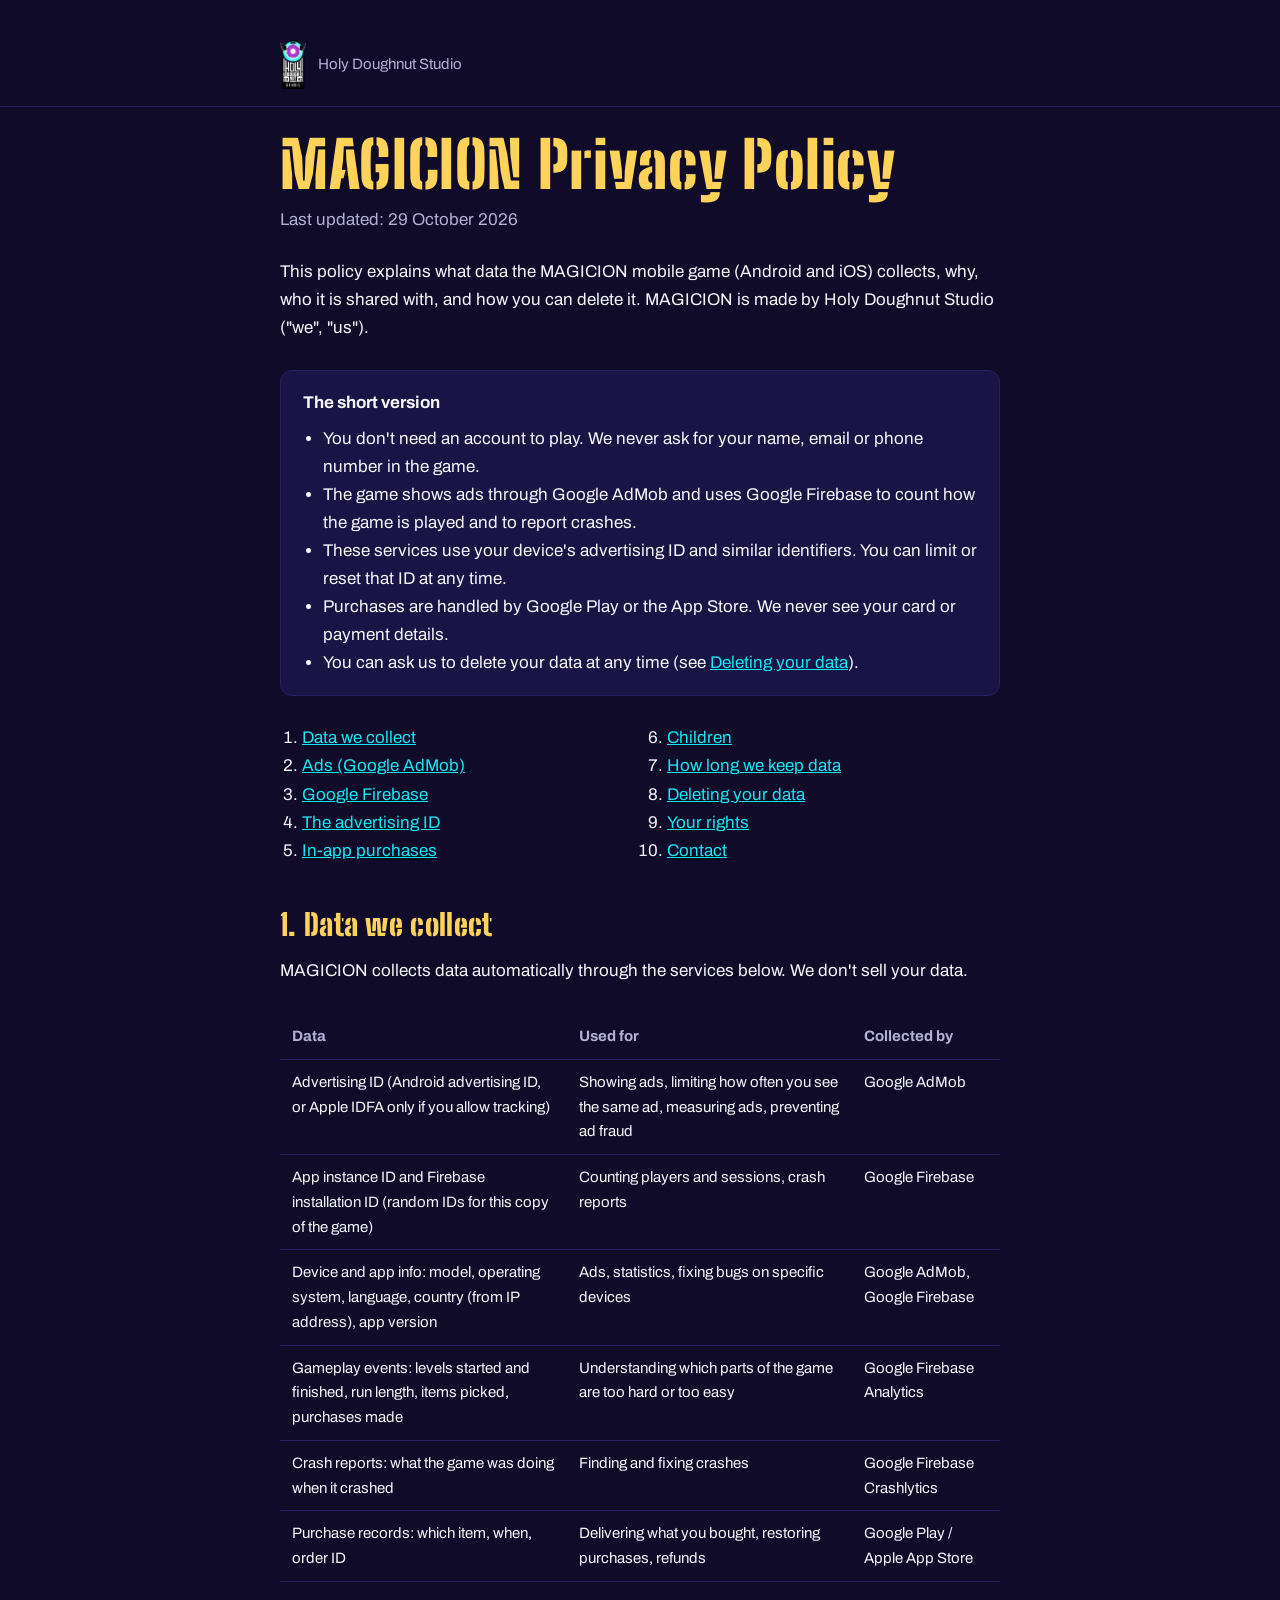
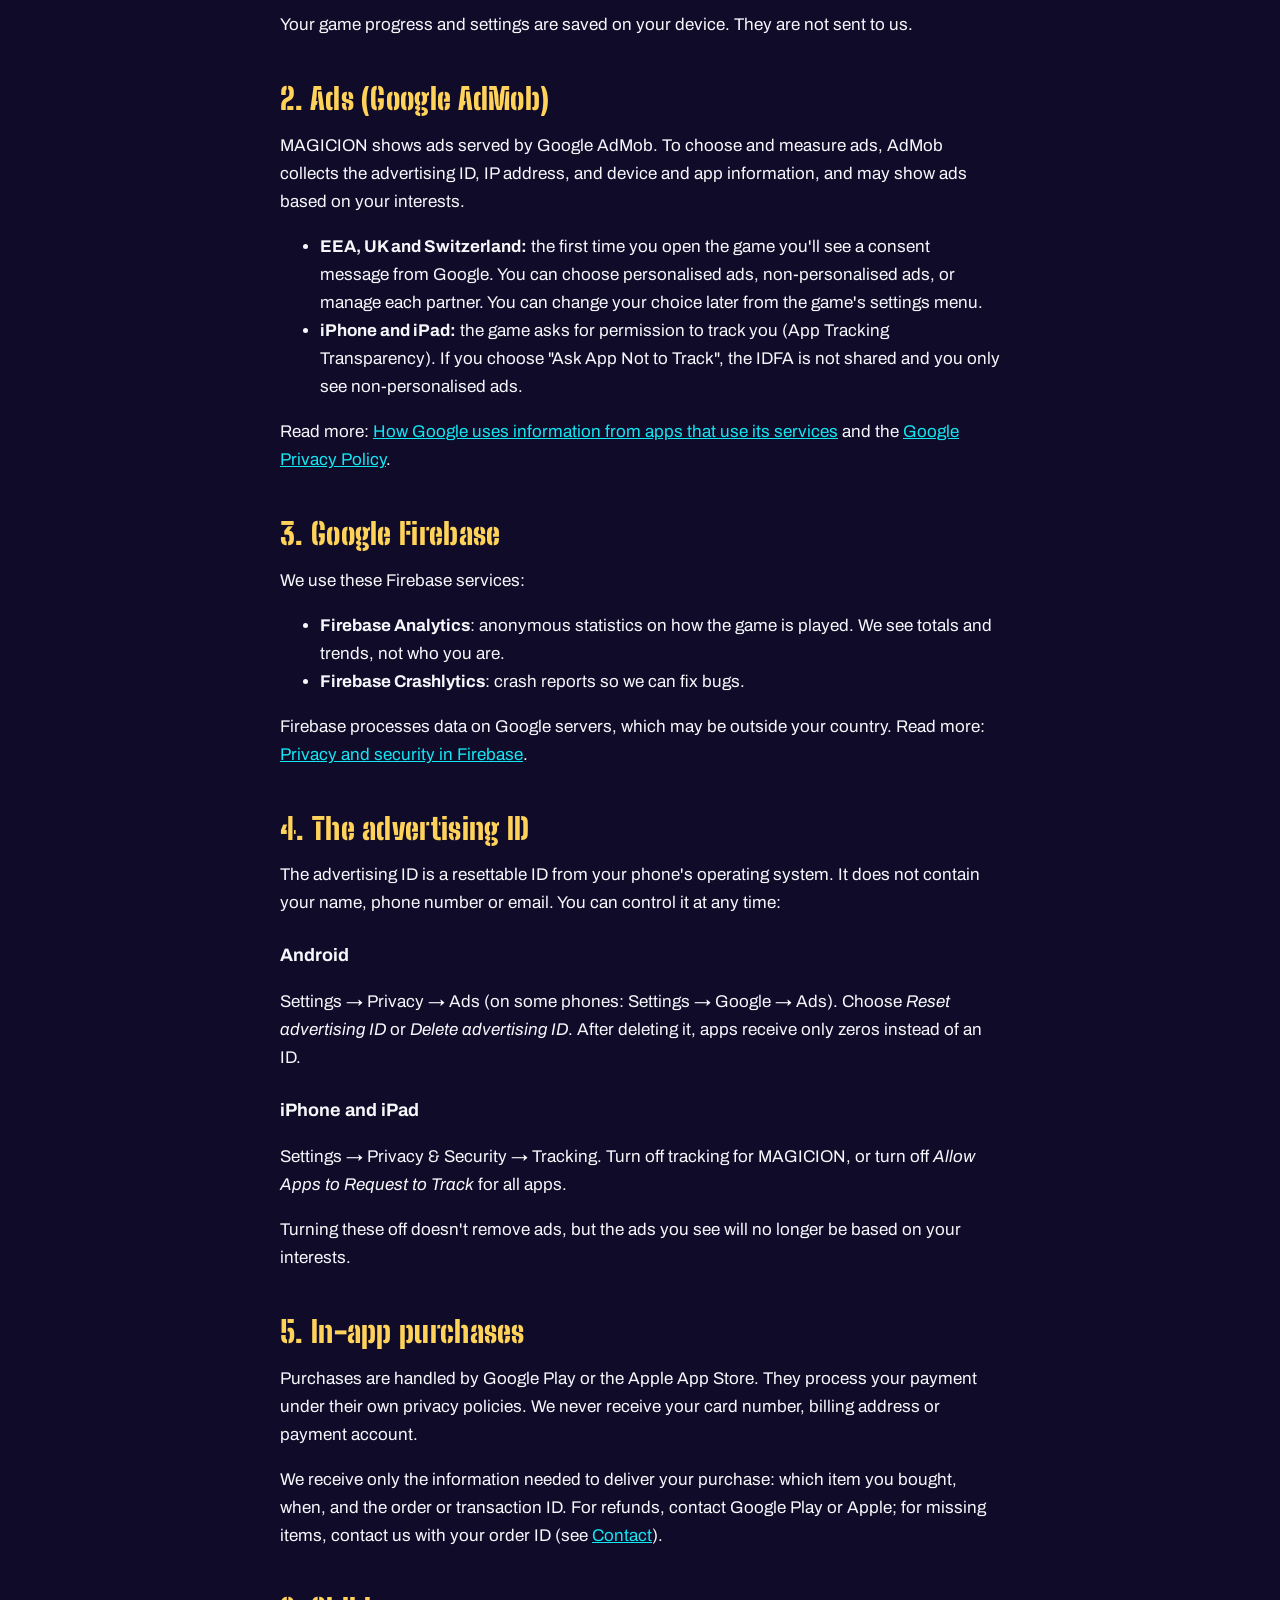
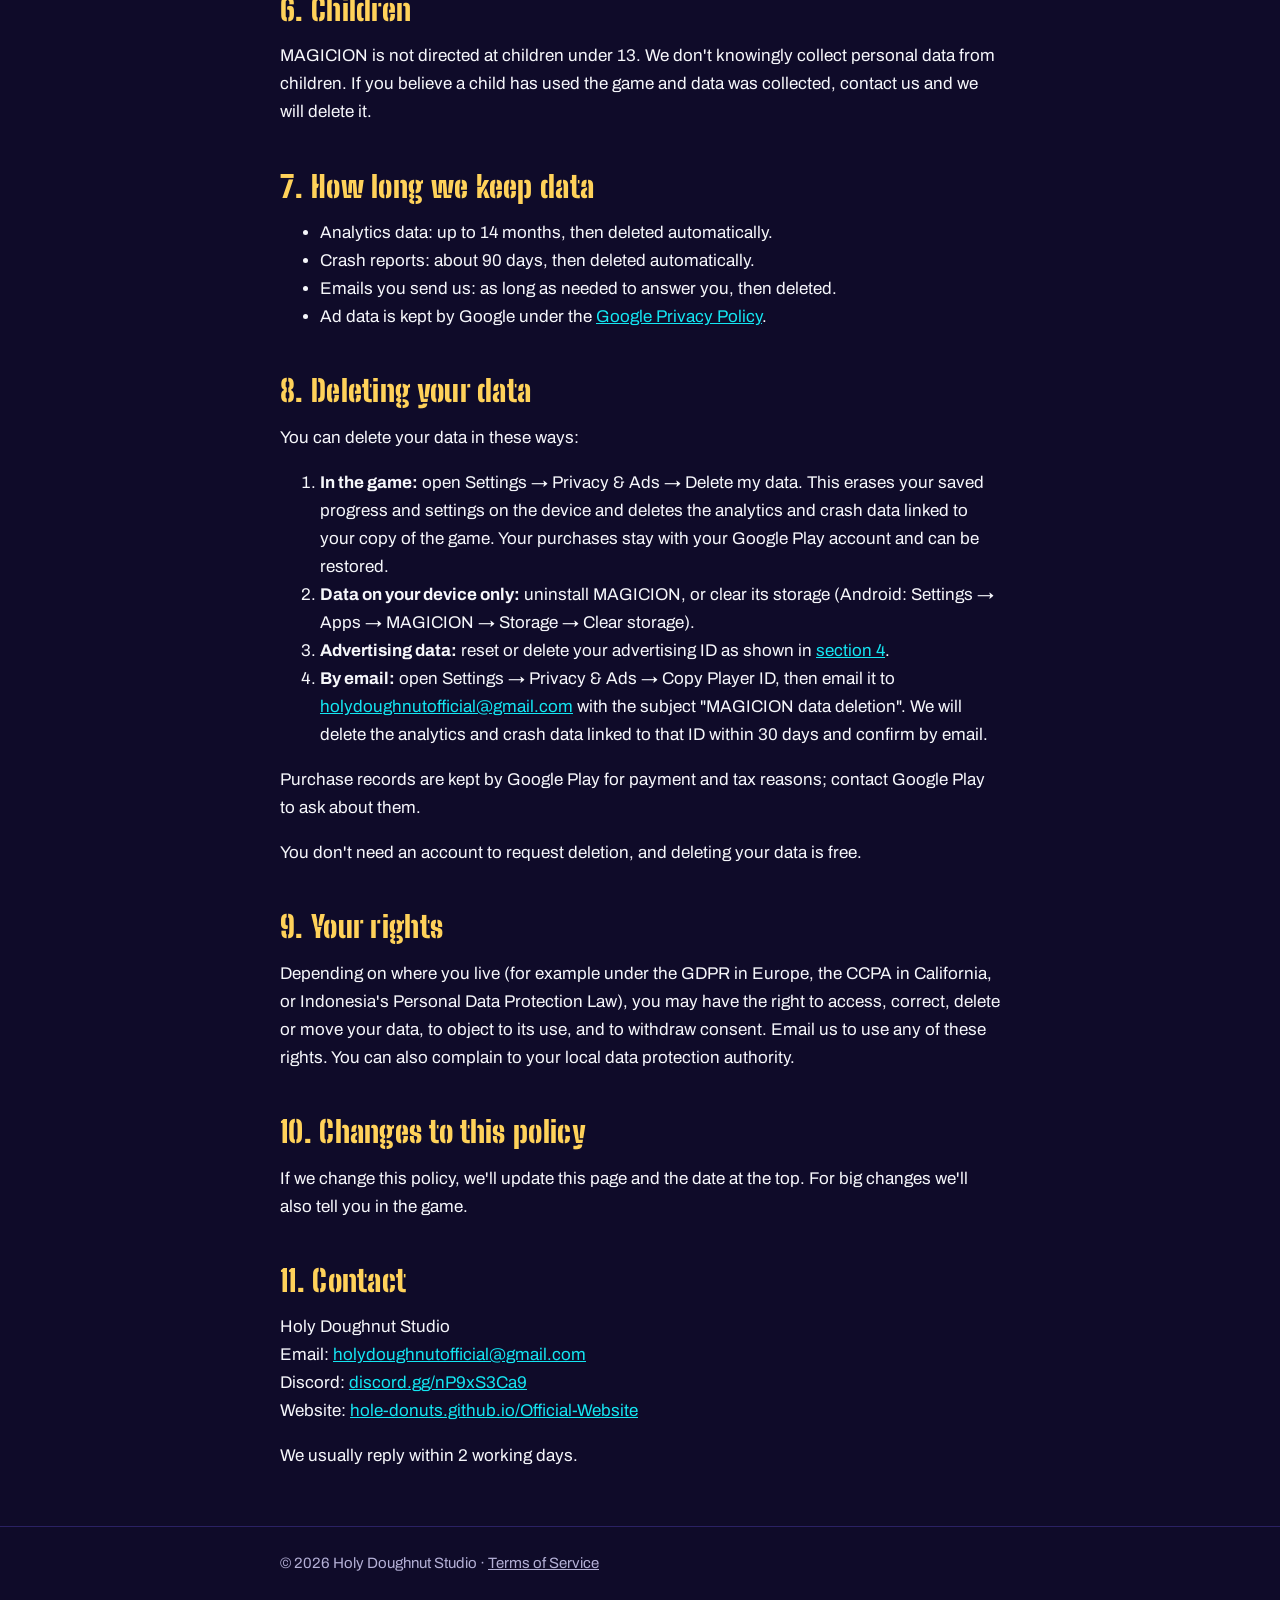
<file: magicion/privacy/index.html>
<!DOCTYPE html>
<html lang="en">
<head>
  <meta charset="UTF-8">
  <meta name="viewport" content="width=device-width, initial-scale=1">
  <title>MAGICION Privacy Policy · Holy Doughnut Studio</title>
  <meta name="description" content="How the MAGICION mobile game handles your data: ads (AdMob), Firebase, the advertising ID, in-app purchases and how to delete your data.">
  <meta name="theme-color" content="#0f0b29">
  <link rel="canonical" href="https://hole-donuts.github.io/Official-Website/magicion/privacy/">
  <link rel="icon" href="../../assets/favicon.ico" sizes="any">
  <link rel="icon" type="image/png" sizes="32x32" href="../../assets/favicon-32.png">
  <link rel="apple-touch-icon" href="../../assets/apple-touch-icon.png">
  <link rel="preconnect" href="https://fonts.googleapis.com">
  <link rel="preconnect" href="https://fonts.gstatic.com" crossorigin>
  <link rel="stylesheet" href="https://fonts.googleapis.com/css2?family=Big+Shoulders+Stencil+Display:wght@900&family=Archivo:wght@400;700&display=swap">
  <style>
    :root {
      --sky: #0f0b29;
      --sky-2: #1a1446;
      --line: #2a2163;
      --white: #f6f7fb;
      --white-dim: #b4b0d6;
      --gold: #ffd25a;
      --cyan: #14e6f2;
    }
    * { box-sizing: border-box; }
    html { scroll-padding-top: 24px; }
    body {
      margin: 0;
      background: var(--sky);
      color: var(--white);
      font: 400 17px/1.65 "Archivo", system-ui, sans-serif;
    }
    a { color: var(--cyan); }
    .wrap { max-width: 760px; margin: 0 auto; padding: 0 20px; }
    header { padding: 40px 0 8px; border-bottom: 1px solid var(--line); }
    .studio { display: inline-flex; align-items: center; gap: 12px; color: var(--white-dim); text-decoration: none; font-size: 15px; }
    .studio img { width: 26px; height: auto; }
    h1, h2 { font-family: "Big Shoulders Stencil Display", Impact, sans-serif; font-weight: 900; color: var(--gold); line-height: 1.05; letter-spacing: 0.01em; }
    h1 { font-size: clamp(40px, 9vw, 64px); margin: 24px 0 8px; }
    h2 { font-size: 30px; margin: 44px 0 10px; }
    h3 { font-size: 18px; margin: 24px 0 4px; }
    .meta { color: var(--white-dim); margin: 0 0 24px; }
    .summary { background: var(--sky-2); border: 1px solid var(--line); border-radius: 12px; padding: 18px 22px; margin: 28px 0; }
    .summary ul { margin: 8px 0 0; padding-left: 20px; }
    nav.toc { margin: 24px 0; }
    nav.toc ol { margin: 0; padding-left: 22px; columns: 2; column-gap: 32px; }
    @media (max-width: 560px) { nav.toc ol { columns: 1; } }
    table { width: 100%; border-collapse: collapse; margin: 12px 0; font-size: 15px; }
    th, td { text-align: left; vertical-align: top; padding: 10px 12px; border-bottom: 1px solid var(--line); }
    th { color: var(--white-dim); font-weight: 700; }
    .table-scroll { overflow-x: auto; }
    .table-scroll table { min-width: 520px; }
    code { background: var(--sky-2); padding: 1px 6px; border-radius: 4px; font-size: 0.92em; }
    footer { margin-top: 56px; padding: 24px 0 40px; border-top: 1px solid var(--line); color: var(--white-dim); font-size: 15px; }
    footer a { color: var(--white-dim); }
  </style>
</head>
<body>
  <header>
    <div class="wrap">
      <a class="studio" href="../../#magicion"><img src="../../assets/logo.png" alt="" width="451" height="842">Holy Doughnut Studio</a>
    </div>
  </header>

  <main class="wrap">
    <h1>MAGICION Privacy Policy</h1>
    <p class="meta">Last updated: 29 October 2026</p>

    <p>This policy explains what data the MAGICION mobile game (Android and iOS) collects, why, who it is shared with, and how you can delete it. MAGICION is made by Holy Doughnut Studio ("we", "us").</p>

    <div class="summary">
      <strong>The short version</strong>
      <ul>
        <li>You don't need an account to play. We never ask for your name, email or phone number in the game.</li>
        <li>The game shows ads through Google AdMob and uses Google Firebase to count how the game is played and to report crashes.</li>
        <li>These services use your device's advertising ID and similar identifiers. You can limit or reset that ID at any time.</li>
        <li>Purchases are handled by Google Play or the App Store. We never see your card or payment details.</li>
        <li>You can ask us to delete your data at any time (see <a href="#delete">Deleting your data</a>).</li>
      </ul>
    </div>

    <nav class="toc" aria-label="Contents">
      <ol>
        <li><a href="#collect">Data we collect</a></li>
        <li><a href="#ads">Ads (Google AdMob)</a></li>
        <li><a href="#firebase">Google Firebase</a></li>
        <li><a href="#ad-id">The advertising ID</a></li>
        <li><a href="#purchases">In-app purchases</a></li>
        <li><a href="#children">Children</a></li>
        <li><a href="#retention">How long we keep data</a></li>
        <li><a href="#delete">Deleting your data</a></li>
        <li><a href="#rights">Your rights</a></li>
        <li><a href="#contact">Contact</a></li>
      </ol>
    </nav>

    <h2 id="collect">1. Data we collect</h2>
    <p>MAGICION collects data automatically through the services below. We don't sell your data.</p>
    <div class="table-scroll">
      <table>
        <thead><tr><th>Data</th><th>Used for</th><th>Collected by</th></tr></thead>
        <tbody>
          <tr><td>Advertising ID (Android advertising ID, or Apple IDFA only if you allow tracking)</td><td>Showing ads, limiting how often you see the same ad, measuring ads, preventing ad fraud</td><td>Google AdMob</td></tr>
          <tr><td>App instance ID and Firebase installation ID (random IDs for this copy of the game)</td><td>Counting players and sessions, crash reports</td><td>Google Firebase</td></tr>
          <tr><td>Device and app info: model, operating system, language, country (from IP address), app version</td><td>Ads, statistics, fixing bugs on specific devices</td><td>Google AdMob, Google Firebase</td></tr>
          <tr><td>Gameplay events: levels started and finished, run length, items picked, purchases made</td><td>Understanding which parts of the game are too hard or too easy</td><td>Google Firebase Analytics</td></tr>
          <tr><td>Crash reports: what the game was doing when it crashed</td><td>Finding and fixing crashes</td><td>Google Firebase Crashlytics</td></tr>
          <tr><td>Purchase records: which item, when, order ID</td><td>Delivering what you bought, restoring purchases, refunds</td><td>Google Play / Apple App Store</td></tr>
        </tbody>
      </table>
    </div>
    <p>Your game progress and settings are saved on your device. They are not sent to us.</p>

    <h2 id="ads">2. Ads (Google AdMob)</h2>
    <p>MAGICION shows ads served by Google AdMob. To choose and measure ads, AdMob collects the advertising ID, IP address, and device and app information, and may show ads based on your interests.</p>
    <ul>
      <li><strong>EEA, UK and Switzerland:</strong> the first time you open the game you'll see a consent message from Google. You can choose personalised ads, non-personalised ads, or manage each partner. You can change your choice later from the game's settings menu.</li>
      <li><strong>iPhone and iPad:</strong> the game asks for permission to track you (App Tracking Transparency). If you choose "Ask App Not to Track", the IDFA is not shared and you only see non-personalised ads.</li>
    </ul>
    <p>Read more: <a href="https://policies.google.com/technologies/partner-sites" rel="noopener">How Google uses information from apps that use its services</a> and the <a href="https://policies.google.com/privacy" rel="noopener">Google Privacy Policy</a>.</p>

    <h2 id="firebase">3. Google Firebase</h2>
    <p>We use these Firebase services:</p>
    <ul>
      <li><strong>Firebase Analytics</strong>: anonymous statistics on how the game is played. We see totals and trends, not who you are.</li>
      <li><strong>Firebase Crashlytics</strong>: crash reports so we can fix bugs.</li>
    </ul>
    <p>Firebase processes data on Google servers, which may be outside your country. Read more: <a href="https://firebase.google.com/support/privacy" rel="noopener">Privacy and security in Firebase</a>.</p>

    <h2 id="ad-id">4. The advertising ID</h2>
    <p>The advertising ID is a resettable ID from your phone's operating system. It does not contain your name, phone number or email. You can control it at any time:</p>
    <h3>Android</h3>
    <p>Settings → Privacy → Ads (on some phones: Settings → Google → Ads). Choose <em>Reset advertising ID</em> or <em>Delete advertising ID</em>. After deleting it, apps receive only zeros instead of an ID.</p>
    <h3>iPhone and iPad</h3>
    <p>Settings → Privacy &amp; Security → Tracking. Turn off tracking for MAGICION, or turn off <em>Allow Apps to Request to Track</em> for all apps.</p>
    <p>Turning these off doesn't remove ads, but the ads you see will no longer be based on your interests.</p>

    <h2 id="purchases">5. In-app purchases</h2>
    <p>Purchases are handled by Google Play or the Apple App Store. They process your payment under their own privacy policies. We never receive your card number, billing address or payment account.</p>
    <p>We receive only the information needed to deliver your purchase: which item you bought, when, and the order or transaction ID. For refunds, contact Google Play or Apple; for missing items, contact us with your order ID (see <a href="#contact">Contact</a>).</p>

    <h2 id="children">6. Children</h2>
    <p>MAGICION is not directed at children under 13. We don't knowingly collect personal data from children. If you believe a child has used the game and data was collected, contact us and we will delete it.</p>

    <h2 id="retention">7. How long we keep data</h2>
    <ul>
      <li>Analytics data: up to 14 months, then deleted automatically.</li>
      <li>Crash reports: about 90 days, then deleted automatically.</li>
      <li>Emails you send us: as long as needed to answer you, then deleted.</li>
      <li>Ad data is kept by Google under the <a href="https://policies.google.com/privacy" rel="noopener">Google Privacy Policy</a>.</li>
    </ul>

    <h2 id="delete">8. Deleting your data</h2>
    <p>You can delete your data in these ways:</p>
    <ol>
      <li><strong>In the game:</strong> open Settings → Privacy &amp; Ads → Delete my data. This erases your saved progress and settings on the device and deletes the analytics and crash data linked to your copy of the game. Your purchases stay with your Google Play account and can be restored.</li>
      <li><strong>Data on your device only:</strong> uninstall MAGICION, or clear its storage (Android: Settings → Apps → MAGICION → Storage → Clear storage).</li>
      <li><strong>Advertising data:</strong> reset or delete your advertising ID as shown in <a href="#ad-id">section 4</a>.</li>
      <li><strong>By email:</strong> open Settings → Privacy &amp; Ads → Copy Player ID, then email it to <a href="mailto:holydoughnutofficial@gmail.com?subject=MAGICION%20data%20deletion">holydoughnutofficial@gmail.com</a> with the subject "MAGICION data deletion". We will delete the analytics and crash data linked to that ID within 30 days and confirm by email.</li>
    </ol>
    <p>Purchase records are kept by Google Play for payment and tax reasons; contact Google Play to ask about them.</p>
    <p>You don't need an account to request deletion, and deleting your data is free.</p>

    <h2 id="rights">9. Your rights</h2>
    <p>Depending on where you live (for example under the GDPR in Europe, the CCPA in California, or Indonesia's Personal Data Protection Law), you may have the right to access, correct, delete or move your data, to object to its use, and to withdraw consent. Email us to use any of these rights. You can also complain to your local data protection authority.</p>

    <h2>10. Changes to this policy</h2>
    <p>If we change this policy, we'll update this page and the date at the top. For big changes we'll also tell you in the game.</p>

    <h2 id="contact">11. Contact</h2>
    <p>Holy Doughnut Studio<br>
      Email: <a href="mailto:holydoughnutofficial@gmail.com">holydoughnutofficial@gmail.com</a><br>
      Discord: <a href="https://discord.gg/nP9xS3Ca9" rel="noopener">discord.gg/nP9xS3Ca9</a><br>
      Website: <a href="../../">hole-donuts.github.io/Official-Website</a></p>
    <p>We usually reply within 2 working days.</p>
  </main>

  <footer>
    <div class="wrap">© 2026 Holy Doughnut Studio · <a href="../terms/">Terms of Service</a></div>
  </footer>
</body>
</html>
</file>
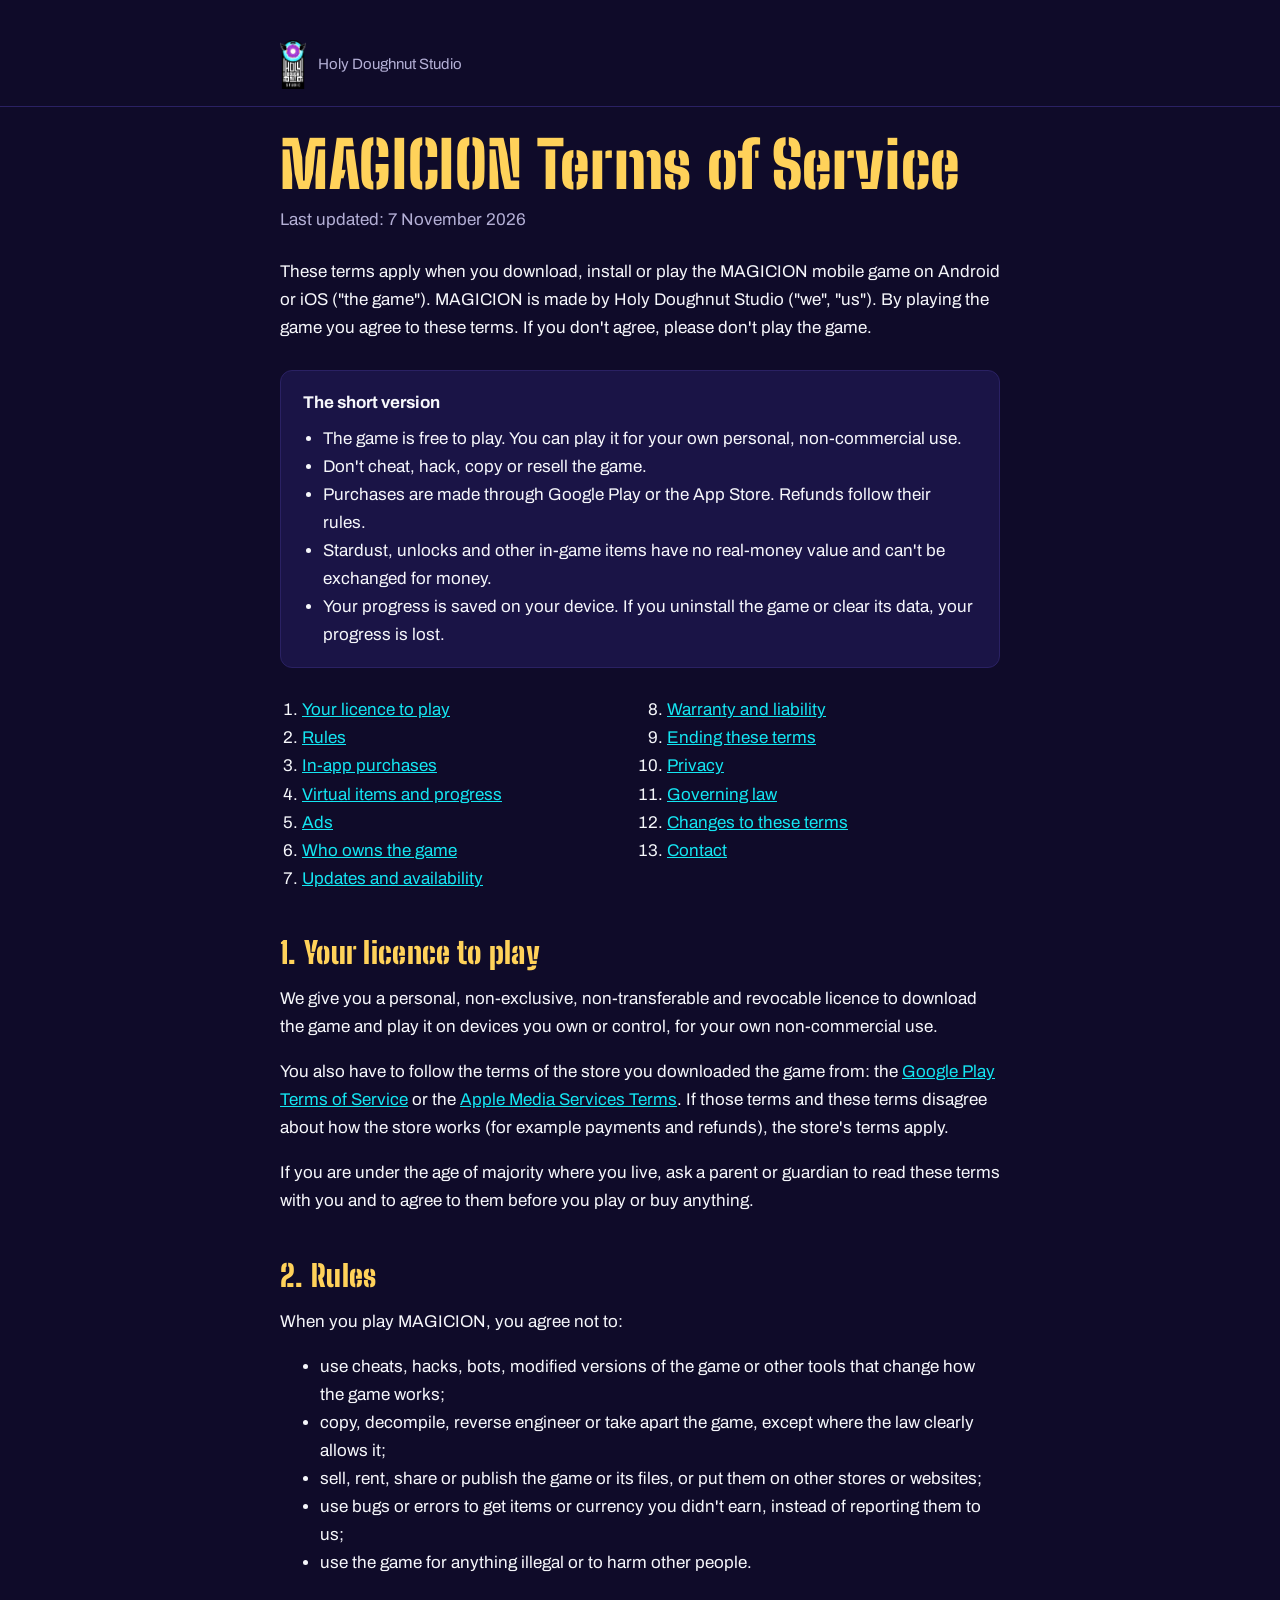
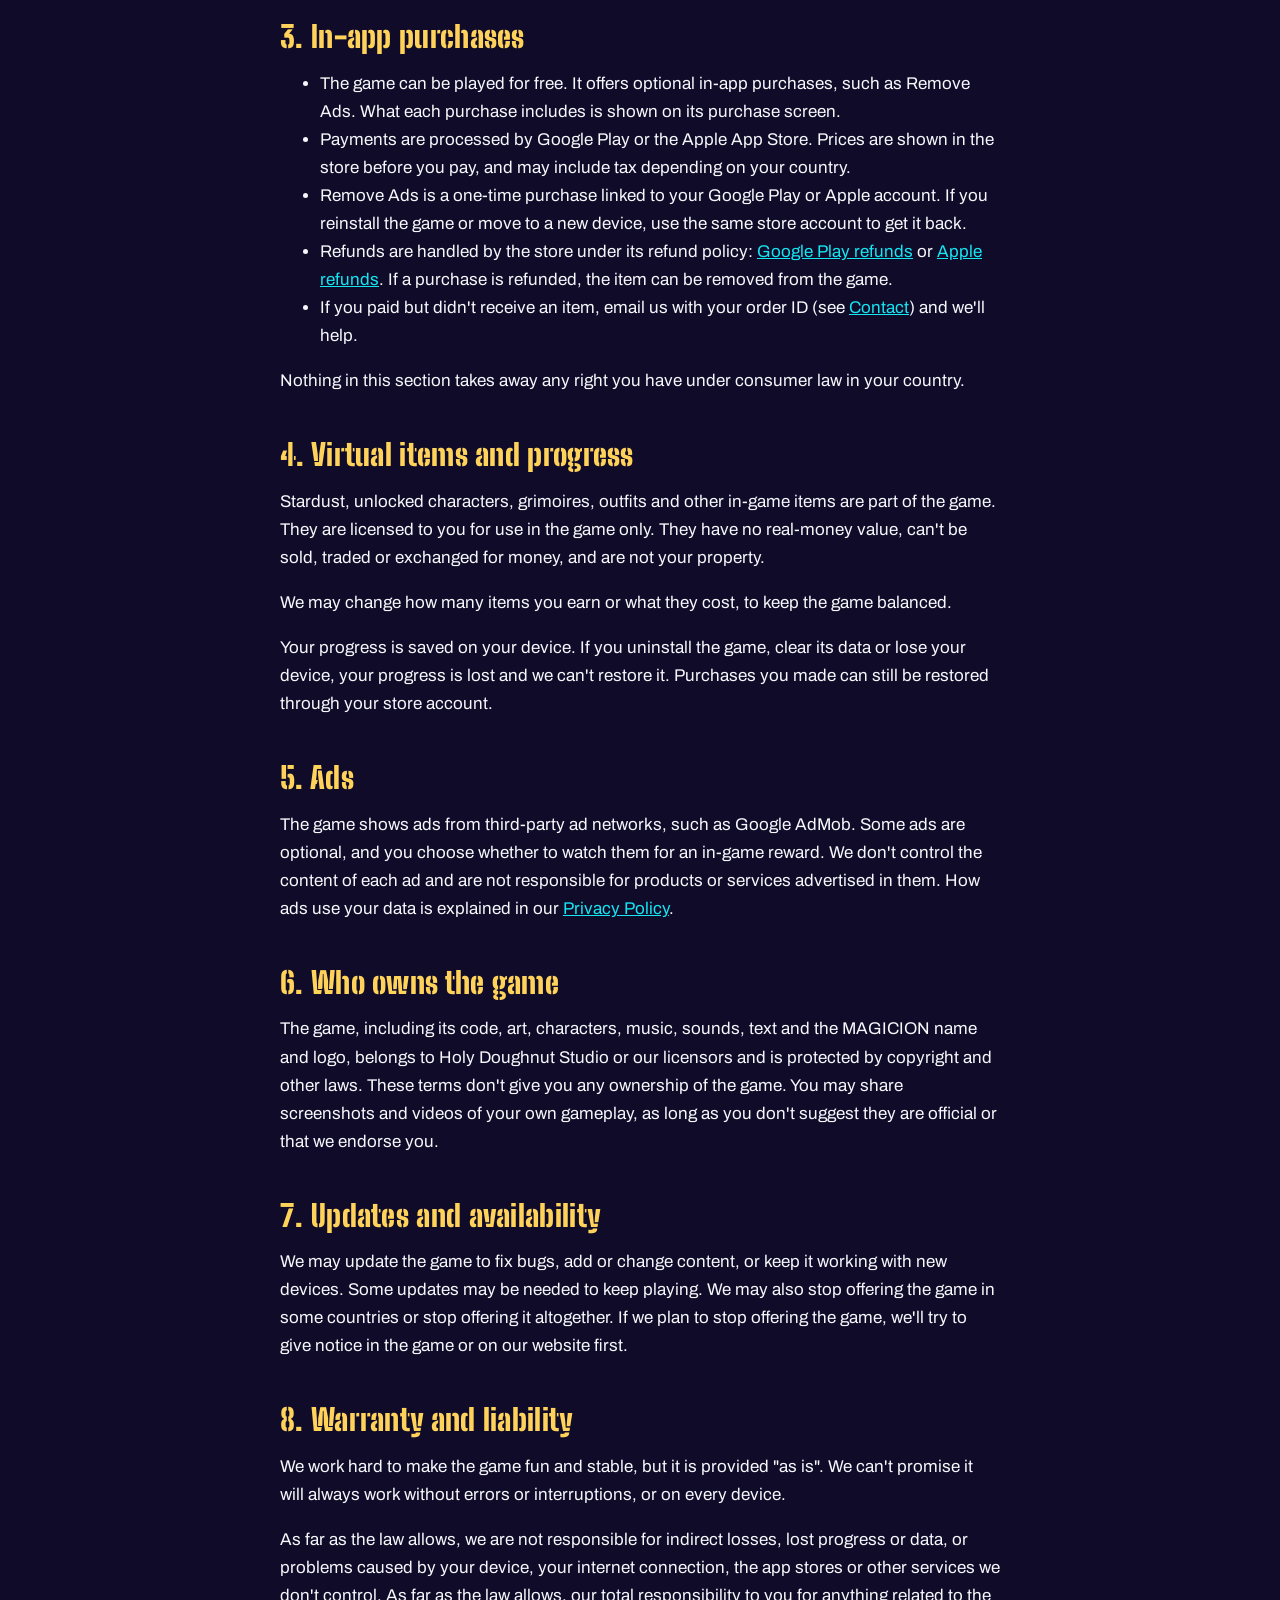
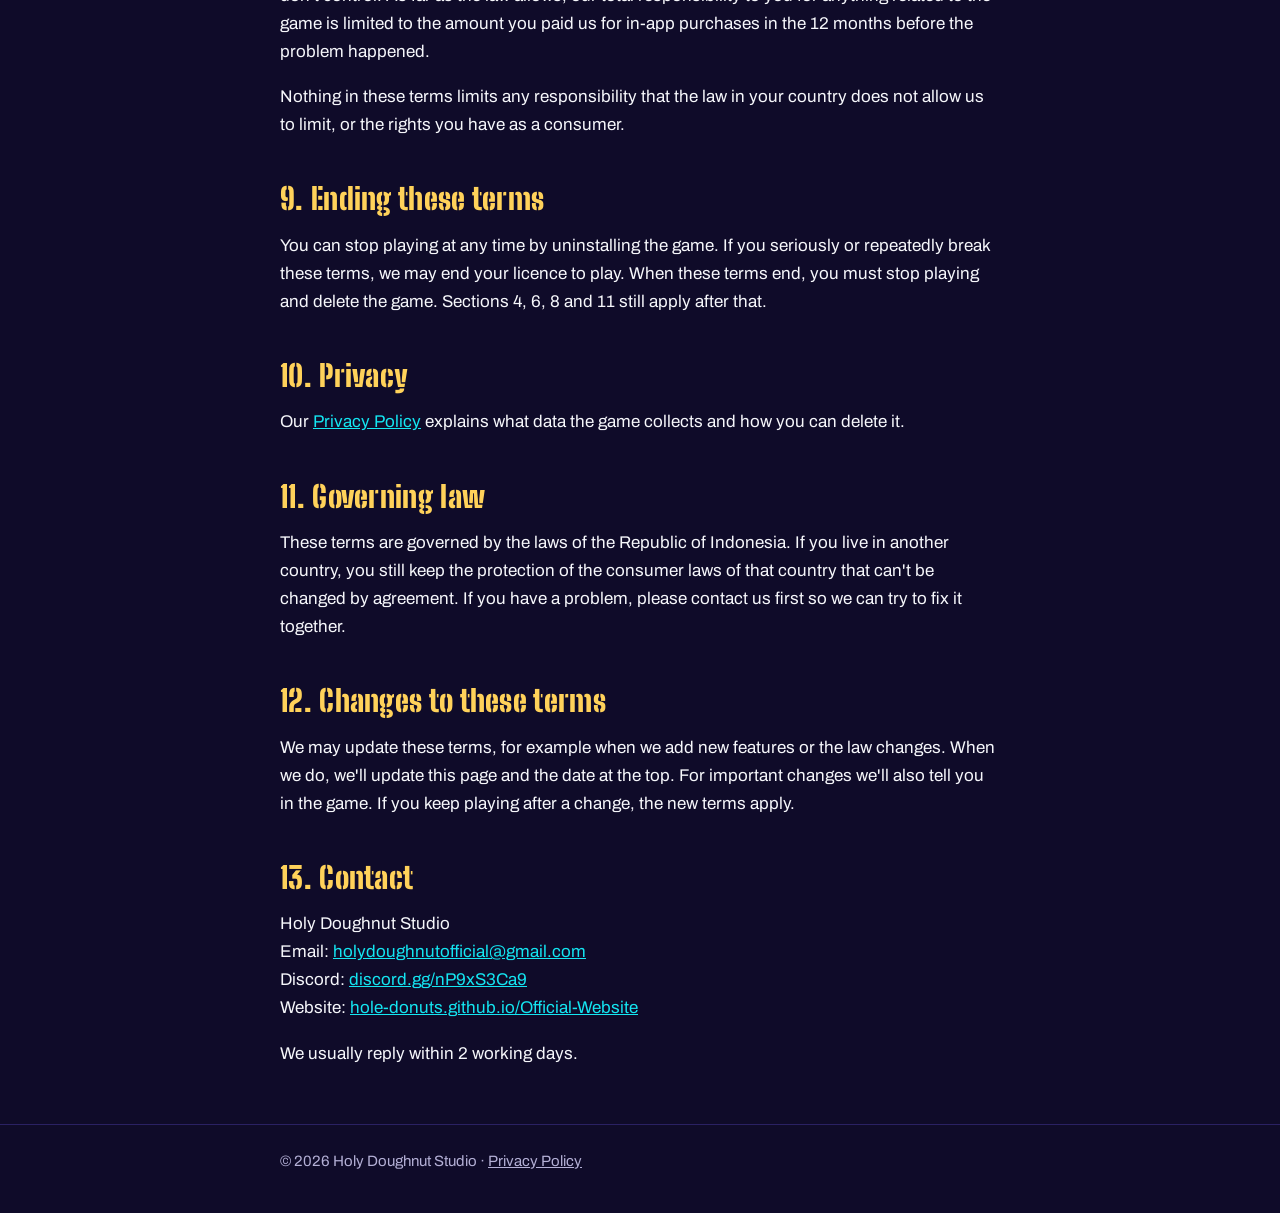
<file: magicion/terms/index.html>
<!DOCTYPE html>
<html lang="en">
<head>
  <meta charset="UTF-8">
  <meta name="viewport" content="width=device-width, initial-scale=1">
  <title>MAGICION Terms of Service · Holy Doughnut Studio</title>
  <meta name="description" content="The rules for playing MAGICION: your licence to play, in-app purchases, ads, virtual items, and what happens if something goes wrong.">
  <meta name="theme-color" content="#0f0b29">
  <link rel="canonical" href="https://hole-donuts.github.io/Official-Website/magicion/terms/">
  <link rel="icon" href="../../assets/favicon.ico" sizes="any">
  <link rel="icon" type="image/png" sizes="32x32" href="../../assets/favicon-32.png">
  <link rel="apple-touch-icon" href="../../assets/apple-touch-icon.png">
  <link rel="preconnect" href="https://fonts.googleapis.com">
  <link rel="preconnect" href="https://fonts.gstatic.com" crossorigin>
  <link rel="stylesheet" href="https://fonts.googleapis.com/css2?family=Big+Shoulders+Stencil+Display:wght@900&family=Archivo:wght@400;700&display=swap">
  <style>
    :root {
      --sky: #0f0b29;
      --sky-2: #1a1446;
      --line: #2a2163;
      --white: #f6f7fb;
      --white-dim: #b4b0d6;
      --gold: #ffd25a;
      --cyan: #14e6f2;
    }
    * { box-sizing: border-box; }
    html { scroll-padding-top: 24px; }
    body {
      margin: 0;
      background: var(--sky);
      color: var(--white);
      font: 400 17px/1.65 "Archivo", system-ui, sans-serif;
    }
    a { color: var(--cyan); }
    .wrap { max-width: 760px; margin: 0 auto; padding: 0 20px; }
    header { padding: 40px 0 8px; border-bottom: 1px solid var(--line); }
    .studio { display: inline-flex; align-items: center; gap: 12px; color: var(--white-dim); text-decoration: none; font-size: 15px; }
    .studio img { width: 26px; height: auto; }
    h1, h2 { font-family: "Big Shoulders Stencil Display", Impact, sans-serif; font-weight: 900; color: var(--gold); line-height: 1.05; letter-spacing: 0.01em; }
    h1 { font-size: clamp(40px, 9vw, 64px); margin: 24px 0 8px; }
    h2 { font-size: 30px; margin: 44px 0 10px; }
    .meta { color: var(--white-dim); margin: 0 0 24px; }
    .summary { background: var(--sky-2); border: 1px solid var(--line); border-radius: 12px; padding: 18px 22px; margin: 28px 0; }
    .summary ul { margin: 8px 0 0; padding-left: 20px; }
    nav.toc { margin: 24px 0; }
    nav.toc ol { margin: 0; padding-left: 22px; columns: 2; column-gap: 32px; }
    @media (max-width: 560px) { nav.toc ol { columns: 1; } }
    footer { margin-top: 56px; padding: 24px 0 40px; border-top: 1px solid var(--line); color: var(--white-dim); font-size: 15px; }
    footer a { color: var(--white-dim); }
  </style>
</head>
<body>
  <header>
    <div class="wrap">
      <a class="studio" href="../../#magicion"><img src="../../assets/logo.png" alt="" width="451" height="842">Holy Doughnut Studio</a>
    </div>
  </header>

  <main class="wrap">
    <h1>MAGICION Terms of Service</h1>
    <p class="meta">Last updated: 7 November 2026</p>

    <p>These terms apply when you download, install or play the MAGICION mobile game on Android or iOS ("the game"). MAGICION is made by Holy Doughnut Studio ("we", "us"). By playing the game you agree to these terms. If you don't agree, please don't play the game.</p>

    <div class="summary">
      <strong>The short version</strong>
      <ul>
        <li>The game is free to play. You can play it for your own personal, non-commercial use.</li>
        <li>Don't cheat, hack, copy or resell the game.</li>
        <li>Purchases are made through Google Play or the App Store. Refunds follow their rules.</li>
        <li>Stardust, unlocks and other in-game items have no real-money value and can't be exchanged for money.</li>
        <li>Your progress is saved on your device. If you uninstall the game or clear its data, your progress is lost.</li>
      </ul>
    </div>

    <nav class="toc" aria-label="Contents">
      <ol>
        <li><a href="#licence">Your licence to play</a></li>
        <li><a href="#rules">Rules</a></li>
        <li><a href="#purchases">In-app purchases</a></li>
        <li><a href="#virtual">Virtual items and progress</a></li>
        <li><a href="#ads">Ads</a></li>
        <li><a href="#ownership">Who owns the game</a></li>
        <li><a href="#changes-game">Updates and availability</a></li>
        <li><a href="#liability">Warranty and liability</a></li>
        <li><a href="#ending">Ending these terms</a></li>
        <li><a href="#privacy">Privacy</a></li>
        <li><a href="#law">Governing law</a></li>
        <li><a href="#changes-terms">Changes to these terms</a></li>
        <li><a href="#contact">Contact</a></li>
      </ol>
    </nav>

    <h2 id="licence">1. Your licence to play</h2>
    <p>We give you a personal, non-exclusive, non-transferable and revocable licence to download the game and play it on devices you own or control, for your own non-commercial use.</p>
    <p>You also have to follow the terms of the store you downloaded the game from: the <a href="https://play.google.com/about/play-terms/" rel="noopener">Google Play Terms of Service</a> or the <a href="https://www.apple.com/legal/internet-services/itunes/" rel="noopener">Apple Media Services Terms</a>. If those terms and these terms disagree about how the store works (for example payments and refunds), the store's terms apply.</p>
    <p>If you are under the age of majority where you live, ask a parent or guardian to read these terms with you and to agree to them before you play or buy anything.</p>

    <h2 id="rules">2. Rules</h2>
    <p>When you play MAGICION, you agree not to:</p>
    <ul>
      <li>use cheats, hacks, bots, modified versions of the game or other tools that change how the game works;</li>
      <li>copy, decompile, reverse engineer or take apart the game, except where the law clearly allows it;</li>
      <li>sell, rent, share or publish the game or its files, or put them on other stores or websites;</li>
      <li>use bugs or errors to get items or currency you didn't earn, instead of reporting them to us;</li>
      <li>use the game for anything illegal or to harm other people.</li>
    </ul>

    <h2 id="purchases">3. In-app purchases</h2>
    <ul>
      <li>The game can be played for free. It offers optional in-app purchases, such as Remove Ads. What each purchase includes is shown on its purchase screen.</li>
      <li>Payments are processed by Google Play or the Apple App Store. Prices are shown in the store before you pay, and may include tax depending on your country.</li>
      <li>Remove Ads is a one-time purchase linked to your Google Play or Apple account. If you reinstall the game or move to a new device, use the same store account to get it back.</li>
      <li>Refunds are handled by the store under its refund policy: <a href="https://support.google.com/googleplay/answer/2479637" rel="noopener">Google Play refunds</a> or <a href="https://support.apple.com/118223" rel="noopener">Apple refunds</a>. If a purchase is refunded, the item can be removed from the game.</li>
      <li>If you paid but didn't receive an item, email us with your order ID (see <a href="#contact">Contact</a>) and we'll help.</li>
    </ul>
    <p>Nothing in this section takes away any right you have under consumer law in your country.</p>

    <h2 id="virtual">4. Virtual items and progress</h2>
    <p>Stardust, unlocked characters, grimoires, outfits and other in-game items are part of the game. They are licensed to you for use in the game only. They have no real-money value, can't be sold, traded or exchanged for money, and are not your property.</p>
    <p>We may change how many items you earn or what they cost, to keep the game balanced.</p>
    <p>Your progress is saved on your device. If you uninstall the game, clear its data or lose your device, your progress is lost and we can't restore it. Purchases you made can still be restored through your store account.</p>

    <h2 id="ads">5. Ads</h2>
    <p>The game shows ads from third-party ad networks, such as Google AdMob. Some ads are optional, and you choose whether to watch them for an in-game reward. We don't control the content of each ad and are not responsible for products or services advertised in them. How ads use your data is explained in our <a href="../privacy/">Privacy Policy</a>.</p>

    <h2 id="ownership">6. Who owns the game</h2>
    <p>The game, including its code, art, characters, music, sounds, text and the MAGICION name and logo, belongs to Holy Doughnut Studio or our licensors and is protected by copyright and other laws. These terms don't give you any ownership of the game. You may share screenshots and videos of your own gameplay, as long as you don't suggest they are official or that we endorse you.</p>

    <h2 id="changes-game">7. Updates and availability</h2>
    <p>We may update the game to fix bugs, add or change content, or keep it working with new devices. Some updates may be needed to keep playing. We may also stop offering the game in some countries or stop offering it altogether. If we plan to stop offering the game, we'll try to give notice in the game or on our website first.</p>

    <h2 id="liability">8. Warranty and liability</h2>
    <p>We work hard to make the game fun and stable, but it is provided "as is". We can't promise it will always work without errors or interruptions, or on every device.</p>
    <p>As far as the law allows, we are not responsible for indirect losses, lost progress or data, or problems caused by your device, your internet connection, the app stores or other services we don't control. As far as the law allows, our total responsibility to you for anything related to the game is limited to the amount you paid us for in-app purchases in the 12 months before the problem happened.</p>
    <p>Nothing in these terms limits any responsibility that the law in your country does not allow us to limit, or the rights you have as a consumer.</p>

    <h2 id="ending">9. Ending these terms</h2>
    <p>You can stop playing at any time by uninstalling the game. If you seriously or repeatedly break these terms, we may end your licence to play. When these terms end, you must stop playing and delete the game. Sections 4, 6, 8 and 11 still apply after that.</p>

    <h2 id="privacy">10. Privacy</h2>
    <p>Our <a href="../privacy/">Privacy Policy</a> explains what data the game collects and how you can delete it.</p>

    <h2 id="law">11. Governing law</h2>
    <p>These terms are governed by the laws of the Republic of Indonesia. If you live in another country, you still keep the protection of the consumer laws of that country that can't be changed by agreement. If you have a problem, please contact us first so we can try to fix it together.</p>

    <h2 id="changes-terms">12. Changes to these terms</h2>
    <p>We may update these terms, for example when we add new features or the law changes. When we do, we'll update this page and the date at the top. For important changes we'll also tell you in the game. If you keep playing after a change, the new terms apply.</p>

    <h2 id="contact">13. Contact</h2>
    <p>Holy Doughnut Studio<br>
      Email: <a href="mailto:holydoughnutofficial@gmail.com">holydoughnutofficial@gmail.com</a><br>
      Discord: <a href="https://discord.gg/nP9xS3Ca9" rel="noopener">discord.gg/nP9xS3Ca9</a><br>
      Website: <a href="../../">hole-donuts.github.io/Official-Website</a></p>
    <p>We usually reply within 2 working days.</p>
  </main>

  <footer>
    <div class="wrap">© 2026 Holy Doughnut Studio · <a href="../privacy/">Privacy Policy</a></div>
  </footer>
</body>
</html>
</file>
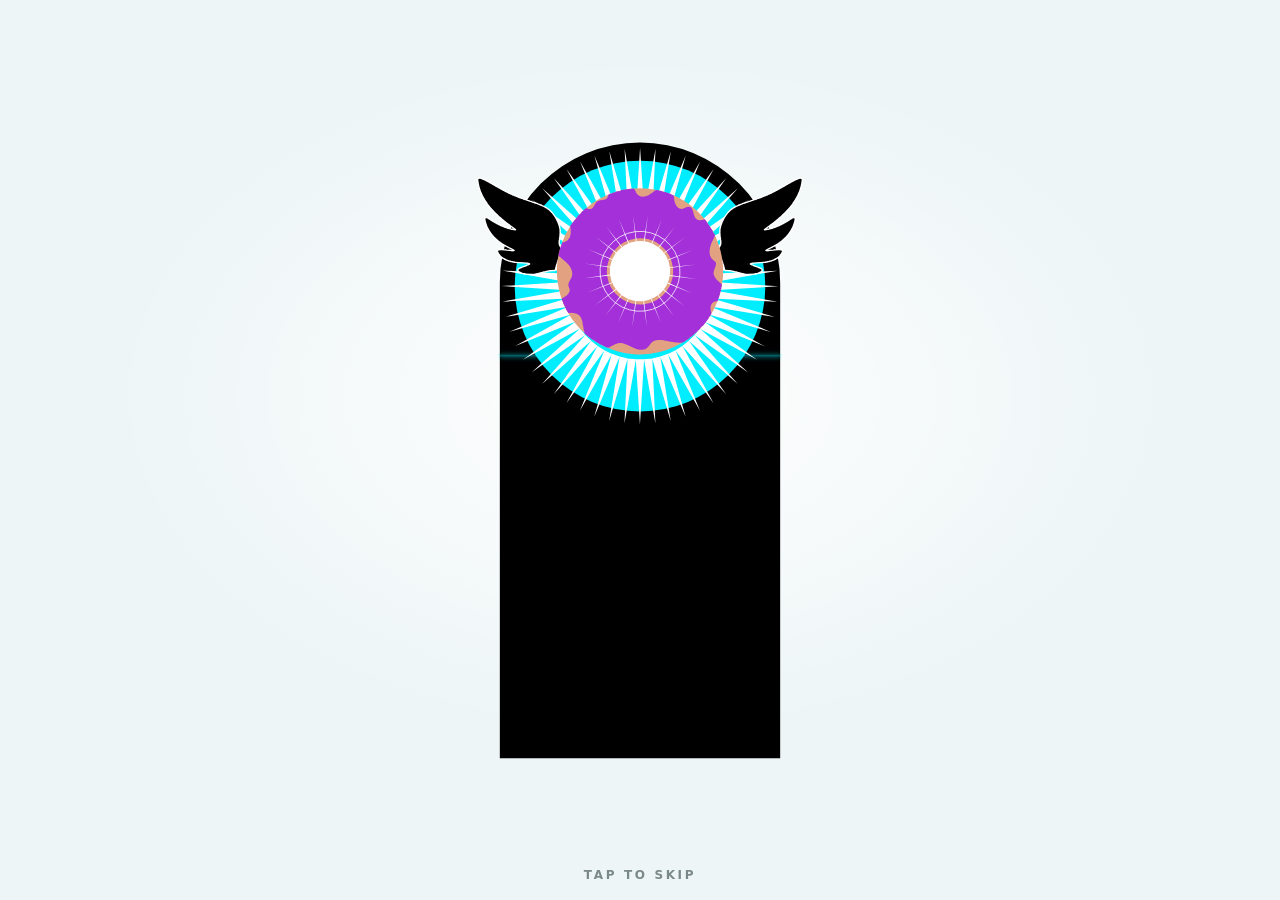
<file: assets/hds-splash/demo.html>
<!doctype html>
<html lang="en">
<head>
<meta charset="utf-8">
<meta name="viewport" content="width=device-width, initial-scale=1, viewport-fit=cover">
<title>Holy Doughnut Studio splash · demo</title>
<style>
  :root { color-scheme: light; }
  body { margin: 0; min-height: 100vh; display: grid; place-items: center; background: #fff6e8; color: #2b2d42;
    font: 16px/1.5 system-ui, -apple-system, "Segoe UI", sans-serif; }
  main { text-align: center; padding: 24px 16px; }
  h1 { font-size: 22px; margin: 0 0 6px; }
  p { margin: 0 0 18px; color: #5b5670; }
  .row { display: flex; flex-wrap: wrap; gap: 8px; justify-content: center; margin-bottom: 10px; }
  button { font: 600 14px system-ui, sans-serif; padding: 10px 16px; border-radius: 10px; border: 2px solid #2b2d42;
    background: #fff; cursor: pointer; }
  button:focus-visible { outline: 3px solid #e0457b; outline-offset: 2px; }
</style>
</head>
<body>
<main>
  <h1>Holy Doughnut Studio splash</h1>
  <p>This page is what sits "under" the splash. Tap or press a key to skip it.</p>
  <div class="row">
    <button data-theme="light">Play · light</button>
    <button data-theme="cyan">cyan</button>
    <button data-theme="purple">purple</button>
    <button data-theme="dark">dark</button>
  </div>
  <p id="status"></p>
</main>
<script src="hds-splash.js"></script>
<script>
  const status = document.getElementById('status');
  const play = theme => {
    status.textContent = 'Playing…';
    HDSSplash.show({ theme }).then(shown => { status.textContent = shown ? 'Done.' : 'Turned off (?nosplash or hds-nosplash).'; });
  };
  document.querySelectorAll('[data-theme]').forEach(b => b.addEventListener('click', () => play(b.dataset.theme)));
  play('light');
</script>
</body>
</html>
</file>
